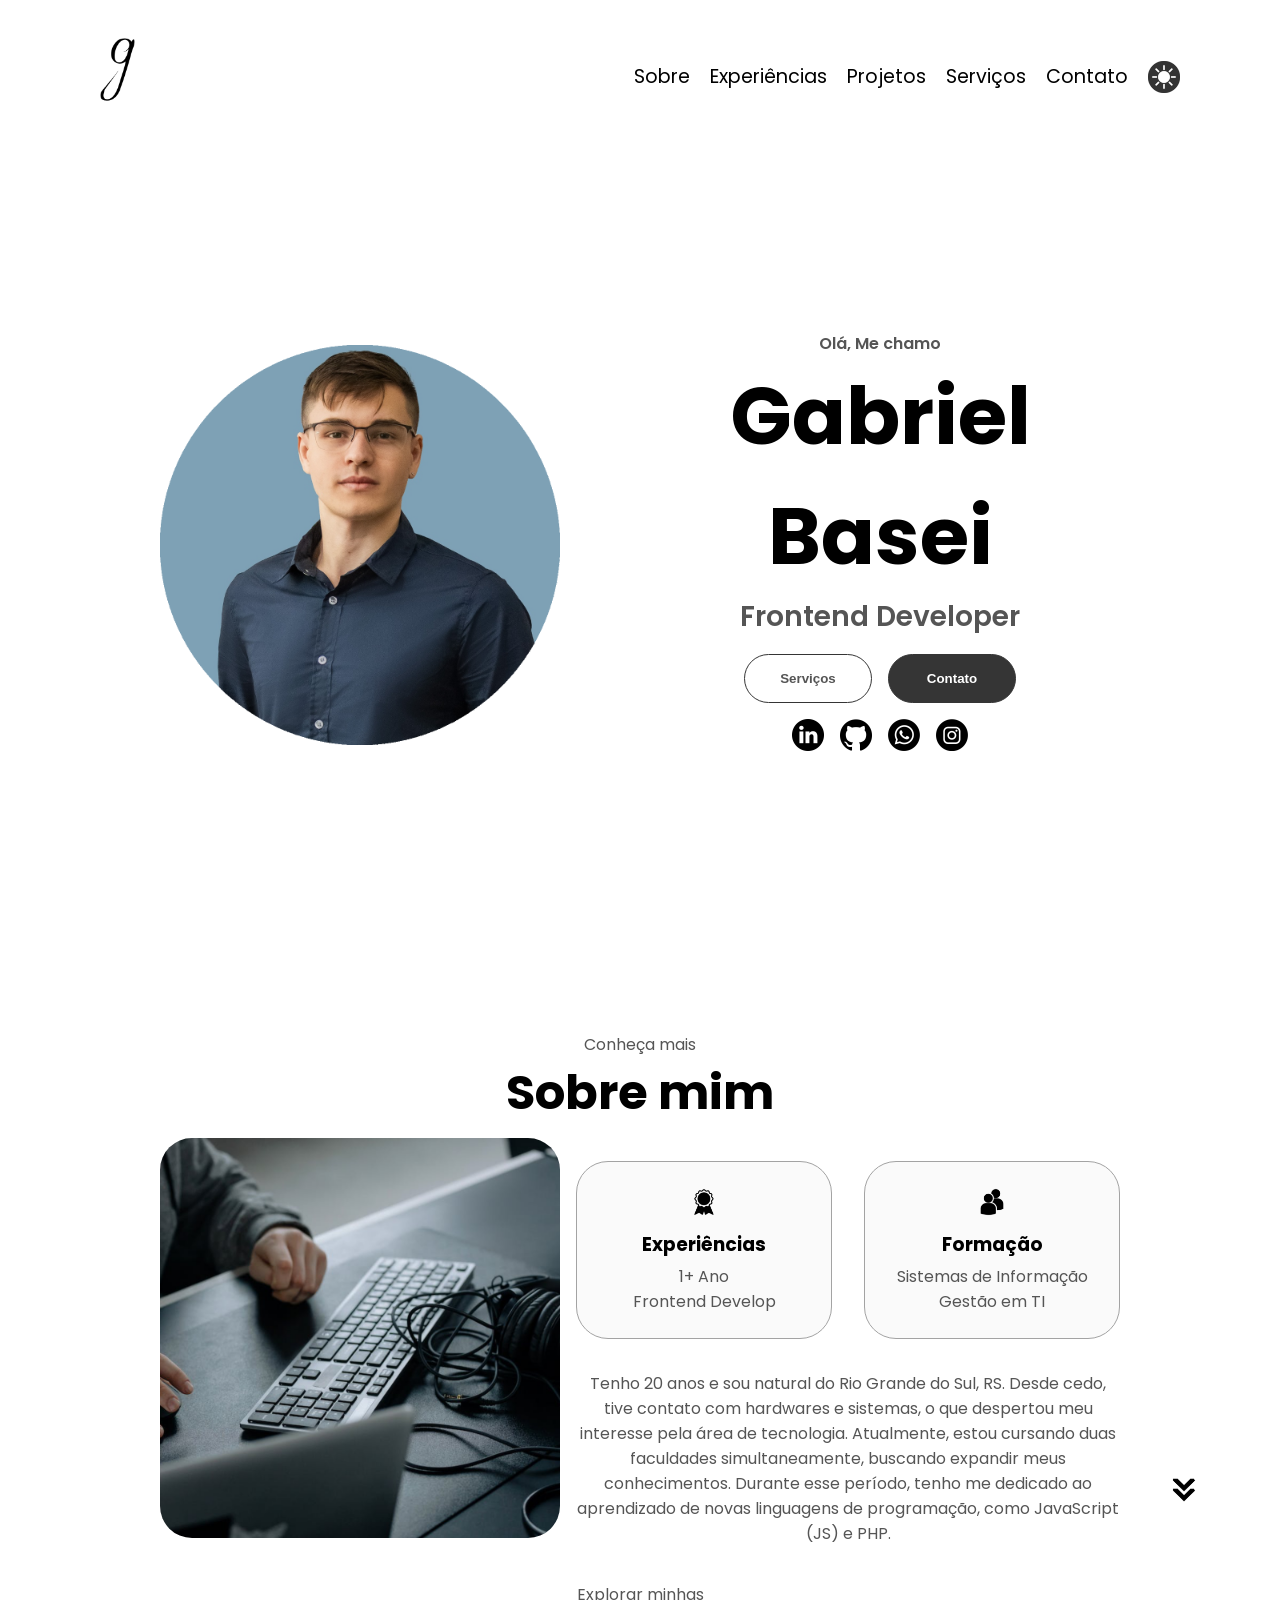
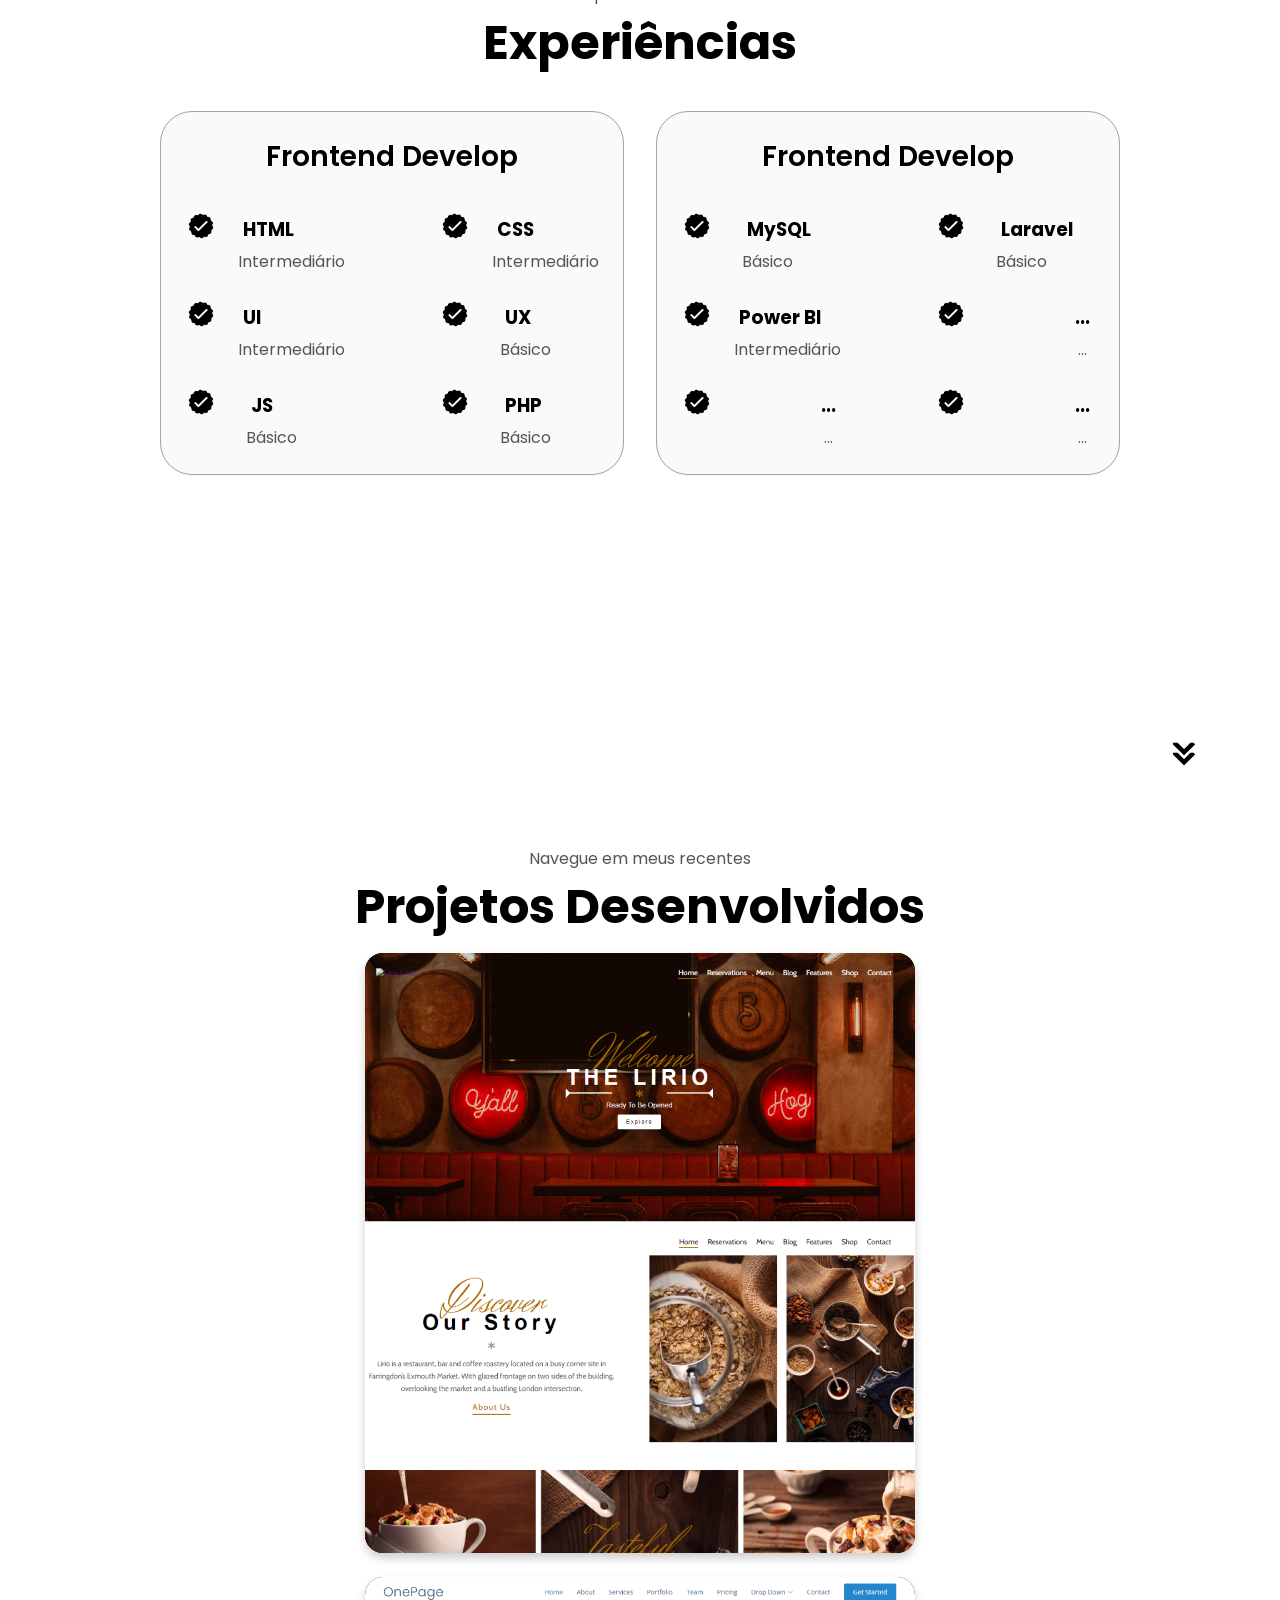
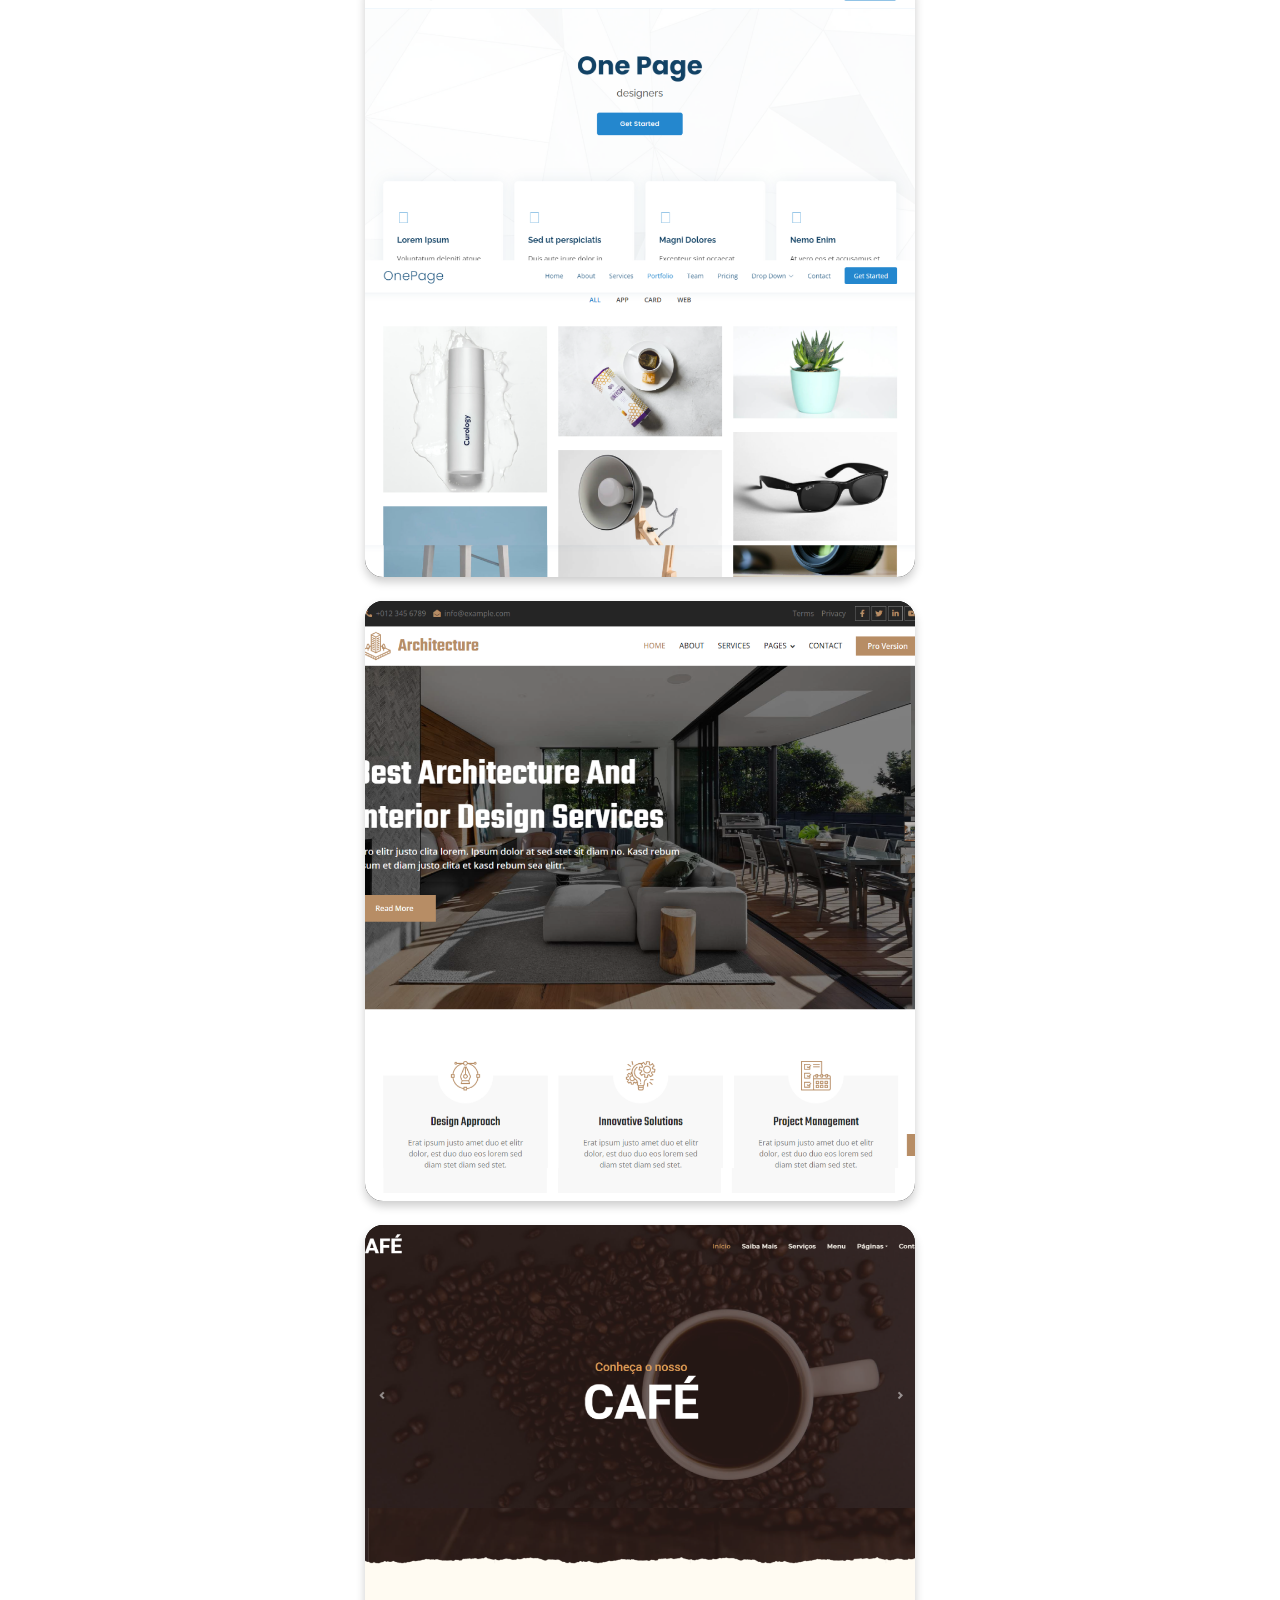
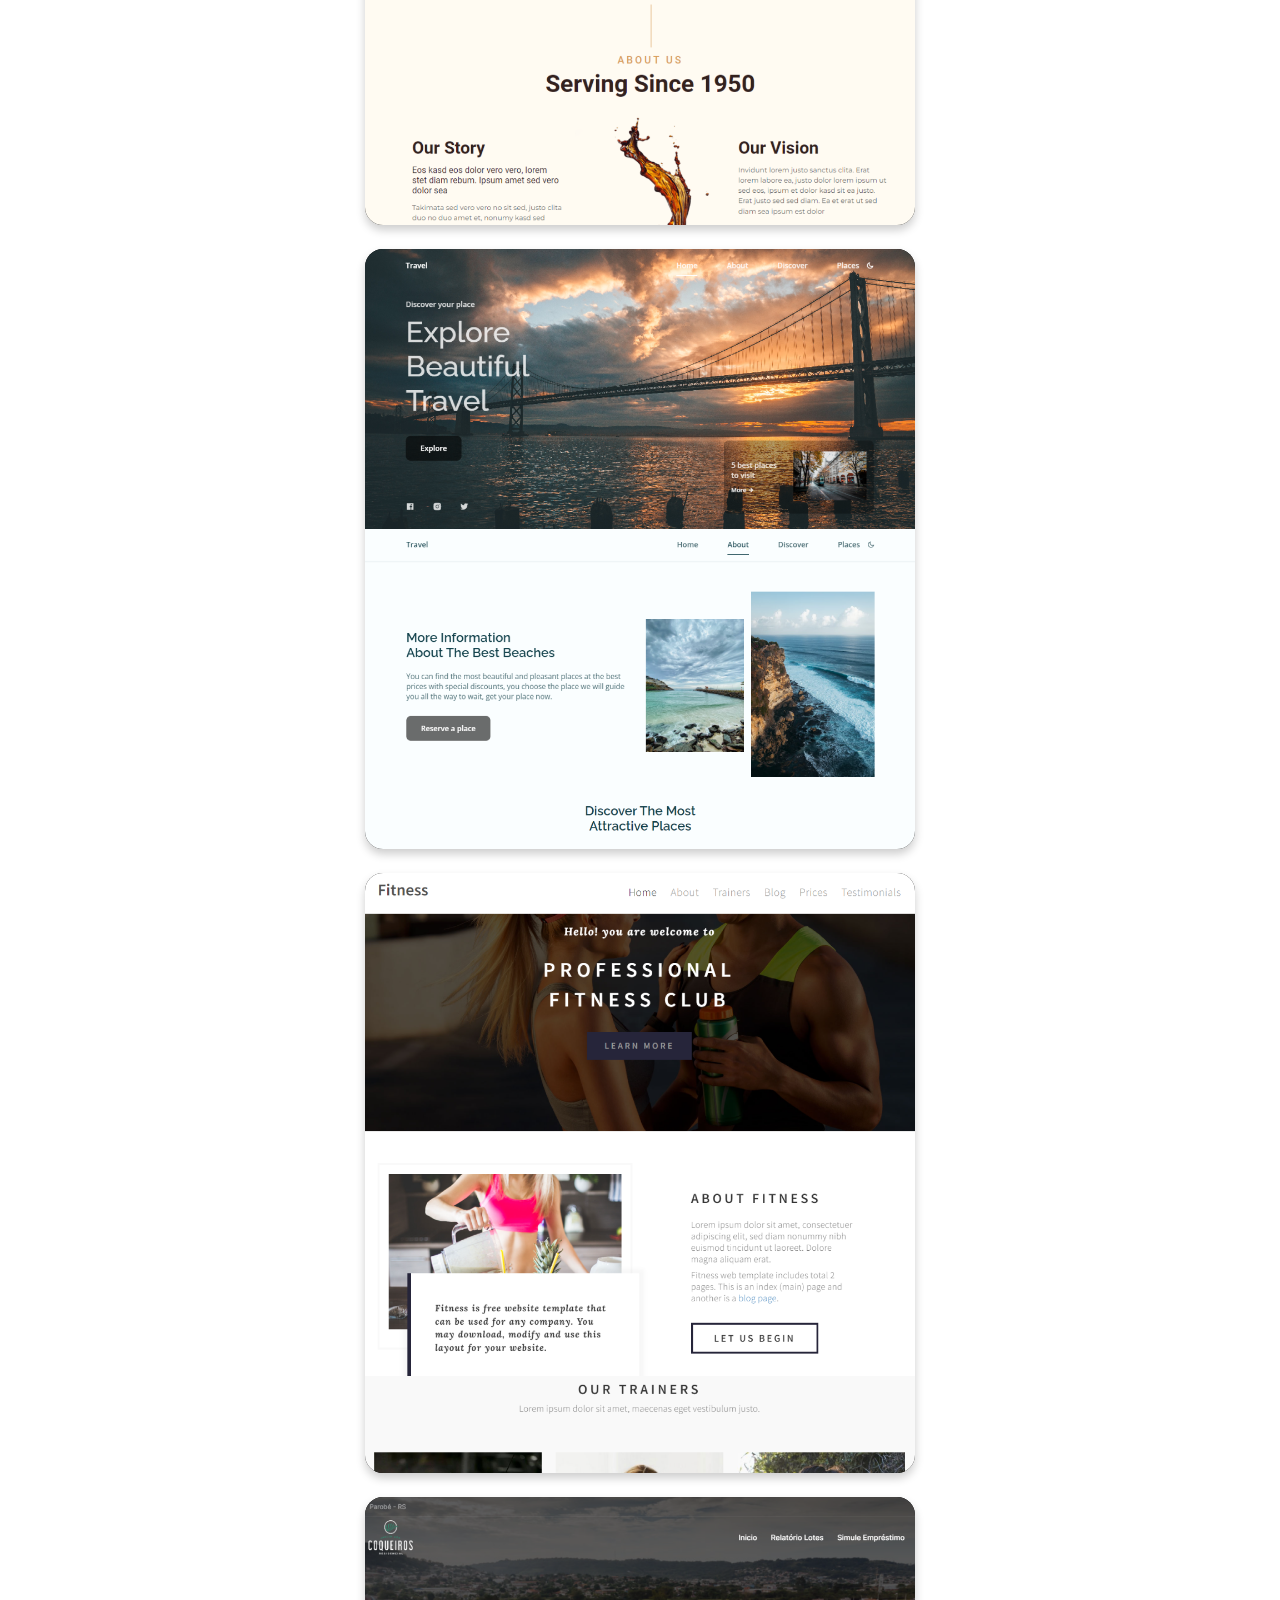
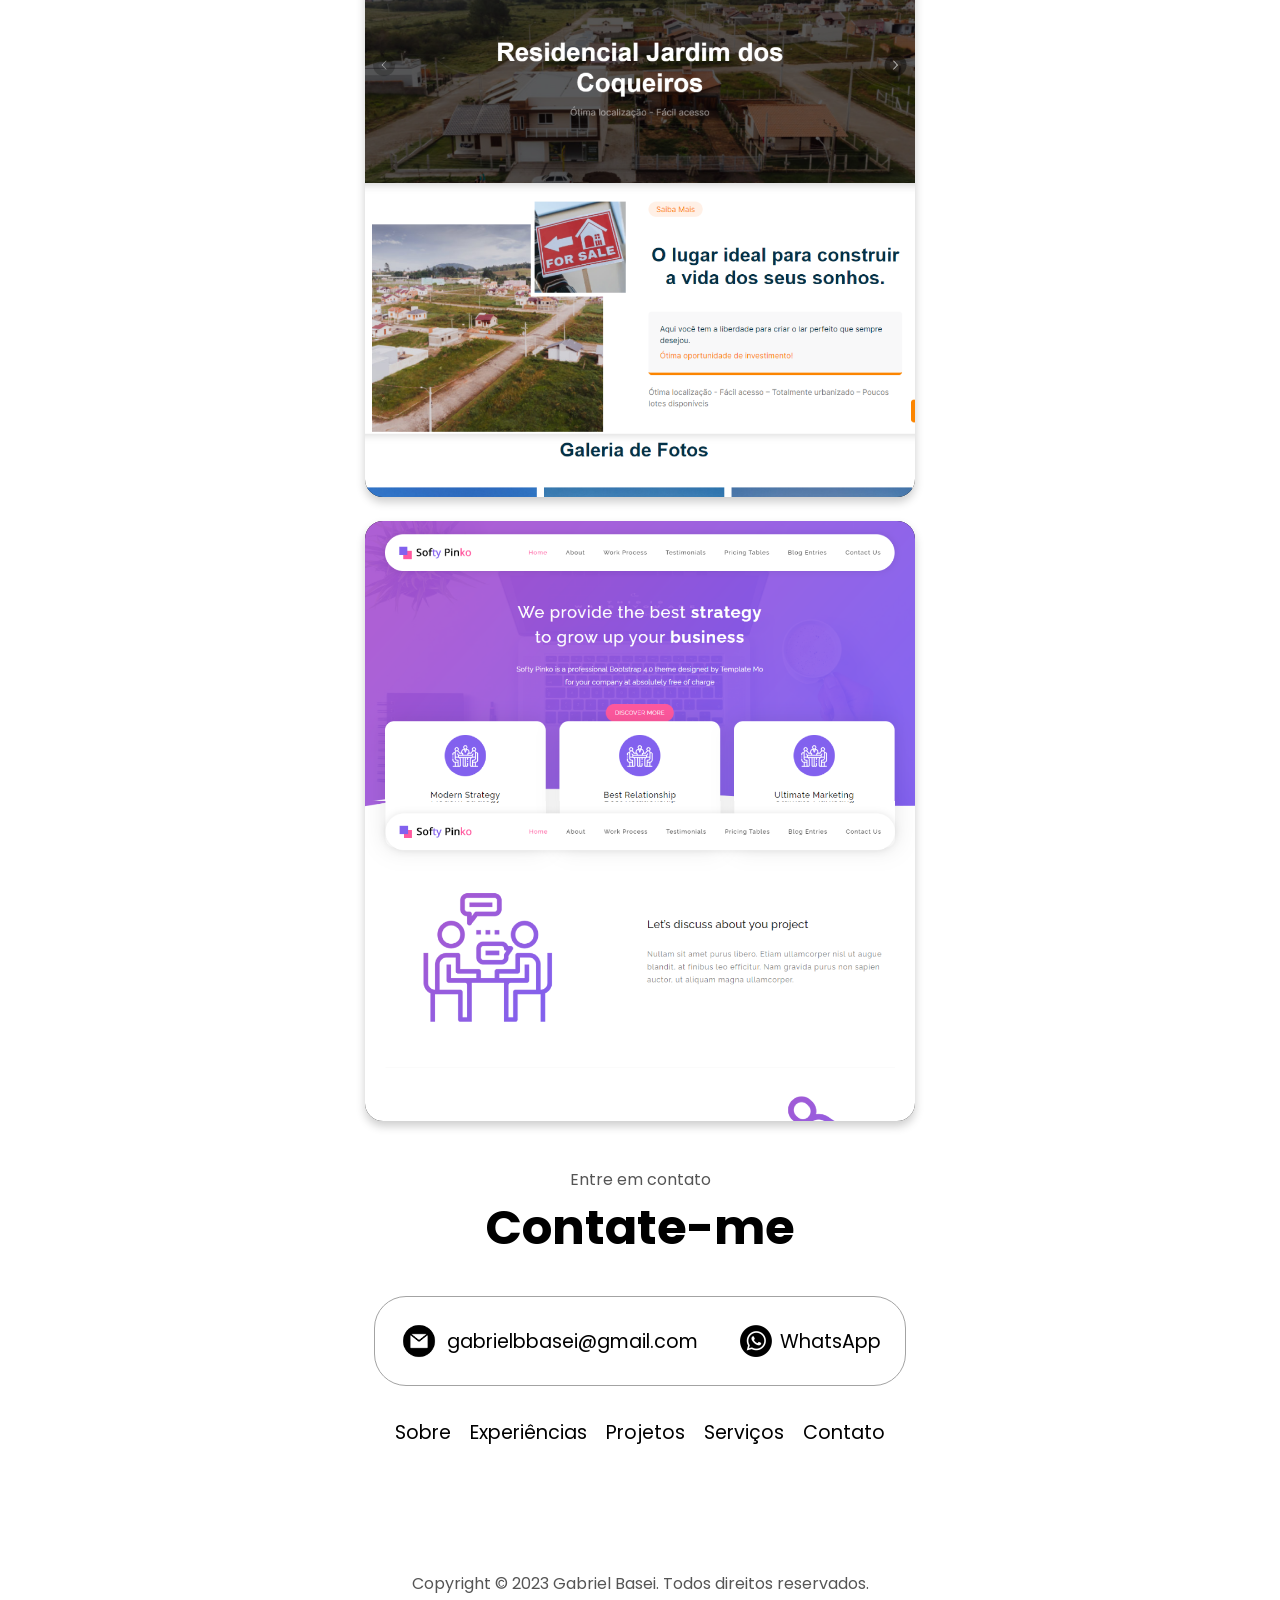
<file: index.html>
<!DOCTYPE html>
<html lang="pt-br">
  <head>
    <meta charset="UTF-8" />
    <meta http-equiv="X-UA-Compatible" content="IE=edge" />
    <meta name="viewport" content="width=device-width, initial-scale=1.0" />
    <title>Gabriel Basei</title>
    <link rel="stylesheet" href="style.css" />
    <link rel="stylesheet" href="mediaqueries.css" />
    <link rel="icon" href="assets/g2.png">
  </head>


  <body>
    <header>
      <nav id="desktop-nav" class="navbar">
        <div class="logo">
          <img
          id=""
          class="icon2 color-icon"
          src="assets/g1.png"
          src-light="assets/g1.png"
          src-dark="assets/g2.png"
          alt="Color them icon"
        /></div>
      <ul class="nav-menu">
          <li class="nav-item"><a href="#about">Sobre</a></li>
          <li class="nav-item"><a href="#experience">Experiências</a></li>
          <li class="nav-item"><a href="#projects">Projetos</a></li>
          <li class="nav-item"><a href="servicos.html">Serviços</a></li>
          <li class="nav-item"><a href="#contact">Contato</a></li>
            <img
              id="modeToggle" class="icon color-icon" src="./assets/theme_light.png" src-light="./assets/theme_light.png" src-dark="./assets/theme_dark.png" alt="Color them icon"/>
          </li>
        </ul>
        <div class="hamburguer">
            <span class="bar"></span>
            <span class="bar"></span>
            <span class="bar"></span>
        </div>
    </nav>

    <section id="profile">
      <div class="section__pic-container">
        <img src="./assets/eu.png" alt="Gabriel Basei" />
      </div>
      <div class="section__text">
        <p class="section__text__p1">Olá, Me chamo</p>
        <h1 class="title2">Gabriel Basei</h1>
        <p class="section__text__p2">Frontend Developer</p>
        <div class="btn-container">
          <button class="btn btn-color-2" onclick="window.open('assets/Serviços.pdf', '_blank')">
            Serviços
          </button>
          
          <button class="btn btn-color-1" onclick="location.href='./#contact'">
            Contato
          </button>
        </div>
        <div id="socials-container" target="_blank">

          <a target="_blank" href="https://www.linkedin.com/in/gabriel-basei-2a2ab2275/">
            <img src="./assets/linkedin_light.png" src-light="./assets/linkedin_light.png" src-dark="./assets/linkedin_dark.png" alt="Meu LinkedIn" class="icon linkedin-icon"/>
          </a>

          <a target="_blank" href="https://github.com">
          <img src="./assets/github_light.png"src-light="./assets/github_light.png"src-dark="./assets/github_dark.png"alt="Meu Github"class="icon github-icon"/>
          </a>

          <a target="_blank" href="https://wa.link/921nku">
          <img src="./assets/whats_light.png" src-light="./assets/whats_light.png" src-dark="./assets/whats_dark.png" alt="Meu WhatsApp" class="icon linkedin-icon"/>
          </a>
          
          <a target="_blank" href="https://www.instagram.com/gabrielsbasei/">
          <img src="./assets/insta_light.png" src-light="./assets/insta_light.png" src-dark="./assets/insta_dark.png" alt="Meu Instagram" class="icon linkedin-icon"/>
          </a>
        </div>
      </div>
    </section>
    <section id="about">
      <p class="section__text__p1">Conheça mais</p>
      <h1 class="title">Sobre mim</h1>
      <div class="section-container">
        <div class="section__pic-container">
          <img
            src="./assets/pc2.png"
            alt="Profile picture"
            class="about-pic"
          />
        </div>
        <div class="about-details-container">
          <div class="about-containers">
            <div class="details-container">
              <img
                src="./assets/experience_light.png"
                src-light="./assets/experience_light.png"
                src-dark="./assets/experience_dark.png"
                alt="Experience icon"
                class="icon"
              />
              <h3>Experiências</h3>
              <p>1+ Ano<br />Frontend Develop</p>
            </div>
            <div class="details-container">
              <img
                src="./assets/education_light.png"
                src-light="./assets/education_light.png"
                src-dark="./assets/education_dark.png"
                alt="Education icon"
                class="icon"
              />
              <h3>Formação</h3>
              <p>Sistemas de Informação<br />Gestão em TI</p>
            </div>
          </div>
          <div class="text-container">
            <p>
              Tenho 20 anos e sou natural do Rio Grande do Sul, RS. Desde cedo, tive contato com hardwares e sistemas, o que despertou meu interesse pela área de tecnologia. Atualmente, estou cursando duas faculdades simultaneamente, buscando expandir meus conhecimentos. Durante esse período, tenho me dedicado ao aprendizado de novas linguagens de programação, como JavaScript (JS) e PHP.
            </p>
          </div>
        </div>
      </div>
      <img
        src="./assets/arrow_light.png"
        src-light="./assets/arrow_light.png"
        src-dark="./assets/arrow_dark.png"
        alt="Arrow icon"
        class="icon arrow"
        onclick="location.href='./#experience'"
      />
    </section>
    <section id="experience">
      <p class="section__text__p1">Explorar minhas</p>
      <h1 class="title">Experiências</h1>
      <div class="experience-details-container">
        <div class="about-containers">
          <div class="details-container">
            <h2 class="experience-sub-title">Frontend Develop</h2>
            <div class="article-container">
              <article>
                <img
                  src="./assets/checkmark_light.png"
                  src-light="./assets/checkmark_light.png"
                  src-dark="./assets/checkmark_dark.png"
                  alt="Experience icon"
                  class="icon"
                />
                <div>
                  <h3>HTML</h3>
                  <p>Intermediário</p>
                </div>
              </article>
              <article>
                <img
                  src="./assets/checkmark_light.png"
                  src-light="./assets/checkmark_light.png"
                  src-dark="./assets/checkmark_dark.png"
                  alt="Experience icon"
                  class="icon"
                />
                <div>
                  <h3>CSS</h3>
                  <p>Intermediário</p>
                </div>
              </article>
              <article>
                <img
                  src="./assets/checkmark_light.png"
                  src-light="./assets/checkmark_light.png"
                  src-dark="./assets/checkmark_dark.png"
                  alt="Experience icon"
                  class="icon"
                />
                <div>
                  <h3>UI</h3>
                  <p>Intermediário</p>
                </div>
              </article>
              <article>
                <img
                  src="./assets/checkmark_light.png"
                  src-light="./assets/checkmark_light.png"
                  src-dark="./assets/checkmark_dark.png"
                  alt="Experience icon"
                  class="icon"
                />
                <div>
                  <h3>UX
                  </h3>
                  <p>Básico&nbsp;&nbsp;&nbsp;&nbsp;&nbsp;&nbsp;&nbsp;&nbsp;&nbsp;&nbsp;&nbsp;&nbsp;</p>
                </div>
              </article>
              <article>
                <img
                  src="./assets/checkmark_light.png"
                  src-light="./assets/checkmark_light.png"
                  src-dark="./assets/checkmark_dark.png"
                  alt="Experience icon"
                  class="icon"
                />
                <div>
                  <h3>JS</h3>
                  <p>Básico&nbsp;&nbsp;&nbsp;&nbsp;&nbsp;&nbsp;&nbsp;&nbsp;&nbsp;&nbsp;&nbsp;&nbsp;</p>
                </div>
              </article>
              <article>
                <img
                  src="./assets/checkmark_light.png"
                  src-light="./assets/checkmark_light.png"
                  src-dark="./assets/checkmark_dark.png"
                  alt="Experience icon"
                  class="icon"
                />
                <div>
                  <h3>PHP</h3>
                  <p>Básico&nbsp;&nbsp;&nbsp;&nbsp;&nbsp;&nbsp;&nbsp;&nbsp;&nbsp;&nbsp;&nbsp;&nbsp;</p>
                </div>
              </article>
            </div>
          </div>
          <div class="details-container">
            <h2 class="experience-sub-title">Frontend Develop</h2>
            <div class="article-container">
              <article>
                <img
                  src="./assets/checkmark_light.png"
                  src-light="./assets/checkmark_light.png"
                  src-dark="./assets/checkmark_dark.png"
                  alt="Experience icon"
                  class="icon"
                />
                <div>
                  <h3>MySQL</h3>
                  <p>Básico&nbsp;&nbsp;&nbsp;&nbsp;&nbsp;&nbsp;&nbsp;&nbsp;&nbsp;&nbsp;&nbsp;&nbsp;</p>
                </div>
              </article>
              <article>
                <img
                  src="./assets/checkmark_light.png"
                  src-light="./assets/checkmark_light.png"
                  src-dark="./assets/checkmark_dark.png"
                  alt="Experience icon"
                  class="icon"
                />
                <div>
                  <h3>Laravel</h3>
                  <p>Básico&nbsp;&nbsp;&nbsp;&nbsp;&nbsp;&nbsp;&nbsp;&nbsp;&nbsp;&nbsp;&nbsp;&nbsp;</p>
                </div>
              </article>
              <article>
                <img
                  src="./assets/checkmark_light.png"
                  src-light="./assets/checkmark_light.png"
                  src-dark="./assets/checkmark_dark.png"
                  alt="Experience icon"
                  class="icon"
                />
                <div>
                  <h3>Power BI</h3>
                  <p>Intermediário</p>
                </div>
              </article>
              <article>
                <img
                  src="./assets/checkmark_light.png"
                  src-light="./assets/checkmark_light.png"
                  src-dark="./assets/checkmark_dark.png"
                  alt="Experience icon"
                  class="icon"
                />
                <div>
                  <h3>...</h3>
                  <p>...</p>
                </div>
              </article>
              <article>
                <img
                  src="./assets/checkmark_light.png"
                  src-light="./assets/checkmark_light.png"
                  src-dark="./assets/checkmark_dark.png"
                  alt="Experience icon"
                  class="icon"
                />
                <div>
                  <h3>...</h3>
                  <p>...</p>
                </div>
              </article>
              <article>
                <img
                  src="./assets/checkmark_light.png"
                  src-light="./assets/checkmark_light.png"
                  src-dark="./assets/checkmark_dark.png"
                  alt="Experience icon"
                  class="icon"
                />
                <div>
                  <h3>...</h3>
                  <p>...</p>
                </div>
              </article>
            </div>
          </div>
        </div>
      </div>
      <img
        src="./assets/arrow_light.png"
        src-light="./assets/arrow_light.png"
        src-dark="./assets/arrow_dark.png"
        alt="Arrow icon"
        class="icon arrow"
        onclick="location.href='./#projects'"
      />
    </section>
    <section id="projects">
      <p class="section__text__p1">Navegue em meus recentes</p>
      <h1 class="title">Projetos Desenvolvidos</h1>

      <div class="experience-details-container">
        <div class="wrapper">
          <div class="card">
            <div class="poster"><img src="assets/LIRIO.png" alt="Location Unknown"></div>
            <div class="details">
              <h1>Lirio Restaurant</h1>
              <h2></h2>
              <div class="rating">
                <span></span>
              </div>
              <div class="tags">
                <span class="tag">Site Institucional</span>
                <span class="tag">Landing Page</span>
                <!-- <span class="tag">Drama</span>
                <span class="tag">Indie</span> -->
              </div>
              <p class="desc">
                Observe o site em funcionamento no link a baixo.
              </p>

              <div class="cast">
                <div class="btn-container">
                  <a href="servicos.html#contact"><button class="btn btn-color-2 project-btnv2">Adquira Agora</button></a>
                  </button>
                  <a target="_blank" href="projetos/Lirio Restaurant/index.html"><button class="btn btn-color-2 project-btnv2">Olhar Projeto</button></a>
                </div>
              </div>
            </div>
          </div>
          
<!-- segundo -->

          <div class="card">
            <div class="poster"><img src="assets/onepage.png" alt="Location Unknown"></div>
            <div class="details">
              <h1>One Page</h1>
              <h2></h2>
              <div class="rating">
                <!-- <i class="fas fa-star"></i>
                <i class="fas fa-star"></i>
                <i class="fas fa-star"></i>
                <i class="fas fa-star"></i>
                <i class="far fa-star"></i> -->
                <span></span>
              </div>
              <div class="tags">
                <span class="tag">Site Institucional</span>
                <!-- <span class="tag">Drama</span>
                <span class="tag">Indie</span> -->
              </div>
              <p class="desc">
                Observe o site em funcionamento no link a baixo.
              </p>

              <div class="cast">
                <div class="btn-container">
                  <a href="servicos.html#contact"><button class="btn btn-color-2 project-btnv2">Adquira Agora</button></a>
                  </button>
                  <a target="_blank" href="projetos/OnePage/OnePage/index.html"><button class="btn btn-color-2 project-btnv2">Olhar Projeto</button></a>
                </div>
              </div>
            </div>
          </div>
          
  <!-- terceiro -->

  <div class="card">
    <div class="poster"><img src="assets/Architecture.png" alt="Location Unknown"></div>
    <div class="details">
      <h1>Architecture</h1>
      <h2></h2>
      <div class="rating">
        <!-- <i class="fas fa-star"></i>
        <i class="fas fa-star"></i>
        <i class="fas fa-star"></i>
        <i class="fas fa-star"></i>
        <i class="far fa-star"></i> -->
        <span></span>
      </div>
      <div class="tags">
        <span class="tag">Site Institucional</span>
        <!-- <span class="tag">Drama</span>
        <span class="tag">Indie</span> -->
      </div>
      <p class="desc">
        Observe o site em funcionamento no link a baixo.
      </p>

      <div class="cast">
        <div class="btn-container">
          <a href="servicos.html#contact"><button class="btn btn-color-2 project-btnv2">Adquira Agora</button></a>
          </button>
          <a target="_blank" href="projetos/architecture/architecture/index.html"><button class="btn btn-color-2 project-btnv2">Olhar Projeto</button></a>
        </div>
      </div>
    </div>
  </div>

  <!-- wuarto -->

  <div class="card">
    <div class="poster"><img src="assets/project-1cafe.png" alt="Location Unknown"></div>
    <div class="details">
      <h1>Café</h1>
      <h2></h2>
      <div class="rating">
        <!-- <i class="fas fa-star"></i>
        <i class="fas fa-star"></i>
        <i class="fas fa-star"></i>
        <i class="fas fa-star"></i>
        <i class="far fa-star"></i> -->
        <span></span>
      </div>
      <div class="tags">
        <span class="tag">Landing Page</span>
        <!-- <span class="tag">Drama</span>
        <span class="tag">Indie</span> -->
      </div>
      <p class="desc">
        Observe o site em funcionamento no link a baixo.
      </p>

      <div class="cast">
        <div class="btn-container">
          <a href="servicos.html#contact"><button class="btn btn-color-2 project-btnv2">Adquira Agora</button></a>
          </button>
          <a target="_blank" href="projetos/Coffee/coffee-shop-html-template/index.html"><button class="btn btn-color-2 project-btnv2">Olhar Projeto</button></a>
        </div>
      </div>
    </div>
  </div>

  <!-- wuarto -->

  <div class="card">
    <div class="poster"><img src="assets/travel.png" alt="Location Unknown"></div>
    <div class="details">
      <h1>Travel</h1>
      <h2></h2>
      <div class="rating">
        <span></span>
      </div>
      <div class="tags">
        <span class="tag">Landing Page</span>
        <span class="tag">Portfólio</span>
      </div>
      <p class="desc">
        Observe o site em funcionamento no link a baixo.
      </p>

      <div class="cast">
        <div class="btn-container">
          <a href="servicos.html#contact"><button class="btn btn-color-2 project-btnv2">Adquira Agora</button></a>
          </button>
          <a target="_blank" href="projetos/Travel/responsive-travel-website-main/index.html"><button class="btn btn-color-2 project-btnv2">Olhar Projeto</button></a>
        </div>
      </div>
    </div>
  </div>

  <!-- quinto -->

  <div class="card">
    <div class="poster"><img src="assets/Fitness.png" alt="Location Unknown"></div>
    <div class="details">
      <h1>Fitness</h1>
      <h2></h2>
      <div class="rating">
        <!-- <i class="fas fa-star"></i>
        <i class="fas fa-star"></i>
        <i class="fas fa-star"></i>
        <i class="fas fa-star"></i>
        <i class="far fa-star"></i> -->
        <span></span>
      </div>
      <div class="tags">
        <span class="tag">Portfólio</span>
        <span class="tag">Landing Page</span>
        <span class="tag">Site Institucional</span>
      </div>
      <p class="desc">
        Observe o site em funcionamento no link a baixo.
      </p>

      <div class="cast">
        <div class="btn-container">
          <a href="servicos.html#contact"><button class="btn btn-color-2 project-btnv2">Adquira Agora</button></a>
          </button>
          <a target="_blank" href="projetos/Fitness/Fitness/index.html"><button class="btn btn-color-2 project-btnv2">Olhar Projeto</button></a>
        </div>
      </div>
    </div>
  </div>

  <!-- sexto -->
  <div class="card">
    <div class="poster"><img src="assets/ProjetoJardim.png" alt="Location Unknown"></div>
    <div class="details">
      <h1>Jardim Coqueiros</h1>
      <h2></h2>
      <div class="rating">
        <!-- <i class="fas fa-star"></i>
        <i class="fas fa-star"></i>
        <i class="fas fa-star"></i>
        <i class="fas fa-star"></i>
        <i class="far fa-star"></i> -->
        <span></span>
      </div>
      <div class="tags">
        <span class="tag">Portfólio</span>
        <!-- <span class="tag">Drama</span>
        <span class="tag">Indie</span> -->
      </div>
      <p class="desc">
        Observe o site em funcionamento no link a baixo.
      </p>

      <div class="cast">
        <div class="btn-container">
          <a href="servicos.html#contact"><button class="btn btn-color-2 project-btnv2">Adquira Agora</button></a>
          </button>
          <a target="_blank" href="projetos/JardimCoqueiros/index.html"><button class="btn btn-color-2 project-btnv2">Olhar Projeto</button></a>
        </div>
      </div>
    </div>
  </div>

  <div class="card">
    <div class="poster"><img src="assets/Landing-Pink.png" alt="Location Unknown"></div>
    <div class="details">
      <h1>Landing-Pink</h1>
      <h2></h2>
      <div class="rating">
        <!-- <i class="fas fa-star"></i>
        <i class="fas fa-star"></i>
        <i class="fas fa-star"></i>
        <i class="fas fa-star"></i>
        <i class="far fa-star"></i> -->
        <span></span>
      </div>
      <div class="tags">
        <span class="tag">Portfólio</span>
        <span class="tag">Landing Page</span>
        <!-- <span class="tag">Indie</span> -->
      </div>
      <p class="desc">
        Observe o site em funcionamento no link a baixo.
      </p>

      <div class="cast">
        <div class="btn-container">
          <a href="servicos.html#contact"><button class="btn btn-color-2 project-btnv2">Adquira Agora</button></a>
          </button>
          <a target="_blank" href="projetos/Landing-Pink/Landing-Pink/index.html"><button class="btn btn-color-2 project-btnv2">Olhar Projeto</button></a>
        </div>
      </div>
    </div>
  </div>
</div>
</div>
</section>

  <!-- fim dos projetos -->
    <section id="contact">
      <p class="section__text__p1">Entre em contato</p>
      <h1 class="title">Contate-me</h1>
      <div class="contact-info-upper-container">
        <div class="contact-info-container">
          <img
            src="./assets/email_light.png"
            src-light="./assets/email_light.png"
            src-dark="./assets/email_dark.png"
            alt="Email icon"
            class="icon contact-icon email-icon"
          />
          <p><a target="_blank" href="mailto:gabrielbbasei@gmail.com">gabrielbbasei@gmail.com&nbsp;&nbsp;</a></p>
        </div>
        <div class="contact-info-container">
          <img
            src="./assets/whats_light.png"
            src-light="./assets/whats_light.png"
            src-dark="./assets/whats_dark.png"
            class="icon linkedin-icon"
            onclick="location.href='https://wa.link/921nku'"
          />
          <p><a target="_blank" href="https://wa.link/921nku">WhatsApp</a></p>
        </div>
      </div>
    </section>
    <footer>
      <nav>
        <div class="nav-links-container">
          <ul class="nav-menu2">
            <li class="nav-item"><a href="#about" class="nav-link">Sobre</a></li>
            <li class="nav-item"><a href="#experience" class="nav-link">Experiências</a></li>
            <li class="nav-item"><a href="#projects" class="nav-link">Projetos</a></li>
            <li class="nav-item"><a href="servicos.html" class="nav-link">Serviços</a></li>
            <li class="nav-item"><a href="#contact">Contato</a></li>
          </ul>
        </div>
      </nav>
      <p>Copyright &#169; 2023 Gabriel Basei. Todos direitos reservados.</p>
    </footer>
    <script src="script.js"></script>
  </section>
  </body>
</html>
</file>
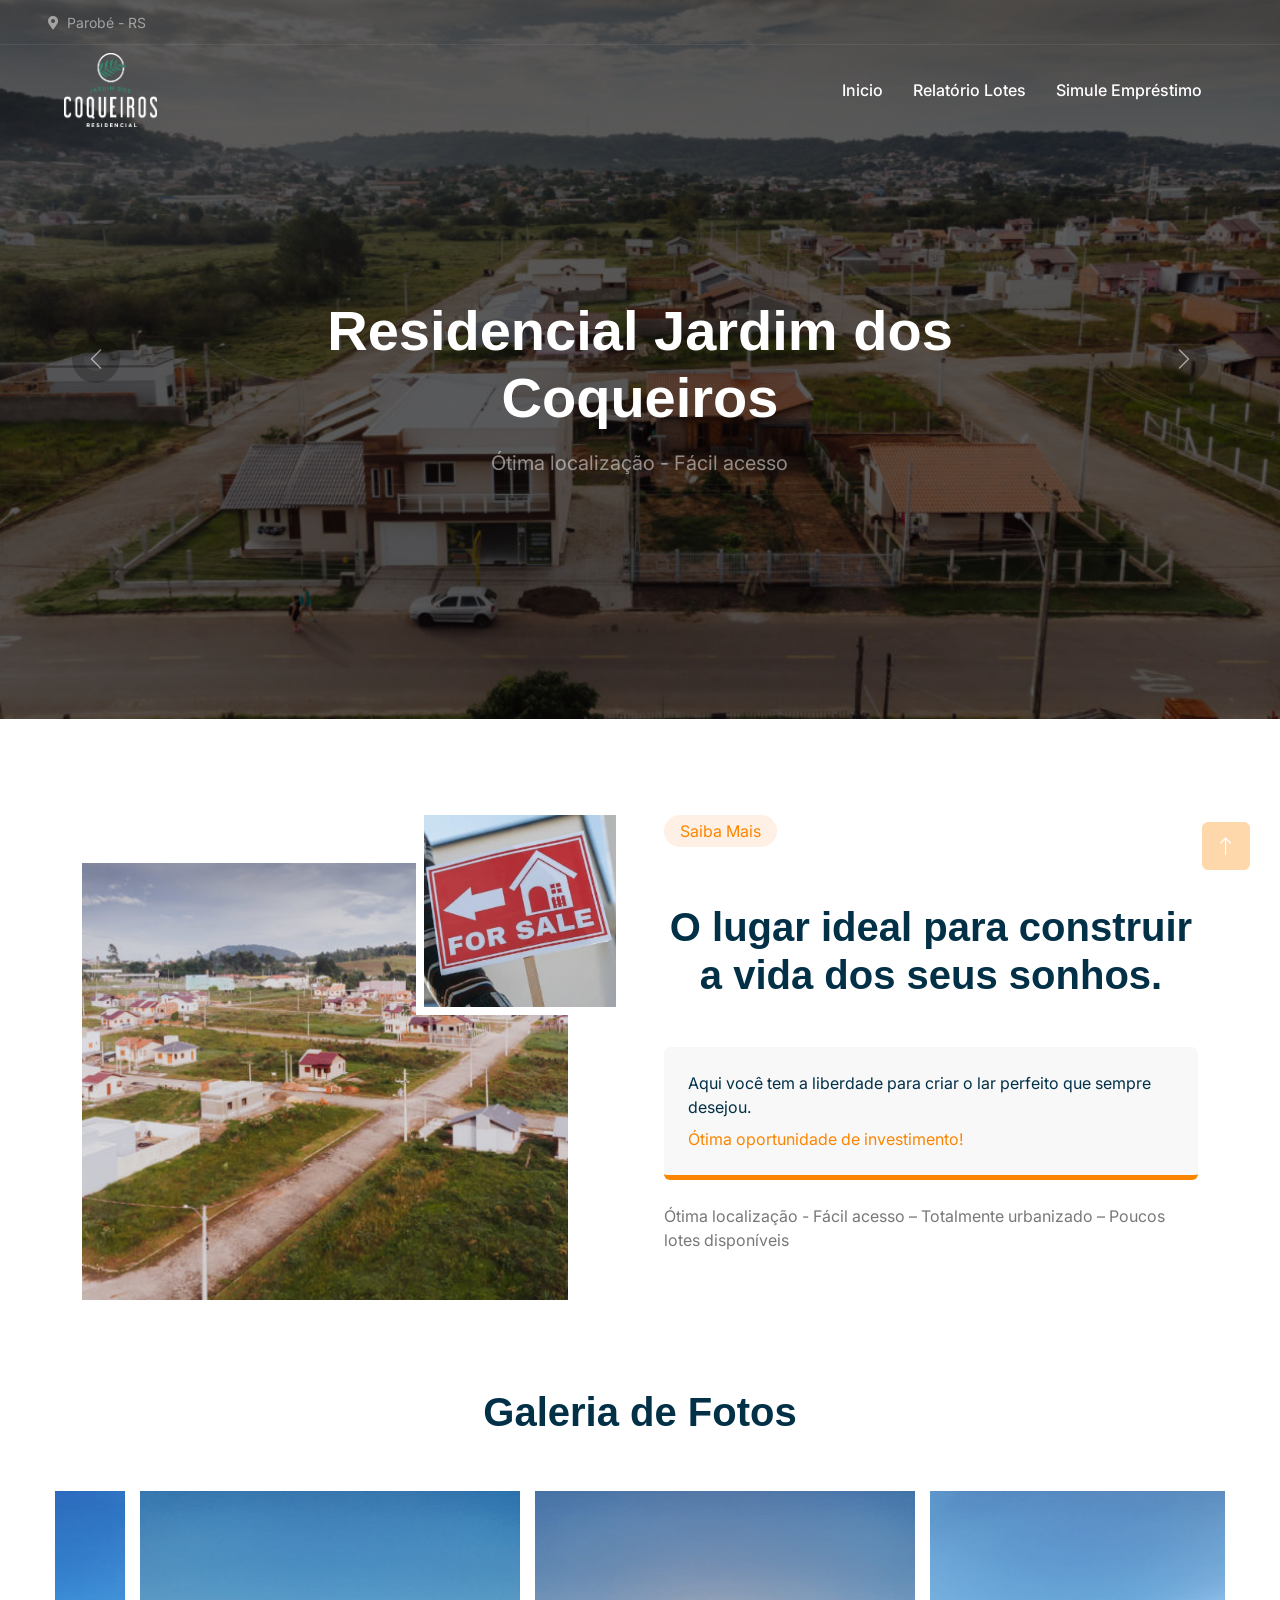
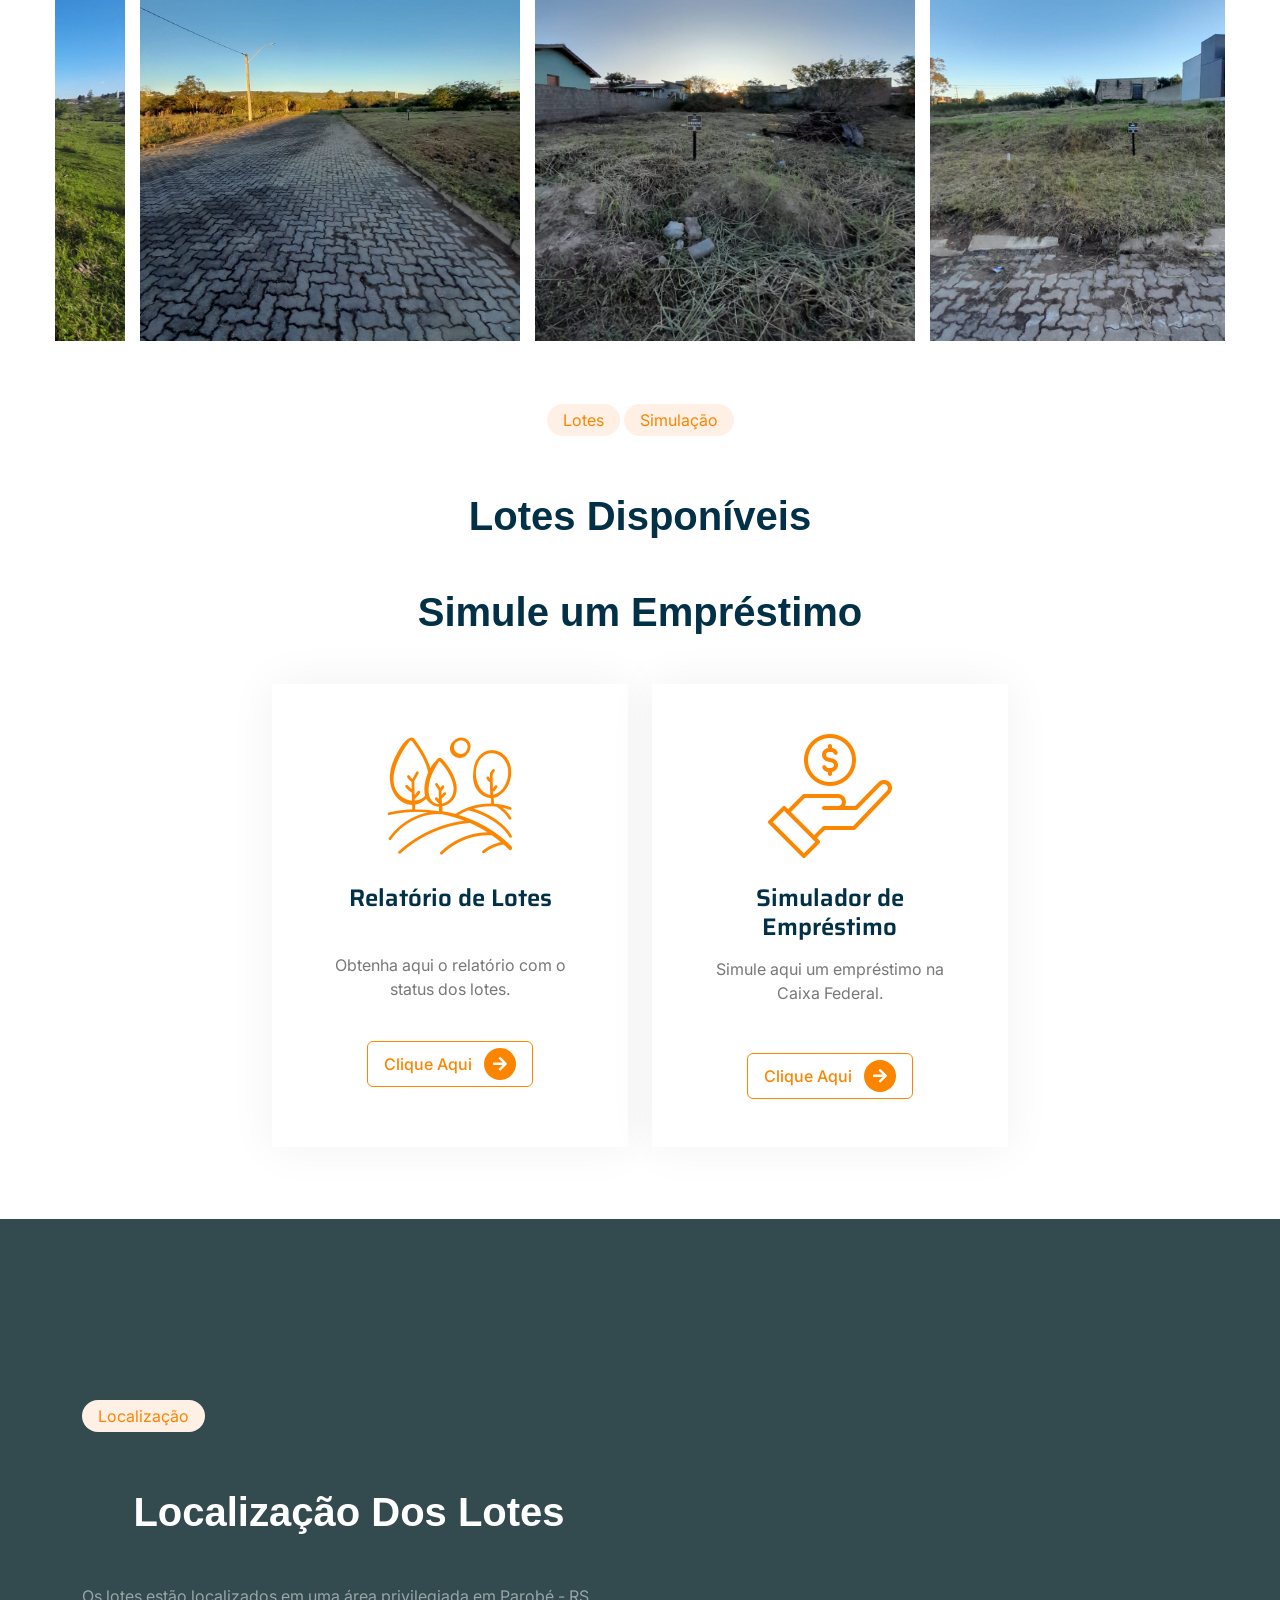
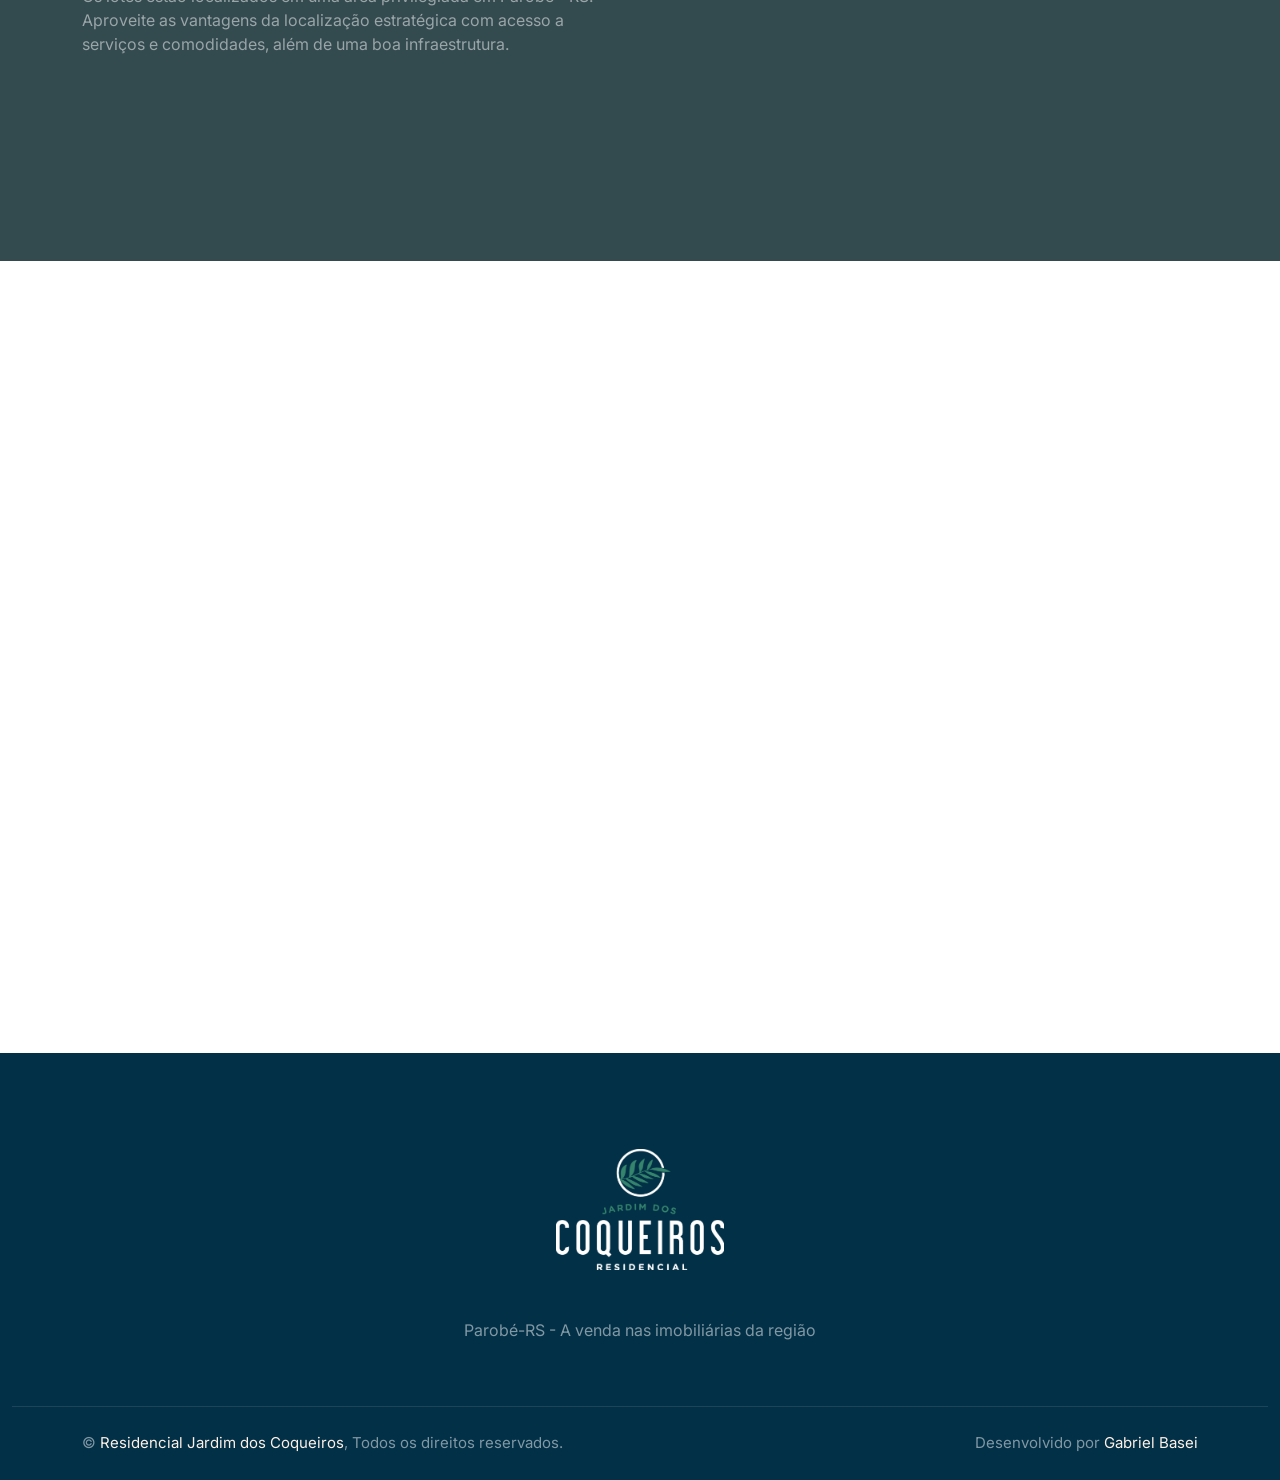
<file: projetos/JardimCoqueiros/index.html>
<!DOCTYPE html>
<html lang="pt-br">

<head>
    <meta charset="utf-8">
    <title>Residencial Jardim dos Coqueiros</title>
    <meta content="width=device-width, initial-scale=1.0" name="viewport">
    <meta content="" name="keywords">
    <meta content="" name="description">

    <!-- Favicon -->
    <link href="img/favicon.ico" rel="icon">

    <!-- Google Web Fonts -->
    <link rel="preconnect" href="https://fonts.googleapis.com">
    <link rel="preconnect" href="https://fonts.gstatic.com" crossorigin>
    <link href="https://fonts.googleapis.com/css2?family=Inter:wght@400;500;600&family=Saira:wght@500;600;700&display=swap" rel="stylesheet"> 

    <!-- Icon Font Stylesheet -->
    <link href="https://cdnjs.cloudflare.com/ajax/libs/font-awesome/5.10.0/css/all.min.css" rel="stylesheet">
    <link href="https://cdn.jsdelivr.net/npm/bootstrap-icons@1.4.1/font/bootstrap-icons.css" rel="stylesheet">

    <!-- Libraries Stylesheet -->
    <link href="lib/animate/animate.min.css" rel="stylesheet">
    <link href="lib/owlcarousel/assets/owl.carousel.min.css" rel="stylesheet">

    <!-- Customized Bootstrap Stylesheet -->
    <link href="css/bootstrap.min.css" rel="stylesheet">

    <!-- Template Stylesheet -->
    <link href="css/style.css" rel="stylesheet">
</head>

<body>
    <!-- Spinner Start -->
    <div id="spinner" class="show bg-white position-fixed translate-middle w-100 vh-100 top-50 start-50 d-flex align-items-center justify-content-center">
        <div class="spinner-grow text-primary" role="status"></div>
    </div>
    <!-- Spinner End -->


    <!-- Navbar Start -->
    <div class="container-fluid fixed-top px-0 wow fadeIn" data-wow-delay="0.1s">
        <div class="top-bar text-white-50 row gx-0 align-items-center d-none d-lg-flex">
            <div class="col-lg-6 px-5 text-start">
                <small><i class="fa fa-map-marker-alt me-2"></i>Parobé - RS</small>
                <!-- <small class="ms-4"><i class="fa fa-envelope me-2"></i>info@example.com</small> -->
            </div>
            <!-- <div class="col-lg-6 px-5 text-end">
                <small>Follow us:</small>
                <a class="text-white-50 ms-3" href=""><i class="fab fa-facebook-f"></i></a>
                <a class="text-white-50 ms-3" href=""><i class="fab fa-twitter"></i></a>
                <a class="text-white-50 ms-3" href=""><i class="fab fa-linkedin-in"></i></a>
                <a class="text-white-50 ms-3" href=""><i class="fab fa-instagram"></i></a>
            </div> -->
        </div>

        <nav class="navbar navbar-expand-lg navbar-dark py-lg- px-lg-5 wow fadeIn" data-wow-delay="0.1s">
            <a href="index.html" class="navbar-brand ms-4 ms-lg-0" >
                <!-- <h1 class="fw-bold text-primary m-0">Jardim<span class="text-white">Coqueiros</span></h1> -->
                <h1 class="" src="img2/logo.png"></h1>
            </a>
            <button type="button" class="navbar-toggler me-4" data-bs-toggle="collapse" data-bs-target="#navbarCollapse">
                <span class="navbar-toggler-icon"></span>
            </button>
            <div class="collapse navbar-collapse" id="navbarCollapse">
                    <div class="navbar-nav ms-auto p-4 p-lg-0">
                        <img src="img2/logo2.png" alt="Logo da empresa" class="img2">

                        <div class="navbar-nav ms-auto p-4 p-lg-0">
                    
                            <a href="index.html" class="nav-item nav-link">Inicio</a>
                            <a class="nav-item nav-link" href="arquivos/StatusLotes.pdf" target="_blank">Relatório Lotes</a>
                            <a class="nav-item nav-link" href="https://simuladorcaixafacil.com.br/simulacao-caixa-de-emprestimo-habitacional/" target="_blank">Simule Empréstimo</a>
                    
                    <!-- <div class="nav-item dropdown">
                        <a href="#" class="nav-link dropdown-toggle" data-bs-toggle="dropdown">Pages</a>
                        <div class="dropdown-menu m-0">
                            <a href="service.html" class="dropdown-item">Service</a>
                            <a href="donate.html" class="dropdown-item">Donate</a>
                            <a href="team.html" class="dropdown-item">Our Team</a>
                            <a href="testimonial.html" class="dropdown-item">Testimonial</a>
                            <a href="404.html" class="dropdown-item">404 Page</a>
                        </div>
                    </div> -->
                    <!-- <a href="contact.html" class="nav-item nav-link">Contato</a> -->
                </div>
                <!-- <div class="d-none d-lg-flex ms-2">
                    <a class="btn btn-outline-primary py-2 px-3" href="">
                        Donate Now
                        <div class="d-inline-flex btn-sm-square bg-white text-primary rounded-circle ms-2">
                            <i class="fa fa-arrow-right"></i>
                        </div> -->
                    </a>
                </div>
            </div>
        </nav>
    </div>
    <!-- Navbar End -->


    <!-- Carousel Start -->
    <div class="container-fluid p-0 mb-5">
        <div id="header-carousel" class="carousel slide" data-bs-ride="carousel">
            <div class="carousel-inner">
                <div class="carousel-item active">
                    <img class="w-100" src="img2/imagem9.jpg" alt="Image">
                    <div class="carousel-caption">
                        <div class="container">
                            <div class="row justify-content-center">
                                <div class="col-lg-7 pt-5">
                                    <h1 class="display-4 text-white mb-3 animated slideInDown">Residencial Jardim dos Coqueiros</h1>
                                    <p class="fs-5 text-white-50 mb-5 animated slideInDown">Ótima localização - Fácil acesso</p>
                                    <!-- <a class="btn btn-primary py-2 px-3 animated slideInDown" href="">
                                        Saiba Mais.
                                        <div class="d-inline-flex btn-sm-square bg-white text-primary rounded-circle ms-2">
                                            <i class="fa fa-arrow-right"></i>
                                        </div>
                                    </a> -->
                                </div>
                            </div>
                        </div>
                    </div>
                </div>
                <div class="carousel-item">
                    <img class="w-100" src="img2/imagem8.jpg" alt="Image">
                    <div class="carousel-caption">
                        <div class="container">
                            <div class="row justify-content-center">
                                <div class="col-lg-7 pt-5">
                                    <h1 class="display-4 text-white mb-3 animated slideInDown">Residencial Jardim dos Coqueiros</h1>
                                    <p class="fs-5 text-white-50 mb-5 animated slideInDown">Totalmente urbanizado – Poucos lotes disponíveis</p>
                                    <!-- <a class="btn btn-primary py-2 px-3 animated slideInDown" href="">
                                        Saiba Mais.
                                        <div class="d-inline-flex btn-sm-square bg-white text-primary rounded-circle ms-2">
                                            <i class="fa fa-arrow-right"></i>
                                        </div>
                                    </a> -->
                                </div>
                            </div>
                        </div>
                    </div>
                </div>
            </div>
            <button class="carousel-control-prev" type="button" data-bs-target="#header-carousel"
                data-bs-slide="prev">
                <span class="carousel-control-prev-icon" aria-hidden="true"></span>
                <span class="visually-hidden">Previous</span>
            </button>
            <button class="carousel-control-next" type="button" data-bs-target="#header-carousel"
                data-bs-slide="next">
                <span class="carousel-control-next-icon" aria-hidden="true"></span>
                <span class="visually-hidden">Next</span>
            </button>
        </div>
    </div>
    <!-- Carousel End -->


    <!-- About Start -->
    <div class="container-xxl py-5">
        <div class="container">
            <div class="row g-5">
                <div class="col-lg-6 wow fadeInUp" data-wow-delay="0.1s">
                    <div class="position-relative overflow-hidden h-100" style="min-height: 400px;">
                        <img class="position-absolute w-100 h-100 pt-5 pe-5" src="img2/imagem3.jpg" alt="" style="object-fit: cover;">
                        <img class="position-absolute top-0 end-0 bg-white ps-2 pb-2" src="img2/seel.png" alt="" style="width: 200px; height: 200px;">
                    </div>
                </div>
                <div class="col-lg-6 wow fadeInUp" data-wow-delay="0.5s">
                    <div class="h-100">
                        <div class="d-inline-block rounded-pill bg-secondary text-primary py-1 px-3 mb-3">Saiba Mais</div>
                        <h1 class="display-6 mb-5">O lugar ideal para construir a vida dos seus sonhos.</h1>
                        <div class="bg-light border-bottom border-5 border-primary rounded p-4 mb-4">
                            <p class="text-dark mb-2">Aqui você tem a liberdade para criar o lar perfeito que sempre desejou.</p>
                            <span class="text-primary">Ótima oportunidade
                                de investimento!</span>
                        </div>
                        <p class="mb-5">Ótima localização - Fácil acesso – Totalmente urbanizado – Poucos lotes disponíveis</p>
                        <!-- <a class="btn btn-primary py-2 px-3 me-3" href="">
                            Learn More
                            <div class="d-inline-flex btn-sm-square bg-white text-primary rounded-circle ms-2">
                                <i class="fa fa-arrow-right"></i>
                            </div>
                        </a> -->
                        <!-- <a class="btn btn-outline-primary py-2 px-3" href="">
                            Contato
                            <div class="d-inline-flex btn-sm-square bg-primary text-white rounded-circle ms-2">
                                <i class="fa fa-arrow-right"></i>
                            </div>
                        </a> -->
                    </div>
                </div>
            </div>
        </div>
    </div>
    <!-- About End -->


    <!-- Causes Start -->
    <!-- <div class="container-xxl bg-light my-5 py-5">
        <div class="container py-5">
            <div class="text-center mx-auto mb-5 wow fadeInUp" data-wow-delay="0.1s" style="max-width: 500px;">
                <div class="d-inline-block rounded-pill bg-secondary text-primary py-1 px-3 mb-3">Feature Causes</div>
                <h1 class="display-6 mb-5">Every Child Deserves The Opportunity To Learn</h1>
            </div>
            <div class="row g-4 justify-content-center">
                <div class="col-lg-4 col-md-6 wow fadeInUp" data-wow-delay="0.1s">
                    <div class="causes-item d-flex flex-column bg-white border-top border-5 border-primary rounded-top overflow-hidden h-100">
                        <div class="text-center p-4 pt-0">
                            <div class="d-inline-block bg-primary text-white rounded-bottom fs-5 pb-1 px-3 mb-4">
                                <small>Education</small>
                            </div>
                            <h5 class="mb-3">Education For African Children</h5>
                            <p>Tempor erat elitr rebum at clita dolor diam ipsum sit diam amet diam et eos</p>
                            <div class="causes-progress bg-light p-3 pt-2">
                                <div class="d-flex justify-content-between">
                                    <p class="text-dark">$10,000 <small class="text-body">Goal</small></p>
                                    <p class="text-dark">$9,542 <small class="text-body">Raised</small></p>
                                </div>
                                <div class="progress">
                                    <div class="progress-bar" role="progressbar" aria-valuenow="90" aria-valuemin="0" aria-valuemax="100">
                                        <span>90%</span>
                                    </div>
                                </div>
                            </div>
                        </div>
                        <div class="position-relative mt-auto">
                            <img class="img-fluid" src="img/courses-1.jpg" alt="">
                            <div class="causes-overlay">
                                <a class="btn btn-outline-primary" href="">
                                    Read More
                                    <div class="d-inline-flex btn-sm-square bg-primary text-white rounded-circle ms-2">
                                        <i class="fa fa-arrow-right"></i>
                                    </div>
                                </a>
                            </div>
                        </div>
                    </div>
                </div>
                <div class="col-lg-4 col-md-6 wow fadeInUp" data-wow-delay="0.3s">
                    <div class="causes-item d-flex flex-column bg-white border-top border-5 border-primary rounded-top overflow-hidden h-100">
                        <div class="text-center p-4 pt-0">
                            <div class="d-inline-block bg-primary text-white rounded-bottom fs-5 pb-1 px-3 mb-4">
                                <small>Pure Water</small>
                            </div>
                            <h5 class="mb-3">Ensure Pure Drinking Water</h5>
                            <p>Tempor erat elitr rebum at clita dolor diam ipsum sit diam amet diam et eos</p>
                            <div class="causes-progress bg-light p-3 pt-2">
                                <div class="d-flex justify-content-between">
                                    <p class="text-dark">$10,000 <small class="text-body">Goal</small></p>
                                    <p class="text-dark">$9,542 <small class="text-body">Raised</small></p>
                                </div>
                                <div class="progress">
                                    <div class="progress-bar" role="progressbar" aria-valuenow="90" aria-valuemin="0" aria-valuemax="100">
                                        <span>90%</span>
                                    </div>
                                </div>
                            </div>
                        </div>
                        <div class="position-relative mt-auto">
                            <img class="img-fluid" src="img/courses-2.jpg" alt="">
                            <div class="causes-overlay">
                                <a class="btn btn-outline-primary" href="">
                                    Read More
                                    <div class="d-inline-flex btn-sm-square bg-primary text-white rounded-circle ms-2">
                                        <i class="fa fa-arrow-right"></i>
                                    </div>
                                </a>
                            </div>
                        </div>
                    </div>
                </div>
                <div class="col-lg-4 col-md-6 wow fadeInUp" data-wow-delay="0.5s">
                    <div class="causes-item d-flex flex-column bg-white border-top border-5 border-primary rounded-top overflow-hidden h-100">
                        <div class="text-center p-4 pt-0">
                            <div class="d-inline-block bg-primary text-white rounded-bottom fs-5 pb-1 px-3 mb-4">
                                <small>Healthy Life</small>
                            </div>
                            <h5 class="mb-3">Ensure Medical Treatment</h5>
                            <p>Tempor erat elitr rebum at clita dolor diam ipsum sit diam amet diam et eos</p>
                            <div class="causes-progress bg-light p-3 pt-2">
                                <div class="d-flex justify-content-between">
                                    <p class="text-dark">$10,000 <small class="text-body">Goal</small></p>
                                    <p class="text-dark">$9,542 <small class="text-body">Raised</small></p>
                                </div>
                                <div class="progress">
                                    <div class="progress-bar" role="progressbar" aria-valuenow="90" aria-valuemin="0" aria-valuemax="100">
                                        <span>90%</span>
                                    </div>
                                </div>
                            </div>
                        </div>
                        <div class="position-relative mt-auto">
                            <img class="img-fluid" src="img/courses-3.jpg" alt="">
                            <div class="causes-overlay">
                                <a class="btn btn-outline-primary" href="">
                                    Read More
                                    <div class="d-inline-flex btn-sm-square bg-primary text-white rounded-circle ms-2">
                                        <i class="fa fa-arrow-right"></i>
                                    </div>
                                </a>
                            </div>
                        </div>
                    </div>
                </div>
            </div>
        </div>
    </div> -->
    <!-- Causes End -->

            <!-- <div class="container-fluid p-0 mb-5">
                <div id="header-carousel" class="carousel slide" data-bs-ride="carousel">
                    <div class="carousel-inner">
                        <div class="carousel-item active">
                            <img class="w-100" src="img2/imagem9.jpg" alt="Image">
                            <div class="carousel-caption">
                                <div class="container">
                                    <div class="row justify-content-center">
                                        <div class="col-lg-7 pt-5"> -->
                                            <!-- <a class="btn btn-primary py-2 px-3 animated slideInDown" href="">
                                                Saiba Mais.
                                                <div class="d-inline-flex btn-sm-square bg-white text-primary rounded-circle ms-2">
                                                    <i class="fa fa-arrow-right"></i>
                                                </div>
                                            </a> -->
                                        <!-- </div>
                                    </div>
                                </div>
                            </div>
                        </div>
                        <div class="carousel-item">
                            <img class="w-100" src="img2/imagem8.jpg" alt="Image">
                            <div class="carousel-caption">
                                <div class="container">
                                    <div class="row justify-content-center"> -->

                                            <!-- <a class="btn btn-primary py-2 px-3 animated slideInDown" href="">
                                                Saiba Mais.
                                                <div class="d-inline-flex btn-sm-square bg-white text-primary rounded-circle ms-2">
                                                    <i class="fa fa-arrow-right"></i>
                                                </div>
                                            </a> -->
                                        <!-- </div>
                                    </div>
                                </div>
                            </div>
                        </div>
                    </div>
                    <button class="carousel-control-prev" type="button" data-bs-target="#header-carousel"
                        data-bs-slide="prev">
                        <span class="carousel-control-prev-icon" aria-hidden="true"></span>
                        <span class="visually-hidden">Previous</span>
                    </button>
                    <button class="carousel-control-next" type="button" data-bs-target="#header-carousel"
                        data-bs-slide="next">
                        <span class="carousel-control-next-icon" aria-hidden="true"></span>
                        <span class="visually-hidden">Next</span>
                    </button>
                </div>
            </div> -->
            <div class=" wow fadeInUp" data-wow-delay="0.1s">
                <div class="galeria">
                    <h1>Galeria de Fotos</h1>
                    <div class="container2">
                    <div class="gallery-wrapper">
                        <div class="gallery">
                        <img src="img3/1.jpg" alt="" class="item2 current2-item">
                        <img src="img3/11.jpg" alt="" class="item2 current2-item">
                        <img src="img3/12.jpg" alt="" class="item2 current2-item">
                        <img src="img3/13.jpg" alt="" class="item2 current2-item">
                        <img src="img3/2.jpg" alt="" class="item2 current2-item">
                        <img src="img3/3.jpg" alt="" class="item2 current2-item">
                        <img src="img3/4.jpg" alt="" class="item2 current2-item">
                        <img src="img3/5.jpg" alt="" class="item2 current2-item">
                        <img src="img3/6.jpg" alt="" class="item2 current2-item">
                        <img src="img3/7.jpg" alt="" class="item2 current2-item">
                        <img src="img3/8.jpg" alt="" class="item2 current2-item">
                        <img src="img3/9.jpg" alt="" class="item2 current2-item">
                        </div>
                    </div>
                    </div>
                </div>
            </div>
              
              <script>
                const gallery = document.querySelector('.gallery');
                const images = document.querySelectorAll('.item2');
                let currentIndex = 0;
              
                function showCurrentImage() {
                  gallery.style.transform = `translateX(-${currentIndex * 310}px)`;
              
                  images.forEach(image => {
                    image.classList.remove('centered-item');
                  });
              
                  images[currentIndex].classList.add('centered-item');
                }
              
                function rotateImages() {
                  currentIndex++;
              
                  if (currentIndex >= images.length) {
                    currentIndex = 0;
                  }
              
                  showCurrentImage();
                }
              
                showCurrentImage();
                setInterval(rotateImages, 2000);
              </script>

    </div>

    <!-- Service Start -->
    <div class="container-xxl py-5">
        <div class="container">
            <div class="text-center mx-auto mb-5 wow fadeInUp" data-wow-delay="0.1s" style="max-width: 500px;">
                <div class="d-inline-block rounded-pill bg-secondary text-primary py-1 px-3 mb-3">Lotes</div>
                <div class="d-inline-block rounded-pill bg-secondary text-primary py-1 px-3 mb-3">Simulação</div>
                <h1 class="display-6 mb-5">Lotes Disponíveis</h1>
                <h1 class="display-6 mb-5">Simule um Empréstimo</h1>
            </div>
            <div class="row g-4 justify-content-center">
                <div class="col-lg-4 col-md-6 wow fadeInUp" data-wow-delay="0.1s">
                    <div class="service-item bg-white text-center h-100 p-4 p-xl-5">
                        <img class="img-fluid mb-4" src="img2/prado.png" alt="">
                        <h4 class="mb-3">Relatório de Lotes</h4>
                        <br class="mb-4">Obtenha aqui o relatório com o status dos lotes. </br><br></p>
                        <a class="btn btn-outline-primary px-3" href="arquivos/StatusLotes.pdf" target="_blank">
                            Clique Aqui
                            <div class="d-inline-flex btn-sm-square bg-primary text-white rounded-circle ms-2">
                                <i class="fa fa-arrow-right"></i>
                            </div>
                        </a>
                    </div>
                </div>
                <div class="col-lg-4 col-md-6 wow fadeInUp" data-wow-delay="0.3s">
                    <div class="service-item bg-white text-center h-100 p-4 p-xl-5">
                        <img class="img-fluid mb-4" src="img2/emprestimo.png" alt="">
                        <h4 class="mb-3">Simulador de Empréstimo</h4>
                        <p class="mb-4">Simule aqui um empréstimo na Caixa Federal. </br><br></p>
                        <a class="btn btn-outline-primary px-3" href="https://simuladorcaixafacil.com.br/simulacao-caixa-de-emprestimo-habitacional/" target="_blank">
                            Clique Aqui
                            <div class="d-inline-flex btn-sm-square bg-primary text-white rounded-circle ms-2">
                                <i class="fa fa-arrow-right"></i>
                            </div>
                        </a>
                    </div>
                </div>
                <!-- <div class="col-lg-4 col-md-6 wow fadeInUp" data-wow-delay="0.5s">
                    <div class="service-item bg-white text-center h-100 p-4 p-xl-5">
                        <img class="img-fluid mb-4" src="img/icon-3.png" alt="">
                        <h4 class="mb-3">Pure Drinking Water</h4>
                        <p class="mb-4">Tempor ut dolore lorem kasd vero ipsum sit eirmod sit. Ipsum diam justo sed vero dolor duo.</p>
                        <a class="btn btn-outline-primary px-3" href="">
                            Learn More
                            <div class="d-inline-flex btn-sm-square bg-primary text-white rounded-circle ms-2">
                                <i class="fa fa-arrow-right"></i>
                            </div>
                        </a>
                    </div>
                </div> -->
            </div>
        </div>
    </div>
    <!-- Service End -->


  
    <div class="container-fluid donate my-4 py-5" data-parallax="scroll" data-image-src="img2/imagem7.jpg">
        <div class="container py-5">
            <div class="row g-5 align-items-center">
                <div class="col-lg-6 wow fadeIn" data-wow-delay="0.1s">
                    <a href="https://goo.gl/maps/NmhyNucHhY18UmDP7"class="d-inline-block rounded-pill bg-secondary text-primary py-1 px-3 mb-3" target="_blank">Localização</a>
                    <h1 class="display-6 text-white mb-5">Localização Dos Lotes</h1>
                    <p class="text-white-50 mb-4" style="align-items: center; display: flex;">Os lotes estão localizados em uma área privilegiada em Parobé - RS. Aproveite as vantagens da localização estratégica com acesso a serviços e comodidades, além de uma boa infraestrutura.</p>
                </div>
                <div class="col-lg-2" data-wow-delay="0.5s">
                    <div class="">
                        <form>
                            <div class=" h-100">
                                <div class="container-form">
                                    <iframe src="https://www.google.com/maps/embed?pb=!1m14!1m8!1m3!1d22649.50114456674!2d-50.856399!3d-29.636629!3m2!1i1024!2i768!4f13.1!3m3!1m2!1s0x95193d581b67cad7%3A0x5146af623f4f94ba!2sR.%20Deneval%20Franquilin%20Queiroz%20%26%20R.%2015%20de%20Mar%C3%A7o%20-%20Parob%C3%A9%2C%20RS%2C%2095630-000!5e1!3m2!1spt-BR!2sbr!4v1692906799308!5m2!1spt-BR!2sbr" width="600" height="450" style="border:0;" allowfullscreen="" loading="lazy" referrerpolicy="no-referrer-when-downgrade" ></iframe>
                                </div>
                                <!-- <div class="col-12">
                                    <div class="form-floating">
                                        <input type="text" class="form-control bg-light border-0" id="name" placeholder="Your Name">
                                        <label for="name">Your Name</label>
                                    </div>
                                </div>
                                <div class="col-12">
                                    <div class="form-floating">
                                        <input type="email" class="form-control bg-light border-0" id="email" placeholder="Your Email">
                                        <label for="email">Your Email</label>
                                    </div>
                                </div>
                                <div class="col-12">
                                    <div class="btn-group d-flex justify-content-around">
                                        <input type="radio" class="btn-check" name="btnradio" id="btnradio1" checked>
                                        <label class="btn btn-light py-3" for="btnradio1">$10</label>

                                        <input type="radio" class="btn-check" name="btnradio" id="btnradio2">
                                        <label class="btn btn-light py-3" for="btnradio2">$20</label>

                                        <input type="radio" class="btn-check" name="btnradio" id="btnradio3">
                                        <label class="btn btn-light py-3" for="btnradio3">$30</label>
                                    </div>
                                </div>
                                <div class="col-12">
                                    <button class="btn btn-primary px-5" style="height: 60px;">
                                        Donate Now
                                        <div class="d-inline-flex btn-sm-square bg-white text-primary rounded-circle ms-2">
                                            <i class="fa fa-arrow-right"></i>
                                        </div>
                                    </button>
                                </div> -->
                            </div>
                        </form>
                    </div>
                </div>
            </div>
        </div>
    </div>

    <!-- <div>
        <iframe src="https://www.youtube.com/embed/8W11hMOomAE" frameborder="0" width="1080" height="720"></iframe>
    </div> -->

    <div class="video-container">
        <iframe width="1080" height="720" src="https://www.youtube.com/embed/8W11hMOomAE" frameborder="0" allow="accelerometer; autoplay; encrypted-media; gyroscope; picture-in-picture" allowfullscreen></iframe>
      </div>
      

    <!-- Team Start -->
    <!-- <div class="container-xxl py-5">
        <div class="container">
            <div class="text-center mx-auto mb-5 wow fadeInUp" data-wow-delay="0.1s" style="max-width: 500px;">
                <div class="d-inline-block rounded-pill bg-secondary text-primary py-1 px-3 mb-3">Team Members</div>
                <h1 class="display-6 mb-5">Let's Meet With Our Ordinary Soldiers</h1>
            </div>
            <div class="row g-4">
                <div class="col-lg-3 col-md-6 wow fadeInUp" data-wow-delay="0.1s">
                    <div class="team-item position-relative rounded overflow-hidden">
                        <div class="overflow-hidden">
                            <img class="img-fluid" src="img/team-1.jpg" alt="">
                        </div>
                        <div class="team-text bg-light text-center p-4">
                            <h5>Full Name</h5>
                            <p class="text-primary">Designation</p>
                            <div class="team-social text-center">
                                <a class="btn btn-square" href=""><i class="fab fa-facebook-f"></i></a>
                                <a class="btn btn-square" href=""><i class="fab fa-twitter"></i></a>
                                <a class="btn btn-square" href=""><i class="fab fa-instagram"></i></a>
                            </div>
                        </div>
                    </div>
                </div>
                <div class="col-lg-3 col-md-6 wow fadeInUp" data-wow-delay="0.3s">
                    <div class="team-item position-relative rounded overflow-hidden">
                        <div class="overflow-hidden">
                            <img class="img-fluid" src="img/team-2.jpg" alt="">
                        </div>
                        <div class="team-text bg-light text-center p-4">
                            <h5>Full Name</h5>
                            <p class="text-primary">Designation</p>
                            <div class="team-social text-center">
                                <a class="btn btn-square" href=""><i class="fab fa-facebook-f"></i></a>
                                <a class="btn btn-square" href=""><i class="fab fa-twitter"></i></a>
                                <a class="btn btn-square" href=""><i class="fab fa-instagram"></i></a>
                            </div>
                        </div>
                    </div>
                </div>
                <div class="col-lg-3 col-md-6 wow fadeInUp" data-wow-delay="0.5s">
                    <div class="team-item position-relative rounded overflow-hidden">
                        <div class="overflow-hidden">
                            <img class="img-fluid" src="img/team-3.jpg" alt="">
                        </div>
                        <div class="team-text bg-light text-center p-4">
                            <h5>Full Name</h5>
                            <p class="text-primary">Designation</p>
                            <div class="team-social text-center">
                                <a class="btn btn-square" href=""><i class="fab fa-facebook-f"></i></a>
                                <a class="btn btn-square" href=""><i class="fab fa-twitter"></i></a>
                                <a class="btn btn-square" href=""><i class="fab fa-instagram"></i></a>
                            </div>
                        </div>
                    </div>
                </div>
                <div class="col-lg-3 col-md-6 wow fadeInUp" data-wow-delay="0.7s">
                    <div class="team-item position-relative rounded overflow-hidden">
                        <div class="overflow-hidden">
                            <img class="img-fluid" src="img/team-4.jpg" alt="">
                        </div>
                        <div class="team-text bg-light text-center p-4">
                            <h5>Full Name</h5>
                            <p class="text-primary">Designation</p>
                            <div class="team-social text-center">
                                <a class="btn btn-square" href=""><i class="fab fa-facebook-f"></i></a>
                                <a class="btn btn-square" href=""><i class="fab fa-twitter"></i></a>
                                <a class="btn btn-square" href=""><i class="fab fa-instagram"></i></a>
                            </div>
                        </div>
                    </div>
                </div>
            </div>
        </div>
    </div> -->
    <!-- Team End -->


    <!-- Testimonial Start -->
    <!-- <div class="container-xxl py-5">
        <div class="container">
            <div class="text-center mx-auto mb-5 wow fadeInUp" data-wow-delay="0.1s" style="max-width: 500px;">
                <div class="d-inline-block rounded-pill bg-secondary text-primary py-1 px-3 mb-3">Testimonial</div>
                <h1 class="display-6 mb-5">Trusted By Thousands Of People And Nonprofits</h1>
            </div>
            <div class="owl-carousel testimonial-carousel wow fadeInUp" data-wow-delay="0.1s">
                <div class="testimonial-item text-center">
                    <img class="img-fluid bg-light rounded-circle p-2 mx-auto mb-4" src="img/testimonial-1.jpg" style="width: 100px; height: 100px;">
                    <div class="testimonial-text rounded text-center p-4">
                        <p>Clita clita tempor justo dolor ipsum amet kasd amet duo justo duo duo labore sed sed. Magna ut diam sit et amet stet eos sed clita erat magna elitr erat sit sit erat at rebum justo sea clita.</p>
                        <h5 class="mb-1">Doner Name</h5>
                        <span class="fst-italic">Profession</span>
                    </div>
                </div>
                <div class="testimonial-item text-center">
                    <img class="img-fluid bg-light rounded-circle p-2 mx-auto mb-4" src="img/testimonial-2.jpg" style="width: 100px; height: 100px;">
                    <div class="testimonial-text rounded text-center p-4">
                        <p>Clita clita tempor justo dolor ipsum amet kasd amet duo justo duo duo labore sed sed. Magna ut diam sit et amet stet eos sed clita erat magna elitr erat sit sit erat at rebum justo sea clita.</p>
                        <h5 class="mb-1">Doner Name</h5>
                        <span class="fst-italic">Profession</span>
                    </div>
                </div>
                <div class="testimonial-item text-center">
                    <img class="img-fluid bg-light rounded-circle p-2 mx-auto mb-4" src="img/testimonial-3.jpg" style="width: 100px; height: 100px;">
                    <div class="testimonial-text rounded text-center p-4">
                        <p>Clita clita tempor justo dolor ipsum amet kasd amet duo justo duo duo labore sed sed. Magna ut diam sit et amet stet eos sed clita erat magna elitr erat sit sit erat at rebum justo sea clita.</p>
                        <h5 class="mb-1">Doner Name</h5>
                        <span class="fst-italic">Profession</span>
                    </div>
                </div>
            </div>
        </div>
    </div> -->
    <!-- Testimonial End -->


    <!-- Footer Start -->
    <div class="container-fluid bg-dark text-white-50 footer mt-5 pt-5 wow fadeIn" data-wow-delay="0.1s">
        <div class="container py-5">
            <div class="row g-5">
                <div style="text-align: center;">
                    <img src="img2/logo2.png" alt="Logo da empresa" style="max-width: 15%; height: auto;">
                  </div>
         
                <div class=>
                    <!-- <h1 class="fw-bold text-primary mb-7">Jardim<span class="text-white">Coqueiros</span></h1> -->
                    <p style="text-align: center;">Parobé-RS - A venda nas imobiliárias da região</p>
                    <!-- <div class="d-flex pt-2">
                        <a class="btn btn-square me-1" href=""><i class="fab fa-twitter"></i></a>
                        <a class="btn btn-square me-1" href=""><i class="fab fa-facebook-f"></i></a>
                        <a class="btn btn-square me-1" href=""><i class="fab fa-youtube"></i></a>
                        <a class="btn btn-square me-0" href=""><i class="fab fa-linkedin-in"></i></a>
                    </div> -->
                </div>
                <!-- <div class="col-lg-3 col-md-6">
                    <h5 class="text-light mb-4">Address</h5>
                    <p><i class="fa fa-map-marker-alt me-3"></i>123 Street, New York, USA</p>
                    <p><i class="fa fa-phone-alt me-3"></i>+012 345 67890</p>
                    <p><i class="fa fa-envelope me-3"></i>info@example.com</p>
                </div>
                <div class="col-lg-3 col-md-6">
                    <h5 class="text-light mb-4">Quick Links</h5>
                    <a class="btn btn-link" href="">About Us</a>
                    <a class="btn btn-link" href="">Contact Us</a>
                    <a class="btn btn-link" href="">Our Services</a>
                    <a class="btn btn-link" href="">Terms & Condition</a>
                    <a class="btn btn-link" href="">Support</a>
                </div> -->
                <!-- <div class="col-lg-3 col-md-6">
                    <h5 class="text-light mb-4">Newsletter</h5>
                    <p>Dolor amet sit justo amet elitr clita ipsum elitr est.</p>
                    <div class="position-relative mx-auto" style="max-width: 400px;">
                        <input class="form-control bg-transparent w-100 py-3 ps-4 pe-5" type="text" placeholder="Your email">
                        <button type="button" class="btn btn-primary py-2 position-absolute top-0 end-0 mt-2 me-2">SignUp</button>
                    </div>
                </div> -->
            </div>
        </div>
        <div class="container-fluid copyright">
            <div class="container">
                <div class="row">
                    <div class="col-md-6 text-center text-md-start mb-3 mb-md-0">
                        &copy; <a href="#">Residencial Jardim dos Coqueiros</a>, Todos os direitos reservados.
                    </div>
                    <div class="col-md-6 text-center text-md-end">
                        <!--/*** This template is free as long as you keep the footer author’s credit link/attribution link/backlink. If you'd like to use the template without the footer author’s credit link/attribution link/backlink, you can purchase the Credit Removal License from "https://freewebsitecreate.net/credit-removal". Thank you for your support. ***/-->
                        Desenvolvido por <a href="">Gabriel Basei</a>
                    </div>
                </div>
            </div>
        </div>
    </div>
    <!-- Footer End -->


    <!-- Back to Top -->
    <a href="#" class="btn btn-lg btn-primary btn-lg-square back-to-top"><i class="bi bi-arrow-up"></i></a>


    <!-- JavaScript Libraries -->
    <script src="https://code.jquery.com/jquery-3.4.1.min.js"></script>
    <script src="https://cdn.jsdelivr.net/npm/bootstrap@5.0.0/dist/js/bootstrap.bundle.min.js"></script>
    <script src="lib/wow/wow.min.js"></script>
    <script src="lib/easing/easing.min.js"></script>
    <script src="lib/waypoints/waypoints.min.js"></script>
    <script src="lib/owlcarousel/owl.carousel.min.js"></script>
    <script src="lib/parallax/parallax.min.js"></script>

    <!-- Template Javascript -->
    <script src="js/main.js"></script>
</body>

</html>
</file>
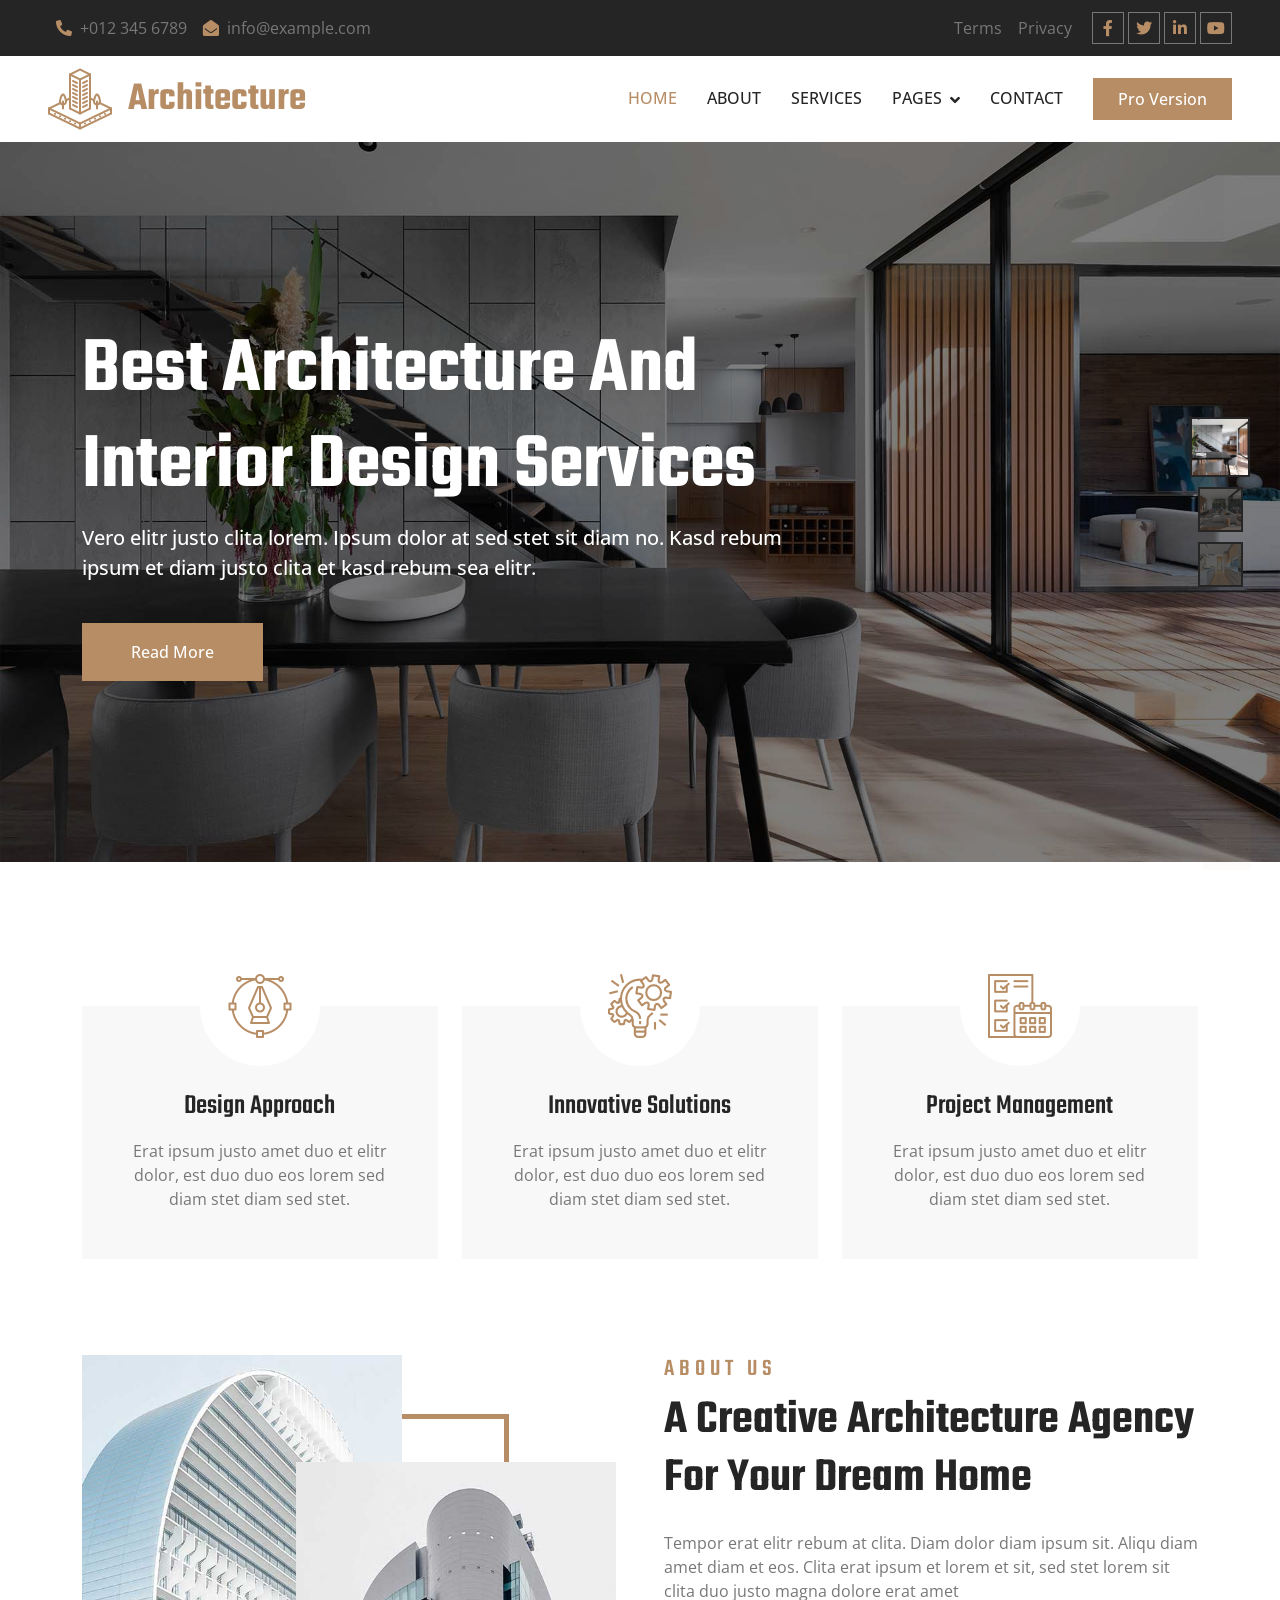
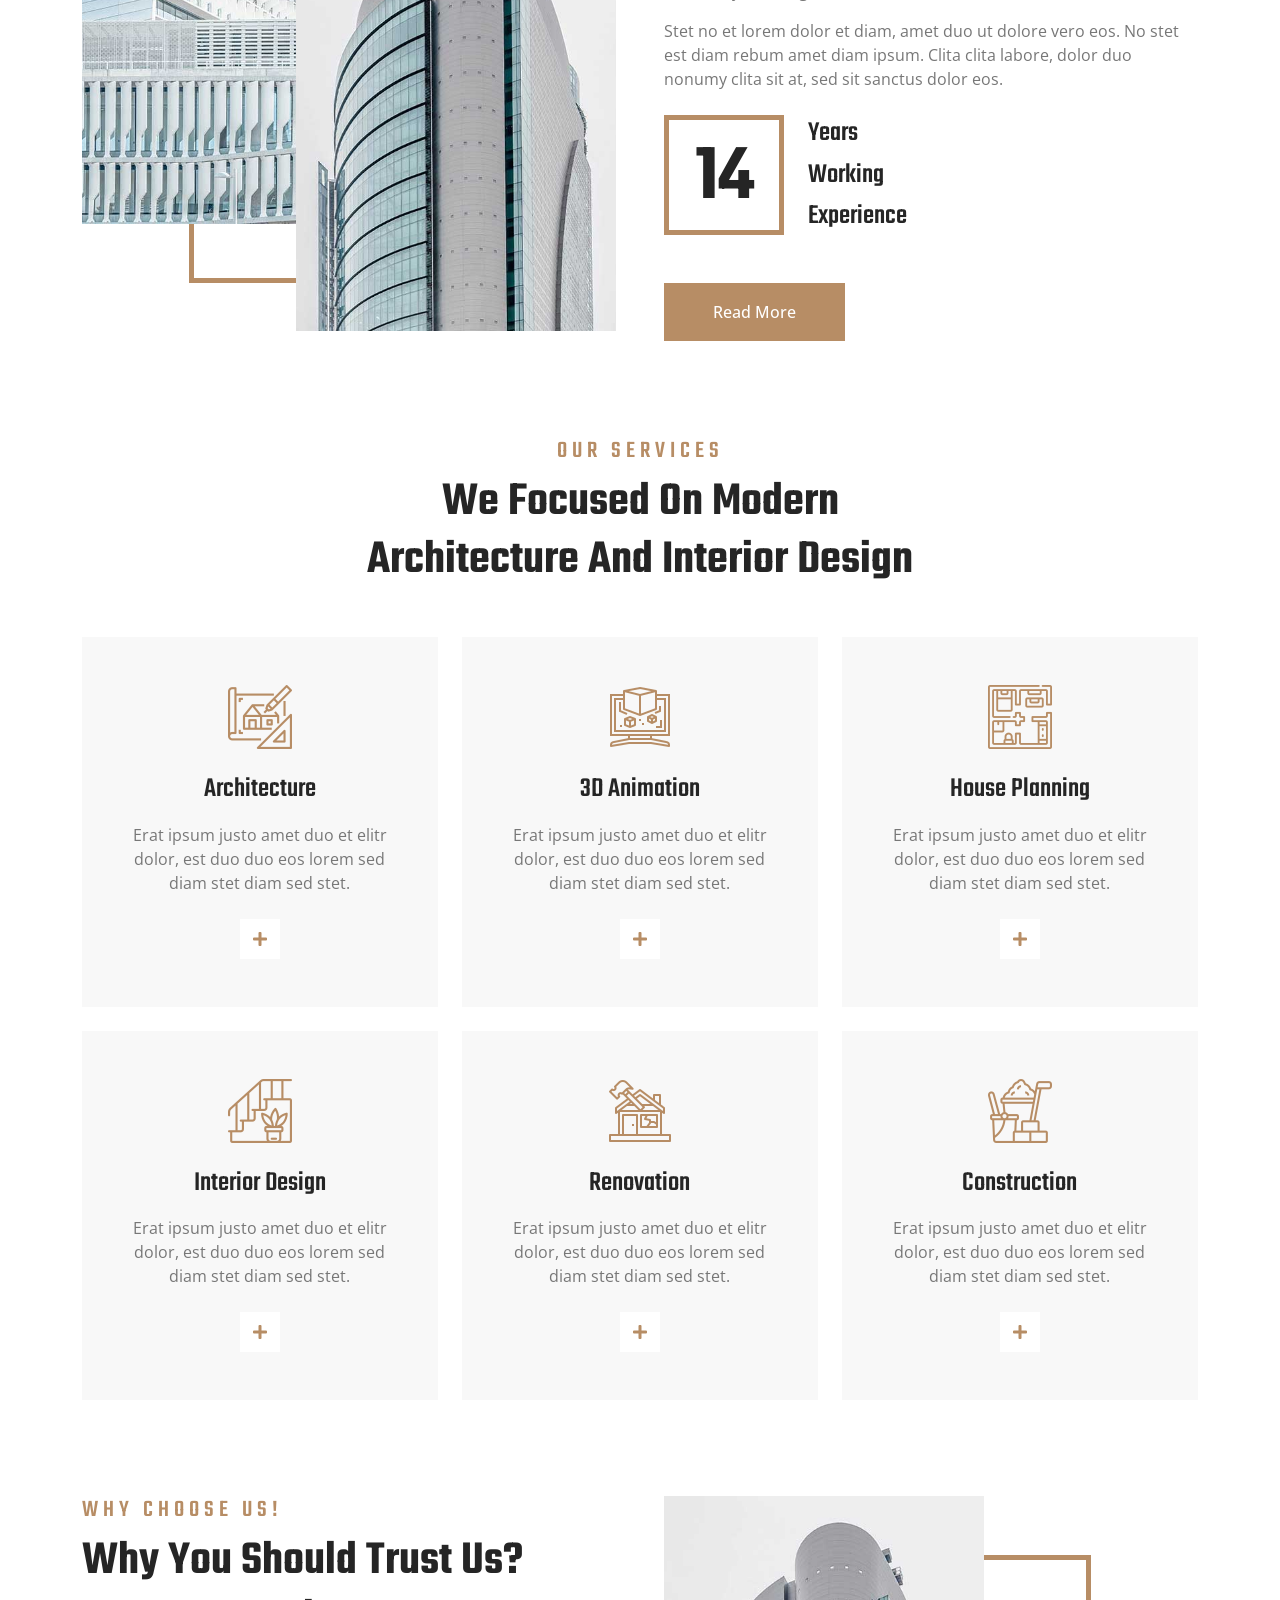
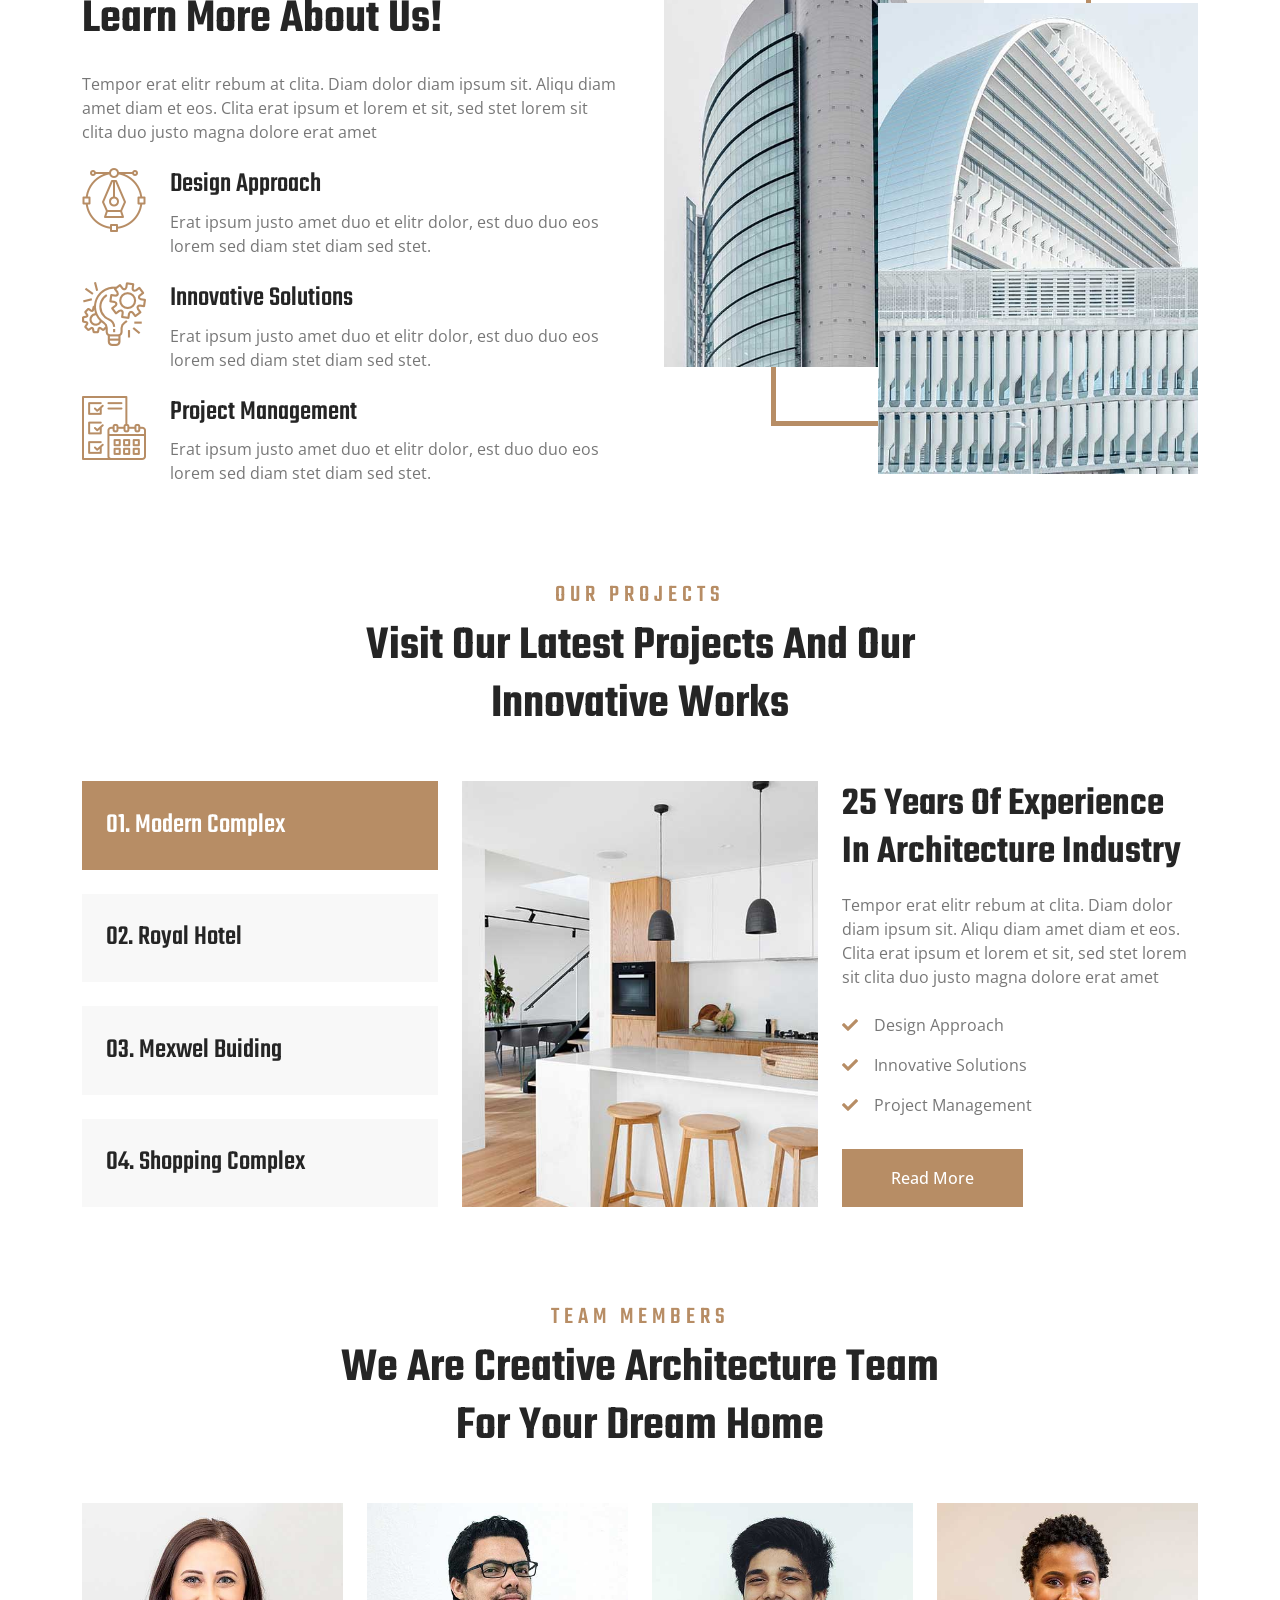
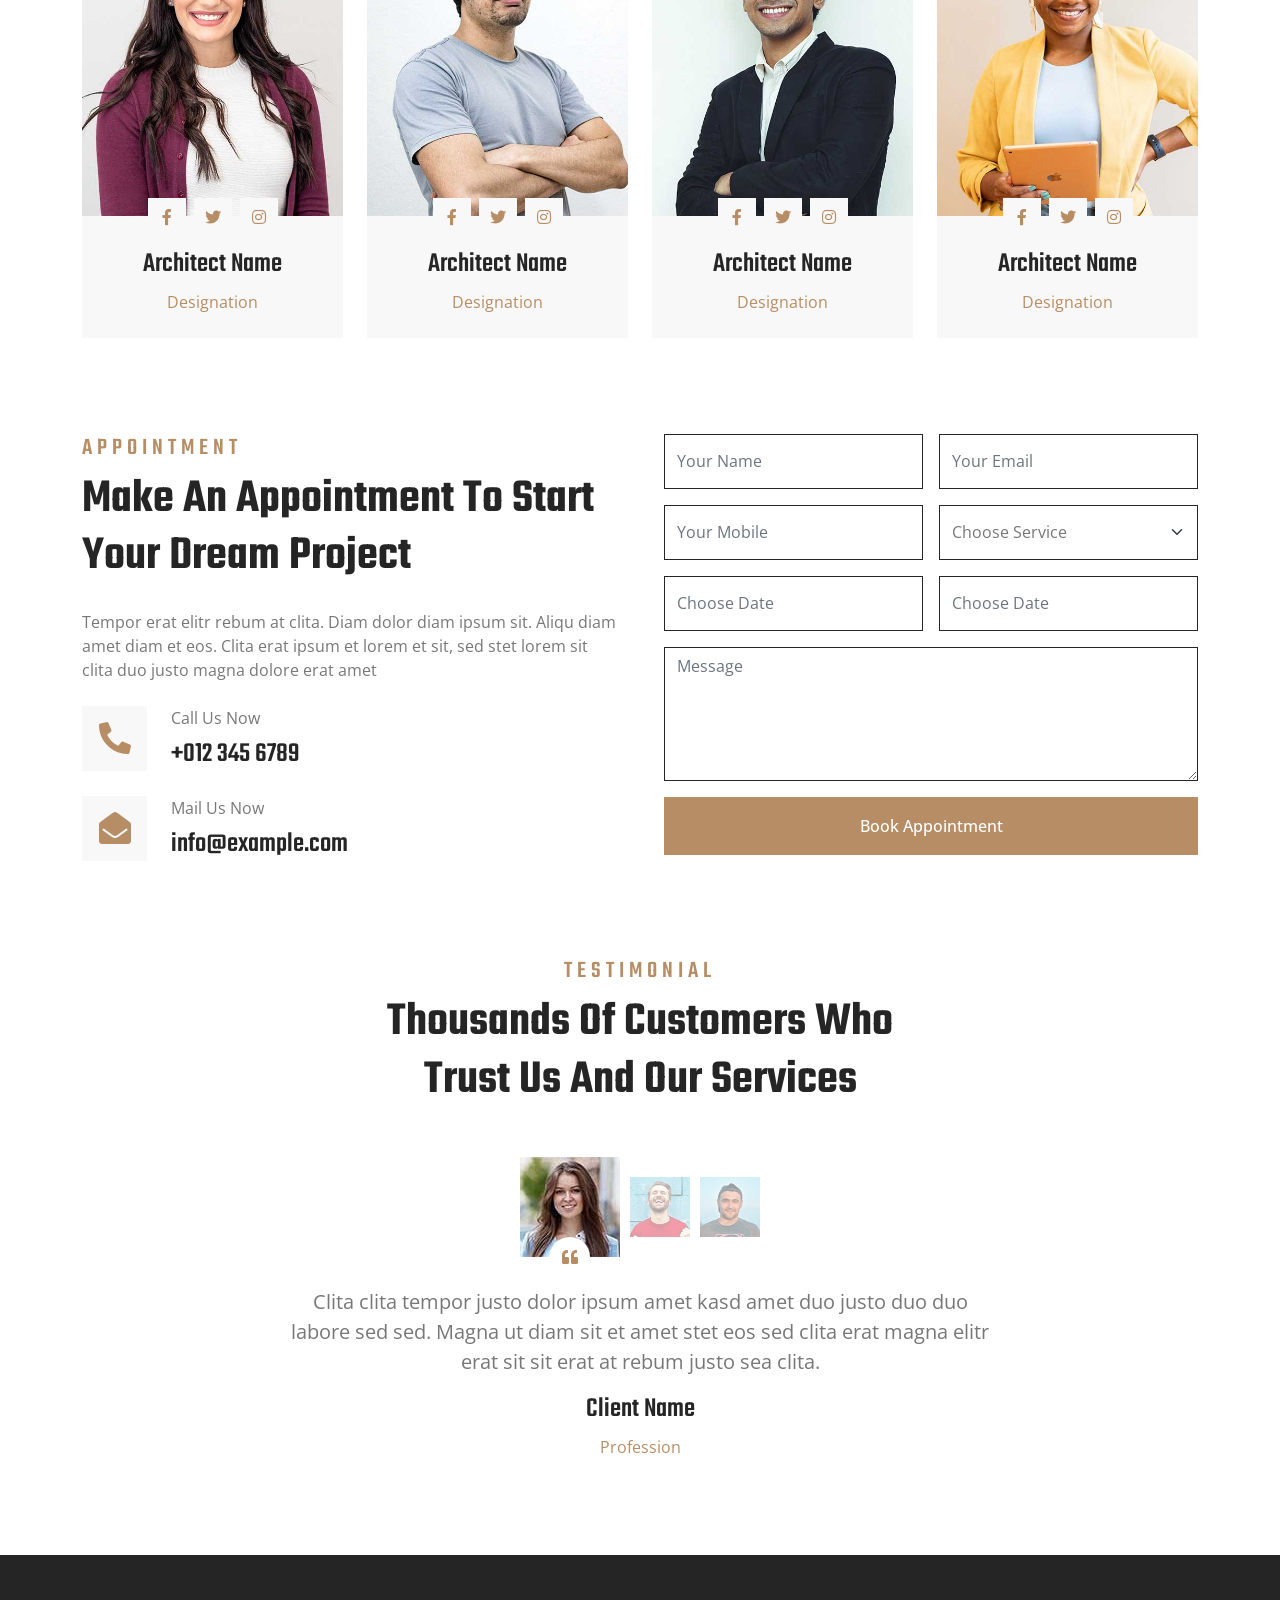
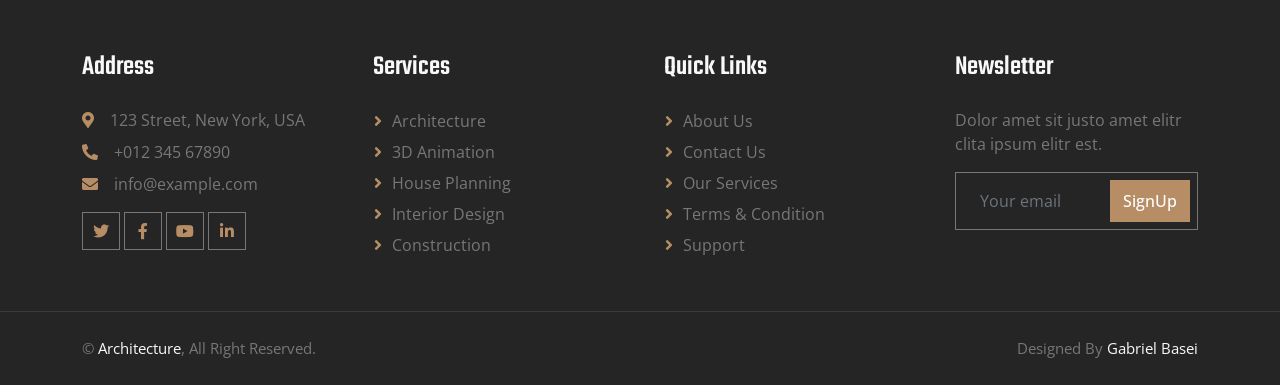
<file: projetos/architecture/architecture/index.html>
<!DOCTYPE html>
<html lang="pt-br">

<head>
    <meta charset="utf-8">
    <title>Architecture</title>
    <meta content="width=device-width, initial-scale=1.0" name="viewport">
    <meta content="" name="keywords">
    <meta content="" name="description">

    <!-- Favicon -->
    <link href="img/favicon.ico" rel="icon">

    <!-- Google Web Fonts -->
    <link rel="preconnect" href="https://fonts.googleapis.com">
    <link rel="preconnect" href="https://fonts.gstatic.com" crossorigin>
    <link href="https://fonts.googleapis.com/css2?family=Open+Sans:wght@400;500;600&family=Teko:wght@400;500;600&display=swap" rel="stylesheet">

    <!-- Icon Font Stylesheet -->
    <link href="https://cdnjs.cloudflare.com/ajax/libs/font-awesome/5.10.0/css/all.min.css" rel="stylesheet">
    <link href="https://cdn.jsdelivr.net/npm/bootstrap-icons@1.4.1/font/bootstrap-icons.css" rel="stylesheet">

    <!-- Libraries Stylesheet -->
    <link href="lib/animate/animate.min.css" rel="stylesheet">
    <link href="lib/owlcarousel/assets/owl.carousel.min.css" rel="stylesheet">
    <link href="lib/tempusdominus/css/tempusdominus-bootstrap-4.min.css" rel="stylesheet" />

    <!-- Customized Bootstrap Stylesheet -->
    <link href="css/bootstrap.min.css" rel="stylesheet">

    <!-- Template Stylesheet -->
    <link href="css/style.css" rel="stylesheet">
</head>

<body>
    <!-- Spinner Start -->
    <div id="spinner" class="show bg-white position-fixed translate-middle w-100 vh-100 top-50 start-50 d-flex align-items-center justify-content-center">
        <div class="spinner-border position-relative text-primary" style="width: 6rem; height: 6rem;" role="status"></div>
        <img class="position-absolute top-50 start-50 translate-middle" src="img/icons/icon-1.png" alt="Icon">
    </div>
    <!-- Spinner End -->


    <!-- Topbar Start -->
    <div class="container-fluid bg-dark p-0 wow fadeIn" data-wow-delay="0.1s">
        <div class="row gx-0 d-none d-lg-flex">
            <div class="col-lg-7 px-5 text-start">
                <div class="h-100 d-inline-flex align-items-center py-3 me-3">
                    <a class="text-body px-2" href="tel:+0123456789"><i class="fa fa-phone-alt text-primary me-2"></i>+012 345 6789</a>
                    <a class="text-body px-2" href="mailto:info@example.com"><i class="fa fa-envelope-open text-primary me-2"></i>info@example.com</a>
                </div>
            </div>
            <div class="col-lg-5 px-5 text-end">
                <div class="h-100 d-inline-flex align-items-center py-3 me-2">
                    <a class="text-body px-2" href="">Terms</a>
                    <a class="text-body px-2" href="">Privacy</a>
                </div>
                <div class="h-100 d-inline-flex align-items-center">
                    <a class="btn btn-sm-square btn-outline-body me-1" href=" "><i class="fab fa-facebook-f"></i></a>
                    <a class="btn btn-sm-square btn-outline-body me-1" href=" "><i class="fab fa-twitter"></i></a>
                    <a class="btn btn-sm-square btn-outline-body me-1" href=" "><i class="fab fa-linkedin-in"></i></a>
                    <a class="btn btn-sm-square btn-outline-body me-0" href=" "><i class="fab fa-youtube"></i></a>
                </div>
            </div>
        </div>
    </div>
    <!-- Topbar End -->


    <!-- Navbar Start -->
    <nav class="navbar navbar-expand-lg bg-white navbar-light sticky-top py-lg-0 px-lg-5 wow fadeIn" data-wow-delay="0.1s">
        <a href="index.html" class="navbar-brand ms-4 ms-lg-0">
            <h1 class="text-primary m-0"><img class="me-3" src="img/icons/icon-1.png" alt="Icon">Architecture</h1>
        </a>
        <button type="button" class="navbar-toggler me-4" data-bs-toggle="collapse" data-bs-target="#navbarCollapse">
            <span class="navbar-toggler-icon"></span>
        </button>
        <div class="collapse navbar-collapse" id="navbarCollapse">
            <div class="navbar-nav ms-auto p-4 p-lg-0">
                <a href="index.html" class="nav-item nav-link active">Home</a>
                <a href="about.html" class="nav-item nav-link">About</a>
                <a href="service.html" class="nav-item nav-link">Services</a>
                <div class="nav-item dropdown">
                    <a href="#" class="nav-link dropdown-toggle" data-bs-toggle="dropdown">Pages</a>
                    <div class="dropdown-menu border-0 m-0">
                        <a href="feature.html" class="dropdown-item">Our Features</a>
                        <a href="project.html" class="dropdown-item">Our Projects</a>
                        <a href="team.html" class="dropdown-item">Team Members</a>
                        <a href="appointment.html" class="dropdown-item">Appointment</a>
                        <a href="testimonial.html" class="dropdown-item">Testimonial</a>
                        <a href="404.html" class="dropdown-item">404 Page</a>
                    </div>
                </div>
                <a href="contact.html" class="nav-item nav-link">Contact</a>
            </div>
            <a href=" " class="btn btn-primary py-2 px-4 d-none d-lg-block">Pro Version</a>
        </div>
    </nav>
    <!-- Navbar End -->


    <!-- Carousel Start -->
    <div class="container-fluid p-0 pb-5 wow fadeIn" data-wow-delay="0.1s">
        <div class="owl-carousel header-carousel position-relative">
            <div class="owl-carousel-item position-relative" data-dot="<img src='img/carousel-1.jpg'>">
                <img class="img-fluid" src="img/carousel-1.jpg" alt="">
                <div class="owl-carousel-inner">
                    <div class="container">
                        <div class="row justify-content-start">
                            <div class="col-10 col-lg-8">
                                <h1 class="display-1 text-white animated slideInDown">Best Architecture And Interior Design Services</h1>
                                <p class="fs-5 fw-medium text-white mb-4 pb-3">Vero elitr justo clita lorem. Ipsum dolor at sed stet sit diam no. Kasd rebum ipsum et diam justo clita et kasd rebum sea elitr.</p>
                                <a href="" class="btn btn-primary py-3 px-5 animated slideInLeft">Read More</a>
                            </div>
                        </div>
                    </div>
                </div>
            </div>
            <div class="owl-carousel-item position-relative" data-dot="<img src='img/carousel-2.jpg'>">
                <img class="img-fluid" src="img/carousel-2.jpg" alt="">
                <div class="owl-carousel-inner">
                    <div class="container">
                        <div class="row justify-content-start">
                            <div class="col-10 col-lg-8">
                                <h1 class="display-1 text-white animated slideInDown">Best Architecture And Interior Design Services</h1>
                                <p class="fs-5 fw-medium text-white mb-4 pb-3">Vero elitr justo clita lorem. Ipsum dolor at sed stet sit diam no. Kasd rebum ipsum et diam justo clita et kasd rebum sea elitr.</p>
                                <a href="" class="btn btn-primary py-3 px-5 animated slideInLeft">Read More</a>
                            </div>
                        </div>
                    </div>
                </div>
            </div>
            <div class="owl-carousel-item position-relative" data-dot="<img src='img/carousel-3.jpg'>">
                <img class="img-fluid" src="img/carousel-3.jpg" alt="">
                <div class="owl-carousel-inner">
                    <div class="container">
                        <div class="row justify-content-start">
                            <div class="col-10 col-lg-8">
                                <h1 class="display-1 text-white animated slideInDown">Best Architecture And Interior Design Services</h1>
                                <p class="fs-5 fw-medium text-white mb-4 pb-3">Vero elitr justo clita lorem. Ipsum dolor at sed stet sit diam no. Kasd rebum ipsum et diam justo clita et kasd rebum sea elitr.</p>
                                <a href="" class="btn btn-primary py-3 px-5 animated slideInLeft">Read More</a>
                            </div>
                        </div>
                    </div>
                </div>
            </div>
        </div>
    </div>
    <!-- Carousel End -->


    <!-- Facts Start -->
    <div class="container-xxl py-5">
        <div class="container pt-5">
            <div class="row g-4">
                <div class="col-lg-4 col-md-6 wow fadeInUp" data-wow-delay="0.1s">
                    <div class="fact-item text-center bg-light h-100 p-5 pt-0">
                        <div class="fact-icon">
                            <img src="img/icons/icon-2.png" alt="Icon">
                        </div>
                        <h3 class="mb-3">Design Approach</h3>
                        <p class="mb-0">Erat ipsum justo amet duo et elitr dolor, est duo duo eos lorem sed diam stet diam sed stet.</p>
                    </div>
                </div>
                <div class="col-lg-4 col-md-6 wow fadeInUp" data-wow-delay="0.3s">
                    <div class="fact-item text-center bg-light h-100 p-5 pt-0">
                        <div class="fact-icon">
                            <img src="img/icons/icon-3.png" alt="Icon">
                        </div>
                        <h3 class="mb-3">Innovative Solutions</h3>
                        <p class="mb-0">Erat ipsum justo amet duo et elitr dolor, est duo duo eos lorem sed diam stet diam sed stet.</p>
                    </div>
                </div>
                <div class="col-lg-4 col-md-6 wow fadeInUp" data-wow-delay="0.5s">
                    <div class="fact-item text-center bg-light h-100 p-5 pt-0">
                        <div class="fact-icon">
                            <img src="img/icons/icon-4.png" alt="Icon">
                        </div>
                        <h3 class="mb-3">Project Management</h3>
                        <p class="mb-0">Erat ipsum justo amet duo et elitr dolor, est duo duo eos lorem sed diam stet diam sed stet.</p>
                    </div>
                </div>
            </div>
        </div>
    </div>
    <!-- Facts End -->


    <!-- About Start -->
    <div class="container-xxl py-5">
        <div class="container">
            <div class="row g-5">
                <div class="col-lg-6 wow fadeIn" data-wow-delay="0.1s">
                    <div class="about-img">
                        <img class="img-fluid" src="img/about-1.jpg" alt="">
                        <img class="img-fluid" src="img/about-2.jpg" alt="">
                    </div>
                </div>
                <div class="col-lg-6 wow fadeIn" data-wow-delay="0.5s">
                    <h4 class="section-title">About Us</h4>
                    <h1 class="display-5 mb-4">A Creative Architecture Agency For Your Dream Home</h1>
                    <p>Tempor erat elitr rebum at clita. Diam dolor diam ipsum sit. Aliqu diam amet diam et eos. Clita erat ipsum et lorem et sit, sed stet lorem sit clita duo justo magna dolore erat amet</p>
                    <p class="mb-4">Stet no et lorem dolor et diam, amet duo ut dolore vero eos. No stet est diam rebum amet diam ipsum. Clita clita labore, dolor duo nonumy clita sit at, sed sit sanctus dolor eos.</p>
                    <div class="d-flex align-items-center mb-5">
                        <div class="d-flex flex-shrink-0 align-items-center justify-content-center border border-5 border-primary" style="width: 120px; height: 120px;">
                            <h1 class="display-1 mb-n2" data-toggle="counter-up">25</h1>
                        </div>
                        <div class="ps-4">
                            <h3>Years</h3>
                            <h3>Working</h3>
                            <h3 class="mb-0">Experience</h3>
                        </div>
                    </div>
                    <a class="btn btn-primary py-3 px-5" href="">Read More</a>
                </div>
            </div>
        </div>
    </div>
    <!-- About End -->


    <!-- Service Start -->
    <div class="container-xxl py-5">
        <div class="container">
            <div class="text-center mx-auto mb-5 wow fadeInUp" data-wow-delay="0.1s" style="max-width: 600px;">
                <h4 class="section-title">Our Services</h4>
                <h1 class="display-5 mb-4">We Focused On Modern Architecture And Interior Design</h1>
            </div>
            <div class="row g-4">
                <div class="col-lg-4 col-md-6 wow fadeInUp" data-wow-delay="0.1s">
                    <div class="service-item d-flex position-relative text-center h-100">
                        <img class="bg-img" src="img/service-1.jpg" alt="">
                        <div class="service-text p-5">
                            <img class="mb-4" src="img/icons/icon-5.png" alt="Icon">
                            <h3 class="mb-3">Architecture</h3>
                            <p class="mb-4">Erat ipsum justo amet duo et elitr dolor, est duo duo eos lorem sed diam stet diam sed stet.</p>
                            <a class="btn" href=""><i class="fa fa-plus text-primary me-3"></i>Read More</a>
                        </div>
                    </div>
                </div>
                <div class="col-lg-4 col-md-6 wow fadeInUp" data-wow-delay="0.3s">
                    <div class="service-item d-flex position-relative text-center h-100">
                        <img class="bg-img" src="img/service-2.jpg" alt="">
                        <div class="service-text p-5">
                            <img class="mb-4" src="img/icons/icon-6.png" alt="Icon">
                            <h3 class="mb-3">3D Animation</h3>
                            <p class="mb-4">Erat ipsum justo amet duo et elitr dolor, est duo duo eos lorem sed diam stet diam sed stet.</p>
                            <a class="btn" href=""><i class="fa fa-plus text-primary me-3"></i>Read More</a>
                        </div>
                    </div>
                </div>
                <div class="col-lg-4 col-md-6 wow fadeInUp" data-wow-delay="0.5s">
                    <div class="service-item d-flex position-relative text-center h-100">
                        <img class="bg-img" src="img/service-3.jpg" alt="">
                        <div class="service-text p-5">
                            <img class="mb-4" src="img/icons/icon-7.png" alt="Icon">
                            <h3 class="mb-3">House Planning</h3>
                            <p class="mb-4">Erat ipsum justo amet duo et elitr dolor, est duo duo eos lorem sed diam stet diam sed stet.</p>
                            <a class="btn" href=""><i class="fa fa-plus text-primary me-3"></i>Read More</a>
                        </div>
                    </div>
                </div>
                <div class="col-lg-4 col-md-6 wow fadeInUp" data-wow-delay="0.1s">
                    <div class="service-item d-flex position-relative text-center h-100">
                        <img class="bg-img" src="img/service-4.jpg" alt="">
                        <div class="service-text p-5">
                            <img class="mb-4" src="img/icons/icon-8.png" alt="Icon">
                            <h3 class="mb-3">Interior Design</h3>
                            <p class="mb-4">Erat ipsum justo amet duo et elitr dolor, est duo duo eos lorem sed diam stet diam sed stet.</p>
                            <a class="btn" href=""><i class="fa fa-plus text-primary me-3"></i>Read More</a>
                        </div>
                    </div>
                </div>
                <div class="col-lg-4 col-md-6 wow fadeInUp" data-wow-delay="0.3s">
                    <div class="service-item d-flex position-relative text-center h-100">
                        <img class="bg-img" src="img/service-5.jpg" alt="">
                        <div class="service-text p-5">
                            <img class="mb-4" src="img/icons/icon-9.png" alt="Icon">
                            <h3 class="mb-3">Renovation</h3>
                            <p class="mb-4">Erat ipsum justo amet duo et elitr dolor, est duo duo eos lorem sed diam stet diam sed stet.</p>
                            <a class="btn" href=""><i class="fa fa-plus text-primary me-3"></i>Read More</a>
                        </div>
                    </div>
                </div>
                <div class="col-lg-4 col-md-6 wow fadeInUp" data-wow-delay="0.5s">
                    <div class="service-item d-flex position-relative text-center h-100">
                        <img class="bg-img" src="img/service-6.jpg" alt="">
                        <div class="service-text p-5">
                            <img class="mb-4" src="img/icons/icon-10.png" alt="Icon">
                            <h3 class="mb-3">Construction</h3>
                            <p class="mb-4">Erat ipsum justo amet duo et elitr dolor, est duo duo eos lorem sed diam stet diam sed stet.</p>
                            <a class="btn" href=""><i class="fa fa-plus text-primary me-3"></i>Read More</a>
                        </div>
                    </div>
                </div>
            </div>
        </div>
    </div>
    <!-- Service End -->


    <!-- Feature Start -->
    <div class="container-xxl py-5">
        <div class="container">
            <div class="row g-5">
                <div class="col-lg-6 wow fadeInUp" data-wow-delay="0.1s">
                    <h4 class="section-title">Why Choose Us!</h4>
                    <h1 class="display-5 mb-4">Why You Should Trust Us? Learn More About Us!</h1>
                    <p class="mb-4">Tempor erat elitr rebum at clita. Diam dolor diam ipsum sit. Aliqu diam amet diam et eos. Clita erat ipsum et lorem et sit, sed stet lorem sit clita duo justo magna dolore erat amet</p>
                    <div class="row g-4">
                        <div class="col-12">
                            <div class="d-flex align-items-start">
                                <img class="flex-shrink-0" src="img/icons/icon-2.png" alt="Icon">
                                <div class="ms-4">
                                    <h3>Design Approach</h3>
                                    <p class="mb-0">Erat ipsum justo amet duo et elitr dolor, est duo duo eos lorem sed diam stet diam sed stet.</p>
                                </div>
                            </div>
                        </div>
                        <div class="col-12">
                            <div class="d-flex align-items-start">
                                <img class="flex-shrink-0" src="img/icons/icon-3.png" alt="Icon">
                                <div class="ms-4">
                                    <h3>Innovative Solutions</h3>
                                    <p class="mb-0">Erat ipsum justo amet duo et elitr dolor, est duo duo eos lorem sed diam stet diam sed stet.</p>
                                </div>
                            </div>
                        </div>
                        <div class="col-12">
                            <div class="d-flex align-items-start">
                                <img class="flex-shrink-0" src="img/icons/icon-4.png" alt="Icon">
                                <div class="ms-4">
                                    <h3>Project Management</h3>
                                    <p class="mb-0">Erat ipsum justo amet duo et elitr dolor, est duo duo eos lorem sed diam stet diam sed stet.</p>
                                </div>
                            </div>
                        </div>
                    </div>
                </div>
                <div class="col-lg-6 wow fadeInUp" data-wow-delay="0.5s">
                    <div class="feature-img">
                        <img class="img-fluid" src="img/about-2.jpg" alt="">
                        <img class="img-fluid" src="img/about-1.jpg" alt="">
                    </div>
                </div>
            </div>
        </div>
    </div>
    <!-- Feature End -->


    <!-- Project Start -->
    <div class="container-xxl project py-5">
        <div class="container">
            <div class="text-center mx-auto mb-5 wow fadeInUp" data-wow-delay="0.1s" style="max-width: 600px;">
                <h4 class="section-title">Our Projects</h4>
                <h1 class="display-5 mb-4">Visit Our Latest Projects And Our Innovative Works</h1>
            </div>
            <div class="row g-4 wow fadeInUp" data-wow-delay="0.3s">
                <div class="col-lg-4">
                    <div class="nav nav-pills d-flex justify-content-between w-100 h-100 me-4">
                        <button class="nav-link w-100 d-flex align-items-center text-start p-4 mb-4 active" data-bs-toggle="pill" data-bs-target="#tab-pane-1" type="button">
                            <h3 class="m-0">01. Modern Complex</h3>
                        </button>
                        <button class="nav-link w-100 d-flex align-items-center text-start p-4 mb-4" data-bs-toggle="pill" data-bs-target="#tab-pane-2" type="button">
                            <h3 class="m-0">02. Royal Hotel</h3>
                        </button>
                        <button class="nav-link w-100 d-flex align-items-center text-start p-4 mb-4" data-bs-toggle="pill" data-bs-target="#tab-pane-3" type="button">
                            <h3 class="m-0">03. Mexwel Buiding</h3>
                        </button>
                        <button class="nav-link w-100 d-flex align-items-center text-start p-4 mb-0" data-bs-toggle="pill" data-bs-target="#tab-pane-4" type="button">
                            <h3 class="m-0">04. Shopping Complex</h3>
                        </button>
                    </div>
                </div>
                <div class="col-lg-8">
                    <div class="tab-content w-100">
                        <div class="tab-pane fade show active" id="tab-pane-1">
                            <div class="row g-4">
                                <div class="col-md-6" style="min-height: 350px;">
                                    <div class="position-relative h-100">
                                        <img class="position-absolute img-fluid w-100 h-100" src="img/project-1.jpg"
                                            style="object-fit: cover;" alt="">
                                    </div>
                                </div>
                                <div class="col-md-6">
                                    <h1 class="mb-3">25 Years Of Experience In Architecture Industry</h1>
                                    <p class="mb-4">Tempor erat elitr rebum at clita. Diam dolor diam ipsum sit. Aliqu diam amet diam et eos. Clita erat ipsum et lorem et sit, sed stet lorem sit clita duo justo magna dolore erat amet</p>
                                    <p><i class="fa fa-check text-primary me-3"></i>Design Approach</p>
                                    <p><i class="fa fa-check text-primary me-3"></i>Innovative Solutions</p>
                                    <p><i class="fa fa-check text-primary me-3"></i>Project Management</p>
                                    <a href="" class="btn btn-primary py-3 px-5 mt-3">Read More</a>
                                </div>
                            </div>
                        </div>
                        <div class="tab-pane fade" id="tab-pane-2">
                            <div class="row g-4">
                                <div class="col-md-6" style="min-height: 350px;">
                                    <div class="position-relative h-100">
                                        <img class="position-absolute img-fluid w-100 h-100" src="img/project-2.jpg"
                                            style="object-fit: cover;" alt="">
                                    </div>
                                </div>
                                <div class="col-md-6">
                                    <h1 class="mb-3">25 Years Of Experience In Architecture Industry</h1>
                                    <p class="mb-4">Tempor erat elitr rebum at clita. Diam dolor diam ipsum sit. Aliqu diam amet diam et eos. Clita erat ipsum et lorem et sit, sed stet lorem sit clita duo justo magna dolore erat amet</p>
                                    <p><i class="fa fa-check text-primary me-3"></i>Design Approach</p>
                                    <p><i class="fa fa-check text-primary me-3"></i>Innovative Solutions</p>
                                    <p><i class="fa fa-check text-primary me-3"></i>Project Management</p>
                                    <a href="" class="btn btn-primary py-3 px-5 mt-3">Read More</a>
                                </div>
                            </div>
                        </div>
                        <div class="tab-pane fade" id="tab-pane-3">
                            <div class="row g-4">
                                <div class="col-md-6" style="min-height: 350px;">
                                    <div class="position-relative h-100">
                                        <img class="position-absolute img-fluid w-100 h-100" src="img/project-3.jpg"
                                            style="object-fit: cover;" alt="">
                                    </div>
                                </div>
                                <div class="col-md-6">
                                    <h1 class="mb-3">25 Years Of Experience In Architecture Industry</h1>
                                    <p class="mb-4">Tempor erat elitr rebum at clita. Diam dolor diam ipsum sit. Aliqu diam amet diam et eos. Clita erat ipsum et lorem et sit, sed stet lorem sit clita duo justo magna dolore erat amet</p>
                                    <p><i class="fa fa-check text-primary me-3"></i>Design Approach</p>
                                    <p><i class="fa fa-check text-primary me-3"></i>Innovative Solutions</p>
                                    <p><i class="fa fa-check text-primary me-3"></i>Project Management</p>
                                    <a href="" class="btn btn-primary py-3 px-5 mt-3">Read More</a>
                                </div>
                            </div>
                        </div>
                        <div class="tab-pane fade" id="tab-pane-4">
                            <div class="row g-4">
                                <div class="col-md-6" style="min-height: 350px;">
                                    <div class="position-relative h-100">
                                        <img class="position-absolute img-fluid w-100 h-100" src="img/project-4.jpg"
                                            style="object-fit: cover;" alt="">
                                    </div>
                                </div>
                                <div class="col-md-6">
                                    <h1 class="mb-3">25 Years Of Experience In Architecture Industry</h1>
                                    <p class="mb-4">Tempor erat elitr rebum at clita. Diam dolor diam ipsum sit. Aliqu diam amet diam et eos. Clita erat ipsum et lorem et sit, sed stet lorem sit clita duo justo magna dolore erat amet</p>
                                    <p><i class="fa fa-check text-primary me-3"></i>Design Approach</p>
                                    <p><i class="fa fa-check text-primary me-3"></i>Innovative Solutions</p>
                                    <p><i class="fa fa-check text-primary me-3"></i>Project Management</p>
                                    <a href="" class="btn btn-primary py-3 px-5 mt-3">Read More</a>
                                </div>
                            </div>
                        </div>
                    </div>
                </div>
            </div>
        </div>
    </div>
    <!-- Project End -->


    <!-- Team Start -->
    <div class="container-xxl py-5">
        <div class="container">
            <div class="text-center mx-auto mb-5 wow fadeInUp" data-wow-delay="0.1s" style="max-width: 600px;">
                <h4 class="section-title">Team Members</h4>
                <h1 class="display-5 mb-4">We Are Creative Architecture Team For Your Dream Home</h1>
            </div>
            <div class="row g-0 team-items">
                <div class="col-lg-3 col-md-6 wow fadeInUp" data-wow-delay="0.1s">
                    <div class="team-item position-relative">
                        <div class="position-relative">
                            <img class="img-fluid" src="img/team-1.jpg" alt="">
                            <div class="team-social text-center">
                                <a class="btn btn-square" href=""><i class="fab fa-facebook-f"></i></a>
                                <a class="btn btn-square" href=""><i class="fab fa-twitter"></i></a>
                                <a class="btn btn-square" href=""><i class="fab fa-instagram"></i></a>
                            </div>
                        </div>
                        <div class="bg-light text-center p-4">
                            <h3 class="mt-2">Architect Name</h3>
                            <span class="text-primary">Designation</span>
                        </div>
                    </div>
                </div>
                <div class="col-lg-3 col-md-6 wow fadeInUp" data-wow-delay="0.3s">
                    <div class="team-item position-relative">
                        <div class="position-relative">
                            <img class="img-fluid" src="img/team-2.jpg" alt="">
                            <div class="team-social text-center">
                                <a class="btn btn-square" href=""><i class="fab fa-facebook-f"></i></a>
                                <a class="btn btn-square" href=""><i class="fab fa-twitter"></i></a>
                                <a class="btn btn-square" href=""><i class="fab fa-instagram"></i></a>
                            </div>
                        </div>
                        <div class="bg-light text-center p-4">
                            <h3 class="mt-2">Architect Name</h3>
                            <span class="text-primary">Designation</span>
                        </div>
                    </div>
                </div>
                <div class="col-lg-3 col-md-6 wow fadeInUp" data-wow-delay="0.5s">
                    <div class="team-item position-relative">
                        <div class="position-relative">
                            <img class="img-fluid" src="img/team-3.jpg" alt="">
                            <div class="team-social text-center">
                                <a class="btn btn-square" href=""><i class="fab fa-facebook-f"></i></a>
                                <a class="btn btn-square" href=""><i class="fab fa-twitter"></i></a>
                                <a class="btn btn-square" href=""><i class="fab fa-instagram"></i></a>
                            </div>
                        </div>
                        <div class="bg-light text-center p-4">
                            <h3 class="mt-2">Architect Name</h3>
                            <span class="text-primary">Designation</span>
                        </div>
                    </div>
                </div>
                <div class="col-lg-3 col-md-6 wow fadeInUp" data-wow-delay="0.7s">
                    <div class="team-item position-relative">
                        <div class="position-relative">
                            <img class="img-fluid" src="img/team-4.jpg" alt="">
                            <div class="team-social text-center">
                                <a class="btn btn-square" href=""><i class="fab fa-facebook-f"></i></a>
                                <a class="btn btn-square" href=""><i class="fab fa-twitter"></i></a>
                                <a class="btn btn-square" href=""><i class="fab fa-instagram"></i></a>
                            </div>
                        </div>
                        <div class="bg-light text-center p-4">
                            <h3 class="mt-2">Architect Name</h3>
                            <span class="text-primary">Designation</span>
                        </div>
                    </div>
                </div>
            </div>
        </div>
    </div>
    <!-- Team End -->


    <!-- Appointment Start -->
    <div class="container-xxl py-5">
        <div class="container">
            <div class="row g-5">
                <div class="col-lg-6 wow fadeInUp" data-wow-delay="0.1s">
                    <h4 class="section-title">Appointment</h4>
                    <h1 class="display-5 mb-4">Make An Appointment To Start Your Dream Project</h1>
                    <p class="mb-4">Tempor erat elitr rebum at clita. Diam dolor diam ipsum sit. Aliqu diam amet diam et eos. Clita erat ipsum et lorem et sit, sed stet lorem sit clita duo justo magna dolore erat amet</p>
                    <div class="row g-4">
                        <div class="col-12">
                            <div class="d-flex">
                                <div class="d-flex flex-shrink-0 align-items-center justify-content-center bg-light" style="width: 65px; height: 65px;">
                                    <i class="fa fa-2x fa-phone-alt text-primary"></i>
                                </div>
                                <div class="ms-4">
                                    <p class="mb-2">Call Us Now</p>
                                    <h3 class="mb-0">+012 345 6789</h3>
                                </div>
                            </div>
                        </div>
                        <div class="col-12">
                            <div class="d-flex">
                                <div class="d-flex flex-shrink-0 align-items-center justify-content-center bg-light" style="width: 65px; height: 65px;">
                                    <i class="fa fa-2x fa-envelope-open text-primary"></i>
                                </div>
                                <div class="ms-4">
                                    <p class="mb-2">Mail Us Now</p>
                                    <h3 class="mb-0">info@example.com</h3>
                                </div>
                            </div>
                        </div>
                    </div>
                </div>
                <div class="col-lg-6 wow fadeInUp" data-wow-delay="0.5s">
                    <div class="row g-3">
                        <div class="col-12 col-sm-6">
                            <input type="text" class="form-control" placeholder="Your Name" style="height: 55px;">
                        </div>
                        <div class="col-12 col-sm-6">
                            <input type="email" class="form-control" placeholder="Your Email" style="height: 55px;">
                        </div>
                        <div class="col-12 col-sm-6">
                            <input type="text" class="form-control" placeholder="Your Mobile" style="height: 55px;">
                        </div>
                        <div class="col-12 col-sm-6">
                            <select class="form-select" style="height: 55px;">
                                <option selected>Choose Service</option>
                                <option value="1">Service 1</option>
                                <option value="2">Service 2</option>
                                <option value="3">Service 3</option>
                            </select>
                        </div>
                        <div class="col-12 col-sm-6">
                            <div class="date" id="date" data-target-input="nearest">
                                <input type="text"
                                    class="form-control datetimepicker-input"
                                    placeholder="Choose Date" data-target="#date" data-toggle="datetimepicker" style="height: 55px;">
                            </div>
                        </div>
                        <div class="col-12 col-sm-6">
                            <div class="time" id="time" data-target-input="nearest">
                                <input type="text"
                                    class="form-control datetimepicker-input"
                                    placeholder="Choose Date" data-target="#time" data-toggle="datetimepicker" style="height: 55px;">
                            </div>
                        </div>
                        <div class="col-12">
                            <textarea class="form-control" rows="5" placeholder="Message"></textarea>
                        </div>
                        <div class="col-12">
                            <button class="btn btn-primary w-100 py-3" type="submit">Book Appointment</button>
                        </div>
                    </div>
                </div>
            </div>
        </div>
    </div>
    <!-- Appointment End -->


    <!-- Testimonial Start -->
    <div class="container-xxl py-5">
        <div class="container">
            <div class="text-center mx-auto mb-5 wow fadeInUp" data-wow-delay="0.1s" style="max-width: 600px;">
                <h4 class="section-title">Testimonial</h4>
                <h1 class="display-5 mb-4">Thousands Of Customers Who Trust Us And Our Services</h1>
            </div>
            <div class="owl-carousel testimonial-carousel wow fadeInUp" data-wow-delay="0.1s">
                <div class="testimonial-item text-center" data-dot="<img class='img-fluid' src='img/testimonial-1.jpg' alt=''>">
                    <p class="fs-5">Clita clita tempor justo dolor ipsum amet kasd amet duo justo duo duo labore sed sed. Magna ut diam sit et amet stet eos sed clita erat magna elitr erat sit sit erat at rebum justo sea clita.</p>
                    <h3>Client Name</h3>
                    <span class="text-primary">Profession</span>
                </div>
                <div class="testimonial-item text-center" data-dot="<img class='img-fluid' src='img/testimonial-2.jpg' alt=''>">
                    <p class="fs-5">Clita clita tempor justo dolor ipsum amet kasd amet duo justo duo duo labore sed sed. Magna ut diam sit et amet stet eos sed clita erat magna elitr erat sit sit erat at rebum justo sea clita.</p>
                    <h3>Client Name</h3>
                    <span class="text-primary">Profession</span>
                </div>
                <div class="testimonial-item text-center" data-dot="<img class='img-fluid' src='img/testimonial-3.jpg' alt=''>">
                    <p class="fs-5">Clita clita tempor justo dolor ipsum amet kasd amet duo justo duo duo labore sed sed. Magna ut diam sit et amet stet eos sed clita erat magna elitr erat sit sit erat at rebum justo sea clita.</p>
                    <h3>Client Name</h3>
                    <span class="text-primary">Profession</span>
                </div>
            </div>      
        </div>
    </div>
    <!-- Testimonial End -->


    <!-- Footer Start -->
    <div class="container-fluid bg-dark text-body footer mt-5 pt-5 px-0 wow fadeIn" data-wow-delay="0.1s">
        <div class="container py-5">
            <div class="row g-5">
                <div class="col-lg-3 col-md-6">
                    <h3 class="text-light mb-4">Address</h3>
                    <p class="mb-2"><i class="fa fa-map-marker-alt text-primary me-3"></i>123 Street, New York, USA</p>
                    <p class="mb-2"><i class="fa fa-phone-alt text-primary me-3"></i>+012 345 67890</p>
                    <p class="mb-2"><i class="fa fa-envelope text-primary me-3"></i>info@example.com</p>
                    <div class="d-flex pt-2">
                        <a class="btn btn-square btn-outline-body me-1" href=" "><i class="fab fa-twitter"></i></a>
                        <a class="btn btn-square btn-outline-body me-1" href=" "><i class="fab fa-facebook-f"></i></a>
                        <a class="btn btn-square btn-outline-body me-1" href=" "><i class="fab fa-youtube"></i></a>
                        <a class="btn btn-square btn-outline-body me-0" href=" "><i class="fab fa-linkedin-in"></i></a>
                    </div>
                </div>
                <div class="col-lg-3 col-md-6">
                    <h3 class="text-light mb-4">Services</h3>
                    <a class="btn btn-link" href="">Architecture</a>
                    <a class="btn btn-link" href="">3D Animation</a>
                    <a class="btn btn-link" href="">House Planning</a>
                    <a class="btn btn-link" href="">Interior Design</a>
                    <a class="btn btn-link" href="">Construction</a>
                </div>
                <div class="col-lg-3 col-md-6">
                    <h3 class="text-light mb-4">Quick Links</h3>
                    <a class="btn btn-link" href="">About Us</a>
                    <a class="btn btn-link" href="">Contact Us</a>
                    <a class="btn btn-link" href="">Our Services</a>
                    <a class="btn btn-link" href="">Terms & Condition</a>
                    <a class="btn btn-link" href="">Support</a>
                </div>
                <div class="col-lg-3 col-md-6">
                    <h3 class="text-light mb-4">Newsletter</h3>
                    <p>Dolor amet sit justo amet elitr clita ipsum elitr est.</p>
                    <div class="position-relative mx-auto" style="max-width: 400px;">
                        <input class="form-control bg-transparent w-100 py-3 ps-4 pe-5" type="text" placeholder="Your email">
                        <button type="button" class="btn btn-primary py-2 position-absolute top-0 end-0 mt-2 me-2">SignUp</button>
                    </div>
                </div>
            </div>
        </div>
        <div class="container-fluid copyright">
            <div class="container">
                <div class="row">
                    <div class="col-md-6 text-center text-md-start mb-3 mb-md-0">
                        &copy; <a href=" ">Architecture</a>, All Right Reserved.
                    </div>
                    <div class="col-md-6 text-center text-md-end">
                        Designed By <a href=" ">Gabriel Basei</a>
                    </div>
                </div>
            </div>
        </div>
    </div>
    <!-- Footer End -->


    <!-- Back to Top -->
    <a href="#" class="btn btn-lg btn-primary btn-lg-square back-to-top"><i class="bi bi-arrow-up"></i></a>


    <!-- JavaScript Libraries -->
    <script src="https://code.jquery.com/jquery-3.4.1.min.js"></script>
    <script src="https://cdn.jsdelivr.net/npm/bootstrap@5.0.0/dist/js/bootstrap.bundle.min.js"></script>
    <script src="lib/wow/wow.min.js"></script>
    <script src="lib/easing/easing.min.js"></script>
    <script src="lib/waypoints/waypoints.min.js"></script>
    <script src="lib/counterup/counterup.min.js"></script>
    <script src="lib/owlcarousel/owl.carousel.min.js"></script>
    <script src="lib/tempusdominus/js/moment.min.js"></script>
    <script src="lib/tempusdominus/js/moment-timezone.min.js"></script>
    <script src="lib/tempusdominus/js/tempusdominus-bootstrap-4.min.js"></script>

    <!-- Template Javascript -->
    <script src="js/main.js"></script>
</body>

</html>
</file>
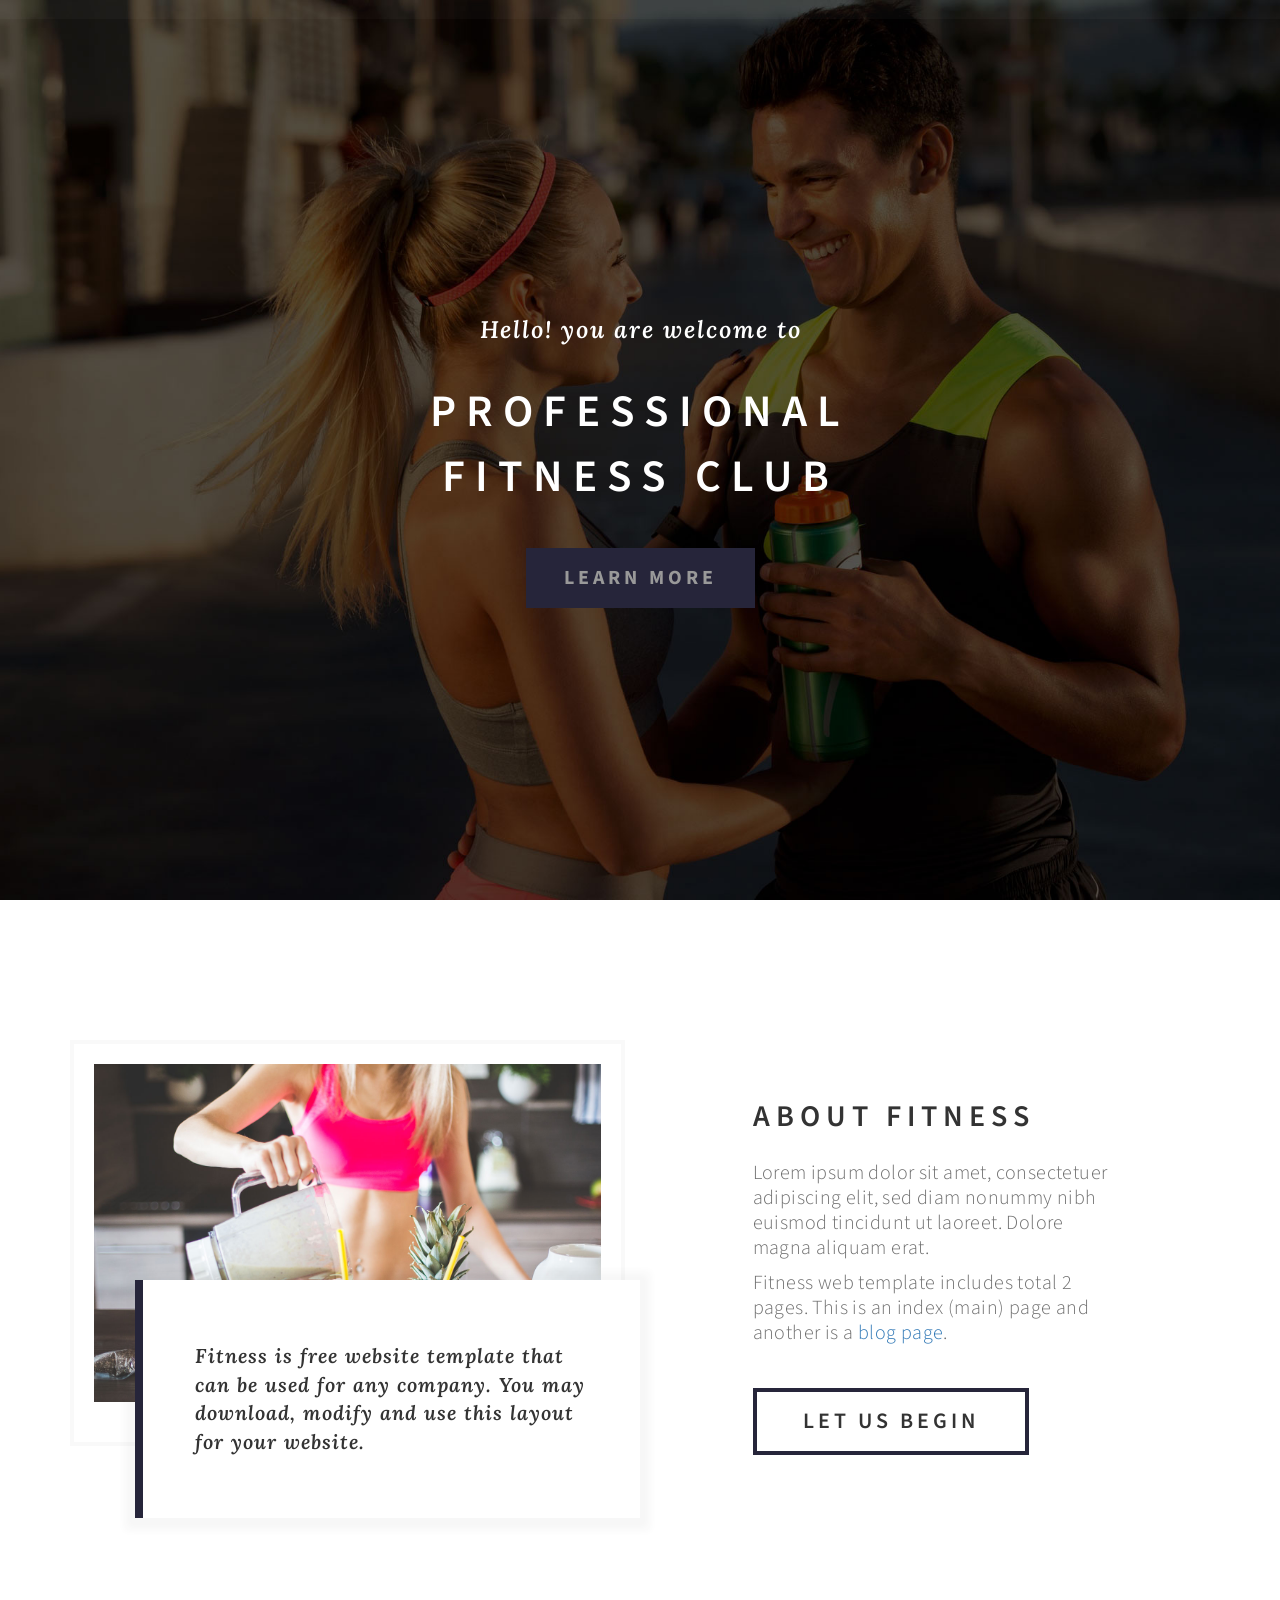
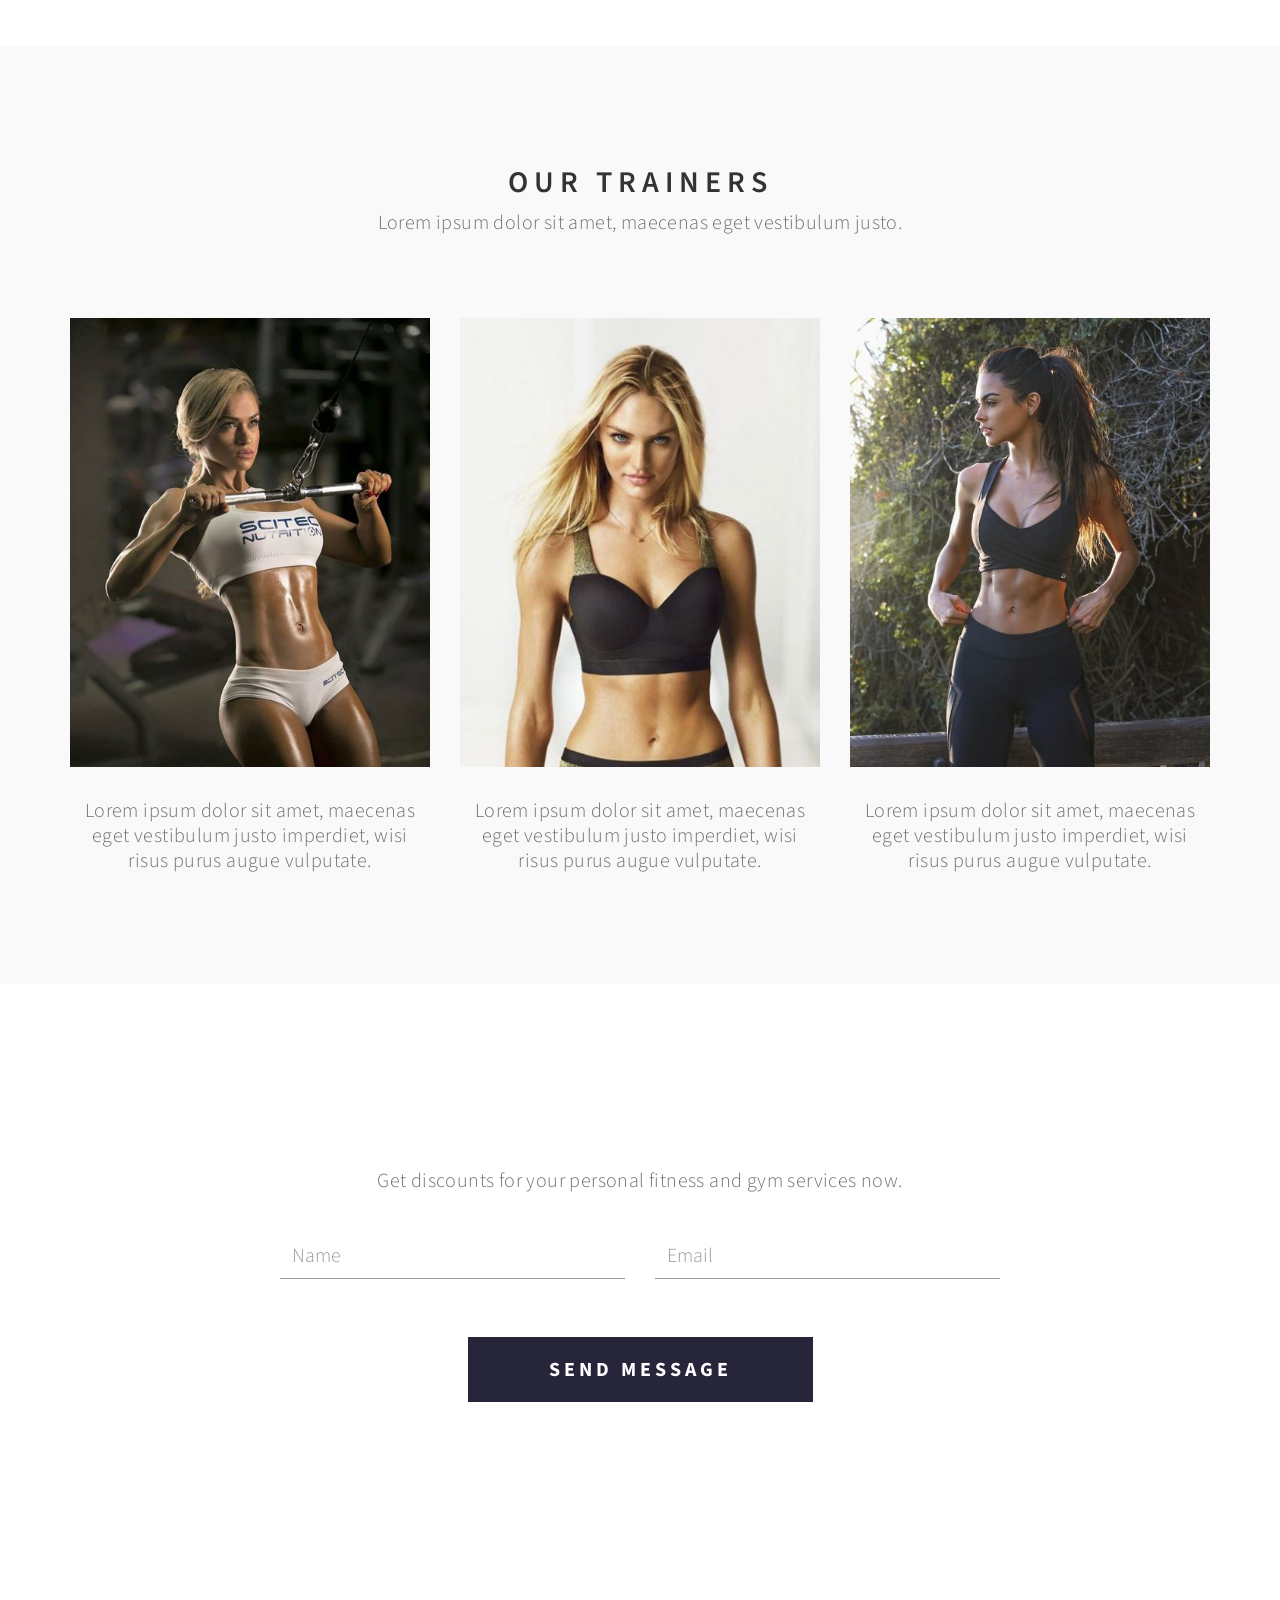
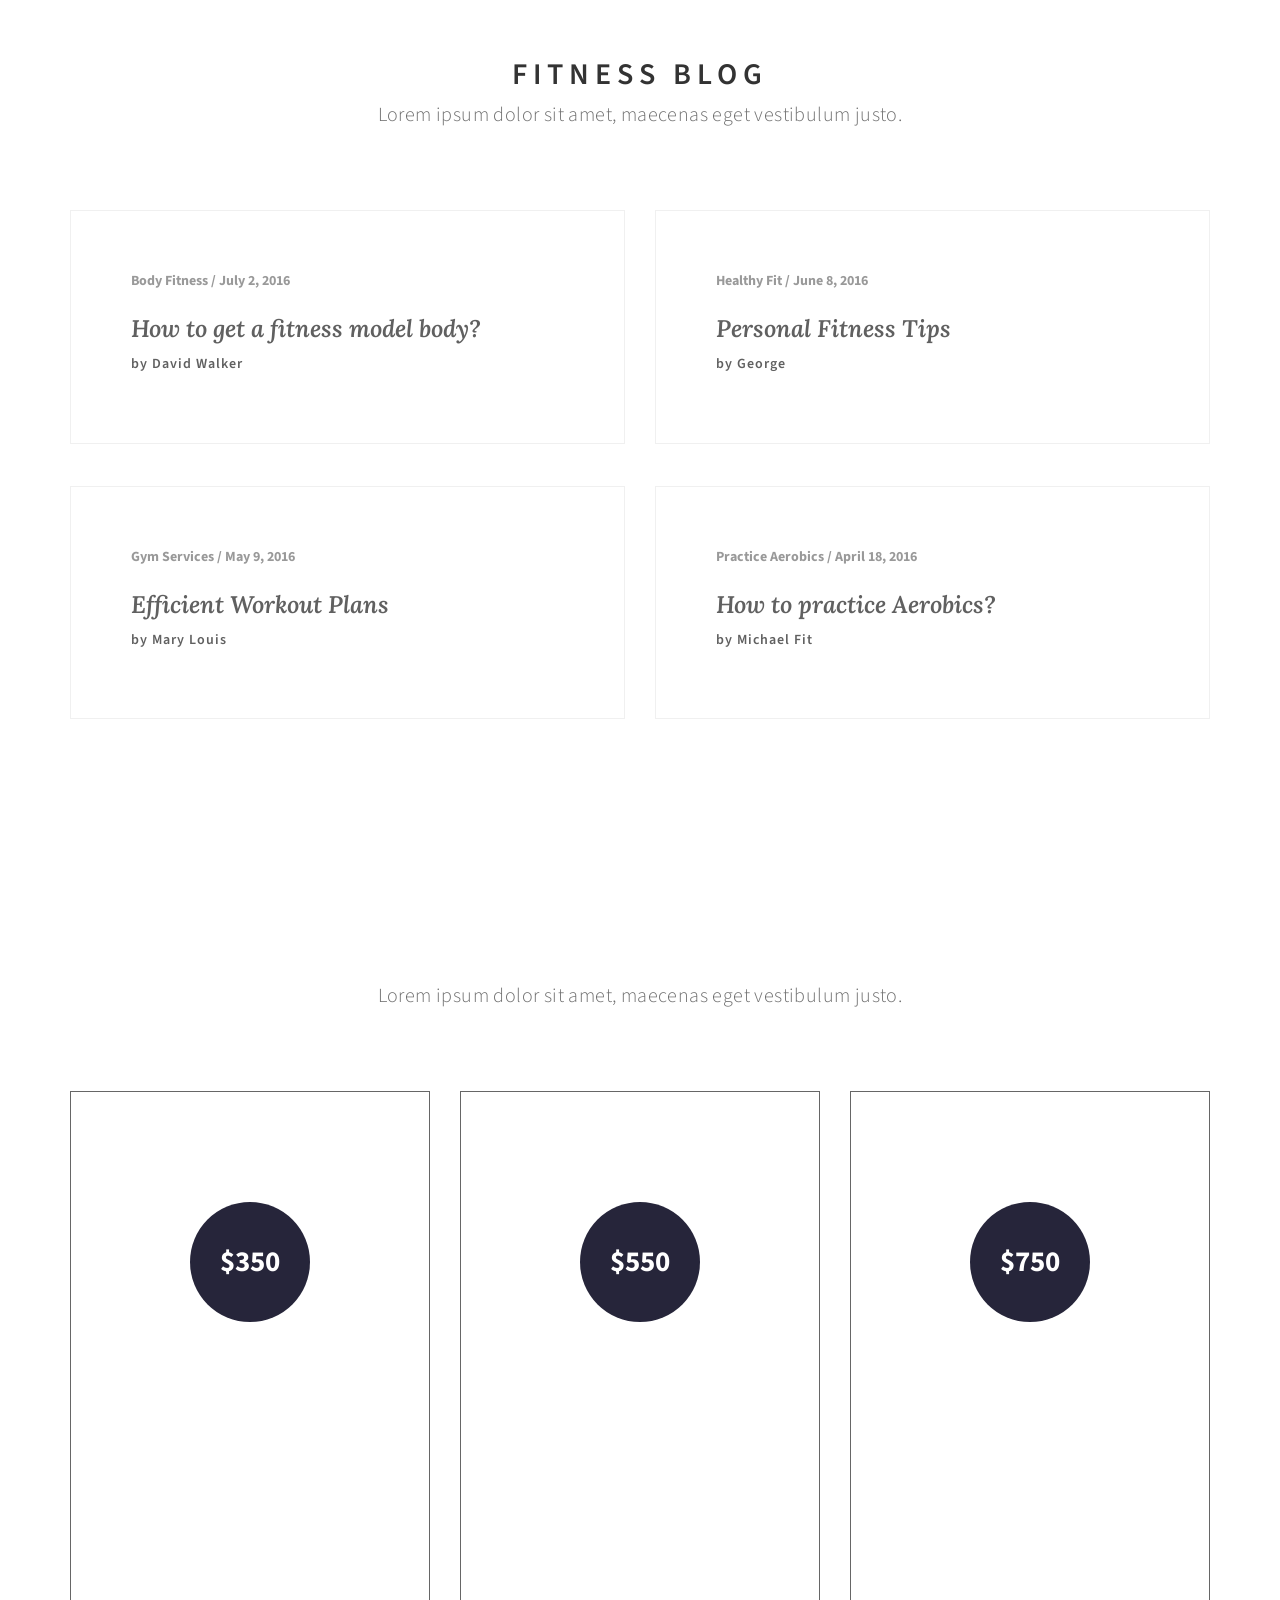
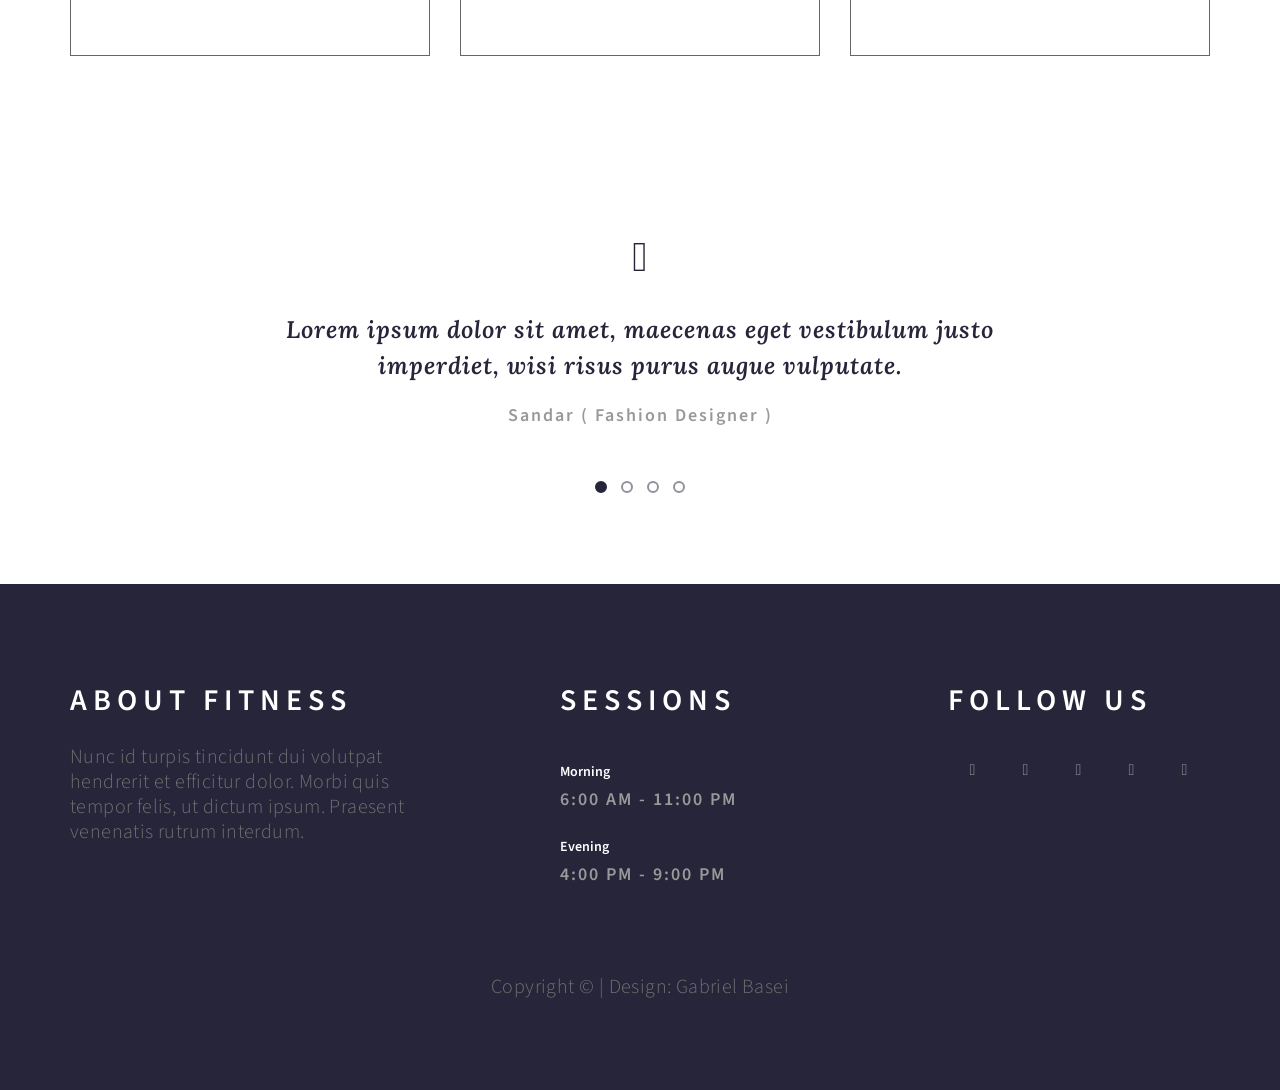
<file: projetos/Fitness/Fitness/index.html>
<!DOCTYPE html>
<html lang="en">
<head>
<title>Fitness</title>
<meta name="description" content="">
<meta name="author" content="">
<meta charset="UTF-8">
<meta http-equiv="X-UA-Compatible" content="IE=Edge">
<meta name="viewport" content="width=device-width, initial-scale=1, maximum-scale=1">


<link rel="stylesheet" href="css/bootstrap.min.css">
<link rel="stylesheet" href="css/animate.css">
<link rel="stylesheet" href="css/font-awesome.min.css">
<link rel="stylesheet" href="css/owl.theme.css">
<link rel="stylesheet" href="css/owl.carousel.css">

<!-- Main css -->
<link rel="stylesheet" href="css/style.css">

<!-- Google Font -->
<link href='https://fonts.googleapis.com/css?family=Source+Sans+Pro:400,300,600' rel='stylesheet' type='text/css'>
<link href='https://fonts.googleapis.com/css?family=Lora:700italic' rel='stylesheet' type='text/css'>

</head>
<body data-spy="scroll" data-target=".navbar-collapse" data-offset="50">


<!-- =========================
     PRE LOADER       
============================== -->
<div  class="preloader">

	<div class="sk-spinner sk-spinner-pulse"></div>

</div>


<!-- =========================
    NAVIGATION SECTION   
============================== -->
<div class="navbar navbar-default navbar-fixed-top sticky-navigation" role="navigation">
	<div class="container">

		<div class="navbar-header">
			<button class="navbar-toggle" data-toggle="collapse" data-target=".navbar-collapse">
				<span class="icon icon-bar"></span>
				<span class="icon icon-bar"></span>
				<span class="icon icon-bar"></span>
			</button>
			<a href="#" class="navbar-brand">Fitness</a>
		</div>
		<div class="collapse navbar-collapse">
			<ul class="nav navbar-nav navbar-right main-navigation">
				<li><a href="#home" class="smoothScroll">Home</a></li>
				<li><a href="#overview" class="smoothScroll">About</a></li>
				<li><a href="#trainer" class="smoothScroll">Trainers</a></li>
				<li><a href="#blog" class="smoothScroll">Blog</a></li>
				<li><a href="#price" class="smoothScroll">Prices</a></li>
				<li><a href="#testimonial" class="smoothScroll">Testimonials</a></li>
			</ul>
		</div>

	</div>
</div>


<!-- =========================
    HOME SECTION   
============================== -->
<section id="home" class="parallax-section">
	<div class="container">
		<div class="row">

			<div class="col-md-offset-1 col-md-10 col-sm-12">
				<h3 class="wow bounceIn" data-wow-delay="0.9s">Hello! you are welcome to</h3>
				<h1 class="wow fadeInUp" data-wow-delay="1.6s">Professional<br>Fitness Club</h1>
				<a href="#overview" class="wow fadeInUp smoothScroll btn btn-default" data-wow-delay="2s">LEARN MORE</a>
			</div>

		</div>
	</div>
</section>


<!-- =========================
    OVERVIEW SECTION   
============================== -->
<section id="overview" class="parallax-section">
	<div class="container">
		<div class="row">

			<div class="col-md-6 col-sm-12">
				<img src="images/overview-img.jpg" class="img-responsive" alt="Overview">
				<blockquote class="wow fadeInUp" data-wow-delay="1.9s">Fitness is free website template that can be used for any company. You may download, modify and use this layout for your website.</blockquote>
			</div>

			<div class="col-md-1"></div>

			<div class="wow fadeInUp col-md-4 col-sm-12" data-wow-delay="1s">
				<div class="overview-detail">
					<h2>About Fitness</h2>
					<p>Lorem ipsum dolor sit amet, consectetuer adipiscing elit, sed diam nonummy nibh euismod tincidunt ut laoreet. Dolore magna aliquam erat.</p>
					<p>Fitness web template includes total 2 pages. This is an index (main) page and another is a <a href="blog-single.html">blog page</a>.</p>
					<a href="#trainer" class="btn btn-default smoothScroll">Let us begin</a>
				</div>
			</div>

			<div class="col-md-1"></div>

		</div>
	</div>
</section>


<!-- =========================
    TRAINER SECTION   
============================== -->
<section id="trainer" class="parallax-section">
	<div class="container">
		<div class="row">

			<div class="wow fadeInUp col-md-12 col-sm-12" data-wow-delay="1.3s">
				<h2>our Trainers</h2>
				<p>Lorem ipsum dolor sit amet, maecenas eget vestibulum justo.</p>
			</div>

			<div class="wow fadeInUp col-md-4 col-sm-6" data-wow-delay="1.9s">
				<div class="trainer-thumb">
					<img src="images/trainer-img1.jpg" class="img-responsive" alt="Trainer">
						<div class="trainer-overlay">
							<div class="trainer-des">
								<h2>Jenny</h2>
								<h3>Body Trainer</h3>
								<ul class="social-icon">
									<li><a href="#" class="fa fa-facebook wow fadeInUp" data-wow-delay="1s"></a></li>
									<li><a href="#" class="fa fa-twitter wow fadeInUp" data-wow-delay="1.3s"></a></li>
									<li><a href="#" class="fa fa-behance wow fadeInUp" data-wow-delay="1.9s"></a></li>
								</ul>
							</div>
						</div>
				</div>
				<p>Lorem ipsum dolor sit amet, maecenas eget vestibulum justo imperdiet, wisi risus purus augue vulputate.</p>
			</div>

			<div class="wow fadeInUp col-md-4 col-sm-6" data-wow-delay="2s">
				<div class="trainer-thumb">
					<img src="images/trainer-img2.jpg" class="img-responsive" alt="Trainer">
						<div class="trainer-overlay">
							<div class="trainer-des">
								<h2>Marry</h2>
								<h3>Fitness Trainer</h3>
								<ul class="social-icon">
									<li><a href="#" class="fa fa-facebook wow fadeInUp" data-wow-delay="1s"></a></li>
									<li><a href="#" class="fa fa-twitter wow fadeInUp" data-wow-delay="1.3s"></a></li>
									<li><a href="#" class="fa fa-behance wow fadeInUp" data-wow-delay="1.9s"></a></li>
								</ul>
							</div>
						</div>
				</div>
				<p>Lorem ipsum dolor sit amet, maecenas eget vestibulum justo imperdiet, wisi risus purus augue vulputate.</p>
			</div>

			<div class="wow fadeInUp col-md-4 col-sm-6" data-wow-delay="2.3s">
				<div class="trainer-thumb">
					<img src="images/trainer-img3.jpg" class="img-responsive" alt="Trainer">
						<div class="trainer-overlay">
							<div class="trainer-des">
								<h2>Olivia</h2>
								<h3>Yoga Teacher</h3>
								<ul class="social-icon">
									<li><a href="#" class="fa fa-facebook wow fadeInUp" data-wow-delay="1s"></a></li>
									<li><a href="#" class="fa fa-twitter wow fadeInUp" data-wow-delay="1.3s"></a></li>
									<li><a href="#" class="fa fa-behance wow fadeInUp" data-wow-delay="1.9s"></a></li>
								</ul>
							</div>
						</div>
				</div>
				<p>Lorem ipsum dolor sit amet, maecenas eget vestibulum justo imperdiet, wisi risus purus augue vulputate.</p>
			</div>

		</div>
	</div>
</section>


<!-- =========================
    NEWSLETTER SECTION   
============================== -->
<section id="newsletter" class="parallax-section">
	<div class="container">
		<div class="row">

			<div class="wow fadeInUp col-md-offset-2 col-md-8 col-sm-offset-1 col-sm-10" data-wow-delay="0.9s">
				<h2>Signup Newsletter</h2>
				<p>Get discounts for your personal fitness and gym services now.</p>
				<div class="newsletter_detail">
					<form action="#" method="post" id="newsletter-signup">
						<div class="col-md-6 col-sm-6">
							<input name="name" type="text" class="form-control" id="name" placeholder="Name">
					  	</div>
						<div class="col-md-6 col-sm-6">
							<input name="email" type="email" class="form-control" id="email" placeholder="Email">
					  	</div>
						<div class="col-md-offset-3 col-md-6 col-sm-offset-2 col-sm-8">
							<input name="submit" type="submit" class="form-control" id="submit" value="SEND MESSAGE">
						</div>
				  	</form>
				</div>
			</div>

		</div>
	</div>
</section>


<!-- =========================
    BLOG SECTION   
============================== -->
<section id="blog" class="parallax-section">
	<div class="container">
		<div class="row">

			<div class="col-md-12 col-sm-12 text-center">
				<h2>Fitness Blog</h2>
				<p>Lorem ipsum dolor sit amet, maecenas eget vestibulum justo.</p>
			</div>

			<div class="wow fadeInUp col-md-6 col-sm-12" data-wow-delay="0.9s">
				<div class="blog-thumb">
					<span class="blog-date">Body Fitness / July 2, 2016</span>
					<h3 class="blog-title"><a href="blog-single.html">How to get a fitness model body?</a></h3>
					<h5 id="blog-author">by David Walker</h5>
				</div>
			</div>

			<div class="wow fadeInUp col-md-6 col-sm-12" data-wow-delay="1.3s">
				<div class="blog-thumb">
					<span class="blog-date">Healthy Fit / June 8, 2016</span>
					<h3 class="blog-title"><a href="blog-single.html">Personal Fitness Tips</a></h3>
					<h5 id="blog-author">by George</h5>
				</div>
			</div>

			<div class="wow fadeInUp col-md-6 col-sm-12" data-wow-delay="1.6s">
				<div class="blog-thumb">
					<span class="blog-date">Gym Services / May 9, 2016</span>
					<h3 class="blog-title"><a href="blog-single.html">Efficient Workout Plans</a></h3>
					<h5 id="blog-author">by Mary Louis</h5>
				</div>
			</div>

			<div class="wow fadeInUp col-md-6 col-sm-12" data-wow-delay="1.9s">
				<div class="blog-thumb">
					<span class="blog-date">Practice Aerobics / April 18, 2016</span>
					<h3 class="blog-title"><a href="blog-single.html">How to practice Aerobics?</a></h3>
					<h5 id="blog-author">by Michael Fit</h5>
				</div>
			</div>
			
		</div>
	</div>
</section>


<!-- =========================
    PRICE SECTION   
============================== -->
<section id="price" class="parallax-section">
	<div class="container">
		<div class="row">

			<div class="wow fadeInUp col-md-12 col-sm-12" data-wow-delay="0.9s">
				<h2>Our Prices</h2>
				<p>Lorem ipsum dolor sit amet, maecenas eget vestibulum justo.</p>
			</div>

			<div class="wow fadeInUp col-md-4 col-sm-6" data-wow-delay="1s">
				<div class="pricing__item">
                    <h3 class="pricing__title">Healthy</h3>
                    <div class="pricing__price"><span class="pricing__currency">$</span>350</div>
                    <ul class="pricing__feature-list">
                        <li class="pricing__feature">One General Trainer</li>
                        <li class="pricing__feature">Gym Services</li>
                        <li class="pricing__feature">5 Yoga Courses</li>
                        <li class="pricing__feature">10 Thai Massages</li>
                        <li class="pricing__feature">15 Aerobics</li>
                    </ul>
                    <button class="pricing__action">Sign Up Now</button>
                </div>
			</div>

			<div class="wow fadeInUp col-md-4 col-sm-6" data-wow-delay="1.3s">
				<div class="pricing__item">
                    <h3 class="pricing__title">Best Fit</h3>
                    <div class="pricing__price"><span class="pricing__currency">$</span>550</div>                  
                    <ul class="pricing__feature-list">
                        <li class="pricing__feature">Two General Trainers</li>
                        <li class="pricing__feature">Gym Services</li>
                        <li class="pricing__feature">10 Yoga Courses</li>
                        <li class="pricing__feature">20 Thai Massages</li>
                        <li class="pricing__feature">25 Aerobics</li>
                    </ul>
                    <button class="pricing__action">Sign Up Now</button>
                </div>
			</div>

			<div class="wow fadeInUp col-md-4 col-sm-6" data-wow-delay="1.6s">
				<div class="pricing__item">
                    <h3 class="pricing__title">Rigid Body</h3>
                    <div class="pricing__price"><span class="pricing__currency">$</span>750</div> 
                    <ul class="pricing__feature-list">
                        <li class="pricing__feature">Three Personal Trainers</li>
                        <li class="pricing__feature">Gym Services</li>
                        <li class="pricing__feature">15 Yoga Courses</li>
                        <li class="pricing__feature">20 Thai Massages</li>
                        <li class="pricing__feature">35 Aerobics</li>
                    </ul>
                   <button class="pricing__action">Sign Up Now</button>
                </div>
			</div>

		</div>
	</div>
</section>


<!-- =========================
    TESTIMONIAL SECTION   
============================== -->
<section id="testimonial" class="parallax-section">
	<div class="container">
		<div class="row">

			<!-- Testimonial Owl Carousel section
			================================================== -->
			<div id="owl-testimonial" class="owl-carousel">

				<div class="item col-md-offset-2 col-md-8 col-sm-offset-1 col-sm-10 wow fadeInUp" data-wow-delay="0.6s">
					<i class="fa fa-quote-left"></i>
					<h3>Lorem ipsum dolor sit amet, maecenas eget vestibulum justo imperdiet, wisi risus purus augue vulputate.</h3>
					<h4>Sandar ( Fashion Designer )</h4>
				</div>

				<div class="item col-md-offset-2 col-md-8 col-sm-offset-1 col-sm-10 wow fadeInUp" data-wow-delay="0.6s">
					<i class="fa fa-quote-left"></i>
					<h3>Yes! Lorem ipsum dolor sit amet, maecenas eget vestibulum justo imperdiet, wisi risus purus augue.</h3>
					<h4>James Job ( Social Assistant )</h4>
				</div>

				<div class="item col-md-offset-2 col-md-8 col-sm-offset-1 col-sm-10 wow fadeInUp" data-wow-delay="0.6s">
					<i class="fa fa-quote-left"></i>
					<h3>Sed dapibus rutrum lobortis. Sed nec interdum nunc, quis sodales ante. Maecenas volutpat congue.</h3>
					<h4>Mark Otto ( New Cyclist )</h4>
				</div>

				<div class="item col-md-offset-2 col-md-8 col-sm-offset-1 col-sm-10 wow fadeInUp" data-wow-delay="0.6s">
					<i class="fa fa-quote-left"></i>
					<h3>Lorem ipsum dolor sit amet, maecenas eget vestibulum justo imperdiet, wisi risus purus.</h3>
					<h4>David Moore ( Pro Boxer )</h4>
				</div>
				
			</div>

		</div>
	</div>
</section>


<!-- =========================
    FOOTER SECTION   
============================== -->
<footer>
	<div class="container">
		<div class="row">

			<div class="wow fadeInUp col-md-4 col-sm-4" data-wow-delay="0.6s">
				<h2>About Fitness</h2>
				<p>Nunc id turpis tincidunt dui volutpat hendrerit et efficitur dolor. Morbi quis tempor felis, ut dictum ipsum. Praesent venenatis rutrum interdum.</p>
			</div>

			<div class="wow fadeInUp col-md-5 col-sm-4"  data-wow-delay="0.9s">
				<h2>Sessions</h2>
					<div>
						<h5>Morning</h5>
						<h4>6:00 AM - 11:00 PM</h4>
					</div>
					<div>
						<h5>Evening</h5>
						<h4>4:00 PM - 9:00 PM</h4>
					</div>
			</div>

			<div class="wow fadeInUp col-md-3 col-sm-4" data-wow-delay="1s">
				<h2>Follow us</h2>
				<ul class="social-icon">
					<li><a href="#" class="fa fa-facebook wow fadeIn" data-wow-delay="1s"></a></li>
					<li><a href="#" class="fa fa-twitter wow fadeInUp" data-wow-delay="1.3s"></a></li>
					<li><a href="#" class="fa fa-dribbble wow fadeIn" data-wow-delay="1.6s"></a></li>
					<li><a href="#" class="fa fa-behance wow fadeInUp" data-wow-delay="1.9s"></a></li>
					<li><a href="#" class="fa fa-google-plus wow fadeIn" data-wow-delay="2s"></a></li>
				</ul>
			</div>

			<div class="clearfix"></div>

			<div class="col-md-12 col-sm-12">
				<p class="copyright-text">Copyright &copy;
                    
                    | Design: <a rel="nofollow" href="#" target="_parent">Gabriel Basei</a></p>
			</div>
			
		</div>
	</div>
</footer>

<!-- =========================
     SCRIPTS   
============================== -->
<script src="js/jquery.js"></script>
<script src="js/bootstrap.min.js"></script>
<script src="js/jquery.parallax.js"></script>
<script src="js/jquery.nav.js"></script>
<script src="js/jquery.backstretch.min.js"></script>
<script src="js/owl.carousel.min.js"></script>
<script src="js/smoothscroll.js"></script>
<script src="js/wow.min.js"></script>
<script src="js/custom.js"></script>

</body>
</html>
</file>
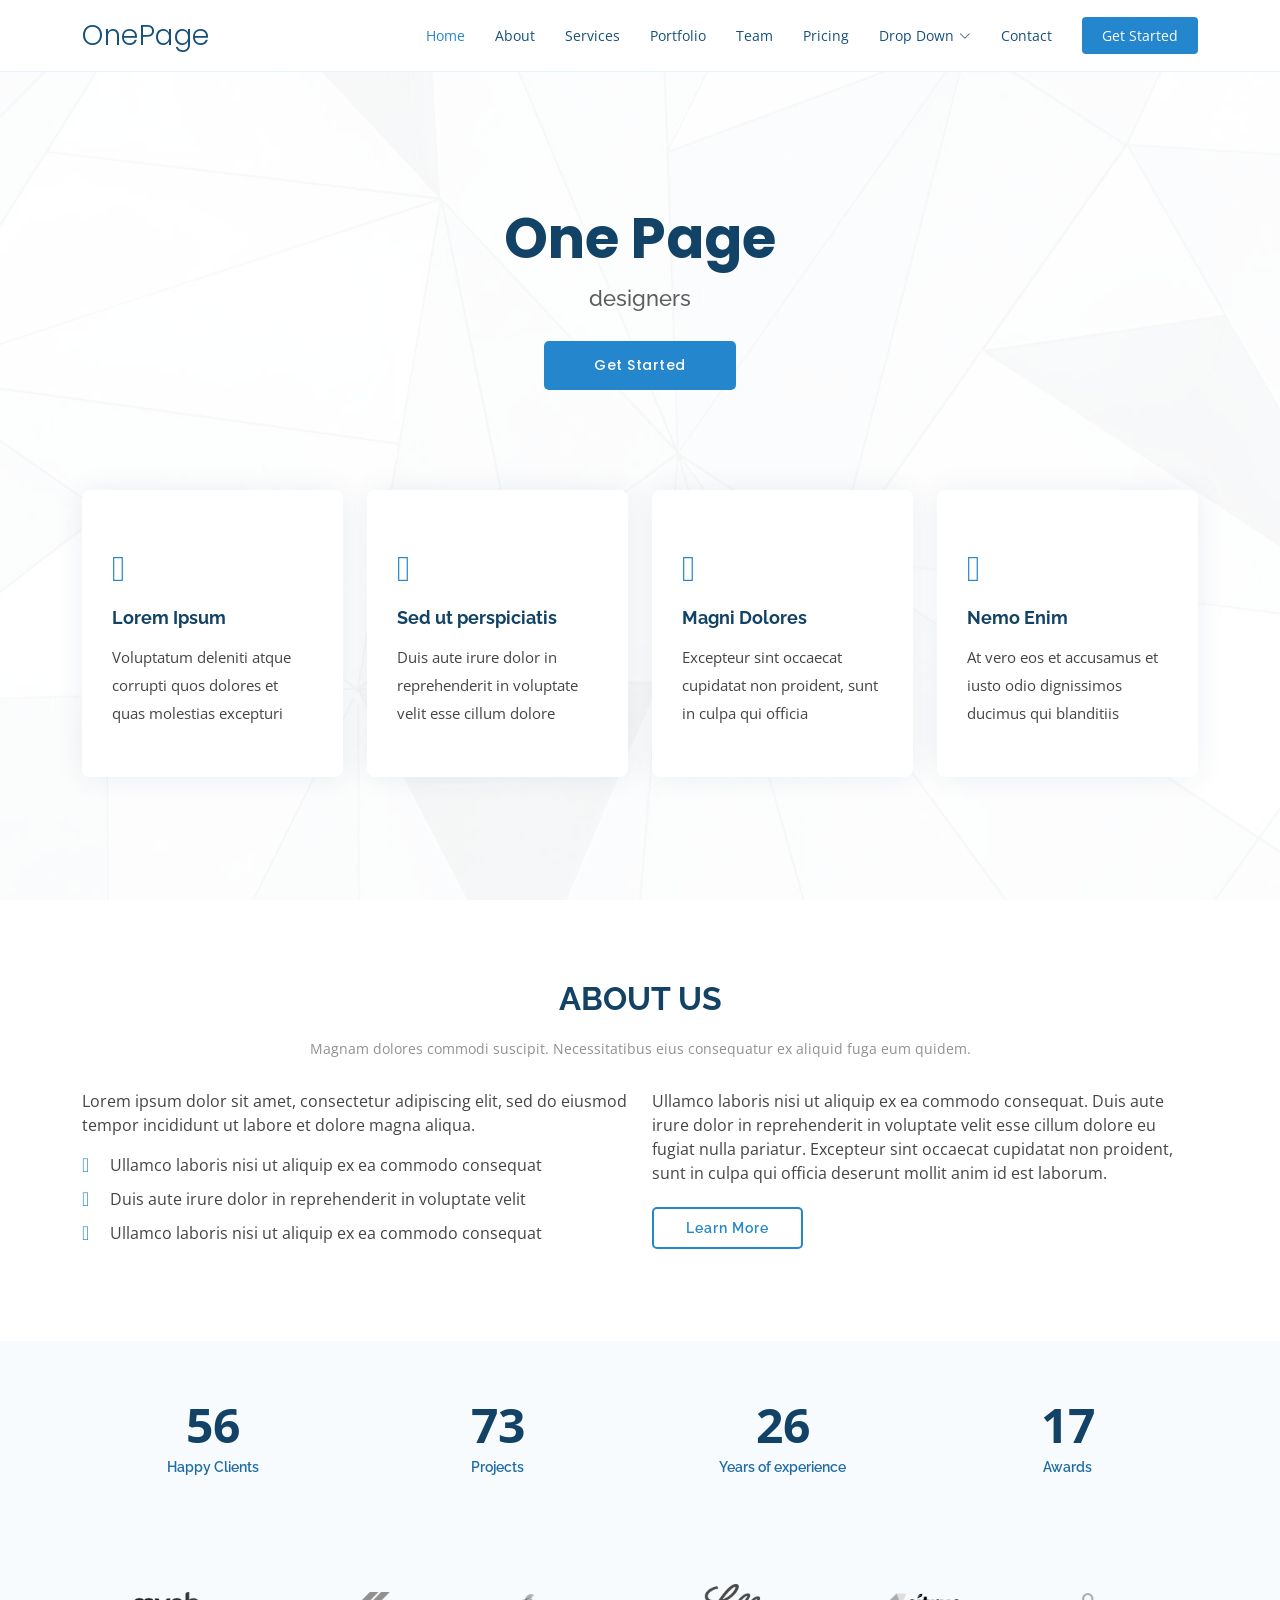
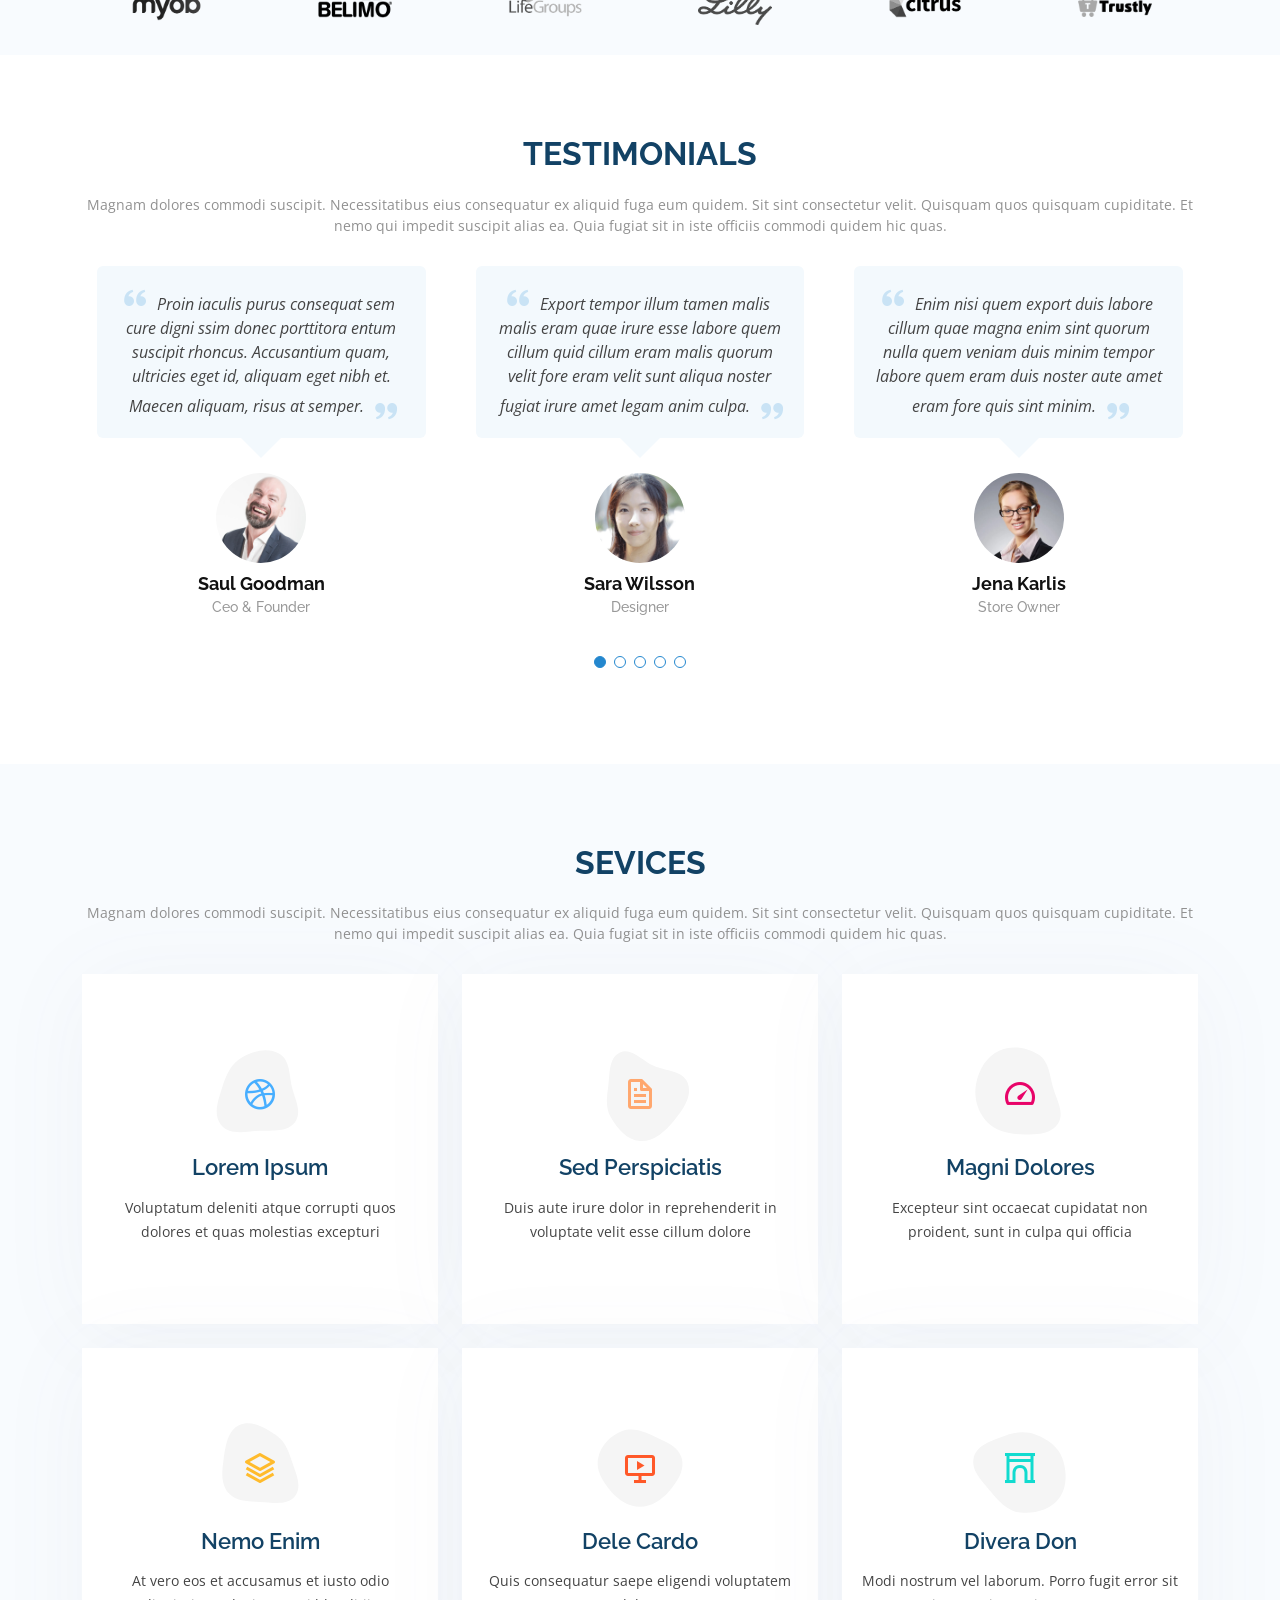
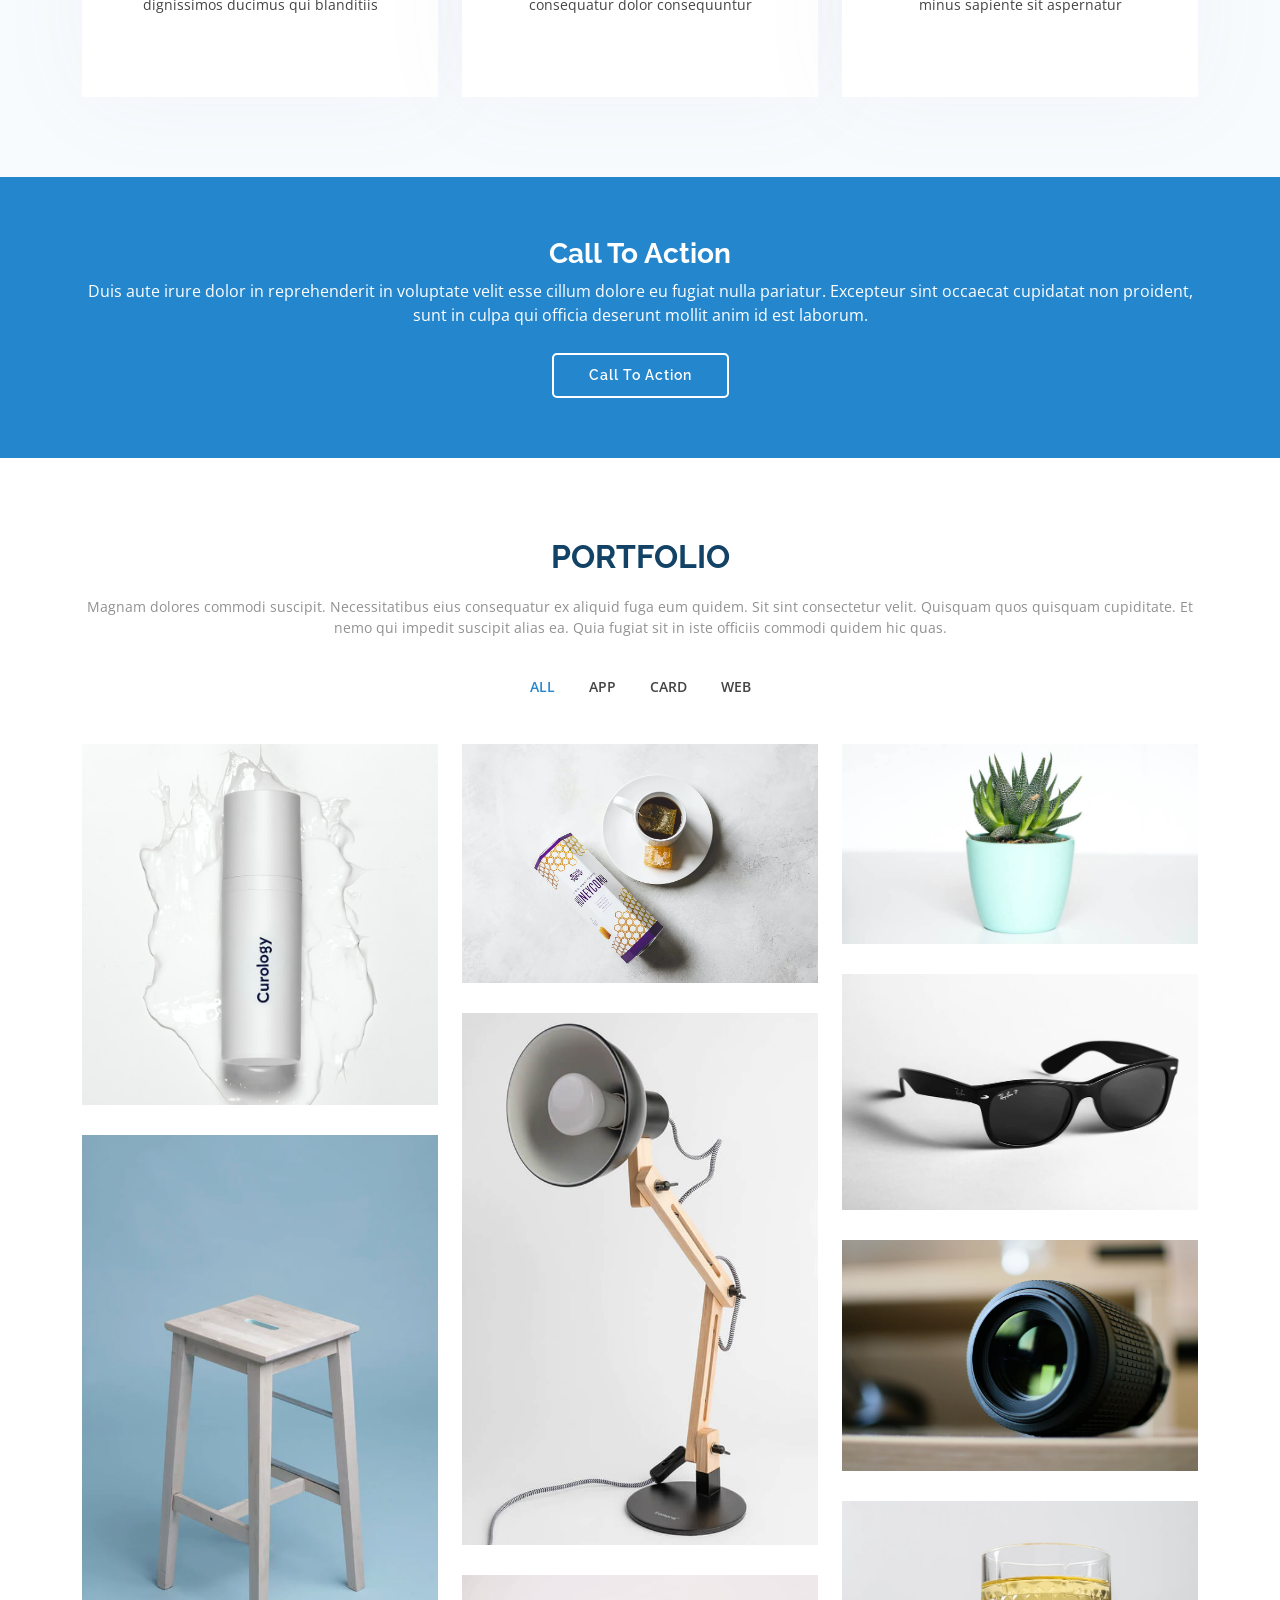
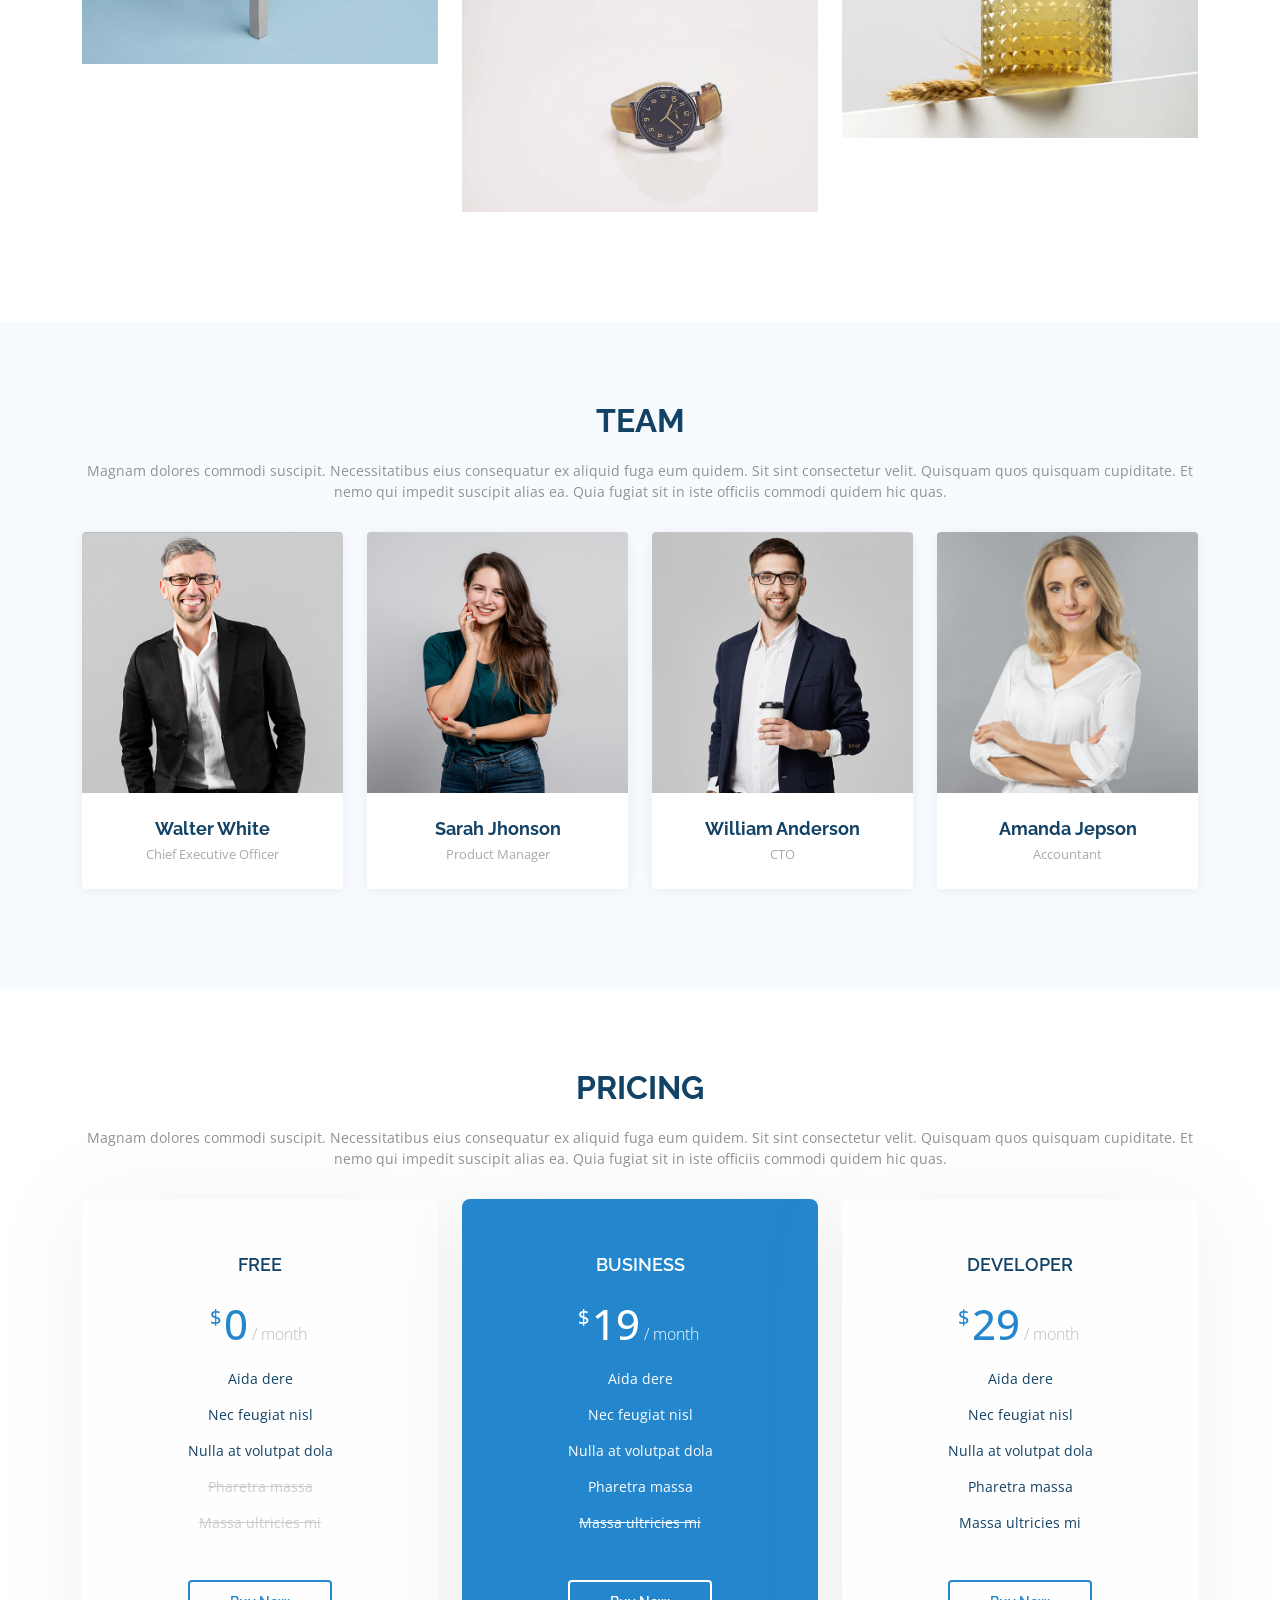
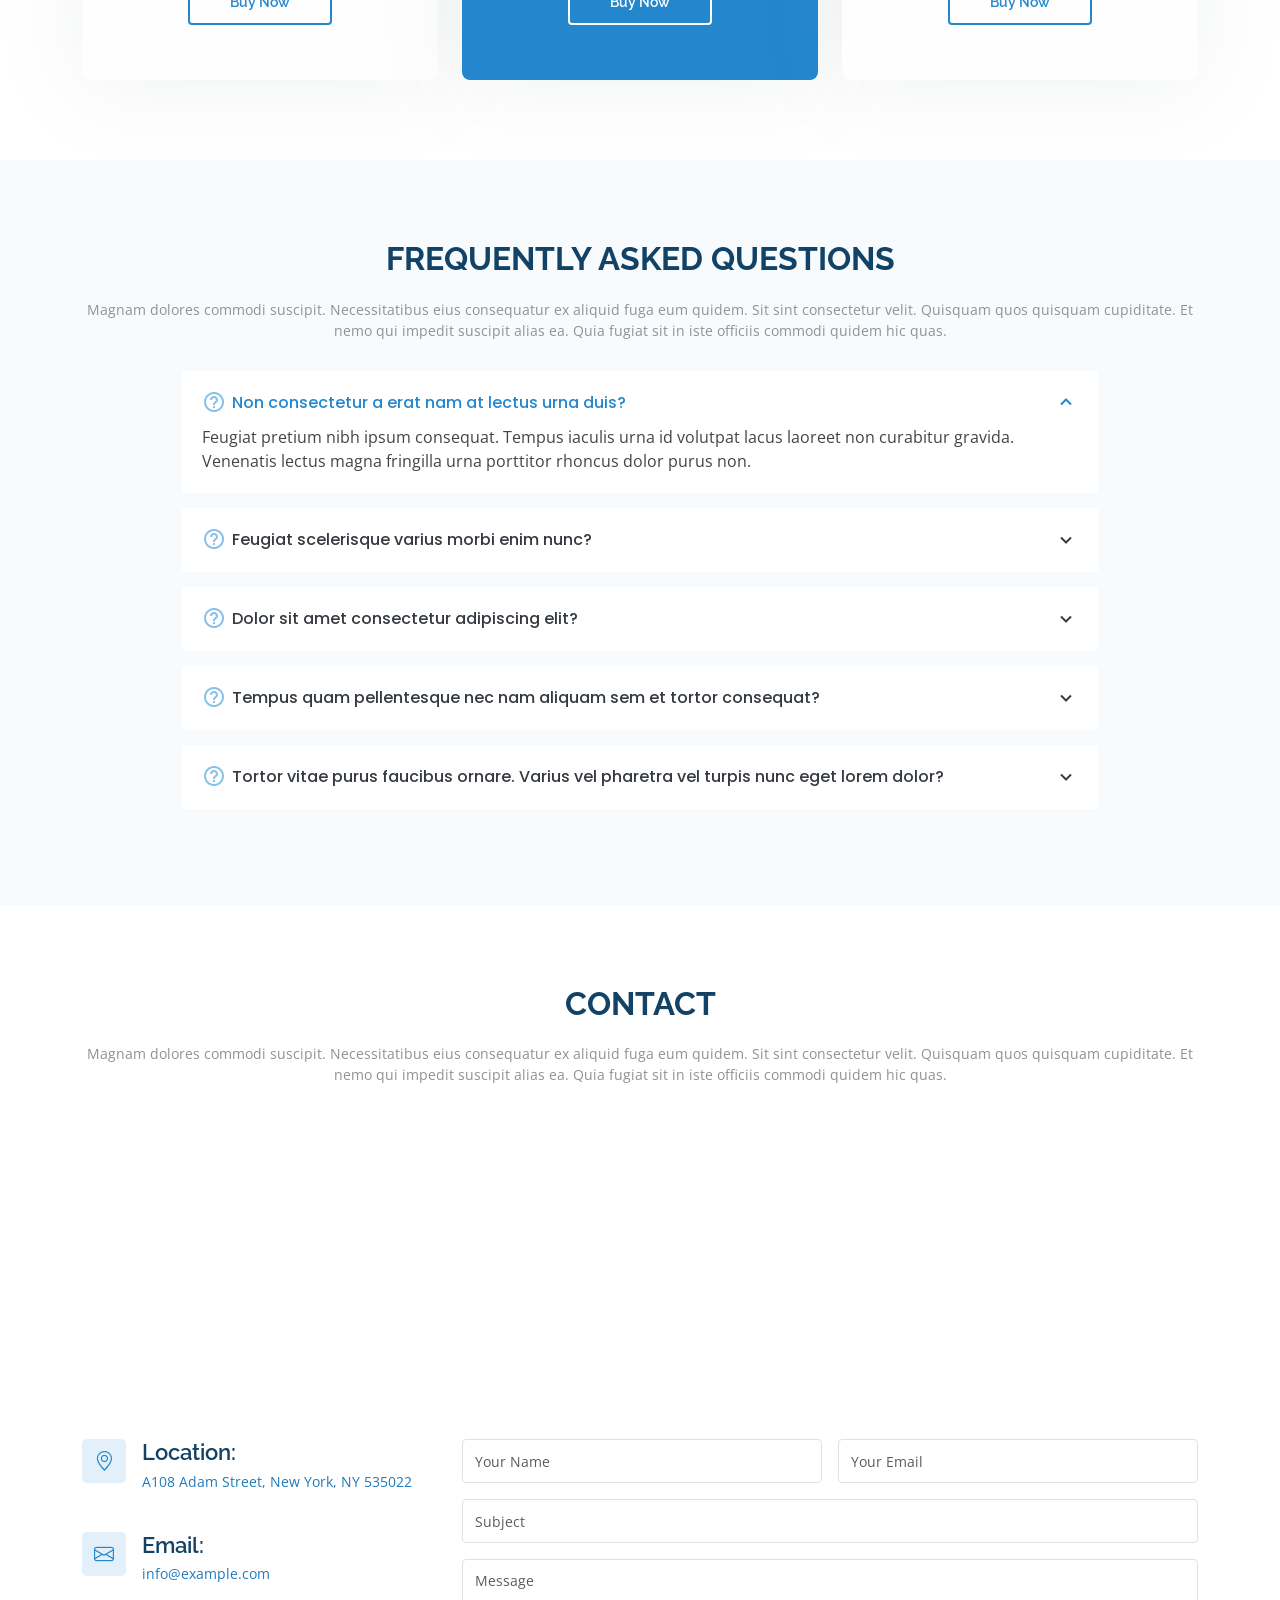
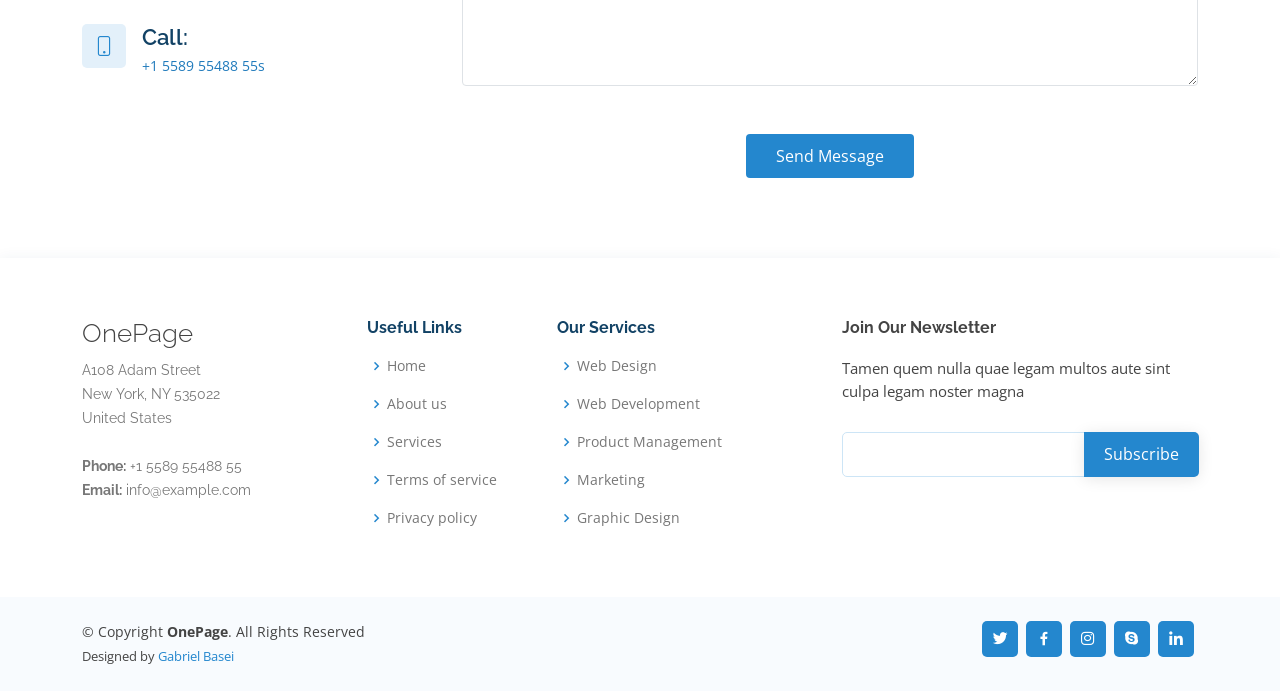
<file: projetos/OnePage/OnePage/index.html>
<!DOCTYPE html>
<html lang="en">

<head>
  <meta charset="utf-8">
  <meta content="width=device-width, initial-scale=1.0" name="viewport">

  <title>OnePage</title>
  <meta content="" name="description">
  <meta content="" name="keywords">

  <!-- Favicons -->
  <link href="assets/img/favicon.png" rel="icon">
  <link href="assets/img/apple-touch-icon.png" rel="apple-touch-icon">

  <!-- Google Fonts -->
  <link href="https://fonts.googleapis.com/css?family=Open+Sans:300,300i,400,400i,600,600i,700,700i|Raleway:300,300i,400,400i,500,500i,600,600i,700,700i|Poppins:300,300i,400,400i,500,500i,600,600i,700,700i" rel="stylesheet">

  <!-- Vendor CSS Files -->
  <link href="assets/vendor/aos/aos.css" rel="stylesheet">
  <link href="assets/vendor/bootstrap/css/bootstrap.min.css" rel="stylesheet">
  <link href="assets/vendor/bootstrap-icons/bootstrap-icons.css" rel="stylesheet">
  <link href="assets/vendor/boxicons/css/boxicons.min.css" rel="stylesheet">
  <link href="assets/vendor/glightbox/css/glightbox.min.css" rel="stylesheet">
  <link href="assets/vendor/remixicon/remixicon.css" rel="stylesheet">
  <link href="assets/vendor/swiper/swiper-bundle.min.css" rel="stylesheet">


  <link href="assets/css/style.css" rel="stylesheet">


</head>

<body>

  <!-- ======= Header ======= -->
  <header id="header" class="fixed-top">
    <div class="container d-flex align-items-center justify-content-between">

      <h1 class="logo"><a href="index.html">OnePage</a></h1>
      <!-- Uncomment below if you prefer to use an image logo -->
      <!-- <a href="index.html" class="logo"><img src="assets/img/logo.png" alt="" class="img-fluid"></a>-->

      <nav id="navbar" class="navbar">
        <ul>
          <li><a class="nav-link scrollto active" href="#hero">Home</a></li>
          <li><a class="nav-link scrollto" href="#about">About</a></li>
          <li><a class="nav-link scrollto" href="#services">Services</a></li>
          <li><a class="nav-link scrollto o" href="#portfolio">Portfolio</a></li>
          <li><a class="nav-link scrollto" href="#team">Team</a></li>
          <li><a class="nav-link scrollto" href="#pricing">Pricing</a></li>
          <li class="dropdown"><a href="#"><span>Drop Down</span> <i class="bi bi-chevron-down"></i></a>
            <ul>
              <li><a href="#">Drop Down 1</a></li>
              <li class="dropdown"><a href="#"><span>Deep Drop Down</span> <i class="bi bi-chevron-right"></i></a>
                <ul>
                  <li><a href="#">Deep Drop Down 1</a></li>
                  <li><a href="#">Deep Drop Down 2</a></li>
                  <li><a href="#">Deep Drop Down 3</a></li>
                  <li><a href="#">Deep Drop Down 4</a></li>
                  <li><a href="#">Deep Drop Down 5</a></li>
                </ul>
              </li>
              <li><a href="#">Drop Down 2</a></li>
              <li><a href="#">Drop Down 3</a></li>
              <li><a href="#">Drop Down 4</a></li>
            </ul>
          </li>
          <li><a class="nav-link scrollto" href="#contact">Contact</a></li>
          <li><a class="getstarted scrollto" href="#about">Get Started</a></li>
        </ul>
        <i class="bi bi-list mobile-nav-toggle"></i>
      </nav><!-- .navbar -->

    </div>
  </header><!-- End Header -->

  <!-- ======= Hero Section ======= -->
  <section id="hero" class="d-flex align-items-center">
    <div class="container position-relative" data-aos="fade-up" data-aos-delay="100">
      <div class="row justify-content-center">
        <div class="col-xl-7 col-lg-9 text-center">
          <h1>One Page </h1>
          <h2>designers</h2>
        </div>
      </div>
      <div class="text-center">
        <a href="#about" class="btn-get-started scrollto">Get Started</a>
      </div>

      <div class="row icon-boxes">
        <div class="col-md-6 col-lg-3 d-flex align-items-stretch mb-5 mb-lg-0" data-aos="zoom-in" data-aos-delay="200">
          <div class="icon-box">
            <div class="icon"><i class="ri-stack-line"></i></div>
            <h4 class="title"><a href="">Lorem Ipsum</a></h4>
            <p class="description">Voluptatum deleniti atque corrupti quos dolores et quas molestias excepturi</p>
          </div>
        </div>

        <div class="col-md-6 col-lg-3 d-flex align-items-stretch mb-5 mb-lg-0" data-aos="zoom-in" data-aos-delay="300">
          <div class="icon-box">
            <div class="icon"><i class="ri-palette-line"></i></div>
            <h4 class="title"><a href="">Sed ut perspiciatis</a></h4>
            <p class="description">Duis aute irure dolor in reprehenderit in voluptate velit esse cillum dolore</p>
          </div>
        </div>

        <div class="col-md-6 col-lg-3 d-flex align-items-stretch mb-5 mb-lg-0" data-aos="zoom-in" data-aos-delay="400">
          <div class="icon-box">
            <div class="icon"><i class="ri-command-line"></i></div>
            <h4 class="title"><a href="">Magni Dolores</a></h4>
            <p class="description">Excepteur sint occaecat cupidatat non proident, sunt in culpa qui officia</p>
          </div>
        </div>

        <div class="col-md-6 col-lg-3 d-flex align-items-stretch mb-5 mb-lg-0" data-aos="zoom-in" data-aos-delay="500">
          <div class="icon-box">
            <div class="icon"><i class="ri-fingerprint-line"></i></div>
            <h4 class="title"><a href="">Nemo Enim</a></h4>
            <p class="description">At vero eos et accusamus et iusto odio dignissimos ducimus qui blanditiis</p>
          </div>
        </div>

      </div>
    </div>
  </section><!-- End Hero -->

  <main id="main">

    <!-- ======= About Section ======= -->
    <section id="about" class="about">
      <div class="container" data-aos="fade-up">

        <div class="section-title">
          <h2>About Us</h2>
          <p>Magnam dolores commodi suscipit. Necessitatibus eius consequatur ex aliquid fuga eum quidem. </p>
        </div>

        <div class="row content">
          <div class="col-lg-6">
            <p>
              Lorem ipsum dolor sit amet, consectetur adipiscing elit, sed do eiusmod tempor incididunt ut labore et dolore
              magna aliqua.
            </p>
            <ul>
              <li><i class="ri-check-double-line"></i> Ullamco laboris nisi ut aliquip ex ea commodo consequat</li>
              <li><i class="ri-check-double-line"></i> Duis aute irure dolor in reprehenderit in voluptate velit</li>
              <li><i class="ri-check-double-line"></i> Ullamco laboris nisi ut aliquip ex ea commodo consequat</li>
            </ul>
          </div>
          <div class="col-lg-6 pt-4 pt-lg-0">
            <p>
              Ullamco laboris nisi ut aliquip ex ea commodo consequat. Duis aute irure dolor in reprehenderit in voluptate
              velit esse cillum dolore eu fugiat nulla pariatur. Excepteur sint occaecat cupidatat non proident, sunt in
              culpa qui officia deserunt mollit anim id est laborum.
            </p>
            <a href="#" class="btn-learn-more">Learn More</a>
          </div>
        </div>

      </div>
    </section><!-- End About Section -->

    <!-- ======= Counts Section ======= -->
    <section id="counts" class="counts section-bg">
      <div class="container">

        <div class="row justify-content-end">

          <div class="col-lg-3 col-md-5 col-6 d-md-flex align-items-md-stretch">
            <div class="count-box">
              <span data-purecounter-start="0" data-purecounter-end="65" data-purecounter-duration="2" class="purecounter"></span>
              <p>Happy Clients</p>
            </div>
          </div>

          <div class="col-lg-3 col-md-5 col-6 d-md-flex align-items-md-stretch">
            <div class="count-box">
              <span data-purecounter-start="0" data-purecounter-end="85" data-purecounter-duration="2" class="purecounter"></span>
              <p>Projects</p>
            </div>
          </div>

          <div class="col-lg-3 col-md-5 col-6 d-md-flex align-items-md-stretch">
            <div class="count-box">
              <span data-purecounter-start="0" data-purecounter-end="30" data-purecounter-duration="2" class="purecounter"></span>
              <p>Years of experience</p>
            </div>
          </div>

          <div class="col-lg-3 col-md-5 col-6 d-md-flex align-items-md-stretch">
            <div class="count-box">
              <span data-purecounter-start="0" data-purecounter-end="20" data-purecounter-duration="2" class="purecounter"></span>
              <p>Awards</p>
            </div>
          </div>

        </div>

      </div>
    </section><!-- End Counts Section -->

    <!-- ======= Clients Section ======= -->
    <section id="clients" class="clients section-bg">
      <div class="container">

        <div class="row">

          <div class="col-lg-2 col-md-4 col-6 d-flex align-items-center justify-content-center" data-aos="zoom-in">
            <img src="assets/img/clients/client-1.png" class="img-fluid" alt="">
          </div>

          <div class="col-lg-2 col-md-4 col-6 d-flex align-items-center justify-content-center" data-aos="zoom-in">
            <img src="assets/img/clients/client-2.png" class="img-fluid" alt="">
          </div>

          <div class="col-lg-2 col-md-4 col-6 d-flex align-items-center justify-content-center" data-aos="zoom-in">
            <img src="assets/img/clients/client-3.png" class="img-fluid" alt="">
          </div>

          <div class="col-lg-2 col-md-4 col-6 d-flex align-items-center justify-content-center" data-aos="zoom-in">
            <img src="assets/img/clients/client-4.png" class="img-fluid" alt="">
          </div>

          <div class="col-lg-2 col-md-4 col-6 d-flex align-items-center justify-content-center" data-aos="zoom-in">
            <img src="assets/img/clients/client-5.png" class="img-fluid" alt="">
          </div>

          <div class="col-lg-2 col-md-4 col-6 d-flex align-items-center justify-content-center" data-aos="zoom-in">
            <img src="assets/img/clients/client-6.png" class="img-fluid" alt="">
          </div>

        </div>

      </div>
    </section><!-- End Clients Section -->

    <!-- ======= Testimonials Section ======= -->
    <section id="testimonials" class="testimonials">
      <div class="container" data-aos="fade-up">

        <div class="section-title">
          <h2>Testimonials</h2>
          <p>Magnam dolores commodi suscipit. Necessitatibus eius consequatur ex aliquid fuga eum quidem. Sit sint consectetur velit. Quisquam quos quisquam cupiditate. Et nemo qui impedit suscipit alias ea. Quia fugiat sit in iste officiis commodi quidem hic quas.</p>
        </div>

        <div class="testimonials-slider swiper" data-aos="fade-up" data-aos-delay="100">
          <div class="swiper-wrapper">

            <div class="swiper-slide">
              <div class="testimonial-item">
                <p>
                  <i class="bx bxs-quote-alt-left quote-icon-left"></i>
                  Proin iaculis purus consequat sem cure digni ssim donec porttitora entum suscipit rhoncus. Accusantium quam, ultricies eget id, aliquam eget nibh et. Maecen aliquam, risus at semper.
                  <i class="bx bxs-quote-alt-right quote-icon-right"></i>
                </p>
                <img src="assets/img/testimonials/testimonials-1.jpg" class="testimonial-img" alt="">
                <h3>Saul Goodman</h3>
                <h4>Ceo &amp; Founder</h4>
              </div>
            </div><!-- End testimonial item -->

            <div class="swiper-slide">
              <div class="testimonial-item">
                <p>
                  <i class="bx bxs-quote-alt-left quote-icon-left"></i>
                  Export tempor illum tamen malis malis eram quae irure esse labore quem cillum quid cillum eram malis quorum velit fore eram velit sunt aliqua noster fugiat irure amet legam anim culpa.
                  <i class="bx bxs-quote-alt-right quote-icon-right"></i>
                </p>
                <img src="assets/img/testimonials/testimonials-2.jpg" class="testimonial-img" alt="">
                <h3>Sara Wilsson</h3>
                <h4>Designer</h4>
              </div>
            </div><!-- End testimonial item -->

            <div class="swiper-slide">
              <div class="testimonial-item">
                <p>
                  <i class="bx bxs-quote-alt-left quote-icon-left"></i>
                  Enim nisi quem export duis labore cillum quae magna enim sint quorum nulla quem veniam duis minim tempor labore quem eram duis noster aute amet eram fore quis sint minim.
                  <i class="bx bxs-quote-alt-right quote-icon-right"></i>
                </p>
                <img src="assets/img/testimonials/testimonials-3.jpg" class="testimonial-img" alt="">
                <h3>Jena Karlis</h3>
                <h4>Store Owner</h4>
              </div>
            </div><!-- End testimonial item -->

            <div class="swiper-slide">
              <div class="testimonial-item">
                <p>
                  <i class="bx bxs-quote-alt-left quote-icon-left"></i>
                  Fugiat enim eram quae cillum dolore dolor amet nulla culpa multos export minim fugiat minim velit minim dolor enim duis veniam ipsum anim magna sunt elit fore quem dolore labore illum veniam.
                  <i class="bx bxs-quote-alt-right quote-icon-right"></i>
                </p>
                <img src="assets/img/testimonials/testimonials-4.jpg" class="testimonial-img" alt="">
                <h3>Matt Brandon</h3>
                <h4>Freelancer</h4>
              </div>
            </div><!-- End testimonial item -->

            <div class="swiper-slide">
              <div class="testimonial-item">
                <p>
                  <i class="bx bxs-quote-alt-left quote-icon-left"></i>
                  Quis quorum aliqua sint quem legam fore sunt eram irure aliqua veniam tempor noster veniam enim culpa labore duis sunt culpa nulla illum cillum fugiat legam esse veniam culpa fore nisi cillum quid.
                  <i class="bx bxs-quote-alt-right quote-icon-right"></i>
                </p>
                <img src="assets/img/testimonials/testimonials-5.jpg" class="testimonial-img" alt="">
                <h3>John Larson</h3>
                <h4>Entrepreneur</h4>
              </div>
            </div><!-- End testimonial item -->

          </div>
          <div class="swiper-pagination"></div>
        </div>

      </div>
    </section><!-- End Testimonials Section -->

    <!-- ======= Services Section ======= -->
    <section id="services" class="services section-bg">
      <div class="container" data-aos="fade-up">

        <div class="section-title">
          <h2>Sevices</h2>
          <p>Magnam dolores commodi suscipit. Necessitatibus eius consequatur ex aliquid fuga eum quidem. Sit sint consectetur velit. Quisquam quos quisquam cupiditate. Et nemo qui impedit suscipit alias ea. Quia fugiat sit in iste officiis commodi quidem hic quas.</p>
        </div>

        <div class="row">
          <div class="col-lg-4 col-md-6 d-flex align-items-stretch" data-aos="zoom-in" data-aos-delay="100">
            <div class="icon-box iconbox-blue">
              <div class="icon">
                <svg width="100" height="100" viewBox="0 0 600 600" xmlns="http://www.w3.org/2000/svg">
                  <path stroke="none" stroke-width="0" fill="#f5f5f5" d="M300,521.0016835830174C376.1290562159157,517.8887921683347,466.0731472004068,529.7835943286574,510.70327084640275,468.03025145048787C554.3714126377745,407.6079735673963,508.03601936045806,328.9844924480964,491.2728898941984,256.3432110539036C474.5976632858925,184.082847569629,479.9380746630129,96.60480741107993,416.23090153303,58.64404602377083C348.86323505073057,18.502131276798302,261.93793281208167,40.57373210992963,193.5410806939664,78.93577620505333C130.42746243093433,114.334589627462,98.30271207620316,179.96522072025542,76.75703585869454,249.04625023123273C51.97151888228291,328.5150500222984,13.704378332031375,421.85034740162234,66.52175969318436,486.19268352777647C119.04800174914682,550.1803526380478,217.28368757567262,524.383925680826,300,521.0016835830174"></path>
                </svg>
                <i class="bx bxl-dribbble"></i>
              </div>
              <h4><a href="">Lorem Ipsum</a></h4>
              <p>Voluptatum deleniti atque corrupti quos dolores et quas molestias excepturi</p>
            </div>
          </div>

          <div class="col-lg-4 col-md-6 d-flex align-items-stretch mt-4 mt-md-0" data-aos="zoom-in" data-aos-delay="200">
            <div class="icon-box iconbox-orange ">
              <div class="icon">
                <svg width="100" height="100" viewBox="0 0 600 600" xmlns="http://www.w3.org/2000/svg">
                  <path stroke="none" stroke-width="0" fill="#f5f5f5" d="M300,582.0697525312426C382.5290701553225,586.8405444964366,449.9789794690241,525.3245884688669,502.5850820975895,461.55621195738473C556.606425686781,396.0723002908107,615.8543463187945,314.28637112970534,586.6730223649479,234.56875336149918C558.9533121215079,158.8439757836574,454.9685369536778,164.00468322053177,381.49747125262974,130.76875717737553C312.15926192815925,99.40240125094834,248.97055460311594,18.661163978235184,179.8680185752513,50.54337015887873C110.5421016452524,82.52863877960104,119.82277516462835,180.83849132639028,109.12597500060166,256.43424936330496C100.08760227029461,320.3096726198365,92.17705696193138,384.0621239912766,124.79988738764834,439.7174275375508C164.83382741302287,508.01625554203684,220.96474134820875,577.5009287672846,300,582.0697525312426"></path>
                </svg>
                <i class="bx bx-file"></i>
              </div>
              <h4><a href="">Sed Perspiciatis</a></h4>
              <p>Duis aute irure dolor in reprehenderit in voluptate velit esse cillum dolore</p>
            </div>
          </div>

          <div class="col-lg-4 col-md-6 d-flex align-items-stretch mt-4 mt-lg-0" data-aos="zoom-in" data-aos-delay="300">
            <div class="icon-box iconbox-pink">
              <div class="icon">
                <svg width="100" height="100" viewBox="0 0 600 600" xmlns="http://www.w3.org/2000/svg">
                  <path stroke="none" stroke-width="0" fill="#f5f5f5" d="M300,541.5067337569781C382.14930387511276,545.0595476570109,479.8736841581634,548.3450877840088,526.4010558755058,480.5488172755941C571.5218469581645,414.80211281144784,517.5187510058486,332.0715597781072,496.52539010469104,255.14436215662573C477.37192572678356,184.95920475031193,473.57363656557914,105.61284051026155,413.0603344069578,65.22779650032875C343.27470386102294,18.654635553484475,251.2091493199835,5.337323636656869,175.0934190732945,40.62881213300186C97.87086631185822,76.43348514350839,51.98124368387456,156.15599469081315,36.44837278890362,239.84606092416172C21.716077023791087,319.22268207091537,43.775223500013084,401.1760424656574,96.891909868211,461.97329694683043C147.22146801428983,519.5804099606455,223.5754009179313,538.201503339737,300,541.5067337569781"></path>
                </svg>
                <i class="bx bx-tachometer"></i>
              </div>
              <h4><a href="">Magni Dolores</a></h4>
              <p>Excepteur sint occaecat cupidatat non proident, sunt in culpa qui officia</p>
            </div>
          </div>

          <div class="col-lg-4 col-md-6 d-flex align-items-stretch mt-4" data-aos="zoom-in" data-aos-delay="100">
            <div class="icon-box iconbox-yellow">
              <div class="icon">
                <svg width="100" height="100" viewBox="0 0 600 600" xmlns="http://www.w3.org/2000/svg">
                  <path stroke="none" stroke-width="0" fill="#f5f5f5" d="M300,503.46388370962813C374.79870501325706,506.71871716319447,464.8034551963731,527.1746412648533,510.4981551193396,467.86667711651364C555.9287308511215,408.9015244558933,512.6030010748507,327.5744911775523,490.211057578863,256.5855673507754C471.097692560561,195.9906835881958,447.69079081568157,138.11976852964426,395.19560036434837,102.3242989838813C329.3053358748298,57.3949838291264,248.02791733380457,8.279543830951368,175.87071277845988,42.242879143198664C103.41431057327972,76.34704239035025,93.79494320519305,170.9812938413882,81.28167332365135,250.07896920659033C70.17666984294237,320.27484674793965,64.84698225790005,396.69656628748305,111.28512138212992,450.4950937839243C156.20124167950087,502.5303643271138,231.32542653798444,500.4755392045468,300,503.46388370962813"></path>
                </svg>
                <i class="bx bx-layer"></i>
              </div>
              <h4><a href="">Nemo Enim</a></h4>
              <p>At vero eos et accusamus et iusto odio dignissimos ducimus qui blanditiis</p>
            </div>
          </div>

          <div class="col-lg-4 col-md-6 d-flex align-items-stretch mt-4" data-aos="zoom-in" data-aos-delay="200">
            <div class="icon-box iconbox-red">
              <div class="icon">
                <svg width="100" height="100" viewBox="0 0 600 600" xmlns="http://www.w3.org/2000/svg">
                  <path stroke="none" stroke-width="0" fill="#f5f5f5" d="M300,532.3542879108572C369.38199826031484,532.3153073249985,429.10787420159085,491.63046689027357,474.5244479745417,439.17860296908856C522.8885846962883,383.3225815378663,569.1668002868075,314.3205725914397,550.7432151929288,242.7694973846089C532.6665558377875,172.5657663291529,456.2379748765914,142.6223662098291,390.3689995646985,112.34683881706744C326.66090330228417,83.06452184765237,258.84405631176094,53.51806209861945,193.32584062364296,78.48882559362697C121.61183558270385,105.82097193414197,62.805066853699245,167.19869350419734,48.57481801355237,242.6138429142374C34.843463184063346,315.3850353017275,76.69343916112496,383.4422959591041,125.22947124332185,439.3748458443577C170.7312796277747,491.8107796887764,230.57421082200815,532.3932930995766,300,532.3542879108572"></path>
                </svg>
                <i class="bx bx-slideshow"></i>
              </div>
              <h4><a href="">Dele Cardo</a></h4>
              <p>Quis consequatur saepe eligendi voluptatem consequatur dolor consequuntur</p>
            </div>
          </div>

          <div class="col-lg-4 col-md-6 d-flex align-items-stretch mt-4" data-aos="zoom-in" data-aos-delay="300">
            <div class="icon-box iconbox-teal">
              <div class="icon">
                <svg width="100" height="100" viewBox="0 0 600 600" xmlns="http://www.w3.org/2000/svg">
                  <path stroke="none" stroke-width="0" fill="#f5f5f5" d="M300,566.797414625762C385.7384707136149,576.1784315230908,478.7894351017131,552.8928747891023,531.9192734346935,484.94944893311C584.6109503024035,417.5663521118492,582.489472248146,322.67544863468447,553.9536738515405,242.03673114598146C529.1557734026468,171.96086150256528,465.24506316201064,127.66468636344209,395.9583748389544,100.7403814666027C334.2173773831606,76.7482773500951,269.4350130405921,84.62216499799875,207.1952322260088,107.2889140133804C132.92018162631612,134.33871894543012,41.79353780512637,160.00259165414826,22.644507872594943,236.69541883565114C3.319112789854554,314.0945973066697,72.72355303640163,379.243833228382,124.04198916343866,440.3218312028393C172.9286146004772,498.5055451809895,224.45579914871206,558.5317968840102,300,566.797414625762"></path>
                </svg>
                <i class="bx bx-arch"></i>
              </div>
              <h4><a href="">Divera Don</a></h4>
              <p>Modi nostrum vel laborum. Porro fugit error sit minus sapiente sit aspernatur</p>
            </div>
          </div>

        </div>

      </div>
    </section><!-- End Sevices Section -->

    <!-- ======= Cta Section ======= -->
    <section id="cta" class="cta">
      <div class="container" data-aos="zoom-in">
        <div class="text-center">
          <h3>Call To Action</h3>
          <p> Duis aute irure dolor in reprehenderit in voluptate velit esse cillum dolore eu fugiat nulla pariatur. Excepteur sint occaecat cupidatat non proident, sunt in culpa qui officia deserunt mollit anim id est laborum.</p>
          <a class="cta-btn" href="#">Call To Action</a>
        </div>
      </div>
    </section><!-- End Cta Section -->

    <!-- ======= Portfolio Section ======= -->
    <section id="portfolio" class="portfolio">
      <div class="container" data-aos="fade-up">

        <div class="section-title">
          <h2>Portfolio</h2>
          <p>Magnam dolores commodi suscipit. Necessitatibus eius consequatur ex aliquid fuga eum quidem. Sit sint consectetur velit. Quisquam quos quisquam cupiditate. Et nemo qui impedit suscipit alias ea. Quia fugiat sit in iste officiis commodi quidem hic quas.</p>
        </div>

        <div class="row" data-aos="fade-up" data-aos-delay="150">
          <div class="col-lg-12 d-flex justify-content-center">
            <ul id="portfolio-flters">
              <li data-filter="*" class="filter-active">All</li>
              <li data-filter=".filter-app">App</li>
              <li data-filter=".filter-card">Card</li>
              <li data-filter=".filter-web">Web</li>
            </ul>
          </div>
        </div>

        <div class="row portfolio-container" data-aos="fade-up" data-aos-delay="300">

          <div class="col-lg-4 col-md-6 portfolio-item filter-app">
            <div class="portfolio-wrap">
              <img src="assets/img/portfolio/portfolio-1.jpg" class="img-fluid" alt="">
              <div class="portfolio-info">
                <h4>App 1</h4>
                <p>App</p>
                <div class="portfolio-links">
                  <a href="assets/img/portfolio/portfolio-1.jpg" data-gallery="portfolioGallery" class="portfolio-lightbox" title="App 1"><i class="bx bx-plus"></i></a>
                  <a href="portfolio-details.html" title="More Details"><i class="bx bx-link"></i></a>
                </div>
              </div>
            </div>
          </div>

          <div class="col-lg-4 col-md-6 portfolio-item filter-web">
            <div class="portfolio-wrap">
              <img src="assets/img/portfolio/portfolio-2.jpg" class="img-fluid" alt="">
              <div class="portfolio-info">
                <h4>Web 3</h4>
                <p>Web</p>
                <div class="portfolio-links">
                  <a href="assets/img/portfolio/portfolio-2.jpg" data-gallery="portfolioGallery" class="portfolio-lightbox" title="Web 3"><i class="bx bx-plus"></i></a>
                  <a href="portfolio-details.html" title="More Details"><i class="bx bx-link"></i></a>
                </div>
              </div>
            </div>
          </div>

          <div class="col-lg-4 col-md-6 portfolio-item filter-app">
            <div class="portfolio-wrap">
              <img src="assets/img/portfolio/portfolio-3.jpg" class="img-fluid" alt="">
              <div class="portfolio-info">
                <h4>App 2</h4>
                <p>App</p>
                <div class="portfolio-links">
                  <a href="assets/img/portfolio/portfolio-3.jpg" data-gallery="portfolioGallery" class="portfolio-lightbox" title="App 2"><i class="bx bx-plus"></i></a>
                  <a href="portfolio-details.html" title="More Details"><i class="bx bx-link"></i></a>
                </div>
              </div>
            </div>
          </div>

          <div class="col-lg-4 col-md-6 portfolio-item filter-card">
            <div class="portfolio-wrap">
              <img src="assets/img/portfolio/portfolio-4.jpg" class="img-fluid" alt="">
              <div class="portfolio-info">
                <h4>Card 2</h4>
                <p>Card</p>
                <div class="portfolio-links">
                  <a href="assets/img/portfolio/portfolio-4.jpg" data-gallery="portfolioGallery" class="portfolio-lightbox" title="Card 2"><i class="bx bx-plus"></i></a>
                  <a href="portfolio-details.html" title="More Details"><i class="bx bx-link"></i></a>
                </div>
              </div>
            </div>
          </div>

          <div class="col-lg-4 col-md-6 portfolio-item filter-web">
            <div class="portfolio-wrap">
              <img src="assets/img/portfolio/portfolio-5.jpg" class="img-fluid" alt="">
              <div class="portfolio-info">
                <h4>Web 2</h4>
                <p>Web</p>
                <div class="portfolio-links">
                  <a href="assets/img/portfolio/portfolio-5.jpg" data-gallery="portfolioGallery" class="portfolio-lightbox" title="Web 2"><i class="bx bx-plus"></i></a>
                  <a href="portfolio-details.html" title="More Details"><i class="bx bx-link"></i></a>
                </div>
              </div>
            </div>
          </div>

          <div class="col-lg-4 col-md-6 portfolio-item filter-app">
            <div class="portfolio-wrap">
              <img src="assets/img/portfolio/portfolio-6.jpg" class="img-fluid" alt="">
              <div class="portfolio-info">
                <h4>App 3</h4>
                <p>App</p>
                <div class="portfolio-links">
                  <a href="assets/img/portfolio/portfolio-6.jpg" data-gallery="portfolioGallery" class="portfolio-lightbox" title="App 3"><i class="bx bx-plus"></i></a>
                  <a href="portfolio-details.html" title="More Details"><i class="bx bx-link"></i></a>
                </div>
              </div>
            </div>
          </div>

          <div class="col-lg-4 col-md-6 portfolio-item filter-card">
            <div class="portfolio-wrap">
              <img src="assets/img/portfolio/portfolio-7.jpg" class="img-fluid" alt="">
              <div class="portfolio-info">
                <h4>Card 1</h4>
                <p>Card</p>
                <div class="portfolio-links">
                  <a href="assets/img/portfolio/portfolio-7.jpg" data-gallery="portfolioGallery" class="portfolio-lightbox" title="Card 1"><i class="bx bx-plus"></i></a>
                  <a href="portfolio-details.html" title="More Details"><i class="bx bx-link"></i></a>
                </div>
              </div>
            </div>
          </div>

          <div class="col-lg-4 col-md-6 portfolio-item filter-card">
            <div class="portfolio-wrap">
              <img src="assets/img/portfolio/portfolio-8.jpg" class="img-fluid" alt="">
              <div class="portfolio-info">
                <h4>Card 3</h4>
                <p>Card</p>
                <div class="portfolio-links">
                  <a href="assets/img/portfolio/portfolio-8.jpg" data-gallery="portfolioGallery" class="portfolio-lightbox" title="Card 3"><i class="bx bx-plus"></i></a>
                  <a href="portfolio-details.html" title="More Details"><i class="bx bx-link"></i></a>
                </div>
              </div>
            </div>
          </div>

          <div class="col-lg-4 col-md-6 portfolio-item filter-web">
            <div class="portfolio-wrap">
              <img src="assets/img/portfolio/portfolio-9.jpg" class="img-fluid" alt="">
              <div class="portfolio-info">
                <h4>Web 3</h4>
                <p>Web</p>
                <div class="portfolio-links">
                  <a href="assets/img/portfolio/portfolio-9.jpg" data-gallery="portfolioGallery" class="portfolio-lightbox" title="Web 3"><i class="bx bx-plus"></i></a>
                  <a href="portfolio-details.html" title="More Details"><i class="bx bx-link"></i></a>
                </div>
              </div>
            </div>
          </div>

        </div>

      </div>
    </section><!-- End Portfolio Section -->

    <!-- ======= Team Section ======= -->
    <section id="team" class="team section-bg">
      <div class="container" data-aos="fade-up">

        <div class="section-title">
          <h2>Team</h2>
          <p>Magnam dolores commodi suscipit. Necessitatibus eius consequatur ex aliquid fuga eum quidem. Sit sint consectetur velit. Quisquam quos quisquam cupiditate. Et nemo qui impedit suscipit alias ea. Quia fugiat sit in iste officiis commodi quidem hic quas.</p>
        </div>

        <div class="row">

          <div class="col-lg-3 col-md-6 d-flex align-items-stretch" data-aos="fade-up" data-aos-delay="100">
            <div class="member">
              <div class="member-img">
                <img src="assets/img/team/team-1.jpg" class="img-fluid" alt="">
                <div class="social">
                  <a href=""><i class="bi bi-twitter"></i></a>
                  <a href=""><i class="bi bi-facebook"></i></a>
                  <a href=""><i class="bi bi-instagram"></i></a>
                  <a href=""><i class="bi bi-linkedin"></i></a>
                </div>
              </div>
              <div class="member-info">
                <h4>Walter White</h4>
                <span>Chief Executive Officer</span>
              </div>
            </div>
          </div>

          <div class="col-lg-3 col-md-6 d-flex align-items-stretch" data-aos="fade-up" data-aos-delay="200">
            <div class="member">
              <div class="member-img">
                <img src="assets/img/team/team-2.jpg" class="img-fluid" alt="">
                <div class="social">
                  <a href=""><i class="bi bi-twitter"></i></a>
                  <a href=""><i class="bi bi-facebook"></i></a>
                  <a href=""><i class="bi bi-instagram"></i></a>
                  <a href=""><i class="bi bi-linkedin"></i></a>
                </div>
              </div>
              <div class="member-info">
                <h4>Sarah Jhonson</h4>
                <span>Product Manager</span>
              </div>
            </div>
          </div>

          <div class="col-lg-3 col-md-6 d-flex align-items-stretch" data-aos="fade-up" data-aos-delay="300">
            <div class="member">
              <div class="member-img">
                <img src="assets/img/team/team-3.jpg" class="img-fluid" alt="">
                <div class="social">
                  <a href=""><i class="bi bi-twitter"></i></a>
                  <a href=""><i class="bi bi-facebook"></i></a>
                  <a href=""><i class="bi bi-instagram"></i></a>
                  <a href=""><i class="bi bi-linkedin"></i></a>
                </div>
              </div>
              <div class="member-info">
                <h4>William Anderson</h4>
                <span>CTO</span>
              </div>
            </div>
          </div>

          <div class="col-lg-3 col-md-6 d-flex align-items-stretch" data-aos="fade-up" data-aos-delay="400">
            <div class="member">
              <div class="member-img">
                <img src="assets/img/team/team-4.jpg" class="img-fluid" alt="">
                <div class="social">
                  <a href=""><i class="bi bi-twitter"></i></a>
                  <a href=""><i class="bi bi-facebook"></i></a>
                  <a href=""><i class="bi bi-instagram"></i></a>
                  <a href=""><i class="bi bi-linkedin"></i></a>
                </div>
              </div>
              <div class="member-info">
                <h4>Amanda Jepson</h4>
                <span>Accountant</span>
              </div>
            </div>
          </div>

        </div>

      </div>
    </section><!-- End Team Section -->

    <!-- ======= Pricing Section ======= -->
    <section id="pricing" class="pricing">
      <div class="container" data-aos="fade-up">

        <div class="section-title">
          <h2>Pricing</h2>
          <p>Magnam dolores commodi suscipit. Necessitatibus eius consequatur ex aliquid fuga eum quidem. Sit sint consectetur velit. Quisquam quos quisquam cupiditate. Et nemo qui impedit suscipit alias ea. Quia fugiat sit in iste officiis commodi quidem hic quas.</p>
        </div>

        <div class="row">

          <div class="col-lg-4 col-md-6" data-aos="zoom-im" data-aos-delay="100">
            <div class="box">
              <h3>Free</h3>
              <h4><sup>$</sup>0<span> / month</span></h4>
              <ul>
                <li>Aida dere</li>
                <li>Nec feugiat nisl</li>
                <li>Nulla at volutpat dola</li>
                <li class="na">Pharetra massa</li>
                <li class="na">Massa ultricies mi</li>
              </ul>
              <div class="btn-wrap">
                <a href="#" class="btn-buy">Buy Now</a>
              </div>
            </div>
          </div>

          <div class="col-lg-4 col-md-6 mt-4 mt-md-0" data-aos="zoom-in" data-aos-delay="100">
            <div class="box featured">
              <h3>Business</h3>
              <h4><sup>$</sup>19<span> / month</span></h4>
              <ul>
                <li>Aida dere</li>
                <li>Nec feugiat nisl</li>
                <li>Nulla at volutpat dola</li>
                <li>Pharetra massa</li>
                <li class="na">Massa ultricies mi</li>
              </ul>
              <div class="btn-wrap">
                <a href="#" class="btn-buy">Buy Now</a>
              </div>
            </div>
          </div>

          <div class="col-lg-4 col-md-6 mt-4 mt-lg-0" data-aos="zoom-in" data-aos-delay="100">
            <div class="box">
              <h3>Developer</h3>
              <h4><sup>$</sup>29<span> / month</span></h4>
              <ul>
                <li>Aida dere</li>
                <li>Nec feugiat nisl</li>
                <li>Nulla at volutpat dola</li>
                <li>Pharetra massa</li>
                <li>Massa ultricies mi</li>
              </ul>
              <div class="btn-wrap">
                <a href="#" class="btn-buy">Buy Now</a>
              </div>
            </div>
          </div>

        </div>

      </div>
    </section><!-- End Pricing Section -->

    <!-- ======= Frequently Asked Questions Section ======= -->
    <section id="faq" class="faq section-bg">
      <div class="container" data-aos="fade-up">

        <div class="section-title">
          <h2>Frequently Asked Questions</h2>
          <p>Magnam dolores commodi suscipit. Necessitatibus eius consequatur ex aliquid fuga eum quidem. Sit sint consectetur velit. Quisquam quos quisquam cupiditate. Et nemo qui impedit suscipit alias ea. Quia fugiat sit in iste officiis commodi quidem hic quas.</p>
        </div>

        <div class="faq-list">
          <ul>
            <li data-aos="fade-up">
              <i class="bx bx-help-circle icon-help"></i> <a data-bs-toggle="collapse" class="collapse" data-bs-target="#faq-list-1">Non consectetur a erat nam at lectus urna duis? <i class="bx bx-chevron-down icon-show"></i><i class="bx bx-chevron-up icon-close"></i></a>
              <div id="faq-list-1" class="collapse show" data-bs-parent=".faq-list">
                <p>
                  Feugiat pretium nibh ipsum consequat. Tempus iaculis urna id volutpat lacus laoreet non curabitur gravida. Venenatis lectus magna fringilla urna porttitor rhoncus dolor purus non.
                </p>
              </div>
            </li>

            <li data-aos="fade-up" data-aos-delay="100">
              <i class="bx bx-help-circle icon-help"></i> <a data-bs-toggle="collapse" data-bs-target="#faq-list-2" class="collapsed">Feugiat scelerisque varius morbi enim nunc? <i class="bx bx-chevron-down icon-show"></i><i class="bx bx-chevron-up icon-close"></i></a>
              <div id="faq-list-2" class="collapse" data-bs-parent=".faq-list">
                <p>
                  Dolor sit amet consectetur adipiscing elit pellentesque habitant morbi. Id interdum velit laoreet id donec ultrices. Fringilla phasellus faucibus scelerisque eleifend donec pretium. Est pellentesque elit ullamcorper dignissim. Mauris ultrices eros in cursus turpis massa tincidunt dui.
                </p>
              </div>
            </li>

            <li data-aos="fade-up" data-aos-delay="200">
              <i class="bx bx-help-circle icon-help"></i> <a data-bs-toggle="collapse" data-bs-target="#faq-list-3" class="collapsed">Dolor sit amet consectetur adipiscing elit? <i class="bx bx-chevron-down icon-show"></i><i class="bx bx-chevron-up icon-close"></i></a>
              <div id="faq-list-3" class="collapse" data-bs-parent=".faq-list">
                <p>
                  Eleifend mi in nulla posuere sollicitudin aliquam ultrices sagittis orci. Faucibus pulvinar elementum integer enim. Sem nulla pharetra diam sit amet nisl suscipit. Rutrum tellus pellentesque eu tincidunt. Lectus urna duis convallis convallis tellus. Urna molestie at elementum eu facilisis sed odio morbi quis
                </p>
              </div>
            </li>

            <li data-aos="fade-up" data-aos-delay="300">
              <i class="bx bx-help-circle icon-help"></i> <a data-bs-toggle="collapse" data-bs-target="#faq-list-4" class="collapsed">Tempus quam pellentesque nec nam aliquam sem et tortor consequat? <i class="bx bx-chevron-down icon-show"></i><i class="bx bx-chevron-up icon-close"></i></a>
              <div id="faq-list-4" class="collapse" data-bs-parent=".faq-list">
                <p>
                  Molestie a iaculis at erat pellentesque adipiscing commodo. Dignissim suspendisse in est ante in. Nunc vel risus commodo viverra maecenas accumsan. Sit amet nisl suscipit adipiscing bibendum est. Purus gravida quis blandit turpis cursus in.
                </p>
              </div>
            </li>

            <li data-aos="fade-up" data-aos-delay="400">
              <i class="bx bx-help-circle icon-help"></i> <a data-bs-toggle="collapse" data-bs-target="#faq-list-5" class="collapsed">Tortor vitae purus faucibus ornare. Varius vel pharetra vel turpis nunc eget lorem dolor? <i class="bx bx-chevron-down icon-show"></i><i class="bx bx-chevron-up icon-close"></i></a>
              <div id="faq-list-5" class="collapse" data-bs-parent=".faq-list">
                <p>
                  Laoreet sit amet cursus sit amet dictum sit amet justo. Mauris vitae ultricies leo integer malesuada nunc vel. Tincidunt eget nullam non nisi est sit amet. Turpis nunc eget lorem dolor sed. Ut venenatis tellus in metus vulputate eu scelerisque.
                </p>
              </div>
            </li>

          </ul>
        </div>

      </div>
    </section><!-- End Frequently Asked Questions Section -->

    <!-- ======= Contact Section ======= -->
    <section id="contact" class="contact">
      <div class="container" data-aos="fade-up">

        <div class="section-title">
          <h2>Contact</h2>
          <p>Magnam dolores commodi suscipit. Necessitatibus eius consequatur ex aliquid fuga eum quidem. Sit sint consectetur velit. Quisquam quos quisquam cupiditate. Et nemo qui impedit suscipit alias ea. Quia fugiat sit in iste officiis commodi quidem hic quas.</p>
        </div>

        <div>
          <iframe style="border:0; width: 100%; height: 270px;" src="https://www.google.com/maps/embed?pb=!1m14!1m8!1m3!1d12097.433213460943!2d-74.0062269!3d40.7101282!3m2!1i1024!2i768!4f13.1!3m3!1m2!1s0x0%3A0xb89d1fe6bc499443!2sDowntown+Conference+Center!5e0!3m2!1smk!2sbg!4v1539943755621" frameborder="0" allowfullscreen></iframe>
        </div>

        <div class="row mt-5">

          <div class="col-lg-4">
            <div class="info">
              <div class="address">
                <i class="bi bi-geo-alt"></i>
                <h4>Location:</h4>
                <p>A108 Adam Street, New York, NY 535022</p>
              </div>

              <div class="email">
                <i class="bi bi-envelope"></i>
                <h4>Email:</h4>
                <p>info@example.com</p>
              </div>

              <div class="phone">
                <i class="bi bi-phone"></i>
                <h4>Call:</h4>
                <p>+1 5589 55488 55s</p>
              </div>

            </div>

          </div>

          <div class="col-lg-8 mt-5 mt-lg-0">

            <form action="forms/contact.php" method="post" role="form" class="php-email-form">
              <div class="row gy-2 gx-md-3">
                <div class="col-md-6 form-group">
                  <input type="text" name="name" class="form-control" id="name" placeholder="Your Name" required>
                </div>
                <div class="col-md-6 form-group">
                  <input type="email" class="form-control" name="email" id="email" placeholder="Your Email" required>
                </div>
                <div class="form-group col-12">
                  <input type="text" class="form-control" name="subject" id="subject" placeholder="Subject" required>
                </div>
                <div class="form-group col-12">
                  <textarea class="form-control" name="message" rows="5" placeholder="Message" required></textarea>
                </div>
                <div class="my-3 col-12">
                  <div class="loading">Loading</div>
                  <div class="error-message"></div>
                  <div class="sent-message">Your message has been sent. Thank you!</div>
                </div>
                <div class="text-center col-12"><button type="submit">Send Message</button></div>
              </div>
            </form>

          </div>

        </div>

      </div>
    </section><!-- End Contact Section -->

  </main><!-- End #main -->

  <!-- ======= Footer ======= -->
  <footer id="footer">

    <div class="footer-top">
      <div class="container">
        <div class="row">

          <div class="col-lg-3 col-md-6 footer-contact">
            <h3>OnePage</h3>
            <p>
              A108 Adam Street <br>
              New York, NY 535022<br>
              United States <br><br>
              <strong>Phone:</strong> +1 5589 55488 55<br>
              <strong>Email:</strong> info@example.com<br>
            </p>
          </div>

          <div class="col-lg-2 col-md-6 footer-links">
            <h4>Useful Links</h4>
            <ul>
              <li><i class="bx bx-chevron-right"></i> <a href="#">Home</a></li>
              <li><i class="bx bx-chevron-right"></i> <a href="#">About us</a></li>
              <li><i class="bx bx-chevron-right"></i> <a href="#">Services</a></li>
              <li><i class="bx bx-chevron-right"></i> <a href="#">Terms of service</a></li>
              <li><i class="bx bx-chevron-right"></i> <a href="#">Privacy policy</a></li>
            </ul>
          </div>

          <div class="col-lg-3 col-md-6 footer-links">
            <h4>Our Services</h4>
            <ul>
              <li><i class="bx bx-chevron-right"></i> <a href="#">Web Design</a></li>
              <li><i class="bx bx-chevron-right"></i> <a href="#">Web Development</a></li>
              <li><i class="bx bx-chevron-right"></i> <a href="#">Product Management</a></li>
              <li><i class="bx bx-chevron-right"></i> <a href="#">Marketing</a></li>
              <li><i class="bx bx-chevron-right"></i> <a href="#">Graphic Design</a></li>
            </ul>
          </div>

          <div class="col-lg-4 col-md-6 footer-newsletter">
            <h4>Join Our Newsletter</h4>
            <p>Tamen quem nulla quae legam multos aute sint culpa legam noster magna</p>
            <form action="" method="post">
              <input type="email" name="email"><input type="submit" value="Subscribe">
            </form>
          </div>

        </div>
      </div>
    </div>

    <div class="container d-md-flex py-4">

      <div class="me-md-auto text-center text-md-start">
        <div class="copyright">
          &copy; Copyright <strong><span>OnePage</span></strong>. All Rights Reserved
        </div>
        <div class="credits">
          Designed by <a href=" ">Gabriel Basei</a>
        </div>
      </div>
      <div class="social-links text-center text-md-right pt-3 pt-md-0">
        <a href="#" class="twitter"><i class="bx bxl-twitter"></i></a>
        <a href="#" class="facebook"><i class="bx bxl-facebook"></i></a>
        <a href="#" class="instagram"><i class="bx bxl-instagram"></i></a>
        <a href="#" class="google-plus"><i class="bx bxl-skype"></i></a>
        <a href="#" class="linkedin"><i class="bx bxl-linkedin"></i></a>
      </div>
    </div>
  </footer><!-- End Footer -->

  <div id="preloader"></div>
  <a href="#" class="back-to-top d-flex align-items-center justify-content-center"><i class="bi bi-arrow-up-short"></i></a>

  <!-- Vendor JS Files -->
  <script src="assets/vendor/purecounter/purecounter_vanilla.js"></script>
  <script src="assets/vendor/aos/aos.js"></script>
  <script src="assets/vendor/bootstrap/js/bootstrap.bundle.min.js"></script>
  <script src="assets/vendor/glightbox/js/glightbox.min.js"></script>
  <script src="assets/vendor/isotope-layout/isotope.pkgd.min.js"></script>
  <script src="assets/vendor/swiper/swiper-bundle.min.js"></script>
  <script src="assets/vendor/php-email-form/validate.js"></script>

  <!-- Template Main JS File -->
  <script src="assets/js/main.js"></script>

</body>

</html>
</file>
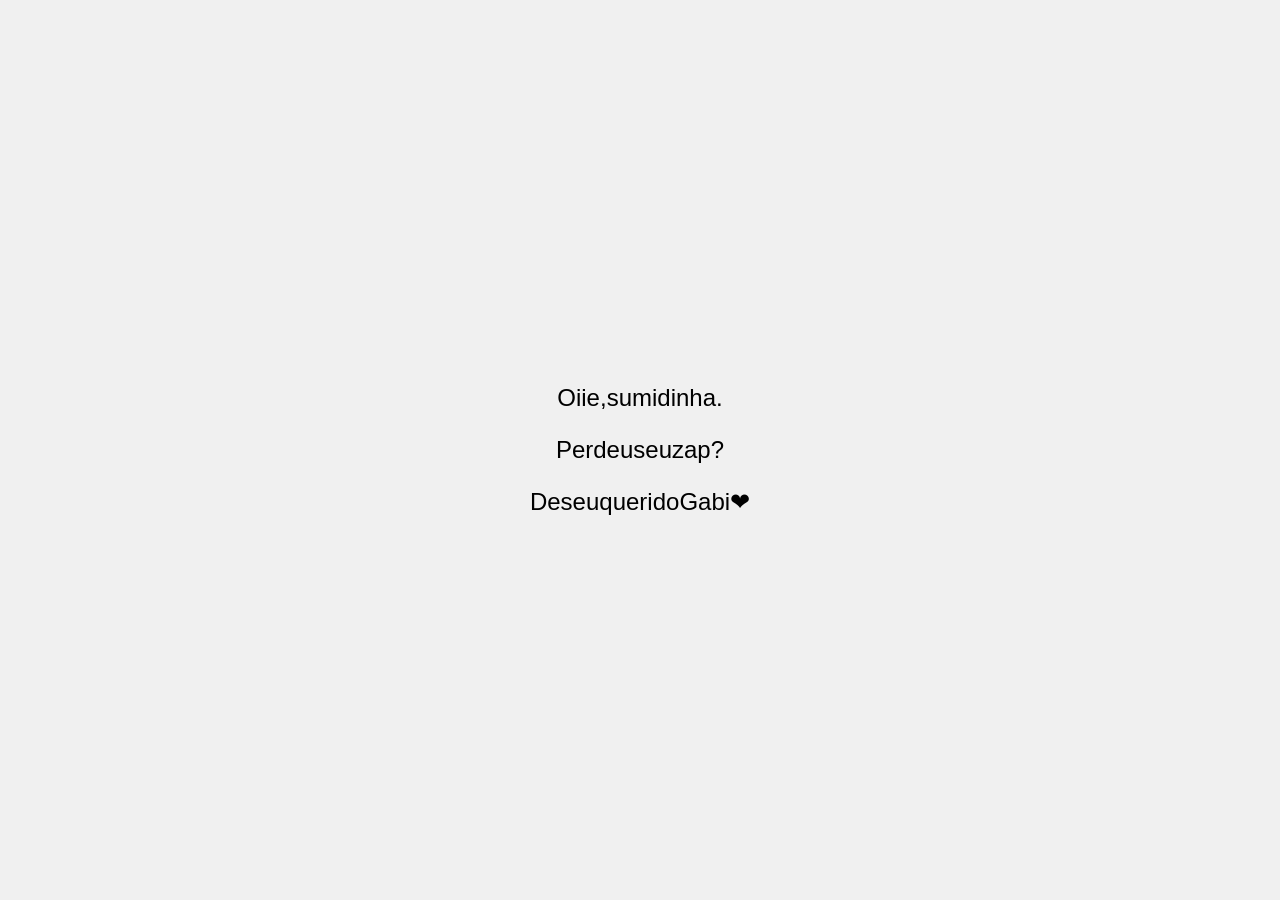
<file: larissa.html>
<!DOCTYPE html>
<html lang="pt-BR">
<head>
  <meta charset="UTF-8">
  <meta name="viewport" content="width=device-width, initial-scale=1.0">
  <title>SZ</title>
  <link rel="stylesheet" href="style2.css">
</head>
<body>
  <div class="message-container">
    <p class="wave-text">Oiie, sumidinha. <br> 
        <p class="wave-text">Perdeu seu zap?</p>
    </p>
    <p class="wave-text">De seu querido Gabi<span class="heart">&#10084;</span></p>
  </div>
  <script src="script2.js"></script>
</body>
</html>
</file>
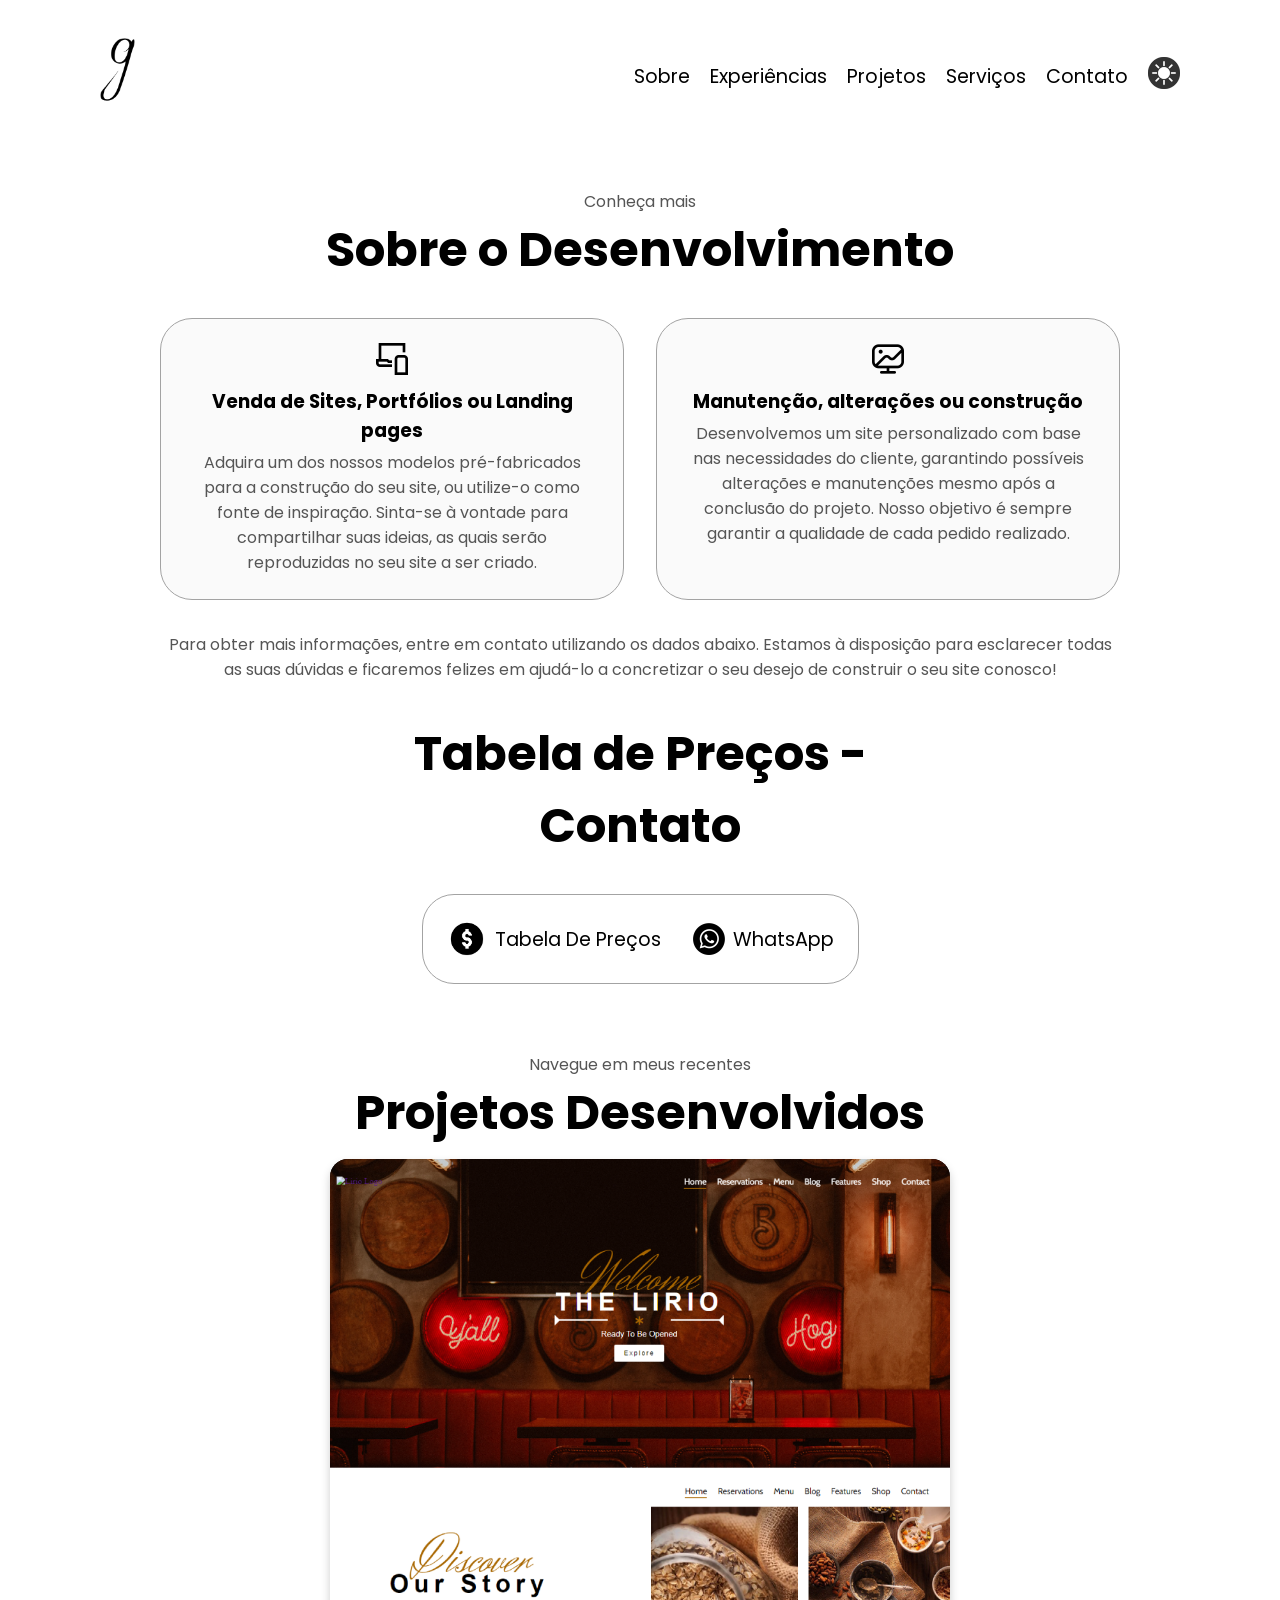
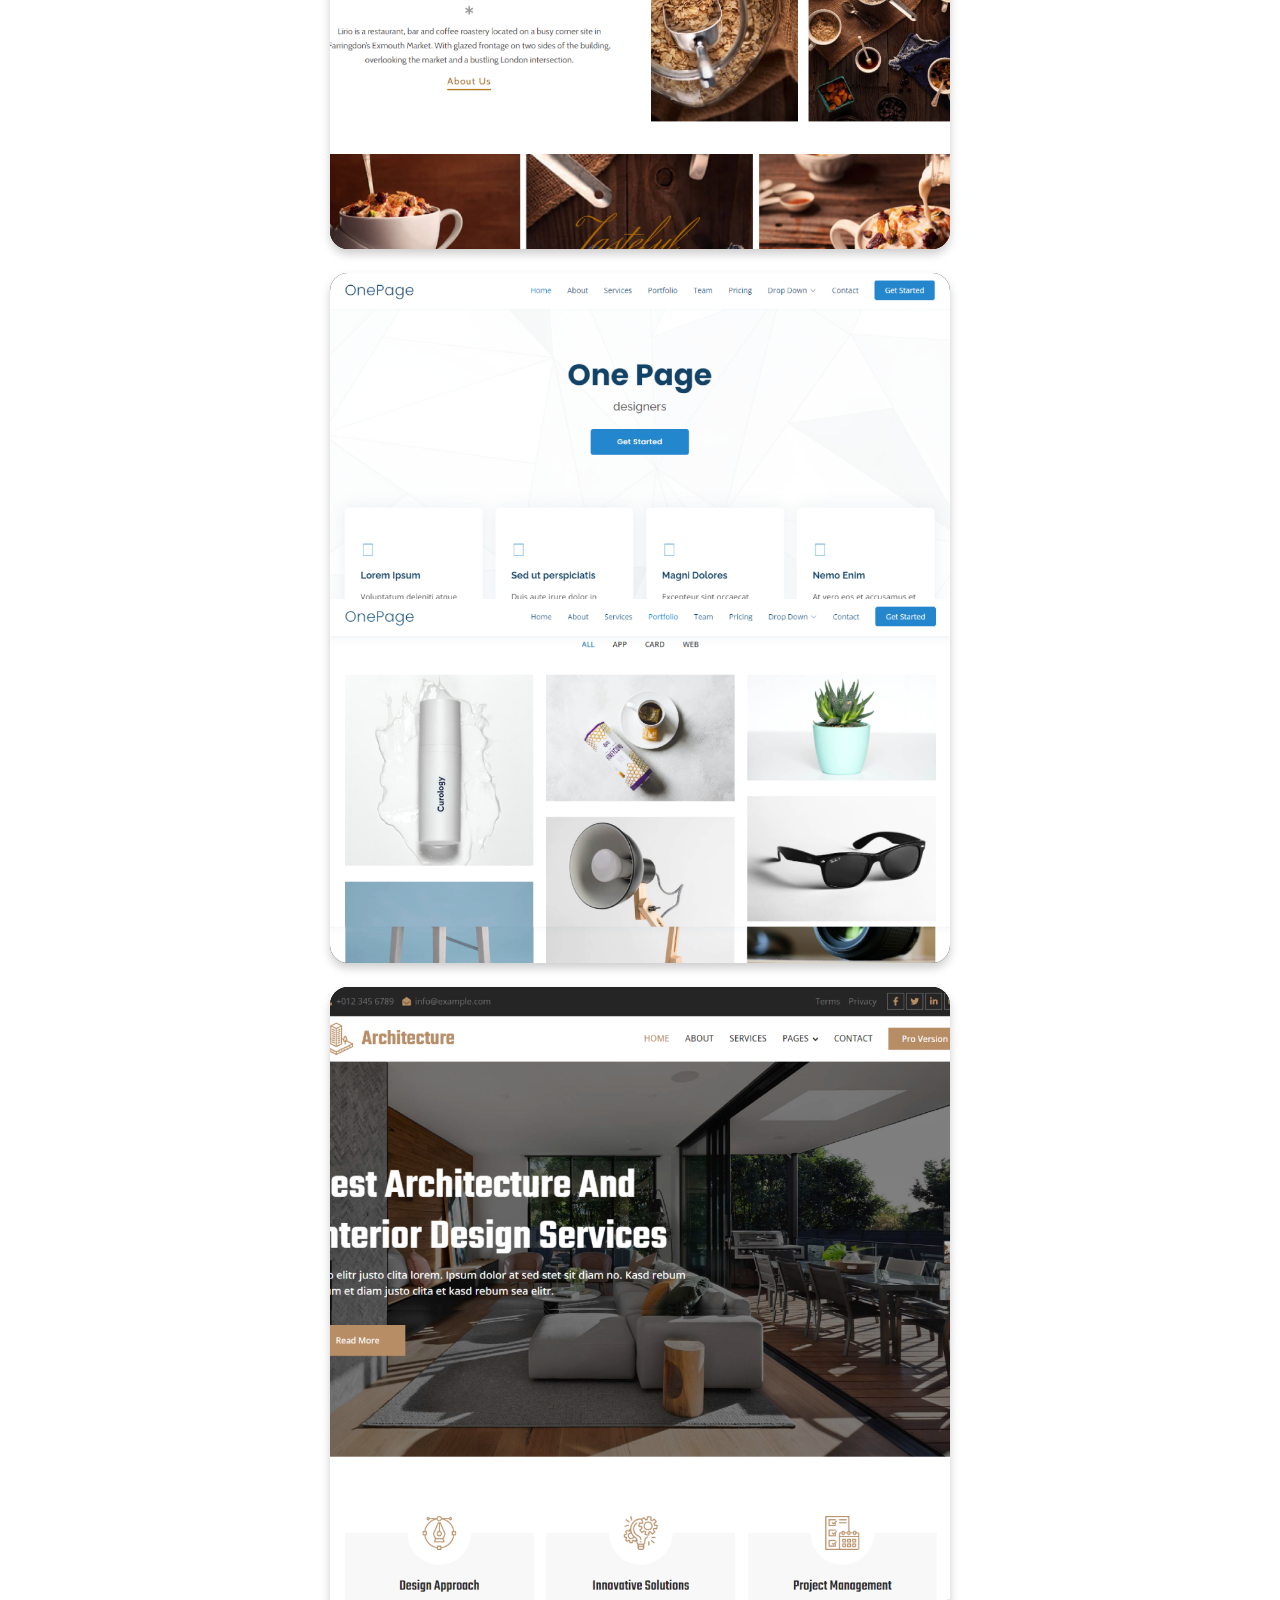
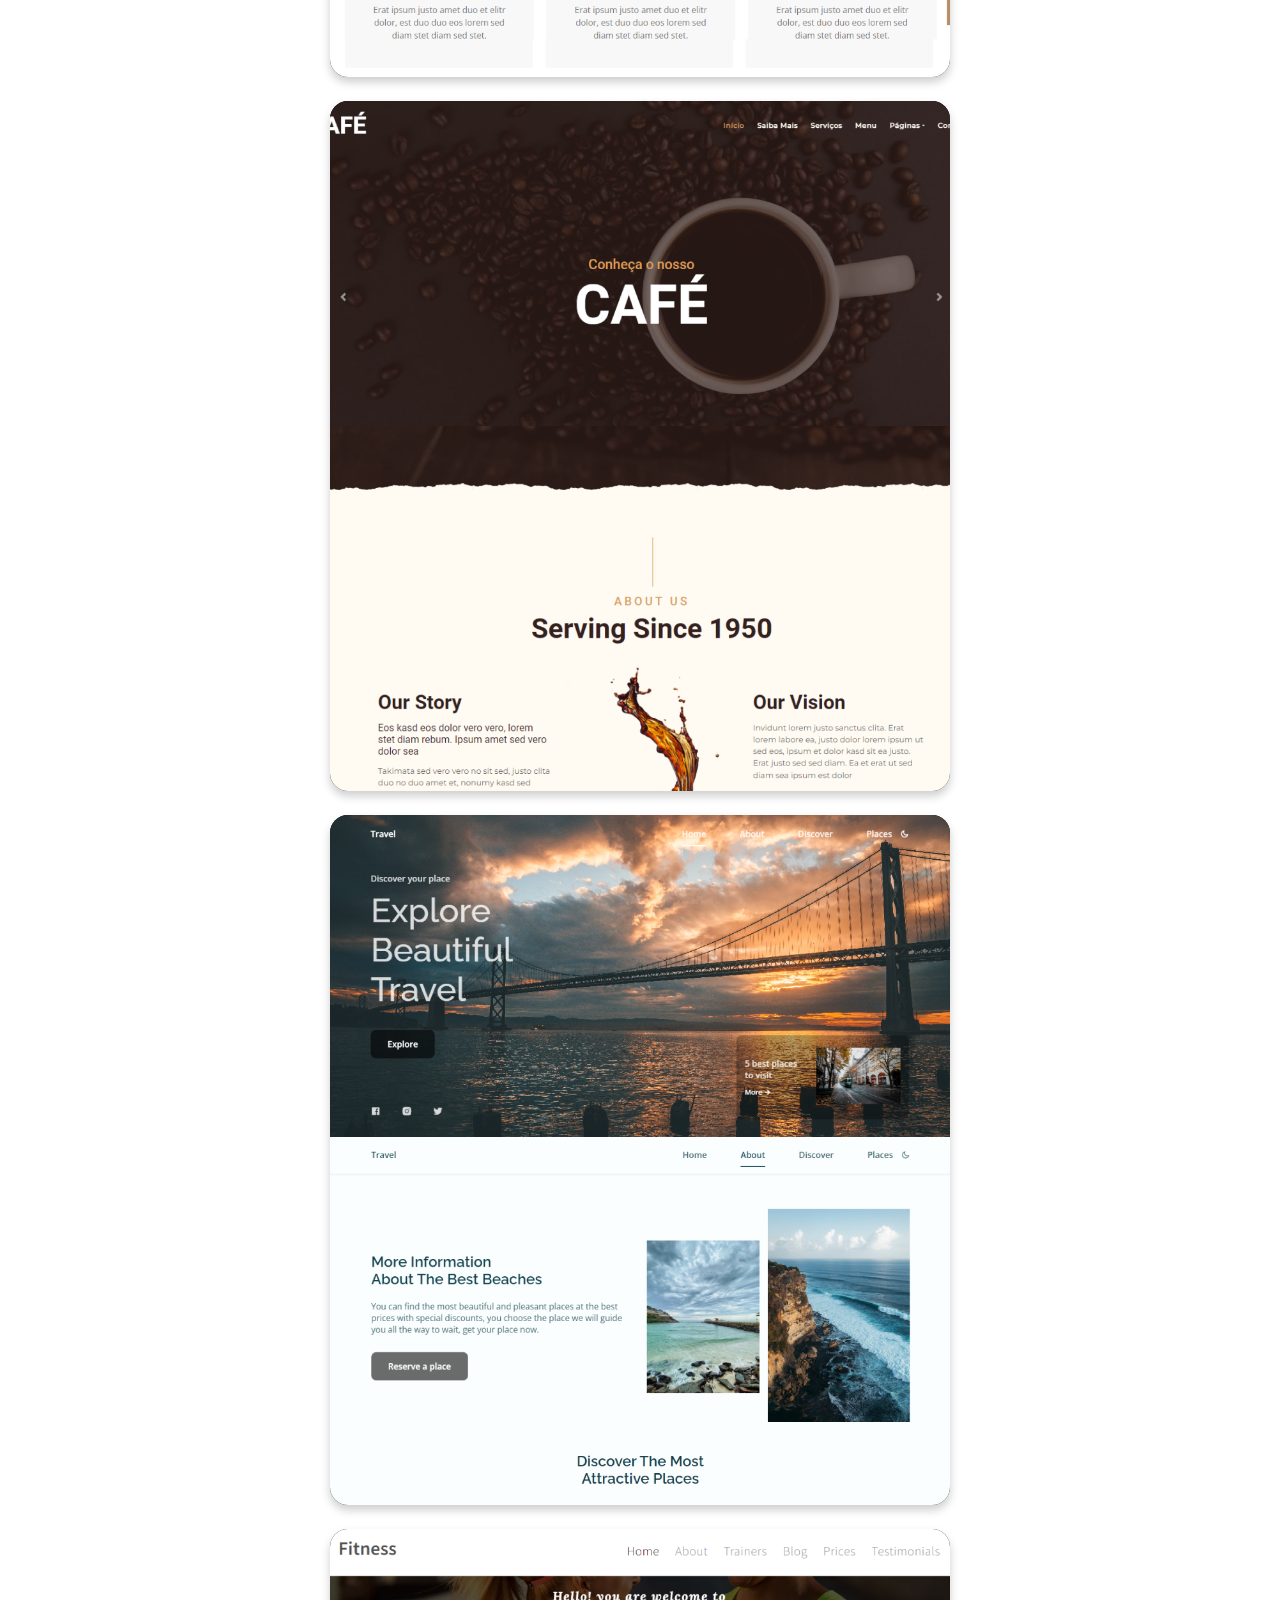
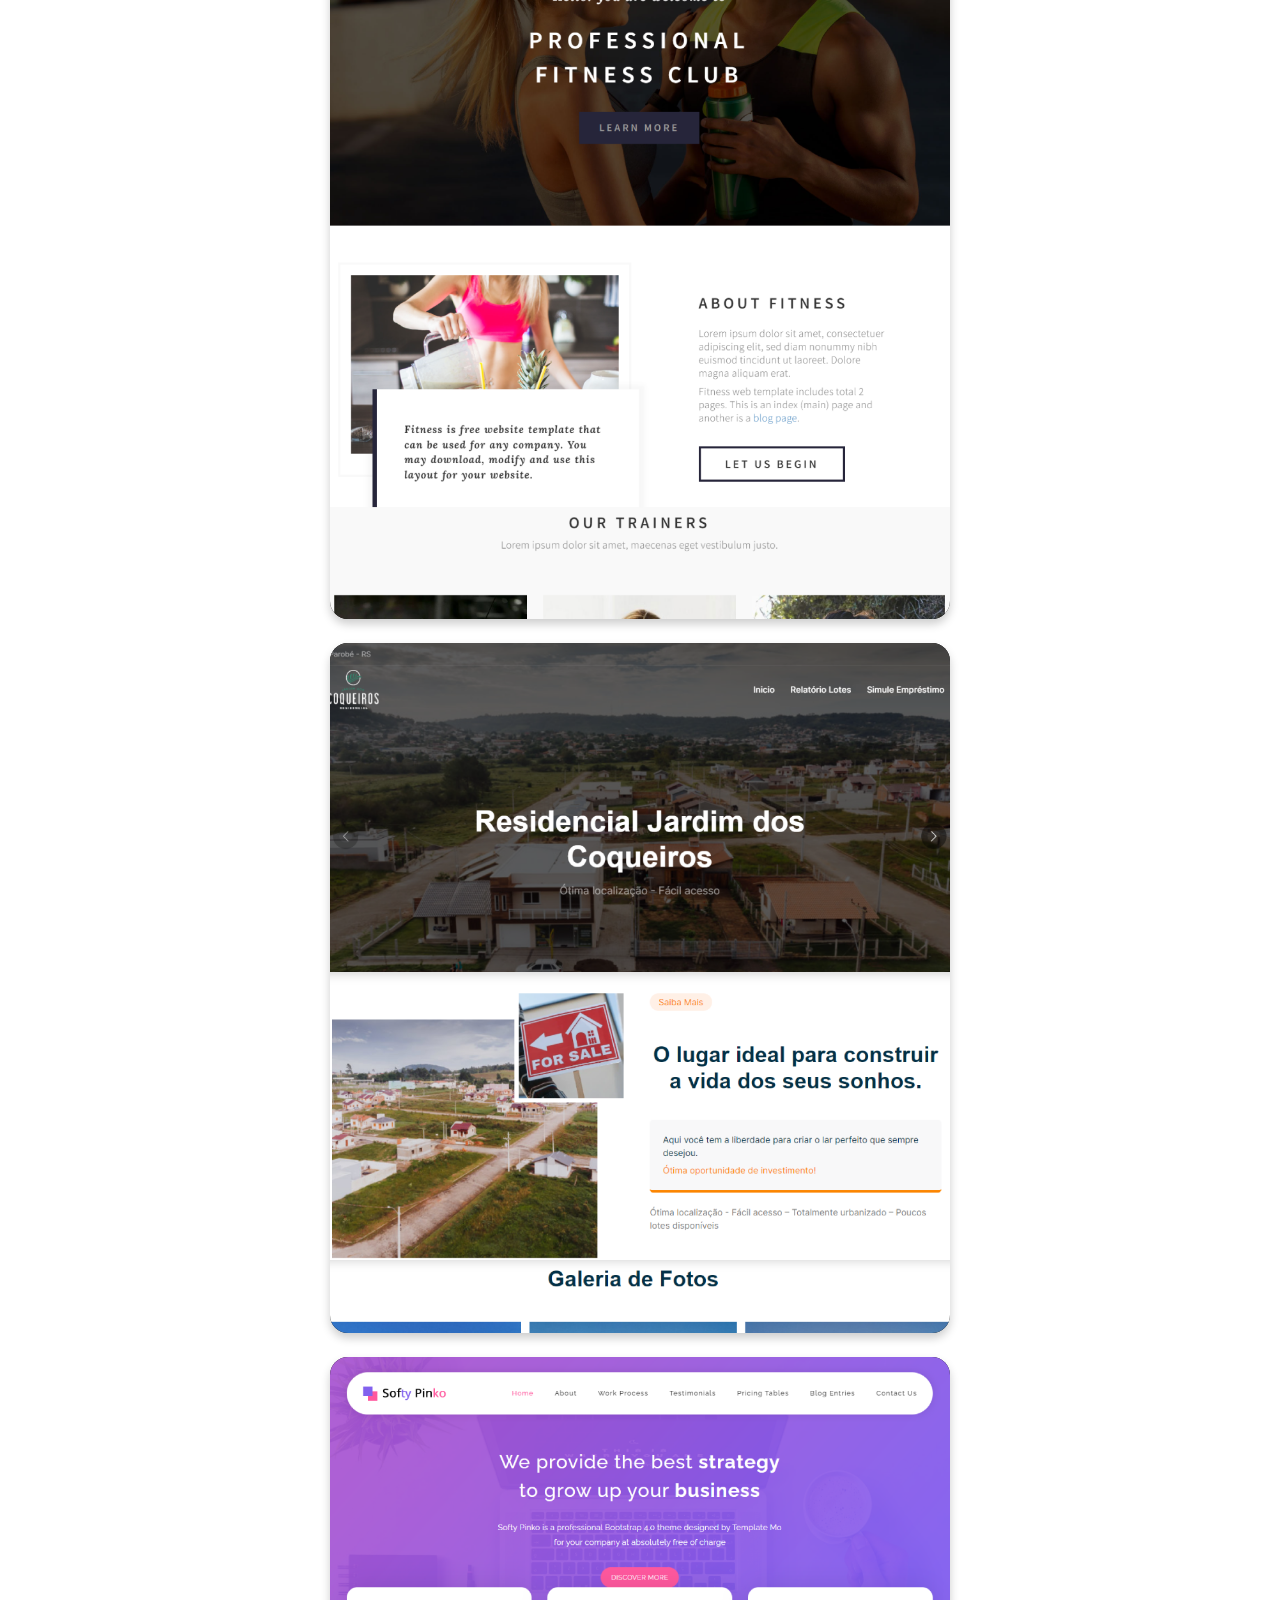
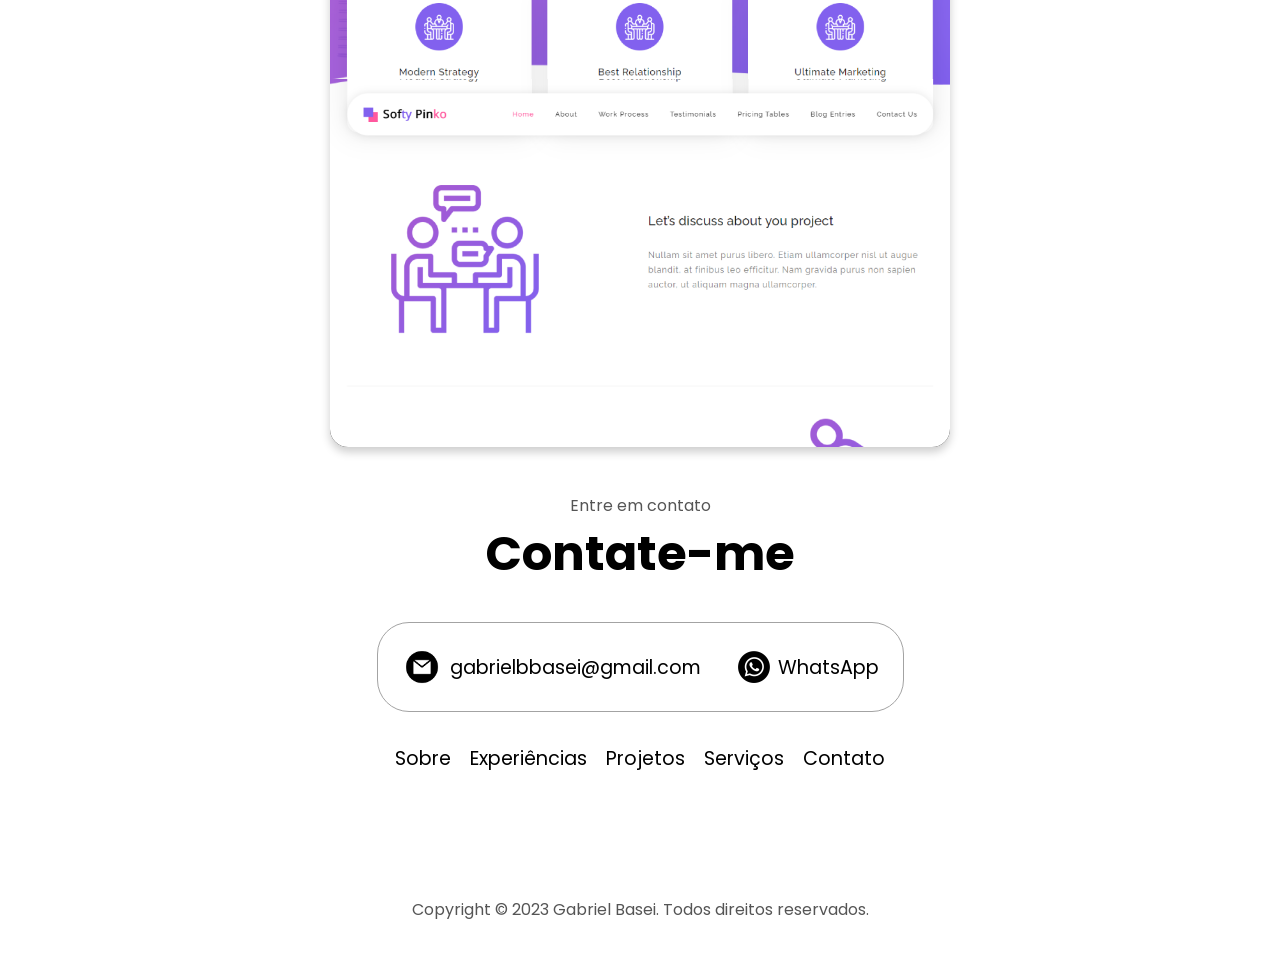
<file: servicos.html>
<!DOCTYPE html>
<html lang="pt-br">
  <head>
    <meta charset="UTF-8" />
    <meta http-equiv="X-UA-Compatible" content="IE=edge" />
    <meta name="viewport" content="width=device-width, initial-scale=1.0" />
    <title>Gabriel Basei</title>
    <link rel="stylesheet" href="style.css" />
    <link rel="stylesheet" href="mediaqueries.css" />
    <link rel="icon" href="assets/g2.png">
  </head>


<body>
    <header>
    <nav id="desktop-nav" class="navbar">
        <div class="logo">
          <img
          id=""
          class="icon2 color-icon"
          src="assets/g1.png"
          src-light="assets/g1.png"
          src-dark="assets/g2.png"
          alt="Color them icon"
        /></div>

        <ul class="nav-menu">
          <li class="nav-item"><a href="index.html" class="nav-link">Sobre</a></li>
          <li class="nav-item"><a href="index.html#experience" class="nav-link">Experiências</a></li>
          <li class="nav-item"><a href="index.html#projects" class="nav-link">Projetos</a></li>
          <li class="nav-item"><a href="#servicos" class="nav-link">Serviços</a></li>
          <li class="nav-item"><a href="#contact">Contato</a></li>
          <li>
            <img
              id="modeToggle" class="icon color-icon" src="./assets/theme_light.png" src-light="./assets/theme_light.png" src-dark="./assets/theme_dark.png" alt="Color them icon"/>
          </li>
        </ul>
        <div class="hamburguer">
            <span class="bar"></span>
            <span class="bar"></span>
            <span class="bar"></span>
        </div>
    </nav>
  </header>
      <section id="servicos">
        <p class="section__text__p1">Conheça mais<p>
            <h1 class="title">Sobre o Desenvolvimento</h1>
              <div class="about-details-container">
                    <div class="about-containers">
                    <div class="details-container">
                        <img
                        src="assets/celular-portatil.png"
                        src-light="assets/celular-portatil.png"
                        src-dark="assets/celular-portatil (1).png"
                        alt="Experience icon"
                        class="icon"/>
                <h3>Venda de Sites, Portfólios ou Landing pages</h3>
                <p>Adquira um dos nossos modelos pré-fabricados para a construção do seu site, ou utilize-o como fonte de inspiração. Sinta-se à vontade para compartilhar suas ideias, as quais serão reproduzidas no seu site a ser criado.</p>
              </div>
              <div class="details-container">
                <img
                src="assets/papel-de-parede.png"
                src-light="assets/papel-de-parede.png"
                src-dark="assets/papel-de-parede (1).png"
                alt="Experience icon"
                class="icon"/>
                <h3>Manutenção, alterações ou construção</h3>
                <p>Desenvolvemos um site personalizado com base nas necessidades do cliente, garantindo possíveis alterações e manutenções mesmo após a conclusão do projeto. Nosso objetivo é sempre garantir a qualidade de cada pedido realizado.</p>
              </div>
            </div>
            <div class="text-container">
              <p>
                Para obter mais informações, entre em contato utilizando os dados abaixo. Estamos à disposição para esclarecer todas as suas dúvidas e ficaremos felizes em ajudá-lo a concretizar o seu desejo de construir o seu site conosco!
              </p>
            </div>
          </div>
        </div>
        <section id="contact">
            <h1 class="title">Tabela de Preços - Contato</h1>
            <div class="contact-info-upper-container">
              <div class="contact-info-container">
                <img
                  src="assets/dolar.png"
                  src-light="assets/dolar.png"
                  src-dark="assets/dolar (1).png"
                  alt="Email icon"
                  class="icon contact-icon email-icon"
                />
                <p><a target="_blank" href="assets/Serviços.pdf">Tabela De Preços</a></p>
              </div>
              <div class="contact-info-container">
                <img
                  src="./assets/whats_light.png"
                  src-light="./assets/whats_light.png"
                  src-dark="./assets/whats_dark.png"
                  class="icon linkedin-icon"
                  onclick="location.href='https://wa.link/921nku'"
                />
                <p><a target="_blank" href="https://wa.link/921nku">WhatsApp</a></p>
              </div>
            </div>
        </section>
    <div id=""></div>
    <div class="apresentacao"></div>
    <section id="projects">
      <p class="section__text__p1">Navegue em meus recentes</p>
      <h1 class="title">Projetos Desenvolvidos</h1>
      <div class="experience-details-container">
        <div class="wrapper">
          <div class="card2">
            <div class="poster"><img src="assets/LIRIO.png" alt="Location Unknown"></div>
            <div class="details">
              <h1>Lirio Restaurant</h1>
              <h2></h2>
              <div class="rating">
                <span></span>
              </div>
              <div class="tags">
                <span class="tag">Site Institucional</span>
                <span class="tag">Landing Page</span>
                <!-- <span class="tag">Drama</span>
                <span class="tag">Indie</span> -->
              </div>
              <p class="desc">
                Observe o site em funcionamento no link a baixo.
              </p>

              <div class="cast">
                <div class="btn-container">
                  <a href="servicos.html#contact"><button class="btn btn-color-2 project-btnv2">Adquira Agora</button></a>
                  </button>
                  <a target="_blank" href="projetos/Lirio Restaurant/index.html"><button class="btn btn-color-2 project-btnv2">Olhar Projeto</button></a>
                </div>
              </div>
            </div>
          </div>
          
<!-- segundo -->

          <div class="card2">
            <div class="poster"><img src="assets/onepage.png" alt="Location Unknown"></div>
            <div class="details">
              <h1>One Page</h1>
              <h2></h2>
              <div class="rating">
                <!-- <i class="fas fa-star"></i>
                <i class="fas fa-star"></i>
                <i class="fas fa-star"></i>
                <i class="fas fa-star"></i>
                <i class="far fa-star"></i> -->
                <span></span>
              </div>
              <div class="tags">
                <span class="tag">Site Institucional</span>
                <!-- <span class="tag">Drama</span>
                <span class="tag">Indie</span> -->
              </div>
              <p class="desc">
                Observe o site em funcionamento no link a baixo.
              </p>

              <div class="cast">
                <div class="btn-container">
                  <a href="servicos.html#contact"><button class="btn btn-color-2 project-btnv2">Adquira Agora</button></a>
                  </button>
                  <a target="_blank" href="projetos/OnePage/OnePage/index.html"><button class="btn btn-color-2 project-btnv2">Olhar Projeto</button></a>
                </div>
              </div>
            </div>
          </div>
          
  <!-- terceiro -->

  <div class="card2">
    <div class="poster"><img src="assets/Architecture.png" alt="Location Unknown"></div>
    <div class="details">
      <h1>Architecture</h1>
      <h2></h2>
      <div class="rating">
        <!-- <i class="fas fa-star"></i>
        <i class="fas fa-star"></i>
        <i class="fas fa-star"></i>
        <i class="fas fa-star"></i>
        <i class="far fa-star"></i> -->
        <span></span>
      </div>
      <div class="tags">
        <span class="tag">Site Institucional</span>
        <!-- <span class="tag">Drama</span>
        <span class="tag">Indie</span> -->
      </div>
      <p class="desc">
        Observe o site em funcionamento no link a baixo.
      </p>

      <div class="cast">
        <div class="btn-container">
          <a href="servicos.html#contact"><button class="btn btn-color-2 project-btnv2">Adquira Agora</button></a>
          </button>
          <a target="_blank" href="projetos/architecture/architecture/index.html"><button class="btn btn-color-2 project-btnv2">Olhar Projeto</button></a>
        </div>
      </div>
    </div>
  </div>

  <!-- wuarto -->

  <div class="card2">
    <div class="poster"><img src="assets/project-1cafe.png" alt="Location Unknown"></div>
    <div class="details">
      <h1>Café</h1>
      <h2></h2>
      <div class="rating">
        <!-- <i class="fas fa-star"></i>
        <i class="fas fa-star"></i>
        <i class="fas fa-star"></i>
        <i class="fas fa-star"></i>
        <i class="far fa-star"></i> -->
        <span></span>
      </div>
      <div class="tags">
        <span class="tag">Landing Page</span>
        <!-- <span class="tag">Drama</span>
        <span class="tag">Indie</span> -->
      </div>
      <p class="desc">
        Observe o site em funcionamento no link a baixo.
      </p>

      <div class="cast">
        <div class="btn-container">
          <a href="servicos.html#contact"><button class="btn btn-color-2 project-btnv2">Adquira Agora</button></a>
          </button>
          <a target="_blank" href="projetos/Coffee/coffee-shop-html-template/index.html"><button class="btn btn-color-2 project-btnv2">Olhar Projeto</button></a>
        </div>
      </div>
    </div>
  </div>

  <!-- wuarto -->

  <div class="card2">
    <div class="poster"><img src="assets/travel.png" alt="Location Unknown"></div>
    <div class="details">
      <h1>Travel</h1>
      <h2></h2>
      <div class="rating">
        <span></span>
      </div>
      <div class="tags">
        <span class="tag">Landing Page</span>
        <span class="tag">Portfólio</span>
      </div>
      <p class="desc">
        Observe o site em funcionamento no link a baixo.
      </p>

      <div class="cast">
        <div class="btn-container">
          <a href="servicos.html#contact"><button class="btn btn-color-2 project-btnv2">Adquira Agora</button></a>
          </button>
          <a target="_blank" href="projetos/Travel/responsive-travel-website-main/index.html"><button class="btn btn-color-2 project-btnv2">Olhar Projeto</button></a>
        </div>
      </div>
    </div>
  </div>

  <!-- quinto -->

  <div class="card2">
    <div class="poster"><img src="assets/Fitness.png" alt="Location Unknown"></div>
    <div class="details">
      <h1>Fitness</h1>
      <h2></h2>
      <div class="rating">
        <!-- <i class="fas fa-star"></i>
        <i class="fas fa-star"></i>
        <i class="fas fa-star"></i>
        <i class="fas fa-star"></i>
        <i class="far fa-star"></i> -->
        <span></span>
      </div>
      <div class="tags">
        <span class="tag">Portfólio</span>
        <span class="tag">Landing Page</span>
        <span class="tag">Site Institucional</span>
      </div>
      <p class="desc">
        Observe o site em funcionamento no link a baixo.
      </p>

      <div class="cast">
        <div class="btn-container">
          <a href="servicos.html#contact"><button class="btn btn-color-2 project-btnv2">Adquira Agora</button></a>
          </button>
          <a target="_blank" href="projetos/Fitness/Fitness/index.html"><button class="btn btn-color-2 project-btnv2">Olhar Projeto</button></a>
        </div>
      </div>
    </div>
  </div>

  <!-- sexto -->
  <div class="card2">
    <div class="poster"><img src="assets/ProjetoJardim.png" alt="Location Unknown"></div>
    <div class="details">
      <h1>Jardim Coqueiros</h1>
      <h2></h2>
      <div class="rating">
        <span></span>
      </div>
      <div class="tags">
        <span class="tag">Portfólio</span>
        <!-- <span class="tag">Drama</span>
        <span class="tag">Indie</span> -->
      </div>
      <p class="desc">
        Observe o site em funcionamento no link a baixo.
      </p>

      <div class="cast">
        <div class="btn-container">
          <a href="servicos.html#contact"><button class="btn btn-color-2 project-btnv2">Adquira Agora</button></a>
          </button>
          <a target="_blank" href="projetos/JardimCoqueiros/index.html"><button class="btn btn-color-2 project-btnv2">Olhar Projeto</button></a>
        </div>
      </div>
    </div>
  </div>


  <div class="card2">
    <div class="poster"><img src="assets/Landing-Pink.png" alt="Location Unknown"></div>
    <div class="details">
      <h1>Landing-Pink</h1>
      <h2></h2>
      <div class="rating">
        <!-- <i class="fas fa-star"></i>
        <i class="fas fa-star"></i>
        <i class="fas fa-star"></i>
        <i class="fas fa-star"></i>
        <i class="far fa-star"></i> -->
        <span></span>
      </div>
      <div class="tags">
        <span class="tag">Portfólio</span>
        <span class="tag">Landing Page</span>
        <!-- <span class="tag">Indie</span> -->
      </div>
      <p class="desc">
        Observe o site em funcionamento no link a baixo.
      </p>

      <div class="cast">
        <div class="btn-container">
          <a href="servicos.html#contact"><button class="btn btn-color-2 project-btnv2">Adquira Agora</button></a>
          </button>
          <a target="_blank" href="projetos/Landing-Pink/Landing-Pink/index.html"><button class="btn btn-color-2 project-btnv2">Olhar Projeto</button></a>
        </div>
      </div>
    </div>
  </div>
</div>
</div>
</section>

  <!-- fim dos projetos -->

    <section id="contact">
      <p class="section__text__p1">Entre em contato</p>
      <h1 class="title">Contate-me</h1>
      <div class="contact-info-upper-container">
        <div class="contact-info-container">
          <img
            src="./assets/email_light.png"
            src-light="./assets/email_light.png"
            src-dark="./assets/email_dark.png"
            alt="Email icon"
            class="icon contact-icon email-icon"
          />
          <p><a target="_blank" href="mailto:gabrielbbasei@gmail.com">gabrielbbasei@gmail.com&nbsp;</a></p>
        </div>
        <div class="contact-info-container">
          <img
            src="./assets/whats_light.png"
            src-light="./assets/whats_light.png"
            src-dark="./assets/whats_dark.png"
            class="icon linkedin-icon"
            onclick="location.href='https://wa.link/921nku'"
          />
          <p><a target="_blank" href="https://wa.link/921nku">WhatsApp</a></p>
        </div>
      </div>
    </section>
    <footer>
      <nav>
        <div class="nav-links-container">
          <ul class="nav-menu2">
            <li class="nav-item"><a href="index.html" class="nav-link">Sobre</a></li>
            <li class="nav-item"><a href="index.html#experience" class="nav-link">Experiências</a></li>
            <li class="nav-item"><a href="index.html#projects" class="nav-link">Projetos</a></li>
            <li class="nav-item"><a href="#servicos" class="nav-link">Serviços</a></li>
            <li class="nav-item"><a href="#contact">Contato</a></li>
          </ul>
        </div>
      </nav>
      <p>Copyright &#169; 2023 Gabriel Basei. Todos direitos reservados.</p>
    </footer>
    <script src="script.js"></script>

</html>
</file>
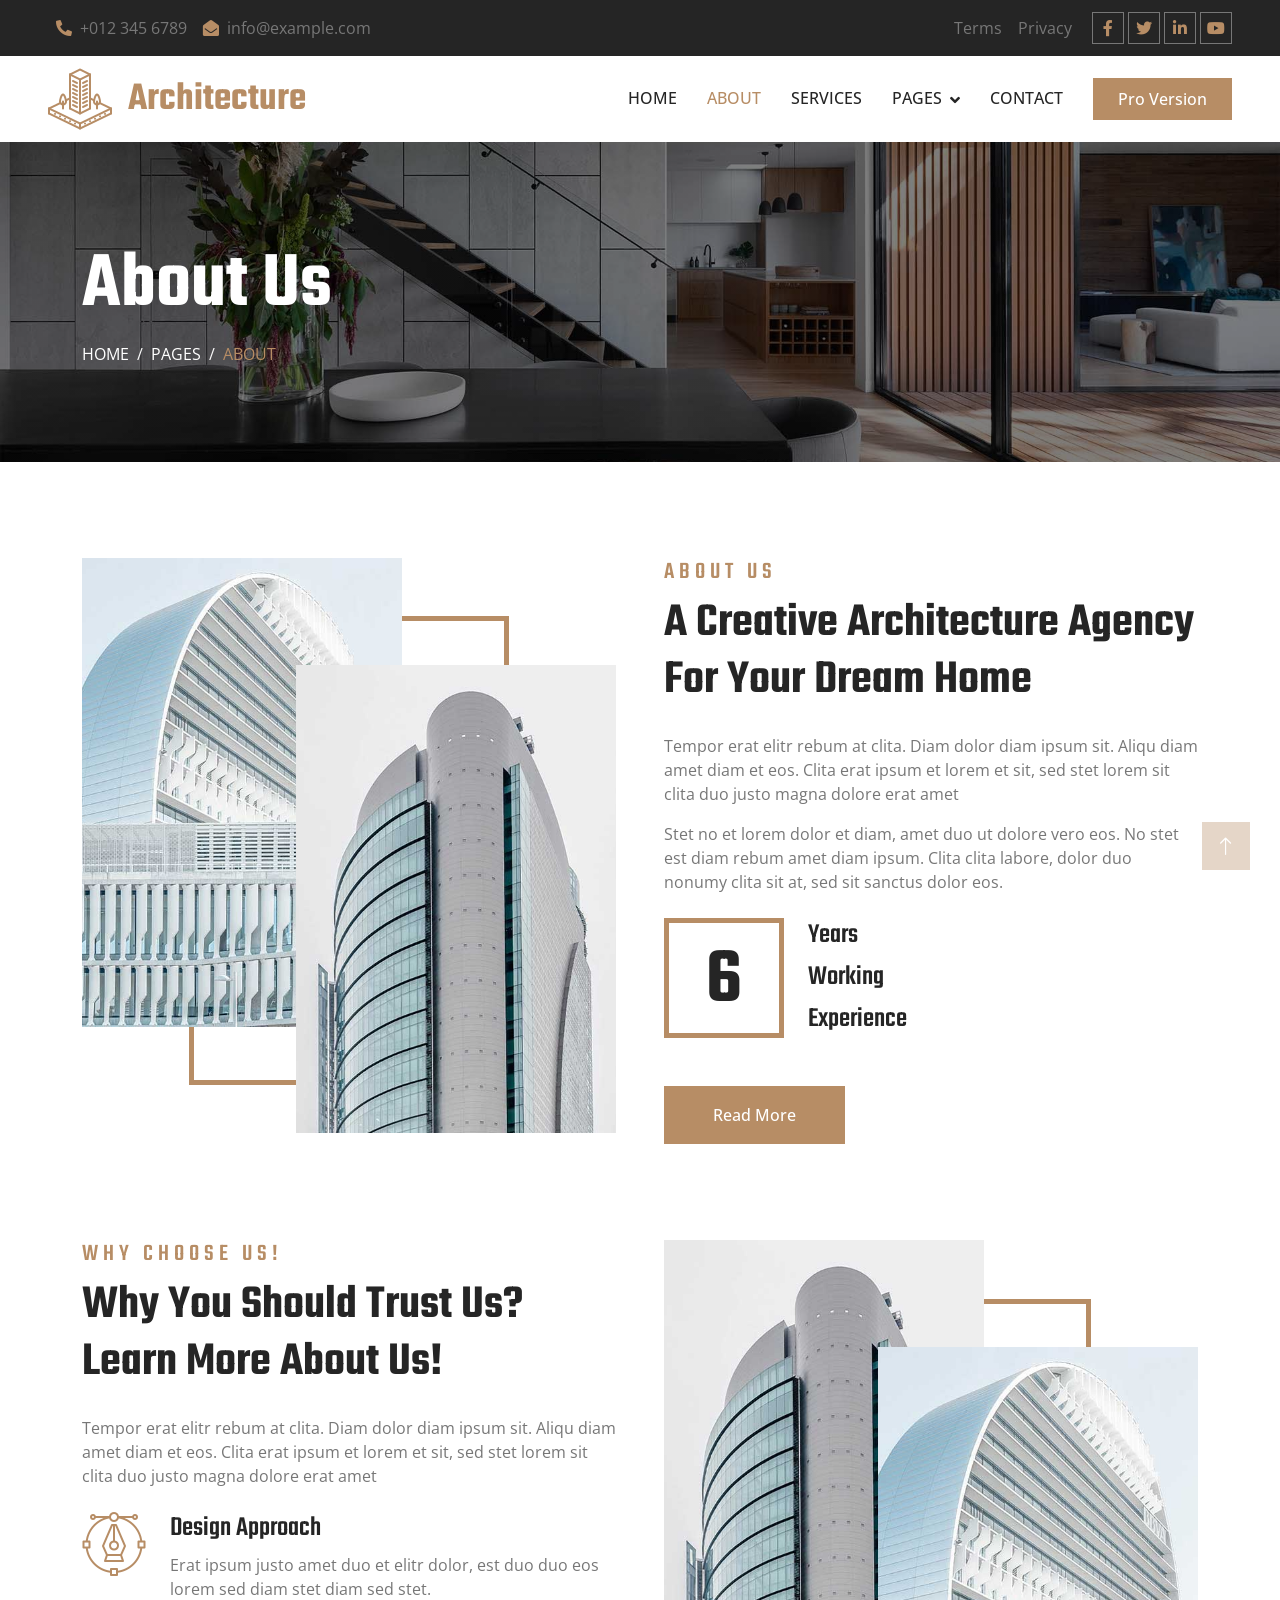
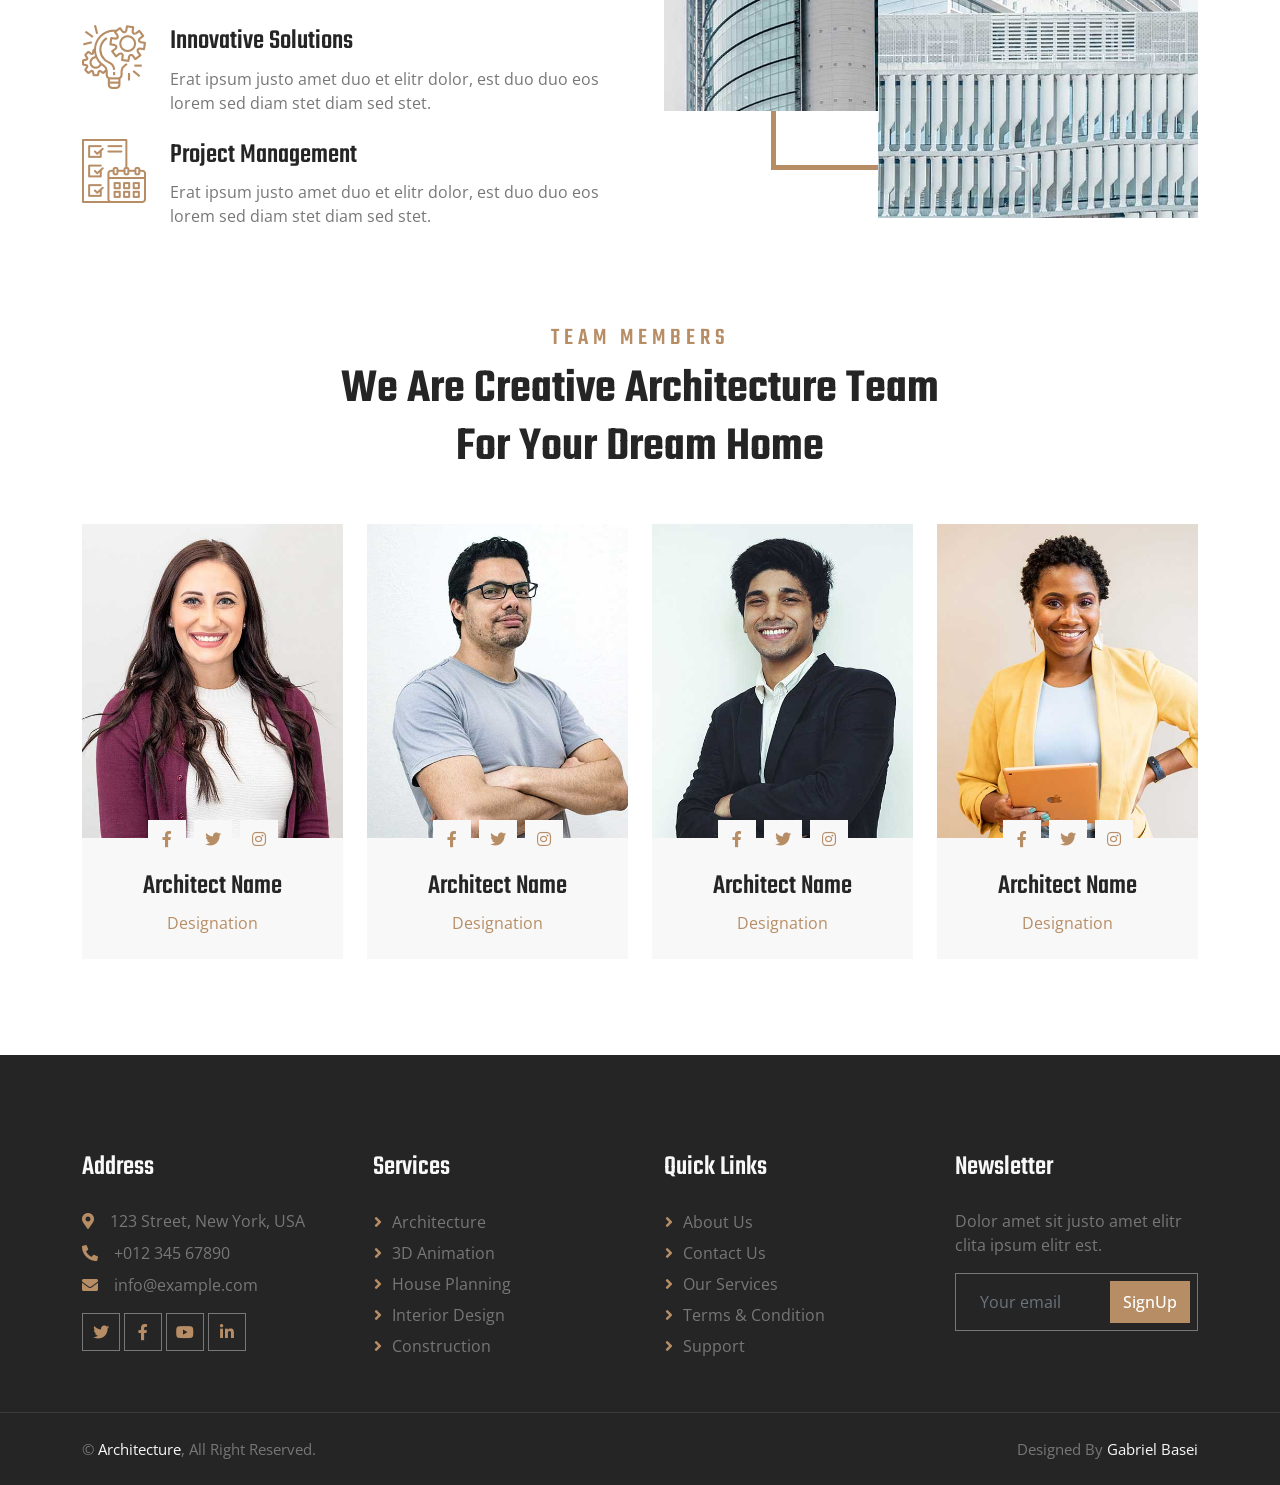
<file: projetos/architecture/architecture/about.html>
<!DOCTYPE html>
<html lang="en">

<head>
    <meta charset="utf-8">
    <title>Architecture - Architecture HTML Template</title>
    <meta content="width=device-width, initial-scale=1.0" name="viewport">
    <meta content="" name="keywords">
    <meta content="" name="description">

    <!-- Favicon -->
    <link href="img/favicon.ico" rel="icon">

    <!-- Google Web Fonts -->
    <link rel="preconnect" href="https://fonts.googleapis.com">
    <link rel="preconnect" href="https://fonts.gstatic.com" crossorigin>
    <link href="https://fonts.googleapis.com/css2?family=Open+Sans:wght@400;500;600&family=Teko:wght@400;500;600&display=swap" rel="stylesheet">

    <!-- Icon Font Stylesheet -->
    <link href="https://cdnjs.cloudflare.com/ajax/libs/font-awesome/5.10.0/css/all.min.css" rel="stylesheet">
    <link href="https://cdn.jsdelivr.net/npm/bootstrap-icons@1.4.1/font/bootstrap-icons.css" rel="stylesheet">

    <!-- Libraries Stylesheet -->
    <link href="lib/animate/animate.min.css" rel="stylesheet">
    <link href="lib/owlcarousel/assets/owl.carousel.min.css" rel="stylesheet">
    <link href="lib/tempusdominus/css/tempusdominus-bootstrap-4.min.css" rel="stylesheet" />

    <!-- Customized Bootstrap Stylesheet -->
    <link href="css/bootstrap.min.css" rel="stylesheet">

    <!-- Template Stylesheet -->
    <link href="css/style.css" rel="stylesheet">
</head>

<body>
    <!-- Spinner Start -->
    <div id="spinner" class="show bg-white position-fixed translate-middle w-100 vh-100 top-50 start-50 d-flex align-items-center justify-content-center">
        <div class="spinner-border position-relative text-primary" style="width: 6rem; height: 6rem;" role="status"></div>
        <img class="position-absolute top-50 start-50 translate-middle" src="img/icons/icon-1.png" alt="Icon">
    </div>
    <!-- Spinner End -->


    <!-- Topbar Start -->
    <div class="container-fluid bg-dark p-0 wow fadeIn" data-wow-delay="0.1s">
        <div class="row gx-0 d-none d-lg-flex">
            <div class="col-lg-7 px-5 text-start">
                <div class="h-100 d-inline-flex align-items-center py-3 me-3">
                    <a class="text-body px-2" href="tel:+0123456789"><i class="fa fa-phone-alt text-primary me-2"></i>+012 345 6789</a>
                    <a class="text-body px-2" href="mailto:info@example.com"><i class="fa fa-envelope-open text-primary me-2"></i>info@example.com</a>
                </div>
            </div>
            <div class="col-lg-5 px-5 text-end">
                <div class="h-100 d-inline-flex align-items-center py-3 me-2">
                    <a class="text-body px-2" href="">Terms</a>
                    <a class="text-body px-2" href="">Privacy</a>
                </div>
                <div class="h-100 d-inline-flex align-items-center">
                    <a class="btn btn-sm-square btn-outline-body me-1" href=" "><i class="fab fa-facebook-f"></i></a>
                    <a class="btn btn-sm-square btn-outline-body me-1" href=" "><i class="fab fa-twitter"></i></a>
                    <a class="btn btn-sm-square btn-outline-body me-1" href=" "><i class="fab fa-linkedin-in"></i></a>
                    <a class="btn btn-sm-square btn-outline-body me-0" href=" "><i class="fab fa-youtube"></i></a>
                </div>
            </div>
        </div>
    </div>
    <!-- Topbar End -->


    <!-- Navbar Start -->
    <nav class="navbar navbar-expand-lg bg-white navbar-light sticky-top py-lg-0 px-lg-5 wow fadeIn" data-wow-delay="0.1s">
        <a href="index.html" class="navbar-brand ms-4 ms-lg-0">
            <h1 class="text-primary m-0"><img class="me-3" src="img/icons/icon-1.png" alt="Icon">Architecture</h1>
        </a>
        <button type="button" class="navbar-toggler me-4" data-bs-toggle="collapse" data-bs-target="#navbarCollapse">
            <span class="navbar-toggler-icon"></span>
        </button>
        <div class="collapse navbar-collapse" id="navbarCollapse">
            <div class="navbar-nav ms-auto p-4 p-lg-0">
                <a href="index.html" class="nav-item nav-link">Home</a>
                <a href="about.html" class="nav-item nav-link active">About</a>
                <a href="service.html" class="nav-item nav-link">Services</a>
                <div class="nav-item dropdown">
                    <a href="#" class="nav-link dropdown-toggle" data-bs-toggle="dropdown">Pages</a>
                    <div class="dropdown-menu border-0 m-0">
                        <a href="feature.html" class="dropdown-item">Our Features</a>
                        <a href="project.html" class="dropdown-item">Our Projects</a>
                        <a href="team.html" class="dropdown-item">Team Members</a>
                        <a href="appointment.html" class="dropdown-item">Appointment</a>
                        <a href="testimonial.html" class="dropdown-item">Testimonial</a>
                        <a href="404.html" class="dropdown-item">404 Page</a>
                    </div>
                </div>
                <a href="contact.html" class="nav-item nav-link">Contact</a>
            </div>
            <a href="https://service.freewebsitecode.com/" class="btn btn-primary py-2 px-4 d-none d-lg-block">Pro Version</a>
        </div>
    </nav>
    <!-- Navbar End -->


    <!-- Page Header Start -->
    <div class="container-fluid page-header py-5 mb-5 wow fadeIn" data-wow-delay="0.1s">
        <div class="container py-5">
            <h1 class="display-1 text-white animated slideInDown">About Us</h1>
            <nav aria-label="breadcrumb animated slideInDown">
                <ol class="breadcrumb text-uppercase mb-0">
                    <li class="breadcrumb-item"><a class="text-white" href="#">Home</a></li>
                    <li class="breadcrumb-item"><a class="text-white" href="#">Pages</a></li>
                    <li class="breadcrumb-item text-primary active" aria-current="page">About</li>
                </ol>
            </nav>
        </div>
    </div>
    <!-- Page Header End -->


    <!-- About Start -->
    <div class="container-xxl py-5">
        <div class="container">
            <div class="row g-5">
                <div class="col-lg-6 wow fadeIn" data-wow-delay="0.1s">
                    <div class="about-img">
                        <img class="img-fluid" src="img/about-1.jpg" alt="">
                        <img class="img-fluid" src="img/about-2.jpg" alt="">
                    </div>
                </div>
                <div class="col-lg-6 wow fadeIn" data-wow-delay="0.5s">
                    <h4 class="section-title">About Us</h4>
                    <h1 class="display-5 mb-4">A Creative Architecture Agency For Your Dream Home</h1>
                    <p>Tempor erat elitr rebum at clita. Diam dolor diam ipsum sit. Aliqu diam amet diam et eos. Clita erat ipsum et lorem et sit, sed stet lorem sit clita duo justo magna dolore erat amet</p>
                    <p class="mb-4">Stet no et lorem dolor et diam, amet duo ut dolore vero eos. No stet est diam rebum amet diam ipsum. Clita clita labore, dolor duo nonumy clita sit at, sed sit sanctus dolor eos.</p>
                    <div class="d-flex align-items-center mb-5">
                        <div class="d-flex flex-shrink-0 align-items-center justify-content-center border border-5 border-primary" style="width: 120px; height: 120px;">
                            <h1 class="display-1 mb-n2" data-toggle="counter-up">25</h1>
                        </div>
                        <div class="ps-4">
                            <h3>Years</h3>
                            <h3>Working</h3>
                            <h3 class="mb-0">Experience</h3>
                        </div>
                    </div>
                    <a class="btn btn-primary py-3 px-5" href="">Read More</a>
                </div>
            </div>
        </div>
    </div>
    <!-- About End -->


    <!-- Feature Start -->
    <div class="container-xxl py-5">
        <div class="container">
            <div class="row g-5">
                <div class="col-lg-6 wow fadeInUp" data-wow-delay="0.1s">
                    <h4 class="section-title">Why Choose Us!</h4>
                    <h1 class="display-5 mb-4">Why You Should Trust Us? Learn More About Us!</h1>
                    <p class="mb-4">Tempor erat elitr rebum at clita. Diam dolor diam ipsum sit. Aliqu diam amet diam et eos. Clita erat ipsum et lorem et sit, sed stet lorem sit clita duo justo magna dolore erat amet</p>
                    <div class="row g-4">
                        <div class="col-12">
                            <div class="d-flex align-items-start">
                                <img class="flex-shrink-0" src="img/icons/icon-2.png" alt="Icon">
                                <div class="ms-4">
                                    <h3>Design Approach</h3>
                                    <p class="mb-0">Erat ipsum justo amet duo et elitr dolor, est duo duo eos lorem sed diam stet diam sed stet.</p>
                                </div>
                            </div>
                        </div>
                        <div class="col-12">
                            <div class="d-flex align-items-start">
                                <img class="flex-shrink-0" src="img/icons/icon-3.png" alt="Icon">
                                <div class="ms-4">
                                    <h3>Innovative Solutions</h3>
                                    <p class="mb-0">Erat ipsum justo amet duo et elitr dolor, est duo duo eos lorem sed diam stet diam sed stet.</p>
                                </div>
                            </div>
                        </div>
                        <div class="col-12">
                            <div class="d-flex align-items-start">
                                <img class="flex-shrink-0" src="img/icons/icon-4.png" alt="Icon">
                                <div class="ms-4">
                                    <h3>Project Management</h3>
                                    <p class="mb-0">Erat ipsum justo amet duo et elitr dolor, est duo duo eos lorem sed diam stet diam sed stet.</p>
                                </div>
                            </div>
                        </div>
                    </div>
                </div>
                <div class="col-lg-6 wow fadeInUp" data-wow-delay="0.5s">
                    <div class="feature-img">
                        <img class="img-fluid" src="img/about-2.jpg" alt="">
                        <img class="img-fluid" src="img/about-1.jpg" alt="">
                    </div>
                </div>
            </div>
        </div>
    </div>
    <!-- Feature End -->


    <!-- Team Start -->
    <div class="container-xxl py-5">
        <div class="container">
            <div class="text-center mx-auto mb-5 wow fadeInUp" data-wow-delay="0.1s" style="max-width: 600px;">
                <h4 class="section-title">Team Members</h4>
                <h1 class="display-5 mb-4">We Are Creative Architecture Team For Your Dream Home</h1>
            </div>
            <div class="row g-0 team-items">
                <div class="col-lg-3 col-md-6 wow fadeInUp" data-wow-delay="0.1s">
                    <div class="team-item position-relative">
                        <div class="position-relative">
                            <img class="img-fluid" src="img/team-1.jpg" alt="">
                            <div class="team-social text-center">
                                <a class="btn btn-square" href=""><i class="fab fa-facebook-f"></i></a>
                                <a class="btn btn-square" href=""><i class="fab fa-twitter"></i></a>
                                <a class="btn btn-square" href=""><i class="fab fa-instagram"></i></a>
                            </div>
                        </div>
                        <div class="bg-light text-center p-4">
                            <h3 class="mt-2">Architect Name</h3>
                            <span class="text-primary">Designation</span>
                        </div>
                    </div>
                </div>
                <div class="col-lg-3 col-md-6 wow fadeInUp" data-wow-delay="0.3s">
                    <div class="team-item position-relative">
                        <div class="position-relative">
                            <img class="img-fluid" src="img/team-2.jpg" alt="">
                            <div class="team-social text-center">
                                <a class="btn btn-square" href=""><i class="fab fa-facebook-f"></i></a>
                                <a class="btn btn-square" href=""><i class="fab fa-twitter"></i></a>
                                <a class="btn btn-square" href=""><i class="fab fa-instagram"></i></a>
                            </div>
                        </div>
                        <div class="bg-light text-center p-4">
                            <h3 class="mt-2">Architect Name</h3>
                            <span class="text-primary">Designation</span>
                        </div>
                    </div>
                </div>
                <div class="col-lg-3 col-md-6 wow fadeInUp" data-wow-delay="0.5s">
                    <div class="team-item position-relative">
                        <div class="position-relative">
                            <img class="img-fluid" src="img/team-3.jpg" alt="">
                            <div class="team-social text-center">
                                <a class="btn btn-square" href=""><i class="fab fa-facebook-f"></i></a>
                                <a class="btn btn-square" href=""><i class="fab fa-twitter"></i></a>
                                <a class="btn btn-square" href=""><i class="fab fa-instagram"></i></a>
                            </div>
                        </div>
                        <div class="bg-light text-center p-4">
                            <h3 class="mt-2">Architect Name</h3>
                            <span class="text-primary">Designation</span>
                        </div>
                    </div>
                </div>
                <div class="col-lg-3 col-md-6 wow fadeInUp" data-wow-delay="0.7s">
                    <div class="team-item position-relative">
                        <div class="position-relative">
                            <img class="img-fluid" src="img/team-4.jpg" alt="">
                            <div class="team-social text-center">
                                <a class="btn btn-square" href=""><i class="fab fa-facebook-f"></i></a>
                                <a class="btn btn-square" href=""><i class="fab fa-twitter"></i></a>
                                <a class="btn btn-square" href=""><i class="fab fa-instagram"></i></a>
                            </div>
                        </div>
                        <div class="bg-light text-center p-4">
                            <h3 class="mt-2">Architect Name</h3>
                            <span class="text-primary">Designation</span>
                        </div>
                    </div>
                </div>
            </div>
        </div>
    </div>
    <!-- Team End -->
        

    <!-- Footer Start -->
    <div class="container-fluid bg-dark text-body footer mt-5 pt-5 px-0 wow fadeIn" data-wow-delay="0.1s">
        <div class="container py-5">
            <div class="row g-5">
                <div class="col-lg-3 col-md-6">
                    <h3 class="text-light mb-4">Address</h3>
                    <p class="mb-2"><i class="fa fa-map-marker-alt text-primary me-3"></i>123 Street, New York, USA</p>
                    <p class="mb-2"><i class="fa fa-phone-alt text-primary me-3"></i>+012 345 67890</p>
                    <p class="mb-2"><i class="fa fa-envelope text-primary me-3"></i>info@example.com</p>
                    <div class="d-flex pt-2">
                        <a class="btn btn-square btn-outline-body me-1" href="https://freewebsitecreate.net/"><i class="fab fa-twitter"></i></a>
                        <a class="btn btn-square btn-outline-body me-1" href="https://facebook.com/freewebsitecode/"><i class="fab fa-facebook-f"></i></a>
                        <a class="btn btn-square btn-outline-body me-1" href="https://youtube.com/freewebsitecode/"><i class="fab fa-youtube"></i></a>
                        <a class="btn btn-square btn-outline-body me-0" href="https://freewebsitecreate.net/"><i class="fab fa-linkedin-in"></i></a>
                    </div>
                </div>
                <div class="col-lg-3 col-md-6">
                    <h3 class="text-light mb-4">Services</h3>
                    <a class="btn btn-link" href="">Architecture</a>
                    <a class="btn btn-link" href="">3D Animation</a>
                    <a class="btn btn-link" href="">House Planning</a>
                    <a class="btn btn-link" href="">Interior Design</a>
                    <a class="btn btn-link" href="">Construction</a>
                </div>
                <div class="col-lg-3 col-md-6">
                    <h3 class="text-light mb-4">Quick Links</h3>
                    <a class="btn btn-link" href="">About Us</a>
                    <a class="btn btn-link" href="">Contact Us</a>
                    <a class="btn btn-link" href="">Our Services</a>
                    <a class="btn btn-link" href="">Terms & Condition</a>
                    <a class="btn btn-link" href="">Support</a>
                </div>
                <div class="col-lg-3 col-md-6">
                    <h3 class="text-light mb-4">Newsletter</h3>
                    <p>Dolor amet sit justo amet elitr clita ipsum elitr est.</p>
                    <div class="position-relative mx-auto" style="max-width: 400px;">
                        <input class="form-control bg-transparent w-100 py-3 ps-4 pe-5" type="text" placeholder="Your email">
                        <button type="button" class="btn btn-primary py-2 position-absolute top-0 end-0 mt-2 me-2">SignUp</button>
                    </div>
                </div>
            </div>
        </div>
        <div class="container-fluid copyright">
            <div class="container">
                <div class="row">
                    <div class="col-md-6 text-center text-md-start mb-3 mb-md-0">
                        &copy; <a href=" ">Architecture</a>, All Right Reserved.
                    </div>
                    <div class="col-md-6 text-center text-md-end">
                        Designed By <a href=" ">Gabriel Basei</a>
                    </div>
                </div>
            </div>
        </div>
    </div>
    <!-- Footer End -->


    <!-- Back to Top -->
    <a href="#" class="btn btn-lg btn-primary btn-lg-square back-to-top"><i class="bi bi-arrow-up"></i></a>


    <!-- JavaScript Libraries -->
    <script src="https://code.jquery.com/jquery-3.4.1.min.js"></script>
    <script src="https://cdn.jsdelivr.net/npm/bootstrap@5.0.0/dist/js/bootstrap.bundle.min.js"></script>
    <script src="lib/wow/wow.min.js"></script>
    <script src="lib/easing/easing.min.js"></script>
    <script src="lib/waypoints/waypoints.min.js"></script>
    <script src="lib/counterup/counterup.min.js"></script>
    <script src="lib/owlcarousel/owl.carousel.min.js"></script>
    <script src="lib/tempusdominus/js/moment.min.js"></script>
    <script src="lib/tempusdominus/js/moment-timezone.min.js"></script>
    <script src="lib/tempusdominus/js/tempusdominus-bootstrap-4.min.js"></script>

    <!-- Template Javascript -->
    <script src="js/main.js"></script>
</body>

</html>
</file>
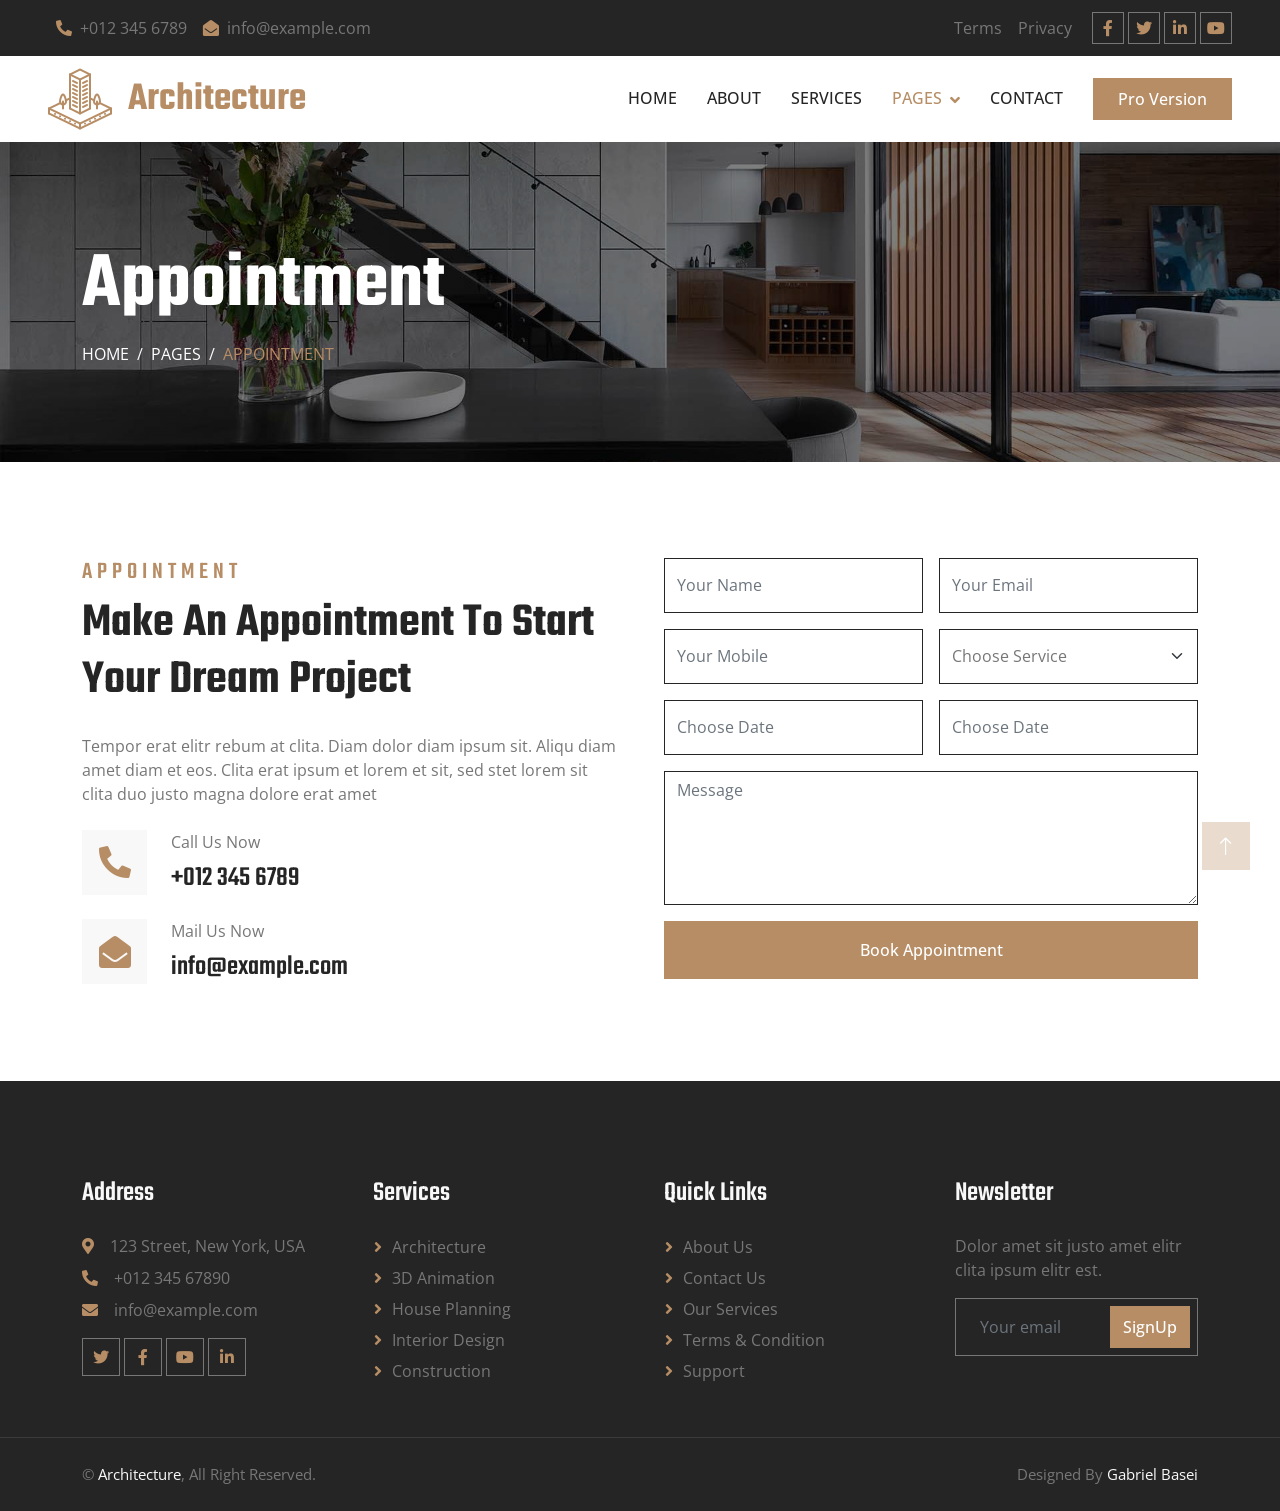
<file: projetos/architecture/architecture/appointment.html>
<!DOCTYPE html>
<html lang="en">

<head>
    <meta charset="utf-8">
    <title>Architecture - Architecture HTML Template</title>
    <meta content="width=device-width, initial-scale=1.0" name="viewport">
    <meta content="" name="keywords">
    <meta content="" name="description">

    <!-- Favicon -->
    <link href="img/favicon.ico" rel="icon">

    <!-- Google Web Fonts -->
    <link rel="preconnect" href="https://fonts.googleapis.com">
    <link rel="preconnect" href="https://fonts.gstatic.com" crossorigin>
    <link href="https://fonts.googleapis.com/css2?family=Open+Sans:wght@400;500;600&family=Teko:wght@400;500;600&display=swap" rel="stylesheet">

    <!-- Icon Font Stylesheet -->
    <link href="https://cdnjs.cloudflare.com/ajax/libs/font-awesome/5.10.0/css/all.min.css" rel="stylesheet">
    <link href="https://cdn.jsdelivr.net/npm/bootstrap-icons@1.4.1/font/bootstrap-icons.css" rel="stylesheet">

    <!-- Libraries Stylesheet -->
    <link href="lib/animate/animate.min.css" rel="stylesheet">
    <link href="lib/owlcarousel/assets/owl.carousel.min.css" rel="stylesheet">
    <link href="lib/tempusdominus/css/tempusdominus-bootstrap-4.min.css" rel="stylesheet" />

    <!-- Customized Bootstrap Stylesheet -->
    <link href="css/bootstrap.min.css" rel="stylesheet">

    <!-- Template Stylesheet -->
    <link href="css/style.css" rel="stylesheet">
</head>

<body>
    <!-- Spinner Start -->
    <div id="spinner" class="show bg-white position-fixed translate-middle w-100 vh-100 top-50 start-50 d-flex align-items-center justify-content-center">
        <div class="spinner-border position-relative text-primary" style="width: 6rem; height: 6rem;" role="status"></div>
        <img class="position-absolute top-50 start-50 translate-middle" src="img/icons/icon-1.png" alt="Icon">
    </div>
    <!-- Spinner End -->


    <!-- Topbar Start -->
    <div class="container-fluid bg-dark p-0 wow fadeIn" data-wow-delay="0.1s">
        <div class="row gx-0 d-none d-lg-flex">
            <div class="col-lg-7 px-5 text-start">
                <div class="h-100 d-inline-flex align-items-center py-3 me-3">
                    <a class="text-body px-2" href="tel:+0123456789"><i class="fa fa-phone-alt text-primary me-2"></i>+012 345 6789</a>
                    <a class="text-body px-2" href="mailto:info@example.com"><i class="fa fa-envelope-open text-primary me-2"></i>info@example.com</a>
                </div>
            </div>
            <div class="col-lg-5 px-5 text-end">
                <div class="h-100 d-inline-flex align-items-center py-3 me-2">
                    <a class="text-body px-2" href="">Terms</a>
                    <a class="text-body px-2" href="">Privacy</a>
                </div>
                <div class="h-100 d-inline-flex align-items-center">
                    <a class="btn btn-sm-square btn-outline-body me-1" href=" "><i class="fab fa-facebook-f"></i></a>
                    <a class="btn btn-sm-square btn-outline-body me-1" href=" "><i class="fab fa-twitter"></i></a>
                    <a class="btn btn-sm-square btn-outline-body me-1" href=" "><i class="fab fa-linkedin-in"></i></a>
                    <a class="btn btn-sm-square btn-outline-body me-0" href=" "><i class="fab fa-youtube"></i></a>
                </div>
            </div>
        </div>
    </div>
    <!-- Topbar End -->


    <!-- Navbar Start -->
    <nav class="navbar navbar-expand-lg bg-white navbar-light sticky-top py-lg-0 px-lg-5 wow fadeIn" data-wow-delay="0.1s">
        <a href="index.html" class="navbar-brand ms-4 ms-lg-0">
            <h1 class="text-primary m-0"><img class="me-3" src="img/icons/icon-1.png" alt="Icon">Architecture</h1>
        </a>
        <button type="button" class="navbar-toggler me-4" data-bs-toggle="collapse" data-bs-target="#navbarCollapse">
            <span class="navbar-toggler-icon"></span>
        </button>
        <div class="collapse navbar-collapse" id="navbarCollapse">
            <div class="navbar-nav ms-auto p-4 p-lg-0">
                <a href="index.html" class="nav-item nav-link">Home</a>
                <a href="about.html" class="nav-item nav-link">About</a>
                <a href="service.html" class="nav-item nav-link">Services</a>
                <div class="nav-item dropdown">
                    <a href="#" class="nav-link dropdown-toggle active" data-bs-toggle="dropdown">Pages</a>
                    <div class="dropdown-menu border-0 m-0">
                        <a href="feature.html" class="dropdown-item">Our Features</a>
                        <a href="project.html" class="dropdown-item">Our Projects</a>
                        <a href="team.html" class="dropdown-item">Team Members</a>
                        <a href="appointment.html" class="dropdown-item active">Appointment</a>
                        <a href="testimonial.html" class="dropdown-item">Testimonial</a>
                        <a href="404.html" class="dropdown-item">404 Page</a>
                    </div>
                </div>
                <a href="contact.html" class="nav-item nav-link">Contact</a>
            </div>
            <a href="https://service.freewebsitecode.com/" class="btn btn-primary py-2 px-4 d-none d-lg-block">Pro Version</a>
        </div>
    </nav>
    <!-- Navbar End -->


    <!-- Page Header Start -->
    <div class="container-fluid page-header py-5 mb-5 wow fadeIn" data-wow-delay="0.1s">
        <div class="container py-5">
            <h1 class="display-1 text-white animated slideInDown">Appointment</h1>
            <nav aria-label="breadcrumb animated slideInDown">
                <ol class="breadcrumb text-uppercase mb-0">
                    <li class="breadcrumb-item"><a class="text-white" href="#">Home</a></li>
                    <li class="breadcrumb-item"><a class="text-white" href="#">Pages</a></li>
                    <li class="breadcrumb-item text-primary active" aria-current="page">Appointment</li>
                </ol>
            </nav>
        </div>
    </div>
    <!-- Page Header End -->


    <!-- Appointment Start -->
    <div class="container-xxl py-5">
        <div class="container">
            <div class="row g-5">
                <div class="col-lg-6 wow fadeInUp" data-wow-delay="0.1s">
                    <h4 class="section-title">Appointment</h4>
                    <h1 class="display-5 mb-4">Make An Appointment To Start Your Dream Project</h1>
                    <p class="mb-4">Tempor erat elitr rebum at clita. Diam dolor diam ipsum sit. Aliqu diam amet diam et eos. Clita erat ipsum et lorem et sit, sed stet lorem sit clita duo justo magna dolore erat amet</p>
                    <div class="row g-4">
                        <div class="col-12">
                            <div class="d-flex">
                                <div class="d-flex flex-shrink-0 align-items-center justify-content-center bg-light" style="width: 65px; height: 65px;">
                                    <i class="fa fa-2x fa-phone-alt text-primary"></i>
                                </div>
                                <div class="ms-4">
                                    <p class="mb-2">Call Us Now</p>
                                    <h3 class="mb-0">+012 345 6789</h3>
                                </div>
                            </div>
                        </div>
                        <div class="col-12">
                            <div class="d-flex">
                                <div class="d-flex flex-shrink-0 align-items-center justify-content-center bg-light" style="width: 65px; height: 65px;">
                                    <i class="fa fa-2x fa-envelope-open text-primary"></i>
                                </div>
                                <div class="ms-4">
                                    <p class="mb-2">Mail Us Now</p>
                                    <h3 class="mb-0">info@example.com</h3>
                                </div>
                            </div>
                        </div>
                    </div>
                </div>
                <div class="col-lg-6 wow fadeInUp" data-wow-delay="0.5s">
                    <div class="row g-3">
                        <div class="col-12 col-sm-6">
                            <input type="text" class="form-control" placeholder="Your Name" style="height: 55px;">
                        </div>
                        <div class="col-12 col-sm-6">
                            <input type="email" class="form-control" placeholder="Your Email" style="height: 55px;">
                        </div>
                        <div class="col-12 col-sm-6">
                            <input type="text" class="form-control" placeholder="Your Mobile" style="height: 55px;">
                        </div>
                        <div class="col-12 col-sm-6">
                            <select class="form-select" style="height: 55px;">
                                <option selected>Choose Service</option>
                                <option value="1">Service 1</option>
                                <option value="2">Service 2</option>
                                <option value="3">Service 3</option>
                            </select>
                        </div>
                        <div class="col-12 col-sm-6">
                            <div class="date" id="date" data-target-input="nearest">
                                <input type="text"
                                    class="form-control datetimepicker-input"
                                    placeholder="Choose Date" data-target="#date" data-toggle="datetimepicker" style="height: 55px;">
                            </div>
                        </div>
                        <div class="col-12 col-sm-6">
                            <div class="time" id="time" data-target-input="nearest">
                                <input type="text"
                                    class="form-control datetimepicker-input"
                                    placeholder="Choose Date" data-target="#time" data-toggle="datetimepicker" style="height: 55px;">
                            </div>
                        </div>
                        <div class="col-12">
                            <textarea class="form-control" rows="5" placeholder="Message"></textarea>
                        </div>
                        <div class="col-12">
                            <button class="btn btn-primary w-100 py-3" type="submit">Book Appointment</button>
                        </div>
                    </div>
                </div>
            </div>
        </div>
    </div>
    <!-- Appointment End -->
        

    <!-- Footer Start -->
    <div class="container-fluid bg-dark text-body footer mt-5 pt-5 px-0 wow fadeIn" data-wow-delay="0.1s">
        <div class="container py-5">
            <div class="row g-5">
                <div class="col-lg-3 col-md-6">
                    <h3 class="text-light mb-4">Address</h3>
                    <p class="mb-2"><i class="fa fa-map-marker-alt text-primary me-3"></i>123 Street, New York, USA</p>
                    <p class="mb-2"><i class="fa fa-phone-alt text-primary me-3"></i>+012 345 67890</p>
                    <p class="mb-2"><i class="fa fa-envelope text-primary me-3"></i>info@example.com</p>
                    <div class="d-flex pt-2">
                        <a class="btn btn-square btn-outline-body me-1" href="https://freewebsitecreate.net/"><i class="fab fa-twitter"></i></a>
                        <a class="btn btn-square btn-outline-body me-1" href="https://facebook.com/freewebsitecode/"><i class="fab fa-facebook-f"></i></a>
                        <a class="btn btn-square btn-outline-body me-1" href="https://youtube.com/freewebsitecode/"><i class="fab fa-youtube"></i></a>
                        <a class="btn btn-square btn-outline-body me-0" href="https://freewebsitecreate.net/"><i class="fab fa-linkedin-in"></i></a>
                    </div>
                </div>
                <div class="col-lg-3 col-md-6">
                    <h3 class="text-light mb-4">Services</h3>
                    <a class="btn btn-link" href="">Architecture</a>
                    <a class="btn btn-link" href="">3D Animation</a>
                    <a class="btn btn-link" href="">House Planning</a>
                    <a class="btn btn-link" href="">Interior Design</a>
                    <a class="btn btn-link" href="">Construction</a>
                </div>
                <div class="col-lg-3 col-md-6">
                    <h3 class="text-light mb-4">Quick Links</h3>
                    <a class="btn btn-link" href="">About Us</a>
                    <a class="btn btn-link" href="">Contact Us</a>
                    <a class="btn btn-link" href="">Our Services</a>
                    <a class="btn btn-link" href="">Terms & Condition</a>
                    <a class="btn btn-link" href="">Support</a>
                </div>
                <div class="col-lg-3 col-md-6">
                    <h3 class="text-light mb-4">Newsletter</h3>
                    <p>Dolor amet sit justo amet elitr clita ipsum elitr est.</p>
                    <div class="position-relative mx-auto" style="max-width: 400px;">
                        <input class="form-control bg-transparent w-100 py-3 ps-4 pe-5" type="text" placeholder="Your email">
                        <button type="button" class="btn btn-primary py-2 position-absolute top-0 end-0 mt-2 me-2">SignUp</button>
                    </div>
                </div>
            </div>
        </div>
        <div class="container-fluid copyright">
            <div class="container">
                <div class="row">
                    <div class="col-md-6 text-center text-md-start mb-3 mb-md-0">
                        &copy; <a href=" ">Architecture</a>, All Right Reserved.
                    </div>
                    <div class="col-md-6 text-center text-md-end">
                        Designed By <a href=" ">Gabriel Basei</a>
                    </div>
                </div>
            </div>
        </div>
    </div>
    <!-- Footer End -->


    <!-- Back to Top -->
    <a href="#" class="btn btn-lg btn-primary btn-lg-square back-to-top"><i class="bi bi-arrow-up"></i></a>


    <!-- JavaScript Libraries -->
    <script src="https://code.jquery.com/jquery-3.4.1.min.js"></script>
    <script src="https://cdn.jsdelivr.net/npm/bootstrap@5.0.0/dist/js/bootstrap.bundle.min.js"></script>
    <script src="lib/wow/wow.min.js"></script>
    <script src="lib/easing/easing.min.js"></script>
    <script src="lib/waypoints/waypoints.min.js"></script>
    <script src="lib/counterup/counterup.min.js"></script>
    <script src="lib/owlcarousel/owl.carousel.min.js"></script>
    <script src="lib/tempusdominus/js/moment.min.js"></script>
    <script src="lib/tempusdominus/js/moment-timezone.min.js"></script>
    <script src="lib/tempusdominus/js/tempusdominus-bootstrap-4.min.js"></script>

    <!-- Template Javascript -->
    <script src="js/main.js"></script>
</body>

</html>
</file>
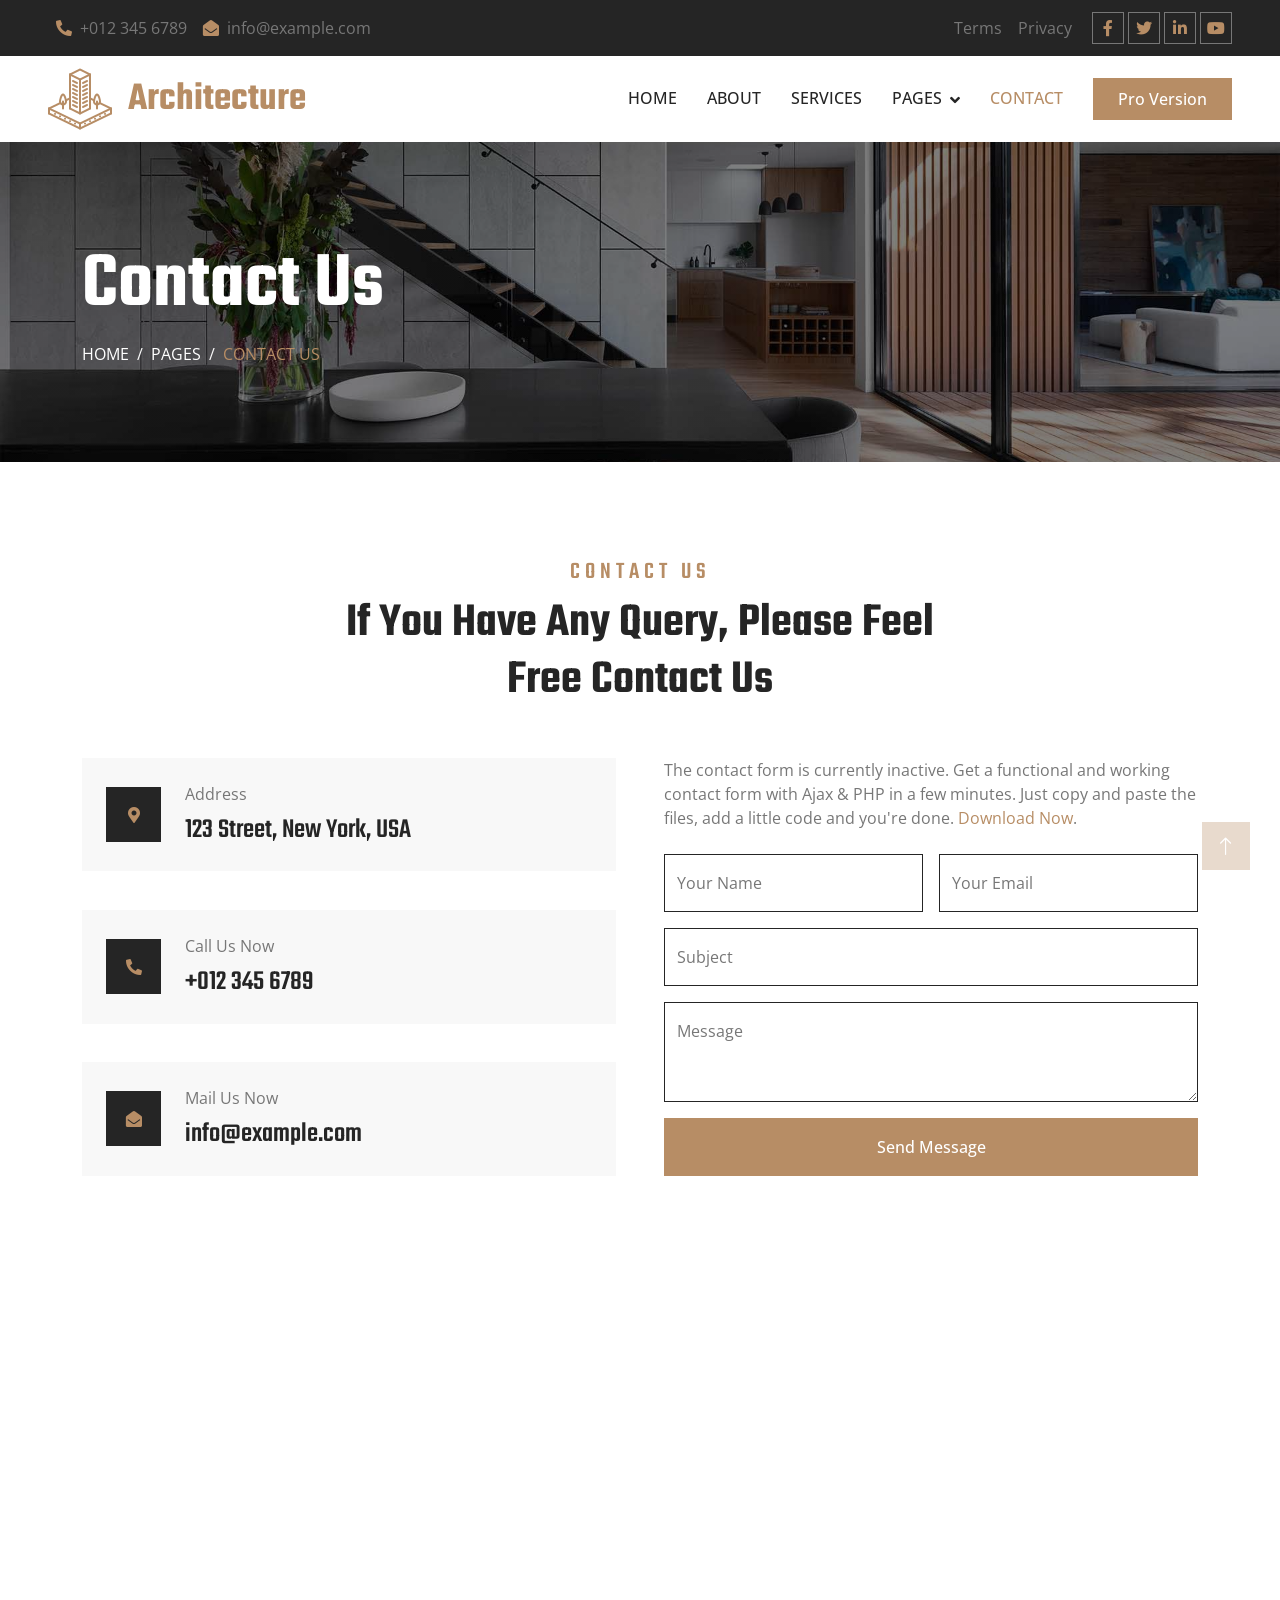
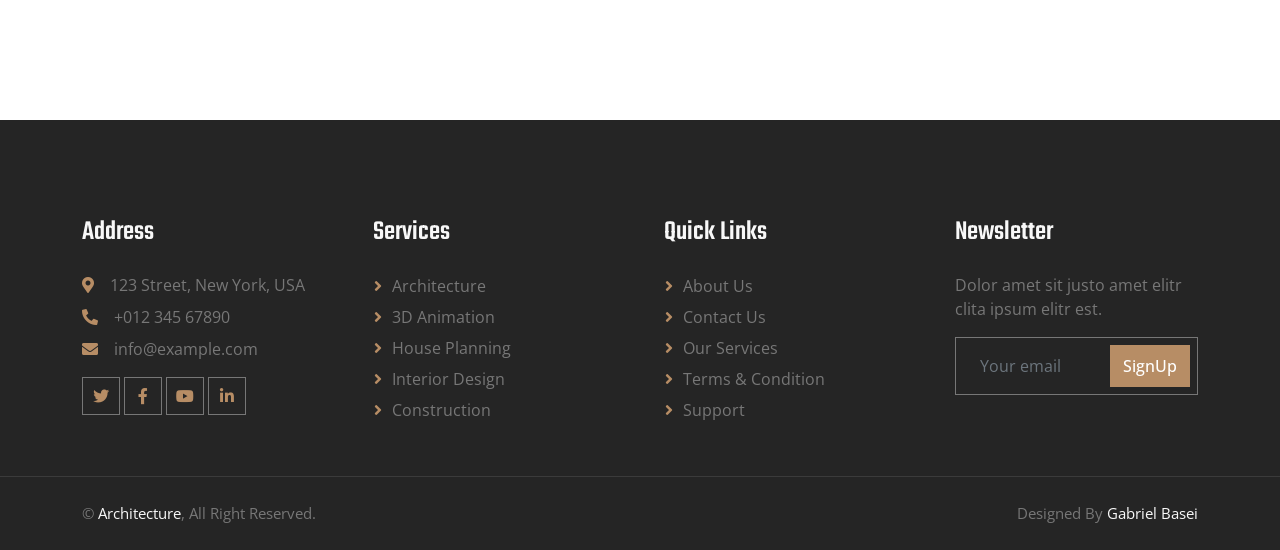
<file: projetos/architecture/architecture/contact.html>
<!DOCTYPE html>
<html lang="en">

<head>
    <meta charset="utf-8">
    <title>Architecture - Architecture HTML Template</title>
    <meta content="width=device-width, initial-scale=1.0" name="viewport">
    <meta content="" name="keywords">
    <meta content="" name="description">

    <!-- Favicon -->
    <link href="img/favicon.ico" rel="icon">

    <!-- Google Web Fonts -->
    <link rel="preconnect" href="https://fonts.googleapis.com">
    <link rel="preconnect" href="https://fonts.gstatic.com" crossorigin>
    <link href="https://fonts.googleapis.com/css2?family=Open+Sans:wght@400;500;600&family=Teko:wght@400;500;600&display=swap" rel="stylesheet">

    <!-- Icon Font Stylesheet -->
    <link href="https://cdnjs.cloudflare.com/ajax/libs/font-awesome/5.10.0/css/all.min.css" rel="stylesheet">
    <link href="https://cdn.jsdelivr.net/npm/bootstrap-icons@1.4.1/font/bootstrap-icons.css" rel="stylesheet">

    <!-- Libraries Stylesheet -->
    <link href="lib/animate/animate.min.css" rel="stylesheet">
    <link href="lib/owlcarousel/assets/owl.carousel.min.css" rel="stylesheet">
    <link href="lib/tempusdominus/css/tempusdominus-bootstrap-4.min.css" rel="stylesheet" />

    <!-- Customized Bootstrap Stylesheet -->
    <link href="css/bootstrap.min.css" rel="stylesheet">

    <!-- Template Stylesheet -->
    <link href="css/style.css" rel="stylesheet">
</head>

<body>
    <!-- Spinner Start -->
    <div id="spinner" class="show bg-white position-fixed translate-middle w-100 vh-100 top-50 start-50 d-flex align-items-center justify-content-center">
        <div class="spinner-border position-relative text-primary" style="width: 6rem; height: 6rem;" role="status"></div>
        <img class="position-absolute top-50 start-50 translate-middle" src="img/icons/icon-1.png" alt="Icon">
    </div>
    <!-- Spinner End -->


    <!-- Topbar Start -->
    <div class="container-fluid bg-dark p-0 wow fadeIn" data-wow-delay="0.1s">
        <div class="row gx-0 d-none d-lg-flex">
            <div class="col-lg-7 px-5 text-start">
                <div class="h-100 d-inline-flex align-items-center py-3 me-3">
                    <a class="text-body px-2" href="tel:+0123456789"><i class="fa fa-phone-alt text-primary me-2"></i>+012 345 6789</a>
                    <a class="text-body px-2" href="mailto:info@example.com"><i class="fa fa-envelope-open text-primary me-2"></i>info@example.com</a>
                </div>
            </div>
            <div class="col-lg-5 px-5 text-end">
                <div class="h-100 d-inline-flex align-items-center py-3 me-2">
                    <a class="text-body px-2" href="">Terms</a>
                    <a class="text-body px-2" href="">Privacy</a>
                </div>
                <div class="h-100 d-inline-flex align-items-center">
                    <a class="btn btn-sm-square btn-outline-body me-1" href=" "><i class="fab fa-facebook-f"></i></a>
                    <a class="btn btn-sm-square btn-outline-body me-1" href=" "><i class="fab fa-twitter"></i></a>
                    <a class="btn btn-sm-square btn-outline-body me-1" href=" "><i class="fab fa-linkedin-in"></i></a>
                    <a class="btn btn-sm-square btn-outline-body me-0" href=" "><i class="fab fa-youtube"></i></a>
                </div>
            </div>
        </div>
    </div>
    <!-- Topbar End -->


    <!-- Navbar Start -->
    <nav class="navbar navbar-expand-lg bg-white navbar-light sticky-top py-lg-0 px-lg-5 wow fadeIn" data-wow-delay="0.1s">
        <a href="index.html" class="navbar-brand ms-4 ms-lg-0">
            <h1 class="text-primary m-0"><img class="me-3" src="img/icons/icon-1.png" alt="Icon">Architecture</h1>
        </a>
        <button type="button" class="navbar-toggler me-4" data-bs-toggle="collapse" data-bs-target="#navbarCollapse">
            <span class="navbar-toggler-icon"></span>
        </button>
        <div class="collapse navbar-collapse" id="navbarCollapse">
            <div class="navbar-nav ms-auto p-4 p-lg-0">
                <a href="index.html" class="nav-item nav-link">Home</a>
                <a href="about.html" class="nav-item nav-link">About</a>
                <a href="service.html" class="nav-item nav-link">Services</a>
                <div class="nav-item dropdown">
                    <a href="#" class="nav-link dropdown-toggle" data-bs-toggle="dropdown">Pages</a>
                    <div class="dropdown-menu border-0 m-0">
                        <a href="feature.html" class="dropdown-item">Our Features</a>
                        <a href="project.html" class="dropdown-item">Our Projects</a>
                        <a href="team.html" class="dropdown-item">Team Members</a>
                        <a href="appointment.html" class="dropdown-item">Appointment</a>
                        <a href="testimonial.html" class="dropdown-item">Testimonial</a>
                        <a href="404.html" class="dropdown-item">404 Page</a>
                    </div>
                </div>
                <a href="contact.html" class="nav-item nav-link active">Contact</a>
            </div>
            <a href="https://service.freewebsitecode.com/" class="btn btn-primary py-2 px-4 d-none d-lg-block">Pro Version</a>
        </div>
    </nav>
    <!-- Navbar End -->


    <!-- Page Header Start -->
    <div class="container-fluid page-header py-5 mb-5 wow fadeIn" data-wow-delay="0.1s">
        <div class="container py-5">
            <h1 class="display-1 text-white animated slideInDown">Contact Us</h1>
            <nav aria-label="breadcrumb animated slideInDown">
                <ol class="breadcrumb text-uppercase mb-0">
                    <li class="breadcrumb-item"><a class="text-white" href="#">Home</a></li>
                    <li class="breadcrumb-item"><a class="text-white" href="#">Pages</a></li>
                    <li class="breadcrumb-item text-primary active" aria-current="page">Contact Us</li>
                </ol>
            </nav>
        </div>
    </div>
    <!-- Page Header End -->


    <!-- Contact Start -->
    <div class="container-xxl py-5">
        <div class="container">
            <div class="text-center mx-auto mb-5 wow fadeInUp" data-wow-delay="0.1s" style="max-width: 600px;">
                <h4 class="section-title">Contact Us</h4>
                <h1 class="display-5 mb-4">If You Have Any Query, Please Feel Free Contact Us</h1>
            </div>
            <div class="row g-5">
                <div class="col-lg-6 wow fadeInUp" data-wow-delay="0.1s">
                    <div class="d-flex flex-column justify-content-between h-100">
                        <div class="bg-light d-flex align-items-center w-100 p-4 mb-4">
                            <div class="d-flex flex-shrink-0 align-items-center justify-content-center bg-dark" style="width: 55px; height: 55px;">
                                <i class="fa fa-map-marker-alt text-primary"></i>
                            </div>
                            <div class="ms-4">
                                <p class="mb-2">Address</p>
                                <h3 class="mb-0">123 Street, New York, USA</h3>
                            </div>
                        </div>
                        <div class="bg-light d-flex align-items-center w-100 p-4 mb-4">
                            <div class="d-flex flex-shrink-0 align-items-center justify-content-center bg-dark" style="width: 55px; height: 55px;">
                                <i class="fa fa-phone-alt text-primary"></i>
                            </div>
                            <div class="ms-4">
                                <p class="mb-2">Call Us Now</p>
                                <h3 class="mb-0">+012 345 6789</h3>
                            </div>
                        </div>
                        <div class="bg-light d-flex align-items-center w-100 p-4">
                            <div class="d-flex flex-shrink-0 align-items-center justify-content-center bg-dark" style="width: 55px; height: 55px;">
                                <i class="fa fa-envelope-open text-primary"></i>
                            </div>
                            <div class="ms-4">
                                <p class="mb-2">Mail Us Now</p>
                                <h3 class="mb-0">info@example.com</h3>
                            </div>
                        </div>
                    </div>
                </div>
                <div class="col-lg-6 wow fadeInUp" data-wow-delay="0.5s">
                    <p class="mb-4">The contact form is currently inactive. Get a functional and working contact form with Ajax & PHP in a few minutes. Just copy and paste the files, add a little code and you're done. <a href="https://freewebsitecode.com/contact-form">Download Now</a>.</p>
                    <form>
                        <div class="row g-3">
                            <div class="col-md-6">
                                <div class="form-floating">
                                    <input type="text" class="form-control" id="name" placeholder="Your Name">
                                    <label for="name">Your Name</label>
                                </div>
                            </div>
                            <div class="col-md-6">
                                <div class="form-floating">
                                    <input type="email" class="form-control" id="email" placeholder="Your Email">
                                    <label for="email">Your Email</label>
                                </div>
                            </div>
                            <div class="col-12">
                                <div class="form-floating">
                                    <input type="text" class="form-control" id="subject" placeholder="Subject">
                                    <label for="subject">Subject</label>
                                </div>
                            </div>
                            <div class="col-12">
                                <div class="form-floating">
                                    <textarea class="form-control" placeholder="Leave a message here" id="message" style="height: 100px"></textarea>
                                    <label for="message">Message</label>
                                </div>
                            </div>
                            <div class="col-12">
                                <button class="btn btn-primary w-100 py-3" type="submit">Send Message</button>
                            </div>
                        </div>
                    </form>
                </div>
            </div>
        </div>
    </div>
    <!-- Contact End -->


    <!-- Google Map Start -->
    <div class="container-xxl pt-5 px-0 wow fadeIn" data-wow-delay="0.1s">
        <iframe class="w-100 mb-n2" style="height: 450px;"
            src="https://www.google.com/maps/embed?pb=!1m18!1m12!1m3!1d3001156.4288297426!2d-78.01371936852176!3d42.72876761954724!2m3!1f0!2f0!3f0!3m2!1i1024!2i768!4f13.1!3m3!1m2!1s0x4ccc4bf0f123a5a9%3A0xddcfc6c1de189567!2sNew%20York%2C%20USA!5e0!3m2!1sen!2sbd!4v1603794290143!5m2!1sen!2sbd"
            frameborder="0" allowfullscreen="" aria-hidden="false" tabindex="0"></iframe>
    </div>
    <!-- Google Map End -->


    <!-- Footer Start -->
    <div class="container-fluid bg-dark text-body footer pt-5 px-0 wow fadeIn" data-wow-delay="0.1s">
        <div class="container py-5">
            <div class="row g-5">
                <div class="col-lg-3 col-md-6">
                    <h3 class="text-light mb-4">Address</h3>
                    <p class="mb-2"><i class="fa fa-map-marker-alt text-primary me-3"></i>123 Street, New York, USA</p>
                    <p class="mb-2"><i class="fa fa-phone-alt text-primary me-3"></i>+012 345 67890</p>
                    <p class="mb-2"><i class="fa fa-envelope text-primary me-3"></i>info@example.com</p>
                    <div class="d-flex pt-2">
                        <a class="btn btn-square btn-outline-body me-1" href="https://freewebsitecreate.net/"><i class="fab fa-twitter"></i></a>
                        <a class="btn btn-square btn-outline-body me-1" href="https://facebook.com/freewebsitecode/"><i class="fab fa-facebook-f"></i></a>
                        <a class="btn btn-square btn-outline-body me-1" href="https://youtube.com/freewebsitecode/"><i class="fab fa-youtube"></i></a>
                        <a class="btn btn-square btn-outline-body me-0" href="https://freewebsitecreate.net/"><i class="fab fa-linkedin-in"></i></a>
                    </div>
                </div>
                <div class="col-lg-3 col-md-6">
                    <h3 class="text-light mb-4">Services</h3>
                    <a class="btn btn-link" href="">Architecture</a>
                    <a class="btn btn-link" href="">3D Animation</a>
                    <a class="btn btn-link" href="">House Planning</a>
                    <a class="btn btn-link" href="">Interior Design</a>
                    <a class="btn btn-link" href="">Construction</a>
                </div>
                <div class="col-lg-3 col-md-6">
                    <h3 class="text-light mb-4">Quick Links</h3>
                    <a class="btn btn-link" href="">About Us</a>
                    <a class="btn btn-link" href="">Contact Us</a>
                    <a class="btn btn-link" href="">Our Services</a>
                    <a class="btn btn-link" href="">Terms & Condition</a>
                    <a class="btn btn-link" href="">Support</a>
                </div>
                <div class="col-lg-3 col-md-6">
                    <h3 class="text-light mb-4">Newsletter</h3>
                    <p>Dolor amet sit justo amet elitr clita ipsum elitr est.</p>
                    <div class="position-relative mx-auto" style="max-width: 400px;">
                        <input class="form-control bg-transparent w-100 py-3 ps-4 pe-5" type="text" placeholder="Your email">
                        <button type="button" class="btn btn-primary py-2 position-absolute top-0 end-0 mt-2 me-2">SignUp</button>
                    </div>
                </div>
            </div>
        </div>
        <div class="container-fluid copyright">
            <div class="container">
                <div class="row">
                    <div class="col-md-6 text-center text-md-start mb-3 mb-md-0">
                        &copy; <a href=" ">Architecture</a>, All Right Reserved.
                    </div>
                    <div class="col-md-6 text-center text-md-end">
                        Designed By <a href=" ">Gabriel Basei</a>
                    </div>
                </div>
            </div>
        </div>
    </div>
    <!-- Footer End -->


    <!-- Back to Top -->
    <a href="#" class="btn btn-lg btn-primary btn-lg-square back-to-top"><i class="bi bi-arrow-up"></i></a>


    <!-- JavaScript Libraries -->
    <script src="https://code.jquery.com/jquery-3.4.1.min.js"></script>
    <script src="https://cdn.jsdelivr.net/npm/bootstrap@5.0.0/dist/js/bootstrap.bundle.min.js"></script>
    <script src="lib/wow/wow.min.js"></script>
    <script src="lib/easing/easing.min.js"></script>
    <script src="lib/waypoints/waypoints.min.js"></script>
    <script src="lib/counterup/counterup.min.js"></script>
    <script src="lib/owlcarousel/owl.carousel.min.js"></script>
    <script src="lib/tempusdominus/js/moment.min.js"></script>
    <script src="lib/tempusdominus/js/moment-timezone.min.js"></script>
    <script src="lib/tempusdominus/js/tempusdominus-bootstrap-4.min.js"></script>

    <!-- Template Javascript -->
    <script src="js/main.js"></script>
</body>

</html>
</file>
<file: style.css>
/* GENERAL */

@import url("https://fonts.googleapis.com/css2?family=Poppins:wght@300;400;500;600&display=swap");

/* Default Light Mode */
:root {
  --primary-color: white;
  --primary-color-2: rgb(250, 250, 250);
  --primary-color-3: rgb(181, 181, 181);
  --background-color: rgb(255, 255, 255);
  --secondary-color: black;
  --secondary-color-2: rgb(85, 85, 85);
  --button-background: rgb(53, 53, 53);
  --button-text-hover: grey;
  --button-border: rgb(53, 53, 53) 0.1rem solid;
  --button-border-2: rgb(255, 255, 255) 0.1rem solid;
  --container-border: rgb(163, 163, 163);
}

/* Dark Mode */
[theme="dark"] {
  --primary-color: rgba(0, 0, 0, 0.774);
  --primary-color-2: rgba(39, 57, 75, 0.233);
  --primary-color-3: rgb(110, 110, 110);
  --background-color: rgb(32, 40, 53);
  --secondary-color: white;
  --secondary-color-2: rgb(185, 185, 185);
  --button-background: rgb(235, 235, 235);
  --button-text-hover: lightgrey;
  --button-border: rgb(202, 202, 202) 0.1rem solid;
  --button-border-2: rgb(0, 0, 0) 0.1rem solid;
  --container-border: rgb(156, 156, 156);
}

* {
  margin: 0;
  padding: 0;
}

h3 {
  color: var(--secondary-color);
  padding: 5px;
}

body {
  font-family: "Poppins", sans-serif;
  background-color: var(--background-color);
}

html {
  scroll-behavior: smooth;
}

p {
  color: var(--secondary-color-2);
  text-align: center;
}

/* TRANSITION */

a,
.btn {
  transition: all 300ms ease;
}

/* DESKTOP NAV */

nav {
  justify-content: space-around;
  height: 17vh;
}

a {
  font-size: 1.2rem;
  color: var(--secondary-color);
  text-decoration: none;
  text-decoration-color: var(--primary-color);
}

a:hover {
  text-decoration: underline;
  text-underline-offset: 1rem;
  text-decoration-color: var(--secondary-color);
  transition: 0.5s ease-in-out;
}

nav a:hover {
  color: var(--secondary-color);
  text-decoration-color: var(--secondary-color);
  font-size: 1.4rem;
}

.logo {
  font-size: 2rem;
  color: var(--secondary-color);
}

.logo:hover {
  cursor: default;
}

/* HAMBURGER MENU */

/* SECTIONS */

section {
  padding-top: 4vh;
  height: 96vh;
  margin: 0 10rem;
  box-sizing: border-box;
  min-height: fit-content;
}

.section-container {
  display: flex;
}

/* PROFILE SECTION */

#profile {
  display: flex;
  justify-content: center;
  gap: 5rem;
  height: 50vh;
}

.section__pic-container {
  display: flex;
  height: 400px;
  width: 400px;
  margin: auto 0;
}

.section__text {
  align-self: center;
  text-align: center;
}

.section__text p {
  font-weight: 600;
}

.section__text__p1 {
  text-align: center;
}

.section__text__pcarro {
  color: #f0f0f0;
  margin-top: 20px;
  text-align: center;
}

.section__text__p2 {
  font-size: 1.75rem;
  margin-bottom: 1rem;
}

.title {
  color: var(--secondary-color);
  font-size: 3rem;
  text-align: center;
}

.title2 {
  color: var(--secondary-color);
  font-size: 5rem;
  text-align: center;
}

@media (max-width:600px) {
  .title2 {
    color: var(--secondary-color);
    font-size: 2rem;
    text-align: center;
    transition: 1s;
  }
}

#socials-container {
  display: flex;
  justify-content: center;
  margin-top: 1rem;
  gap: 1rem;
}

/* ICONS */

.icon {
  cursor: pointer;
  height: 2rem;
}

.icon2 {
  cursor: pointer;
  height: 4rem;
}

/* BUTTONS */

.btn-container {
  display: flex;
  justify-content: center;
  gap: 1rem;
}

.btn {
  font-weight: 600;
  transition: all 300ms ease;
  padding: 1rem;
  width: 8rem;
  border-radius: 2rem;
}

.btn-color-1,
.btn-color-2 {
  border: var(--button-border);
  color: var(--secondary-color-2);
}

.btn-color-1:hover,
.btn-color-2:hover {
  cursor: pointer;
}

.btn-color-1,
.btn-color-2:hover {
  background: var(--button-background);
  color: var(--primary-color);
}

.btn-color-1:hover {
  background: var(--secondary-color);
}

.btn-color-2 {
  background: none;
}

.btn-color-2:hover {
  transition: 1s;
  border: var(--button-border-2);
  background: none;
}

.btn-container {
  gap: 1rem;
}

/* ABOUT SECTION */

#about {
  position: relative;
  justify-content: center;
  flex-direction: column;
  height: 100%;
}

.about-containers {
  gap: 2rem;
  margin-bottom: 2rem;
  margin-top: 2rem;
}

.about-details-container {
  justify-content: center;
  flex-direction: column;
}

.about-containers,
.about-details-container {
  display: flex;
}

.about-pic {
  border-radius: 2rem;
}

.arrow {
  position: absolute;
  right: -5rem;
  bottom: 2.5rem;
}

.details-container {
  padding: 1.5rem;
  flex: 1;
  background: var(--primary-color-2);
  border-radius: 2rem;
  border: var(--button-border);
  border-color: var(--container-border);
  text-align: center;
}

.section-container {
  gap: 1rem;
  height: 50%;
}

.section__pic-container {
  height: 400px;
  width: 400px;
  margin: auto 0;
}

/* EXPERIENCE SECTION */

#experience {
  position: relative;
}

.experience-sub-title {
  color: var(--secondary-color);
  font-weight: 600;
  font-size: 1.75rem;
  margin-bottom: 2rem;
}

.experience-details-container {
  display: flex;
  justify-content: center;
  flex-direction: column;
}

.article-container {
  display: flex;
  text-align: initial;
  flex-wrap: wrap;
  flex-direction: row;
  gap: 1.5rem;
  justify-content: space-between;
}

article {
  display: flex;
  width: 10rem;
  justify-content: space-between;
  gap: 1rem;
  height: 100%;
  
}

article .icon {
  cursor: default;
}

article .icon2 {
  cursor: default;
}

/* PROJECTS SECTION */

#projects {
  position: relative;
}

.color-container {
  border-color: var(--container-border);
  background: var(--primary-color-2);
}

.project-img {
  border-radius: 2rem;
  width: 90%;
  height: 90%;
}

.project-title {
  margin: 1rem;
  color: var(--secondary-color);
}

.project-btn {
  color: var(--secondary-color);
  border-color: var(--container-border);
}

.project-btnv2 {
  color: white;
  border-color: white;
}

.project-btnv2:hover {
  color: white;
  font-size: 12px;
  border-color: white;
}

/* CONTACT */

#contact {
  display: flex;
  justify-content: center;
  flex-direction: column;
  height: 70vh;
}

.contact-info-upper-container {
  display: flex;
  justify-content: center;
  border-radius: 2rem;
  border: var(--button-border);
  border-color: var(--container-border);
  background: var(--background-color);
  margin: 2rem auto;
  padding: 0.5rem;
}

.contact-info-container {
  display: flex;
  align-items: center;
  justify-content: center;
  gap: 0.5rem;
  margin: 1rem;
}

.contact-info-container p {
  font-size: larger;
}

.contact-icon {
  cursor: default;
}

.email-icon {
  height: 2.5rem;
}

.contact-icon2 {
  cursor: default;
}

.email-icon2 {
  height: 2.5rem;
}

/* FOOTER SECTION */

footer {
  height: 26vh;
  margin: 0 1rem;
}

footer p {
  text-align: center;
}

/* SERVICOS */
.headerfoto {
  margin-top: 50px;
  display: relative;
  justify-content: center;
  text-align: center;
  max-width: 100%;
  padding: 0;
}

.headerfoto-content {
  display: relative;
  justify-content: center;
  text-align: center;
  max-width: 100%;
  padding: 0;
}


.section__pic-container2 {
  display: flex;
  justify-content: center;
  align-items: center;
}

.section__pic-container2 img {
  max-width: 100%;
  display: flex;
}

* {
    margin: 0;
    padding: 0;
    box-sizing: border-box;
}

.wrapper {
    position: relative;
    width: 100%;
    height: 100%;
    padding: 10px;
    display: flex;
    align-content: center;
    justify-content: center;
    gap: 24px;
    flex-wrap: wrap;
}

.card {
    position: relative;
    width: 550px;
    height: 600px;
    background: #000;
    border-radius: 18px;
    overflow: hidden;
    box-shadow: 0 5px 10px rgba(0, 0, 0, .2);
}

.card2 {
  position: relative;
  width: 700px;
  height: 690px;
  background: #000;
  border-radius: 18px;
  overflow: hidden;
  box-shadow: 0 5px 10px rgba(0, 0, 0, .2);
}

.poster {
    position: relative;
    top: 0;
    left: 0;
    width: 100%;
    height: 100%;
    overflow: hidden;
}

.poster::before {
    content: '';
    position: absolute;
    bottom: -45%;
    left: 0;
    width: 100%;
    height: 100%;
    z-index: 1;
    transition: .3s;
}

.card:hover .poster::before {
    bottom: 0;
}

.card2:hover .poster::before {
  bottom: 0;
}

.poster img {
    position: absolute;
    top: 0;
    left: 0;
    width: 100%;
    height: 100%;
    object-fit: cover;
    transition: 1s;
}

.card:hover .poster img {
    transform: scale(1.1);
}

.card2:hover .poster img {
  transform: scale(1.1);
}

.details {
    position: absolute;
    text-align: center;
    bottom: -100%;
    left: 0;
    width: 100%;
    height: auto;
    padding: 1.5em 1.5em 2em;
    background: #000a;
    backdrop-filter: blur(16px) saturate(120%);
    transition: 1s;
    color: #fff;
    z-index: 2;
    align-items: center;
}

.card:hover .details {
    bottom: 0;
}

.card2:hover .details {
  bottom: 0;
}

.details h1,
.details h2 {
    font-weight: 700;
}

.details h1 {
    font-size: 1.5em;
    margin-bottom: 5px;
}

.details h2 {
    font-weight: 400;
    font-size: 1em;
    margin-bottom: 10px;
    opacity: .6;
}

.details .rating {
    position: relative;
    margin-bottom: 15px;
    display: flex;
    gap: .25em;
}

.details .rating i {
    color: #e3c414;
}

.details .rating span {
    margin-left: 0.25em;
}

.details .tags {

    gap: .375em;
    margin-bottom: .875em;
  
}

.tag {
  display: flex;
  align-items: center;
  justify-content: center;
  text-align: center;
  width: 100%;
  margin: 5px;
}

.details .tags span {
    display: flex;
    padding: .35rem .65rem;
    color: #fff;
    border: 1.5px solid rgba(255 255 255 / 0.4);
    border-radius: 4px;
    border-radius: 50px;
}

.details .desc {
    color: #fff;
    opacity: .8;
    line-height: 1.5;
    margin-bottom: 1em;
}

.details .cast h3 {
    margin-bottom: .5em;
}

.details .cast ul {
    position: relative;
    display: flex;
    flex-wrap: wrap;
    gap: 0.625rem;
    width: 100%;
}

.details .cast ul li {
    list-style: none;
    width: 55px;
    height: 55px;
    border-radius: 50%;
    overflow: hidden;
    border: 1.5px solid #fff;
}

.details .cast ul li img {
    width: 100%;
    height: 100%;
}




/* NOVA NAVBAR HAMBU */



*{
    margin: 0;
    padding: 0;
    box-sizing: border-box;
}
/* header{
    background-color: #000000;
} */
li{
    list-style: none;
}

.navbar{
    min-height: 70px;
    display: flex;
    align-items: center;
    justify-content: space-between;
    padding: 0 100px;
}
.logo{
    font-size: 2rem;
    font-weight: bold;
}
.nav-menu{
    display: flex;
    justify-content: center;
    align-items: center;
    gap: 20px;
}
.nav-link{
    transition: 0.5s ease;
}
/* .nav-link:hover{
    color: #ffffff;
} */
.hamburguer{
    display: none;
    cursor: pointer;
}
.bar{
    display: block;
    width: 28px;
    height: 3px;
    border-radius: 2px;
    margin: 5px auto;
    background-color: var(--secondary-color);
    transition: all 0.3s ease-in-out;
}
@media (max-width:1000px){
   .hamburguer{
       display: block;
   }
   .hamburguer.active .bar:nth-child(2){
       opacity: 0;
   }
   .hamburguer.active .bar:nth-child(1){
    transform: translateY(8px) rotate(45deg);
    }
    .hamburguer.active .bar:nth-child(3){
        transform: translateY(-8px) rotate(-45deg);
    }
    .nav-menu{
        position: absolute;
        left: -100%;
        padding: 10px;
        top: 100px;
        gap: 0;
        border-radius: 0px 0px 20px 20px;
        /* background-color: #000000; */
        background: var(--background-color);
        text-align: center;
        flex-direction: column;
        width: 100%;
        transition: 0.3s;
    }
    .nav-item{
        margin: 10px 0;
    }
    .nav-menu.active{
        left: 0;
    }
  }


.nav-menu2{
  display: flex;
  text-align: center;
  flex-wrap: wrap;
  gap: 1.2rem;
  justify-content: center;
}
</file>
<file: mediaqueries.css>
@media screen and (max-width: 1920px) {
  #profile {
    height: 83vh;
    margin-bottom: 6rem;
  }
  .about-containers {
    flex-wrap: wrap;
  }
  #contact,
  #projects {
    height: fit-content;
  }
}

@media screen and (max-width: 1200px) {
  #experience,
  .experience-details-container {
    margin-top: 2rem;
  }
  #profile,
  .section-container {
    display: block;
  }
  .arrow {
    display: none;
  }
  section,
  .section-container {
    height: fit-content;
  }
  section {
    margin: 0 5%;
  }
  .section__pic-container {
    display: flex;
    justify-content: center;
    min-height: 300px;
    width: 100%;
    height: 300px;
    margin:1rem;
  }
  .about-containers {
    margin-top: 0;
  }
}

@media screen and (max-width: 600px) {
  #contact,
  footer {
    height: 40vh;
  }
  #profile {
    height: 83vh;
    margin-bottom: 0;
  }
  article {
    font-size: 1rem;
    justify-content: flex-start;
  }
  footer nav {
    height: fit-content;
    margin-bottom: 2rem;
  }
  .about-containers,
  .contact-info-upper-container,
  .btn-container {
    flex-wrap: wrap;
    padding: 15px;
  }
  .contact-info-container {
    margin: 0;
  }
  .contact-info-container p,

  .experience-sub-title {
    font-size: 1.25rem;
  }
  .logo {
    font-size: 1.5rem;
  }

  .section__pic-container {
    width: auto;
    height: 46vw;
    justify-content: center;
  }
  .section__text__p2 {
    font-size: 1.25rem;
  }
  .title {
    font-size: 2rem;
  }
  .text-container {
    text-align: justify;
  }
}
</file>
<file: projetos/JardimCoqueiros/css/style.css>
/********** Template CSS **********/
:root {
    --primary: #fc8600;
    --secondary: #FFF0E6;
    --light: #F8F8F9;
    --dark: #00000046;
}

.back-to-top {
    position: fixed;
    display: none;
    right: 30px;
    bottom: 30px;
    z-index: 99;
}


/*** Spinner ***/
#spinner {
    opacity: 0;
    visibility: hidden;
    transition: opacity .5s ease-out, visibility 0s linear .5s;
    z-index: 99999;
}

#spinner.show {
    transition: opacity .5s ease-out, visibility 0s linear 0s;
    visibility: visible;
    opacity: 1;
}


/*** Button ***/
.btn {
    font-weight: 500;
    transition: .5s;
}

.btn.btn-primary,
.btn.btn-outline-primary:hover {
    color: #FFFFFF;
}

.btn.btn-primary:hover {
    color: var(--primary);
    background: transparent;
}

.btn-square {
    width: 38px;
    height: 38px;
}

.btn-sm-square {
    width: 32px;
    height: 32px;
}

.btn-lg-square {
    width: 48px;
    height: 48px;
}

.btn-square,
.btn-sm-square,
.btn-lg-square {
    padding: 0;
    display: flex;
    align-items: center;
    justify-content: center;
    font-weight: normal;
}


/*** Navbar ***/
.fixed-top {
    transition: .5s;
}

.top-bar {
    height: 45px;
    border-bottom: 1px solid rgba(255, 255, 255, .07);
}

.navbar .dropdown-toggle::after {
    border: none;
    content: "\f107";
    font-family: "Font Awesome 5 Free";
    font-weight: 900;
    vertical-align: middle;
    margin-left: 8px;
}

.navbar .navbar-nav .nav-link {
    margin-right: 30px;
    padding: 25px 0;
    color: #FFFFFF;
    font-weight: 500;
    outline: none;
}

.img2 {
    max-width: 8%;
    max-height: 8%;

}



.navbar .navbar-nav .nav-link:hover,
.navbar .navbar-nav .nav-link.active {
    color: var(--primary);
}

@media (max-width: 991.98px) {
    .navbar .navbar-nav {
        margin-top: 10px;
        border-top: 1px solid rgba(0, 0, 0, .07);
        background: var(--dark);
    }

    .navbar .navbar-nav .nav-link {
        padding: 10px 0;
    }
}

@media (min-width: 992px) {
    .navbar .nav-item .dropdown-menu {
        display: block;
        visibility: hidden;
        top: 100%;
        transform: rotateX(-75deg);
        transform-origin: 0% 0%;
        transition: .5s;
        opacity: 0;
    }

    .navbar .nav-item:hover .dropdown-menu {
        transform: rotateX(0deg);
        visibility: visible;
        transition: .5s;
        opacity: 1;
    }
}


/*** Header ***/
.carousel-caption {
    top: 0;
    left: 0;
    right: 0;
    bottom: 0;
    display: flex;
    align-items: center;
    justify-content: center;
    text-align: center;
    background: rgba(0, 0, 0, 0.582);
    z-index: 1;
}

.carousel-control-prev,
.carousel-control-next {
    width: 15%;
}

.carousel-control-prev-icon,
.carousel-control-next-icon {
    width: 3rem;
    height: 3rem;
    background-color: var(--dark);
    border: 12px solid var(--dark);
    border-radius: 3rem;
}

@media (max-width: 768px) {
    #header-carousel .carousel-item {
        position: relative;
        min-height: 450px;
    }
    
    #header-carousel .carousel-item img {
        position: absolute;
        width: 100%;
        height: 100%;
        object-fit: cover;
    }
}

.page-header {
    padding-top: 12rem;
    padding-bottom: 6rem;
    background: linear-gradient(rgba(255, 115, 0, 0.8), rgba(255, 115, 0, 0.8)), url(../img/carousel-1.jpg) center center no-repeat;
    background-size: cover;
}

.page-header .breadcrumb-item+.breadcrumb-item::before {
    color: #999999;
}


/*** Causes ***/
.causes-item .progress {
    height: 5px;
    border-radius: 0;
    overflow: visible;
}

.causes-item .progress .progress-bar {
    position: relative;
    overflow: visible;
    width: 0px;
    border-radius: 0;
    transition: 5s;
}

.causes-item .progress .progress-bar span {
    position: absolute;
    top: -7px;
    right: 0;
    width: 40px;
    height: 19px;
    display: flex;
    align-items: center;
    justify-content: center;
    font-size: 12px;
    background: var(--primary);
    color: #FFFFFF;
}

.causes-item .causes-overlay {
    position: absolute;
    width: 100%;
    height: 0;
    top: 0;
    left: 0;
    display: flex;
    align-items: center;
    justify-content: center;
    background: rgba(0, 0, 0, .5);
    overflow: hidden;
    opacity: 0;
    transition: .5s;
}

.causes-item:hover .causes-overlay {
    height: 100%;
    opacity: 1;
}


/*** Service ***/
.service-item {
    box-shadow: 0 0 45px rgba(0, 0, 0, .06);
}


/*** Donate ***/
.donate {
    background: rgba(0, 29, 35, .8);
}

.btn-group .btn-light:hover,
.btn-group input[type="radio"]:checked+label {
    color: var(--primary);
    border-color: var(--primary);
}


/*** Team ***/
.team-item img {
    position: relative;
    top: 0;
    transition: .5s;
}

.team-item:hover img {
    top: -30px;
}

.team-item .team-text {
    position: relative;
    height: 100px;
    transition: .5s;
}

.team-item:hover .team-text {
    margin-top: -60px;
    height: 160px;
}

.team-item .team-text .team-social {
    opacity: 0;
    transition: .5s;
}

.team-item:hover .team-text .team-social {
    opacity: 1;
}

.team-item .team-social .btn {
    display: inline-flex;
    color: var(--primary);
    background: #FFFFFF;
    border-radius: 40px;
}

.team-item .team-social .btn:hover {
    color: #FFFFFF;
    background: var(--primary);
}


/*** Testimonial ***/
.testimonial-carousel::before {
    position: absolute;
    content: "";
    top: 0;
    left: 0;
    height: 100%;
    width: 0;
    background: linear-gradient(to right, rgba(255, 255, 255, 1) 0%, rgba(255, 255, 255, 0) 100%);
    z-index: 1;
}

.testimonial-carousel::after {
    position: absolute;
    content: "";
    top: 0;
    right: 0;
    height: 100%;
    width: 0;
    background: linear-gradient(to left, rgba(255, 255, 255, 1) 0%, rgba(255, 255, 255, 0) 100%);
    z-index: 1;
}

@media (min-width: 768px) {
    .testimonial-carousel::before,
    .testimonial-carousel::after {
        width: 200px;
    }
}

@media (min-width: 992px) {
    .testimonial-carousel::before,
    .testimonial-carousel::after {
        width: 300px;
    }
}

.testimonial-carousel .owl-item .testimonial-text {
    background: var(--light);
    transform: scale(.8);
    transition: .5s;
}

.testimonial-carousel .owl-item.center .testimonial-text {
    background: var(--primary);
    transform: scale(1);
}

.testimonial-carousel .owl-item .testimonial-text *,
.testimonial-carousel .owl-item .testimonial-item img {
    transition: .5s;
}

.testimonial-carousel .owl-item.center .testimonial-text * {
    color: var(--light) !important;
}

.testimonial-carousel .owl-item.center .testimonial-item img {
    background: var(--primary) !important;
} 

.testimonial-carousel .owl-nav {
    position: absolute;
    width: 350px;
    top: 15px;
    left: 50%;
    transform: translateX(-50%);
    display: flex;
    justify-content: space-between;
    opacity: 0;
    transition: .5s;
    z-index: 1;
}

.testimonial-carousel:hover .owl-nav {
    width: 300px;
    opacity: 1;
}

.testimonial-carousel .owl-nav .owl-prev,
.testimonial-carousel .owl-nav .owl-next {
    position: relative;
    color: var(--primary);
    font-size: 45px;
    transition: .5s;
}

.testimonial-carousel .owl-nav .owl-prev:hover,
.testimonial-carousel .owl-nav .owl-next:hover {
    color: var(--dark);
}


/*** Footer ***/

.footer .btn.btn-link {
    display: block;
    margin-bottom: 5px;
    padding: 0;
    text-align: left;
    color: rgba(255,255,255,0.5);
    font-weight: normal;
    text-transform: capitalize;
    transition: .3s;
}

.footer .btn.btn-link::before {
    position: relative;
    content: "\f105";
    font-family: "Font Awesome 5 Free";
    font-weight: 900;
    color: rgba(255,255,255,0.5);
    margin-right: 10px;
}

.footer .btn.btn-link:hover {
    color: var(--light);
    letter-spacing: 1px;
    box-shadow: none;
}

.footer .btn.btn-square {
    color: rgba(255,255,255,0.5);
    border: 1px solid rgba(255,255,255,0.5);
}

.footer .btn.btn-square:hover {
    color: var(--secondary);
    border-color: var(--light);
}

.footer .copyright {
    padding: 25px 0;
    font-size: 15px;
    border-top: 1px solid rgba(256, 256, 256, .1);
}

.footer .copyright a {
    color: var(--secondary);
}

.footer .copyright a:hover {
    color: var(--primary);
}

/* videoyoutube */

.video-container {
    position: relative;
    padding-bottom: 56.25%;
    height: 0;
    overflow: hidden;
  }
  
  .video-container iframe {
    position: absolute;
    top: 0;
    left: 0;
    width: 100%;
    height: 100%;
  }
  

  .container-form {
    min-height: 0vh;
    width: 100%;
    position: relative;
    text-align: right;
    display: flex;
  }









/* carrossel de fotos novas */

h1 {
    text-align: center;
    margin: 1em 0;
    font-family: sans-serif;
  }

  .container2 {
    position: relative;
    padding: 15px;
    max-width: 1200px;
    margin: 0 auto;
  }

  .gallery-wrapper {
    overflow: hidden;
  }

  .gallery {
    display: flex;
    flex-flow: row nowrap;
    gap: 15px;
    transition: transform 1s ease
  }

  .item2 {
    width: 380px;
    height: 450px;
    flex-shrink: 0;
    transition: all 600ms ease-in-out;
    opacity: 0.5;
  }

  .current2-item {
    opacity: 1;
  }
</file>
<file: projetos/architecture/architecture/css/style.css>
/********** Template CSS **********/
:root {
    --primary: #B78D65;
    --light: #F8F8F8;
    --dark: #252525;
}

h1,
h2,
.h1,
.h2,
.fw-bold {
    font-weight: 600 !important;
}

h3,
h4,
.h3,
.h4,
.fw-medium {
    font-weight: 500 !important;
}

h5,
h6,
.h5,
.h6,
.fw-normal {
    font-weight: 400 !important;
}

.back-to-top {
    position: fixed;
    display: none;
    right: 30px;
    bottom: 30px;
    z-index: 99;
}


/*** Spinner ***/
#spinner {
    opacity: 0;
    visibility: hidden;
    transition: opacity .5s ease-out, visibility 0s linear .5s;
    z-index: 99999;
}

#spinner.show {
    transition: opacity .5s ease-out, visibility 0s linear 0s;
    visibility: visible;
    opacity: 1;
}


/*** Button ***/
.btn {
    font-weight: 500;
    transition: .5s;
}

.btn.btn-primary,
.btn.btn-secondary {
    color: #FFFFFF;
}

.btn-square {
    width: 38px;
    height: 38px;
}

.btn-sm-square {
    width: 32px;
    height: 32px;
}

.btn-lg-square {
    width: 48px;
    height: 48px;
}

.btn-square,
.btn-sm-square,
.btn-lg-square {
    padding: 0;
    display: flex;
    align-items: center;
    justify-content: center;
    font-weight: normal;
}

.btn-outline-body {
    color: var(--primary);
    border-color: #777777;
}

.btn-outline-body:hover {
    color: #FFFFFF;
    background: var(--primary);
    border-color: var(--primary);
}


/*** Navbar ***/
.navbar .dropdown-toggle::after {
    border: none;
    content: "\f107";
    font-family: "Font Awesome 5 Free";
    font-weight: 900;
    vertical-align: middle;
    margin-left: 8px;
}

.navbar .navbar-nav .nav-link {
    margin-right: 30px;
    padding: 30px 0;
    color: var(--dark);
    font-weight: 500;
    text-transform: uppercase;
    outline: none;
}

.navbar .navbar-nav .nav-link:hover,
.navbar .navbar-nav .nav-link.active {
    color: var(--primary);
}

.navbar.sticky-top {
    top: -100px;
    transition: .5s;
}

@media (max-width: 991.98px) {
    .navbar .navbar-nav .nav-link {
        margin-right: 0;
        padding: 10px 0;
    }

    .navbar .navbar-nav {
        border-top: 1px solid #EEEEEE;
    }
}

@media (min-width: 992px) {
    .navbar .nav-item .dropdown-menu {
        display: block;
        visibility: hidden;
        top: 100%;
        transform: rotateX(-75deg);
        transform-origin: 0% 0%;
        transition: .5s;
        opacity: 0;
    }

    .navbar .nav-item:hover .dropdown-menu {
        transform: rotateX(0deg);
        visibility: visible;
        transition: .5s;
        opacity: 1;
    }
}


/*** Header ***/
.owl-carousel-inner {
    position: absolute;
    width: 100%;
    height: 100%;
    top: 0;
    left: 0;
    display: flex;
    align-items: center;
    background: rgba(0, 0, 0, .5);
}

@media (max-width: 768px) {
    .header-carousel .owl-carousel-item {
        position: relative;
        min-height: 500px;
    }

    .header-carousel .owl-carousel-item img {
        position: absolute;
        width: 100%;
        height: 100%;
        object-fit: cover;
    }

    .header-carousel .owl-carousel-item p {
        font-size: 16px !important;
    }
}

.header-carousel .owl-dots {
    position: absolute;
    width: 60px;
    height: 100%;
    top: 0;
    right: 30px;
    display: flex;
    flex-direction: column;
    align-items: center;
    justify-content: center;
}

.header-carousel .owl-dots .owl-dot {
    position: relative;
    width: 45px;
    height: 45px;
    margin: 5px 0;
    background: var(--dark);
    transition: .5s;
}

.header-carousel .owl-dots .owl-dot.active {
    width: 60px;
    height: 60px;
}

.header-carousel .owl-dots .owl-dot img {
    position: absolute;
    width: 100%;
    height: 100%;
    object-fit: cover;
    padding: 2px;
    transition: .5s;
    opacity: .3;
}

.header-carousel .owl-dots .owl-dot.active img {
    opacity: 1;
}

.page-header {
    background: linear-gradient(rgba(0, 0, 0, .5), rgba(0, 0, 0, .5)), url(../img/carousel-1.jpg) center center no-repeat;
    background-size: cover;
}

.breadcrumb-item+.breadcrumb-item::before {
    color: var(--light);
}


/*** Section Title ***/
.section-title {
    color: var(--primary);
    font-weight: 600;
    letter-spacing: 5px;
    text-transform: uppercase;
}


/*** Facts ***/
.fact-item .fact-icon {
    width: 120px;
    height: 120px;
    margin-top: -60px;
    margin-bottom: 1.5rem;
    display: inline-flex;
    align-items: center;
    justify-content: center;
    background: #FFFFFF;
    border-radius: 120px;
    transition: .5s;
}

.fact-item:hover .fact-icon {
    background: var(--dark);
}

.fact-item .fact-icon i {
    color: var(--primary);
    transition: .5;
}

.fact-item:hover .fact-icon i {
    color: #FFFFFF;
}


/*** About & Feature ***/
.about-img,
.feature-img {
    position: relative;
    height: 100%;
    min-height: 400px;
}

.about-img img,
.feature-img img {
    position: absolute;
    width: 60%;
    height: 80%;
    object-fit: cover;
}

.about-img img:last-child,
.feature-img img:last-child {
    margin: 20% 0 0 40%;
}

.about-img::before,
.feature-img::before {
    position: absolute;
    content: "";
    width: 60%;
    height: 80%;
    top: 10%;
    left: 20%;
    border: 5px solid var(--primary);
    z-index: -1;
}


/*** Service ***/
.service-item .bg-img {
    position: absolute;
    width: 100%;
    height: 100%;
    object-fit: cover;
    z-index: -1;
}

.service-item .service-text {
    background: var(--light);
    transition: .5s;
}

.service-item:hover .service-text {
    background: rgba(0, 0, 0, .7);
}

.service-item * {
    transition: .5;
}

.service-item:hover * {
    color: #FFFFFF;
}

.service-item .btn {
    width: 40px;
    height: 40px;
    display: inline-flex;
    align-items: center;
    color: var(--dark);
    background: #FFFFFF;
    white-space: nowrap;
    overflow: hidden;
    transition: .5s;
}

.service-item:hover .btn {
    width: 140px;
}


/*** Project ***/
.project .nav .nav-link {
    background: var(--light);
    transition: .5s;
}

.project .nav .nav-link.active {
    background: var(--primary);
}

.project .nav .nav-link.active h3 {
    color: #FFFFFF !important;
}


/*** Team ***/
.team-items {
    margin: -.75rem;
}

.team-item {
    padding: .75rem;
}

.team-item::after {
    position: absolute;
    content: "";
    width: 100%;
    height: 0;
    top: 0;
    left: 0;
    background: #FFFFFF;
    transition: .5s;
    z-index: -1;
}

.team-item:hover::after {
    height: 100%;
    background: var(--primary);
}

.team-item .team-social {
    position: absolute;
    width: 100%;
    bottom: -20px;
    left: 0;
}

.team-item .team-social .btn {
    display: inline-flex;
    margin: 0 2px;
    color: var(--primary);
    background: var(--light);
}

.team-item .team-social .btn:hover {
    color: #FFFFFF;
    background: var(--primary);
}


/*** Appointment ***/
.bootstrap-datetimepicker-widget.bottom {
    top: auto !important;
}

.bootstrap-datetimepicker-widget .table * {
    border-bottom-width: 0px;
}

.bootstrap-datetimepicker-widget .table th {
    font-weight: 500;
}

.bootstrap-datetimepicker-widget.dropdown-menu {
    padding: 10px;
    border-radius: 2px;
}

.bootstrap-datetimepicker-widget table td.active,
.bootstrap-datetimepicker-widget table td.active:hover {
    background: var(--primary);
}

.bootstrap-datetimepicker-widget table td.today::before {
    border-bottom-color: var(--primary);
}


/*** Testimonial ***/
.testimonial-carousel {
    display: flex !important;
    flex-direction: column-reverse;
    max-width: 700px;
    margin: 0 auto;
}

.testimonial-carousel .owl-dots {
    height: 100px;
    display: flex;
    align-items: center;
    justify-content: center;
    margin-bottom: 30px;
}

.testimonial-carousel .owl-dots .owl-dot {
    position: relative;
    width: 60px;
    height: 60px;
    margin: 0 5px;
    transition: .5s;
}

.testimonial-carousel .owl-dots .owl-dot.active {
    width: 100px;
    height: 100px;
}

.testimonial-carousel .owl-dots .owl-dot::after {
    position: absolute;
    width: 40px;
    height: 40px;
    bottom: -20px;
    left: 50%;
    transform: translateX(-50%);
    display: flex;
    align-items: center;
    justify-content: center;
    content: "\f10d";
    font-family: "Font Awesome 5 Free";
    font-weight: 900;
    color: var(--primary);
    background: #FFFFFF;
    border-radius: 40px;
    transition: .5s;
    opacity: 0;
}

.testimonial-carousel .owl-dots .owl-dot.active::after {
    opacity: 1;
}

.testimonial-carousel .owl-dots .owl-dot img {
    opacity: .4;
    transition: .5s;
}

.testimonial-carousel .owl-dots .owl-dot.active img {
    opacity: 1;
}


/*** Footer ***/
.footer .btn.btn-link {
    display: block;
    margin-bottom: 5px;
    padding: 0;
    text-align: left;
    color: #777777;
    font-weight: normal;
    text-transform: capitalize;
    transition: .3s;
}

.footer .btn.btn-link::before {
    position: relative;
    content: "\f105";
    font-family: "Font Awesome 5 Free";
    font-weight: 900;
    color: var(--primary);
    margin-right: 10px;
}

.footer .btn.btn-link:hover {
    color: var(--primary);
    letter-spacing: 1px;
    box-shadow: none;
}

.footer .form-control {
    border-color: #777777;
}

.footer .copyright {
    padding: 25px 0;
    font-size: 15px;
    border-top: 1px solid rgba(256, 256, 256, .1);
}

.footer .copyright a {
    color: var(--light);
}

.footer .copyright a:hover {
    color: var(--primary);
}
</file>
<file: projetos/Fitness/Fitness/css/style.css>
body {
    background: #ffffff;
    font-family: 'Source Sans Pro', sans-serif;
    font-style: normal;
    font-weight: 300;
}

html,body {
      width: 100%;
     overflow-x: hidden;
  }


/*---------------------------------------
    Typorgraphy              
-----------------------------------------*/
h1,h2,h3,h4,h5,h6,
blockquote {
  font-weight: 600;
}

h1 {
    font-size: 4.5rem;
    line-height: 6.5rem;
    letter-spacing: 10px;
    text-transform: uppercase;
    padding-top: 12px;
}

h2 {
  font-size: 30px;
  letter-spacing: 6px;
  padding-bottom: 18px;
  text-transform: uppercase;
}

#trainer h2,
#newsletter h2,
#blog h2,
#price h2 {
  padding-bottom: 2px;
}

blockquote, h3 {
   font-family: 'Lora', sans-serif;
  font-style: italic;
}

h3 {
  line-height: 36px;
}

h4 {
    color: #999;
    letter-spacing: 2px;
    margin-top: 22px;
}

p {
    color: #707070;
    font-size: 20px;
    line-height: 25px;
    letter-spacing: 0.4px;
}

a {
  text-decoration: none !important;
  outline: none;
}


/*---------------------------------------
    General               
-----------------------------------------*/
#trainer,
#blog,
#price {
    padding-top: 10rem;
    padding-bottom: 10rem;
}

#home,
#trainer,
#newsletter,
#price,
#testimonial,
#blog-header {
  text-align: center;
}

.parallax-section {
  background-attachment: fixed !important;
  background-size: cover !important;
}



/*---------------------------------------
    Preloader section              
-----------------------------------------*/
.preloader {
  position: fixed;
  top: 0;
  left: 0;
  width: 100%;
  height: 100%;
  z-index: 99999;
  display: flex;
  flex-flow: row nowrap;
  justify-content: center;
  align-items: center;
  background: none repeat scroll 0 0 #ffffff;
}

.sk-spinner-pulse {
  width: 40px;
  height: 40px;
  background-color: #26253a;
  border-radius: 100%;
  -webkit-animation: sk-pulseScaleOut 1s infinite ease-in-out;
          animation: sk-pulseScaleOut 1s infinite ease-in-out; }

@-webkit-keyframes sk-pulseScaleOut {
  0% {
    -webkit-transform: scale(0);
            transform: scale(0); }
  100% {
    -webkit-transform: scale(1);
            transform: scale(1);
    opacity: 0; } }

@keyframes sk-pulseScaleOut {
  0% {
    -webkit-transform: scale(0);
            transform: scale(0); }
  100% {
    -webkit-transform: scale(1);
            transform: scale(1);
    opacity: 0; } }




/*---------------------------------------
    Navigation section              
-----------------------------------------*/
.navbar-default {
    background: #ffffff;
    border-bottom: 2px solid #f9f9f9;
    box-shadow: none;
    margin: 0 !important;
}

.navbar-default .navbar-brand {
  color: #505050;
  font-size: 36px;
  font-weight: bold;
  line-height: 50px;
  margin: 0;
}

.navbar-default .navbar-nav li a {
    color: #999;
    font-size: 24px;
    font-weight: 300;
    line-height: 60px;
    letter-spacing: 0.6px;
    transition: all 0.4s ease-in-out;
	-webkit-transition: all 0.4s ease-in-out;
    -moz-transition: all 0.4s ease-in-out;
    -ms-transition: all 0.4s ease-in-out;
}

.navbar-default .navbar-nav li a:hover {
  color: #000;
}

.navbar-default .navbar-nav > li > a:hover,
.navbar-default .navbar-nav > li > a:focus {
  color: #000;
  background-color: transparent;
}

.navbar-default .navbar-nav > .active > a,
.navbar-default .navbar-nav > .active > a:hover,
.navbar-default .navbar-nav > .active > a:focus {
  color: #000;
  background-color: transparent;
}

.navbar-default .navbar-toggle {
     border: none;
     padding-top: 10px;
  }

.navbar-default .navbar-toggle .icon-bar {
    color: #000;
    border-color: transparent;
  }

.navbar-default .navbar-toggle:hover,
.navbar-default .navbar-toggle:focus { 
  color: #000;
  background-color: transparent;
}



/*---------------------------------------
    Home section              
-----------------------------------------*/
#home {
    background: 50% 0 repeat-y fixed;
    -webkit-background-size: cover;
    background-size: cover;
    background-position: center center;
    color: #ffffff;
    display: -webkit-box;
    display: -webkit-flex;
     display: -ms-flexbox;
    display: flex;
    -webkit-box-align: center;
     -webkit-align-items: center;
      -ms-flex-align: center;
          align-items: center;
    height: 100vh;
}

#home h3 {
  letter-spacing: 2px;
}

#home .btn {
  background: #26253a;
  border: none;
  border-radius: 0px;
  color: #999;
  font-size: 20px;
  font-weight: bold;
  letter-spacing: 4px;
  padding: 16px 38px;
  margin-top: 28px;
  transition: all 0.4s ease-in-out;
}

#home .btn:hover {
  background: #ffffff;
  color: #26253a;
}



/*---------------------------------------
   Overview  section              
-----------------------------------------*/
#overview {
  padding-top: 14rem;
  padding-bottom: 20rem;
  position: relative;
}

#overview img {
  border: 4px solid #f9f9f9;
  padding: 20px 20px 40px 20px;
}

#overview blockquote {
  background: #ffffff;
  box-shadow: 0px 2px 8px 10px rgba(50, 50, 50, 0.04);
  border-left: 8px solid #26253a;
  word-spacing: 1px;
  letter-spacing: 1px;
  position: absolute;
  font-size: 20px;
  top: 240px;
  left: 80px;
  padding: 62px 52px;
}

#overview .overview-detail {
  position: relative;
  top: 40px;
}

#overview .btn {
  background: transparent;
  border: 4px solid #26253a;
  border-radius: 0px;
  font-size: 22px;
  font-weight: 600;
  letter-spacing: 4px;
  text-transform: uppercase;
  padding: 14px 46px;
  transition: all 0.4s ease-in-out;
  margin-top: 32px;
}

#overview .btn:hover {
  background: #26253a;
  color: #ffffff;
}



/*---------------------------------------
   Trainer section              
-----------------------------------------*/
#trainer {
  background: #f9f9f9;
}

#trainer h3 {
  letter-spacing: 1px;
  margin-top: 0px;
  padding-bottom: 12px;
}

#trainer img {
  width: 100%;
}

#trainer .trainer-thumb {
  position: relative;
  margin-top: 72px;
  margin-bottom: 32px;
  padding: 0px;
}

#trainer .trainer-thumb .trainer-overlay {
  background: #26253a;
  color: #ffffff;
  position: absolute;
  width: 100%;
  height: 100%;
  text-align: center;
  vertical-align: middle;
  opacity: 0;
  top: 0px;
  right: 0px;
  bottom: 0px;
  left: 0px;
  transition: all 0.4s ease-in-out;
}

#trainer .trainer-thumb:hover .trainer-overlay {
  opacity: 0.9;
  transform: scale(0.9);
}

#trainer .trainer-thumb .trainer-overlay h2 {
  padding-bottom: 0px;
}

#trainer .trainer-thumb .trainer-des {
  position: absolute;
  top: 50%;
  left: 50%;
  -webkit-transform:translate(-50%,-50%);
      -ms-transform:translate(-50%,-50%);
          transform:translate(-50%,-50%);
}



/*---------------------------------------
   Newsletter section              
-----------------------------------------*/
#newsletter {
    background: url('../images/newsletter-bg.jpg') 50% 0 repeat-y fixed;
    background-size: cover;
    background-position: center center;
    color: #ffffff;
    padding-top: 12rem;
    padding-bottom: 12rem;
}

#newsletter .newsletter_detail {
  padding-top: 3rem;
}

#newsletter .form-control {
  background: transparent;
  border: none;
  border-bottom: 1px solid #999;
  border-radius: 0px;
  box-shadow: none;
  font-size: 20px;
  margin-bottom: 16px;
  transition: all 0.4s ease-in-out;
}

#newsletter .form-control:focus {
  border-bottom-color: #ffffff;
}

#newsletter input {
  height: 45px;
}

#newsletter input[type="submit"] {
  background: #26253a;
  border: none;
  color: #ffffff;
  font-size: 20px;
  font-weight: bold;
  letter-spacing: 4px;
  height: 65px;
  margin-top: 42px;
  transition: all 0.4s ease-in-out;
}

#newsletter input[type="submit"]:hover {
  background: #ffffff;
  color: #26253a;
}



/*---------------------------------------
    Blog section              
-----------------------------------------*/
#blog .blog-thumb {
  border: 1px solid #f0f0f0;
  position: relative;
  padding: 60px;
  -wekbit-transition: all 1000ms linear;
  transition: all 1000ms linear;
}

#blog .blog-thumb:hover {
  background: url('../images/blog-thumb.jpg');
   -webkit-background-size: cover;
  background-size: cover;
  background-position: center center;
  color: #ffffff;
}

#blog .blog-thumb:hover .blog-date, #blog .blog-thumb:hover h3 a,
#blog .blog-thumb:hover #blog-author {color: #ffffff;}

#blog .col-md-6:nth-child(2) .blog-thumb,
#blog .col-md-6:nth-child(3) .blog-thumb {
  margin-top: 72px;
}

#blog .col-md-6:nth-child(4) .blog-thumb,
#blog .col-md-6:nth-child(5) .blog-thumb {
  margin-top: 42px;
}


#blog h3 a {
  color: #606060;
}

#blog .blog-date {
  color: #999;
  font-weight: bold;
}

#blog #blog-author {
  color: #606060;
  letter-spacing: 1px;
}

/* blog single page */

#blog-header {
    background: url('../images/blog-header-bg.jpg') 50% 0 repeat-y fixed;
    -webkit-background-size: cover;
    background-size: cover;
    background-position: bottom center;
    color: #ffffff;
    display: -webkit-box;
    display: -webkit-flex;
     display: -ms-flexbox;
    display: flex;
    -webkit-box-align: center;
     -webkit-align-items: center;
      -ms-flex-align: center;
          align-items: center;
    height: 50vh;
}

#blog .recent-post h3 {
  padding-bottom: 8px;
  margin-top: 0px;
}

#blog .recent-post img {
  width: 100%;
}

#blog .recent-post .media {
  border-bottom: 1px solid #f0f0f0;
  padding-bottom: 18px;
  margin-bottom: 42px;
}
#blog .recent-post .media:last-child {
  border-bottom: none;
}

#blog .blog-categories {
  padding-bottom: 40px;
}
#blog .blog-categories h3 {
  padding-bottom: 12px;
}

#blog .blog-categories li {
  padding-top: 4px;
  padding-bottom: 4px;
  margin-left: 20px;
  list-style: none;
}

#blog .blog-categories li a {
  color: #808080;
  font-size: 18px;
  font-weight: bold;
  letter-spacing: 0.5px;
}

#blog h4 {
  font-size: 24px;
  line-height: 26px;
  letter-spacing: 1px;
  padding-top: 0px;
}

#blog h4 a {
  color: #404040;
  transition: all 0.4s ease-in-out;
}
#blog h4 a:hover {
  color: #777;
}

#blog h5 {
  color: #727272;
}

#blog .blog-image {
  padding: 30px 0px;
}

#blog .blog-content span a {
  color: #909090;
  letter-spacing: 0.9px;
}

#blog .blog-content span {
  font-size: 14px;
  font-weight: 400;
  margin-right: 14px;
}

#blog .blog-content blockquote {
  border-left-color: #ffa400;
  margin: 30px 0px;
}

#blog .blog-author {
  border-top: 1px solid #f0f0f0;
  border-bottom: 1px solid #f0f0f0;
  padding-top: 22px;
  padding-bottom: 28px;
  margin-top: 42px;
  margin-bottom: 42px;
}
#blog .blog-author h4 {
  padding-top: 12px;
  padding-bottom: 8px;
}

#blog .recent-post .media .media-object,
#blog .blog-author .media .media-object, #blog .blog-comment .media .media-object {
  margin-right: 14px;
}

#blog .blog-comment h3, #blog .blog-comment-form h3 {
  padding-bottom: 18px;
}

#blog .blog-comment .media .media {
  border-top: 1px solid #f0f0f0;
  padding-top: 20px;
  margin-top: 32px;
}

#blog .blog-comment-form {
  border-top: 1px solid #f0f0f0;
  padding-top: 32px;
  margin-top: 72px;
}

#blog .blog-comment-form .col-md-6,
#blog .blog-comment-form .col-md-12, #blog .blog-comment-form .col-md-3 {
  padding-left: 0px;
}

#blog .blog-comment-form .form-control {
  background: transparent;
  border: 2px solid #eeeeee;
  color: #808080;
  box-shadow: none;
  margin-top: 18px;
  margin-bottom: 10px;
  transition: all 0.4s ease-in-out;
}

#blog .blog-comment-form .form-control:focus {
  border-color: #808080;
}

#blog .blog-comment-form input {
  height: 45px;
}

#blog .blog-comment-form input[type="submit"] {
  background: #eeeeee;
  color: #202020;
  font-weight: bold;
}

.blog-clear { clear: both; height: 30px; }

/*---------------------------------------
    Price section              
-----------------------------------------*/
#price {
  background: url('../images/price-bg.jpg') 50% 0 repeat-y fixed;
    -webkit-background-size: cover;
    background-size: cover;
    background-position: center center;
    color: #ffffff;
}

#price .pricing__item {
  position: relative;
  display: -webkit-flex;
  display: flex;
  -webkit-flex-direction: column;
  flex-direction: column;
  -webkit-align-items: stretch;
  align-items: stretch;
  text-align: center;
  -webkit-flex: 0 1 330px;
  flex: 0 1 330px;
}

#price .pricing__feature-list {
  text-align: left;
}

#price .pricing__action {
  color: inherit;
  border: none;
  background: none;
}

#price .pricing__action:focus {
  outline: none;
}

#price .pricing__item {
  font-size: 20px;
  margin-top: 72px;
  padding: 2em;
  cursor: default;
  color: #fff;
  border: 1px solid #666;
  -webkit-transition: background-color 0.6s, color 0.3s;
  transition: background-color 0.6s, color 0.3s;
}

#price .pricing__item:nth-child(2) {
  border-right: none;
  border-left: none;
}

#price .pricing__item:hover {
  color: #444;
  background: #ffffff;
  border-color: transparent;
}

#price .pricing__title {
  font-size: 2em;
  width: 100%;
  margin: 0;
  padding: 0;
}

#price .pricing__price {
  font-size: 1.45em;
  font-weight: bold;
  line-height: 120px;
  width: 120px;
  height: 120px;
  margin: 1.15em auto 0.3em;
  border-radius: 50%;
  background: #ffffff;
  -webkit-transition: color 0.3s, background 0.3s;
  transition: color 0.3s, background 0.3s;
}

#price .pricing__item:first-child .pricing__price {
  background: #26253a;
}

#price .pricing__item:nth-child(2) .pricing__price {
  background: #26253a;
}

#price .pricing__item:hover .pricing__price {
  color: #fff;
  background: #222;
}

#price .pricing__feature-list {
  margin: 0;
  padding: 1em 1em 2em 1em;
  font-weight: bold;
  list-style: none;
  letter-spacing: 0.6px;
  line-height: 32px;
  text-align: center;
}

#price .pricing__action {
  font-weight: bold;
  margin-top: auto;
  padding: 18px 48px;
  opacity: 0;
  color: #fff;
  font-size: 20px;
  background: #26253a;
  text-transform: uppercase;
  letter-spacing: 3px;
  -webkit-transition: -webkit-transform 0.3s, opacity 0.3s;
  transition: transform 0.3s, opacity 0.3s;
  -webkit-transform: translate3d(0, -15px, 0);
  transform: translate3d(0, -15px, 0);
}

#price .pricing__item:hover .pricing__action {
  opacity: 1;
  -webkit-transform: translate3d(0, 0, 0);
  transform: translate3d(0, 0, 0);
}

#price .pricing__action:hover,
#price .pricing__action:focus {
  background: #222;
}

@media screen and (max-width: 60em) {
  #price .pricing__item {
    max-width: none;
    width: 100%;
    flex: none;
  }
  #price .pricing__item:nth-child(2) {
    border: 1px solid #fff;
  }
}



/*---------------------------------------
    Testimonial section              
-----------------------------------------*/
#testimonial {
    background: #ffffff;
    color: #26253a;
    padding-top: 8rem;
    padding-bottom: 8rem;
}

#testimonial .fa {
  font-size: 42px;
  padding-bottom: 14px;
}

#testimonial h3 {
  letter-spacing: 1px;
}



/*---------------------------------------
   Footer section              
-----------------------------------------*/
footer {
  background: #26253a;
  color: #ffffff;
  padding-top: 8rem;
  padding-bottom: 8rem;
}

footer .col-md-5 {
  position: relative;
  left: 100px;
}

footer .col-md-5 div {
  padding-top: 10px;
}

footer h4 {
  margin-top: 0px;
}

footer .copyright-text {
  padding-top: 80px;
  text-align: center;
}

.copyright-text a {
	color: #707070;
	transition: all 0.4s ease-in-out;
}

.copyright-text a:hover {
	color: #ffffff;
}


/*---------------------------------------
   Social icon             
-----------------------------------------*/
.social-icon {
    position: relative;
    padding: 0;
    margin: 0;
}

.social-icon li {
    display: inline-block;
    list-style: none;
}

.social-icon li a {
    color: #999;
    border-radius: 100px;
    font-size: 16px;
    text-decoration: none;
    transition: all 0.4s ease-in-out;
    width: 50px;
    height: 50px;
    line-height: 50px;
    text-align: center;
    vertical-align: middle;
}

.social-icon li a:hover {
    background: #ffffff;
}



/*---------------------------------------
   Responsive styles            
-----------------------------------------*/
@media (max-width: 980px) {

  #home {
    height: 65vh;
  }

  #overview {text-align: center;}

  #overview blockquote {
    top: 260px;
    padding: 82px;
  } 

  #overview .overview-detail {
    margin-left: 20px;
    top: 72px;
  }

  footer .col-md-5 {
    left: 30px;
  }

  #blog-header {
    height: 40vh;
  }

}


@media (max-width: 768px) {

  #overview blockquote {
    top: 306px;
    left: 30px;
    right: 10px;
  }

}


@media (max-width: 767px) {

  .navbar-default .navbar-brand {
    line-height: 15px;
  }

  .navbar-default .navbar-nav li a {
    font-size: 20px;
    line-height: 18px;
  }

  #trainer,
  #blog,
  #price {
    padding-top: 6rem;
    padding-bottom: 6rem;
  }

  #overview {
    padding-top: 8rem;
    padding-bottom: 8rem;
  }

}


@media (max-width: 760px) {

  #home {
    height: 100vh;
  }

  #blog-header {
    height: 35vh;
  }

  #blog .blog-comment-form {
    margin-bottom: 42px;
  }

  h1 {
    font-size: 2.8rem;
    line-height: 4.8rem;
  }

  h2 {
    font-size: 24px;
  }

  h3 {font-size: 18px}

  p {font-size: 17px;}

  #overview img {
    margin-bottom: -60px;
  }

  #overview .overview-detail {
    margin-top: 100px;
    top: 0px;
  }

  #price .pricing__action {
    font-size: 13px;
  }

  footer {text-align: center;}

  footer .col-md-5 {
    left: 0px;
    padding-top: 30px;
    padding-bottom: 30px;
  }

}


@media (max-width: 650px) {

  #overview blockquote {
    position: relative;
    top: 0px;
    left: 0px;
  }

}


@media (max-width: 450px) {

  #overview blockquote {
    padding: 32px;
  }

  #overview .overview-detail {
    margin-top: 32px;
  }

}
</file>
<file: projetos/OnePage/OnePage/assets/css/style.css>
/*--------------------------------------------------------------
# General
--------------------------------------------------------------*/
body {
  font-family: "Open Sans", sans-serif;
  color: #444444;
}

a {
  color: #2487ce;
  text-decoration: none;
}

a:hover {
  color: #469fdf;
  text-decoration: none;
}

h1,
h2,
h3,
h4,
h5,
h6 {
  font-family: "Raleway", sans-serif;
}

/*--------------------------------------------------------------
# Back to top button
--------------------------------------------------------------*/
.back-to-top {
  position: fixed;
  visibility: hidden;
  opacity: 0;
  right: 15px;
  bottom: 15px;
  z-index: 996;
  background: #2487ce;
  width: 40px;
  height: 40px;
  border-radius: 4px;
  transition: all 0.4s;
}

.back-to-top i {
  font-size: 28px;
  color: #fff;
  line-height: 0;
}

.back-to-top:hover {
  background: #3e9bdd;
  color: #fff;
}

.back-to-top.active {
  visibility: visible;
  opacity: 1;
}

/*--------------------------------------------------------------
# Preloader
--------------------------------------------------------------*/
#preloader {
  position: fixed;
  top: 0;
  left: 0;
  right: 0;
  bottom: 0;
  z-index: 9999;
  overflow: hidden;
  background: #fff;
}

#preloader:before {
  content: "";
  position: fixed;
  top: calc(50% - 30px);
  left: calc(50% - 30px);
  border: 6px solid #2487ce;
  border-top-color: #fff;
  border-bottom-color: #fff;
  border-radius: 50%;
  width: 60px;
  height: 60px;
  animation: animate-preloader 1s linear infinite;
}

@keyframes animate-preloader {
  0% {
    transform: rotate(0deg);
  }

  100% {
    transform: rotate(360deg);
  }
}

/*--------------------------------------------------------------
# Disable aos animation delay on mobile devices
--------------------------------------------------------------*/
@media screen and (max-width: 768px) {
  [data-aos-delay] {
    transition-delay: 0 !important;
  }
}

/*--------------------------------------------------------------
# Header
--------------------------------------------------------------*/
#header {
  transition: all 0.5s;
  background: #fff;
  z-index: 997;
  padding: 15px 0;
  border-bottom: 1px solid #e6f2fb;
}

#header.header-scrolled {
  border-color: #fff;
  box-shadow: 0px 2px 15px rgba(18, 66, 101, 0.08);
}

#header .logo {
  font-size: 28px;
  margin: 0;
  padding: 0;
  line-height: 1;
  font-weight: 300;
  letter-spacing: 0.5px;
  font-family: "Poppins", sans-serif;
}

#header .logo a {
  color: #16507b;
}

#header .logo img {
  max-height: 40px;
}

@media (max-width: 992px) {
  #header .logo {
    font-size: 28px;
  }
}

/*--------------------------------------------------------------
# Navigation Menu
--------------------------------------------------------------*/
/**
* Desktop Navigation 
*/
.navbar {
  padding: 0;
}

.navbar ul {
  margin: 0;
  padding: 0;
  display: flex;
  list-style: none;
  align-items: center;
}

.navbar li {
  position: relative;
}

.navbar a,
.navbar a:focus {
  display: flex;
  align-items: center;
  justify-content: space-between;
  padding: 10px 0 10px 30px;
  font-size: 14px;
  color: #16507b;
  white-space: nowrap;
  transition: 0.3s;
}

.navbar a i,
.navbar a:focus i {
  font-size: 12px;
  line-height: 0;
  margin-left: 5px;
}

.navbar a:hover,
.navbar .active,
.navbar .active:focus,
.navbar li:hover>a {
  color: #2487ce;
}

.navbar .getstarted,
.navbar .getstarted:focus {
  background: #2487ce;
  padding: 8px 20px;
  margin-left: 30px;
  border-radius: 4px;
  color: #fff;
}

.navbar .getstarted:hover,
.navbar .getstarted:focus:hover {
  color: #fff;
  background: #3194db;
}

.navbar .dropdown ul {
  display: block;
  position: absolute;
  left: 14px;
  top: calc(100% + 30px);
  margin: 0;
  padding: 10px 0;
  z-index: 99;
  opacity: 0;
  visibility: hidden;
  background: #fff;
  box-shadow: 0px 0px 30px rgba(127, 137, 161, 0.25);
  transition: 0.3s;
  border-radius: 4px;
}

.navbar .dropdown ul li {
  min-width: 200px;
}

.navbar .dropdown ul a {
  padding: 10px 20px;
  text-transform: none;
}

.navbar .dropdown ul a i {
  font-size: 12px;
}

.navbar .dropdown ul a:hover,
.navbar .dropdown ul .active:hover,
.navbar .dropdown ul li:hover>a {
  color: #2487ce;
}

.navbar .dropdown:hover>ul {
  opacity: 1;
  top: 100%;
  visibility: visible;
}

.navbar .dropdown .dropdown ul {
  top: 0;
  left: calc(100% - 30px);
  visibility: hidden;
}

.navbar .dropdown .dropdown:hover>ul {
  opacity: 1;
  top: 0;
  left: 100%;
  visibility: visible;
}

@media (max-width: 1366px) {
  .navbar .dropdown .dropdown ul {
    left: -90%;
  }

  .navbar .dropdown .dropdown:hover>ul {
    left: -100%;
  }
}

/**
* Mobile Navigation 
*/
.mobile-nav-toggle {
  color: #124265;
  font-size: 28px;
  cursor: pointer;
  display: none;
  line-height: 0;
  transition: 0.5s;
}

.mobile-nav-toggle.bi-x {
  color: #fff;
}

@media (max-width: 991px) {
  .mobile-nav-toggle {
    display: block;
  }

  .navbar ul {
    display: none;
  }
}

.navbar-mobile {
  position: fixed;
  overflow: hidden;
  top: 0;
  right: 0;
  left: 0;
  bottom: 0;
  background: rgba(10, 38, 58, 0.9);
  transition: 0.3s;
  z-index: 999;
}

.navbar-mobile .mobile-nav-toggle {
  position: absolute;
  top: 15px;
  right: 15px;
}

.navbar-mobile ul {
  display: block;
  position: absolute;
  top: 55px;
  right: 15px;
  bottom: 15px;
  left: 15px;
  padding: 10px 0;
  background-color: #fff;
  overflow-y: auto;
  transition: 0.3s;
}

.navbar-mobile a,
.navbar-mobile a:focus {
  padding: 10px 20px;
  font-size: 15px;
  color: #124265;
}

.navbar-mobile a:hover,
.navbar-mobile .active,
.navbar-mobile li:hover>a {
  color: #2487ce;
}

.navbar-mobile .getstarted,
.navbar-mobile .getstarted:focus {
  margin: 15px;
}

.navbar-mobile .dropdown ul {
  position: static;
  display: none;
  margin: 10px 20px;
  padding: 10px 0;
  z-index: 99;
  opacity: 1;
  visibility: visible;
  background: #fff;
  box-shadow: 0px 0px 30px rgba(127, 137, 161, 0.25);
}

.navbar-mobile .dropdown ul li {
  min-width: 200px;
}

.navbar-mobile .dropdown ul a {
  padding: 10px 20px;
}

.navbar-mobile .dropdown ul a i {
  font-size: 12px;
}

.navbar-mobile .dropdown ul a:hover,
.navbar-mobile .dropdown ul .active:hover,
.navbar-mobile .dropdown ul li:hover>a {
  color: #2487ce;
}

.navbar-mobile .dropdown>.dropdown-active {
  display: block;
}

/*--------------------------------------------------------------
# Hero Section
--------------------------------------------------------------*/
#hero {
  width: 100%;
  height: 100vh;
  position: relative;
  background: url("../img/hero-bg.jpg") top center;
  background-size: cover;
  position: relative;
}

#hero:before {
  content: "";
  background: rgba(255, 255, 255, 0.8);
  position: absolute;
  bottom: 0;
  top: 0;
  left: 0;
  right: 0;
}

#hero .container {
  padding-top: 80px;
}

#hero h1 {
  margin: 0;
  font-size: 56px;
  font-weight: 700;
  line-height: 72px;
  color: #124265;
  font-family: "Poppins", sans-serif;
}

#hero h2 {
  color: #5e5e5e;
  margin: 10px 0 0 0;
  font-size: 22px;
}

#hero .btn-get-started {
  font-family: "Poppins", sans-serif;
  font-weight: 500;
  font-size: 14px;
  letter-spacing: 0.5px;
  display: inline-block;
  padding: 14px 50px;
  border-radius: 5px;
  transition: 0.5s;
  margin-top: 30px;
  color: #fff;
  background: #2487ce;
}

#hero .btn-get-started:hover {
  background: #3194db;
}

#hero .icon-boxes {
  margin-top: 100px;
}

#hero .icon-box {
  padding: 50px 30px;
  position: relative;
  overflow: hidden;
  background: #fff;
  box-shadow: 0 0 29px 0 rgba(18, 66, 101, 0.08);
  transition: all 0.3s ease-in-out;
  border-radius: 8px;
  z-index: 1;
}

#hero .icon-box .title {
  font-weight: 700;
  margin-bottom: 15px;
  font-size: 18px;
}

#hero .icon-box .title a {
  color: #124265;
  transition: 0.3s;
}

#hero .icon-box .description {
  font-size: 15px;
  line-height: 28px;
  margin-bottom: 0;
}

#hero .icon-box .icon {
  margin-bottom: 20px;
  padding-top: 10px;
  display: inline-block;
  transition: all 0.3s ease-in-out;
  font-size: 36px;
  line-height: 1;
  color: #2487ce;
}

#hero .icon-box:hover {
  transform: scale(1.08);
}

#hero .icon-box:hover .title a {
  color: #2487ce;
}

@media (min-width: 1024px) {
  #hero {
    background-attachment: fixed;
  }
}

@media (max-height: 800px) {
  #hero {
    height: auto;
  }
}

@media (max-width: 992px) {
  #hero {
    height: auto;
  }

  #hero h1 {
    font-size: 28px;
    line-height: 36px;
  }

  #hero h2 {
    font-size: 18px;
    line-height: 24px;
  }
}

/*--------------------------------------------------------------
# Sections General
--------------------------------------------------------------*/
section {
  padding: 80px 0;
  overflow: hidden;
}

.section-bg {
  background-color: #f8fbfe;
}

.section-title {
  text-align: center;
  padding-bottom: 30px;
}

.section-title h2 {
  font-size: 32px;
  font-weight: bold;
  text-transform: uppercase;
  margin-bottom: 20px;
  padding-bottom: 0;
  color: #124265;
}

.section-title p {
  margin-bottom: 0;
  font-size: 14px;
  color: #919191;
}

/*--------------------------------------------------------------
# About
--------------------------------------------------------------*/
.about .content h3 {
  font-weight: 600;
  font-size: 26px;
}

.about .content ul {
  list-style: none;
  padding: 0;
}

.about .content ul li {
  padding-left: 28px;
  position: relative;
}

.about .content ul li+li {
  margin-top: 10px;
}

.about .content ul i {
  position: absolute;
  left: 0;
  top: 2px;
  font-size: 20px;
  color: #2487ce;
  line-height: 1;
}

.about .content p:last-child {
  margin-bottom: 0;
}

.about .content .btn-learn-more {
  font-family: "Raleway", sans-serif;
  font-weight: 600;
  font-size: 14px;
  letter-spacing: 1px;
  display: inline-block;
  padding: 12px 32px;
  border-radius: 5px;
  transition: 0.3s;
  line-height: 1;
  color: #2487ce;
  animation-delay: 0.8s;
  margin-top: 6px;
  border: 2px solid #2487ce;
}

.about .content .btn-learn-more:hover {
  background: #2487ce;
  color: #fff;
  text-decoration: none;
}

/*--------------------------------------------------------------
# Counts
--------------------------------------------------------------*/
.counts {
  padding: 60px 0;
}

.counts .count-box {
  width: 100%;
  text-align: center;
}

.counts .count-box span {
  font-size: 48px;
  line-height: 48px;
  display: block;
  font-weight: 700;
  color: #124265;
  margin-left: 80px;
  margin: auto;
}

.counts .count-box p {
  padding: 8px 0 0 0;
  font-family: "Raleway", sans-serif;
  font-weight: 600;
  font-size: 14px;
  color: #1e6ca6;
}

/*--------------------------------------------------------------
# About Video
--------------------------------------------------------------*/
.about-video .content {
  font-size: 15px;
}

.about-video .content h3 {
  font-weight: 700;
  font-size: 24px;
  color: #124265;
}

.about-video .content ul {
  list-style: none;
  padding: 0;
}

.about-video .content ul li {
  padding-bottom: 10px;
  padding-left: 28px;
  position: relative;
}

.about-video .content ul i {
  font-size: 24px;
  color: #2487ce;
  position: absolute;
  left: 0;
  top: -2px;
}

.about-video .content p:last-child {
  margin-bottom: 0;
}

.about-video .play-btn {
  width: 94px;
  height: 94px;
  background: radial-gradient(#2487ce 50%, rgba(36, 135, 206, 0.4) 52%);
  border-radius: 50%;
  display: block;
  position: absolute;
  left: calc(50% - 47px);
  top: calc(50% - 47px);
  overflow: hidden;
}

.about-video .play-btn::after {
  content: "";
  position: absolute;
  left: 50%;
  top: 50%;
  transform: translateX(-40%) translateY(-50%);
  width: 0;
  height: 0;
  border-top: 10px solid transparent;
  border-bottom: 10px solid transparent;
  border-left: 15px solid #fff;
  z-index: 100;
  transition: all 400ms cubic-bezier(0.55, 0.055, 0.675, 0.19);
}

.about-video .play-btn::before {
  content: "";
  position: absolute;
  width: 120px;
  height: 120px;
  animation-delay: 0s;
  animation: pulsate-btn 2s;
  animation-direction: forwards;
  animation-iteration-count: infinite;
  animation-timing-function: steps;
  opacity: 1;
  border-radius: 50%;
  border: 5px solid rgba(36, 135, 206, 0.7);
  top: -15%;
  left: -15%;
  background: rgba(198, 16, 0, 0);
}

.about-video .play-btn:hover::after {
  border-left: 15px solid #2487ce;
  transform: scale(20);
}

.about-video .play-btn:hover::before {
  content: "";
  position: absolute;
  left: 50%;
  top: 50%;
  transform: translateX(-40%) translateY(-50%);
  width: 0;
  height: 0;
  border: none;
  border-top: 10px solid transparent;
  border-bottom: 10px solid transparent;
  border-left: 15px solid #fff;
  z-index: 200;
  animation: none;
  border-radius: 0;
}

@keyframes pulsate-btn {
  0% {
    transform: scale(0.6, 0.6);
    opacity: 1;
  }

  100% {
    transform: scale(1, 1);
    opacity: 0;
  }
}

/*--------------------------------------------------------------
# Clients
--------------------------------------------------------------*/
.clients {
  padding: 15px 0;
  text-align: center;
}

.clients img {
  max-width: 45%;
  transition: all 0.4s ease-in-out;
  display: inline-block;
  padding: 15px 0;
  filter: grayscale(100);
}

.clients img:hover {
  filter: none;
  transform: scale(1.15);
}

@media (max-width: 768px) {
  .clients img {
    max-width: 40%;
  }
}

/*--------------------------------------------------------------
# Testimonials
--------------------------------------------------------------*/
.testimonials .testimonials-carousel,
.testimonials .testimonials-slider {
  overflow: hidden;
}

.testimonials .testimonial-item {
  box-sizing: content-box;
  text-align: center;
  min-height: 320px;
}

.testimonials .testimonial-item .testimonial-img {
  width: 90px;
  border-radius: 50%;
  margin: 0 auto;
}

.testimonials .testimonial-item h3 {
  font-size: 18px;
  font-weight: bold;
  margin: 10px 0 5px 0;
  color: #111;
}

.testimonials .testimonial-item h4 {
  font-size: 14px;
  color: #999;
  margin: 0;
}

.testimonials .testimonial-item .quote-icon-left,
.testimonials .testimonial-item .quote-icon-right {
  color: #c9e3f5;
  font-size: 26px;
}

.testimonials .testimonial-item .quote-icon-left {
  display: inline-block;
  left: -5px;
  position: relative;
}

.testimonials .testimonial-item .quote-icon-right {
  display: inline-block;
  right: -5px;
  position: relative;
  top: 10px;
}

.testimonials .testimonial-item p {
  font-style: italic;
  margin: 0 15px 15px 15px;
  padding: 20px;
  background: #f3f9fd;
  position: relative;
  margin-bottom: 35px;
  border-radius: 6px;
}

.testimonials .testimonial-item p::after {
  content: "";
  width: 0;
  height: 0;
  border-top: 20px solid #f3f9fd;
  border-right: 20px solid transparent;
  border-left: 20px solid transparent;
  position: absolute;
  bottom: -20px;
  left: calc(50% - 20px);
}

.testimonials .swiper-pagination {
  margin-top: 20px;
  position: relative;
}

.testimonials .swiper-pagination .swiper-pagination-bullet {
  width: 12px;
  height: 12px;
  background-color: #fff;
  opacity: 1;
  border: 1px solid #2487ce;
}

.testimonials .swiper-pagination .swiper-pagination-bullet-active {
  background-color: #2487ce;
}

/*--------------------------------------------------------------
# Services
--------------------------------------------------------------*/
.services .icon-box {
  text-align: center;
  padding: 70px 20px 80px 20px;
  transition: all ease-in-out 0.3s;
  background: #fff;
  box-shadow: 0px 5px 90px 0px rgba(110, 123, 131, 0.05);
}

.services .icon-box .icon {
  margin: 0 auto;
  width: 100px;
  height: 100px;
  display: flex;
  align-items: center;
  justify-content: center;
  transition: ease-in-out 0.3s;
  position: relative;
}

.services .icon-box .icon i {
  font-size: 36px;
  transition: 0.5s;
  position: relative;
}

.services .icon-box .icon svg {
  position: absolute;
  top: 0;
  left: 0;
}

.services .icon-box .icon svg path {
  transition: 0.5s;
  fill: #f5f5f5;
}

.services .icon-box h4 {
  font-weight: 600;
  margin: 10px 0 15px 0;
  font-size: 22px;
}

.services .icon-box h4 a {
  color: #124265;
  transition: ease-in-out 0.3s;
}

.services .icon-box p {
  line-height: 24px;
  font-size: 14px;
  margin-bottom: 0;
}

.services .icon-box:hover {
  border-color: #fff;
  box-shadow: 0px 0 35px 0 rgba(0, 0, 0, 0.08);
}

.services .iconbox-blue i {
  color: #47aeff;
}

.services .iconbox-blue:hover .icon i {
  color: #fff;
}

.services .iconbox-blue:hover .icon path {
  fill: #47aeff;
}

.services .iconbox-orange i {
  color: #ffa76e;
}

.services .iconbox-orange:hover .icon i {
  color: #fff;
}

.services .iconbox-orange:hover .icon path {
  fill: #ffa76e;
}

.services .iconbox-pink i {
  color: #e80368;
}

.services .iconbox-pink:hover .icon i {
  color: #fff;
}

.services .iconbox-pink:hover .icon path {
  fill: #e80368;
}

.services .iconbox-yellow i {
  color: #ffbb2c;
}

.services .iconbox-yellow:hover .icon i {
  color: #fff;
}

.services .iconbox-yellow:hover .icon path {
  fill: #ffbb2c;
}

.services .iconbox-red i {
  color: #ff5828;
}

.services .iconbox-red:hover .icon i {
  color: #fff;
}

.services .iconbox-red:hover .icon path {
  fill: #ff5828;
}

.services .iconbox-teal i {
  color: #11dbcf;
}

.services .iconbox-teal:hover .icon i {
  color: #fff;
}

.services .iconbox-teal:hover .icon path {
  fill: #11dbcf;
}

/*--------------------------------------------------------------
# Cta
--------------------------------------------------------------*/
.cta {
  background: #2487ce;
  background-size: cover;
  padding: 60px 0;
}

.cta h3 {
  color: #fff;
  font-size: 28px;
  font-weight: 700;
}

.cta p {
  color: #fff;
}

.cta .cta-btn {
  font-family: "Raleway", sans-serif;
  font-weight: 600;
  font-size: 14px;
  letter-spacing: 1px;
  display: inline-block;
  padding: 10px 35px;
  border-radius: 5px;
  transition: 0.5s;
  margin-top: 10px;
  border: 2px solid #fff;
  color: #fff;
}

.cta .cta-btn:hover {
  background: #fff;
  color: #2487ce;
}

/*--------------------------------------------------------------
# Portfolio
--------------------------------------------------------------*/
.portfolio .portfolio-item {
  margin-bottom: 30px;
}

.portfolio #portfolio-flters {
  padding: 0;
  margin: 0 auto 35px auto;
  list-style: none;
  text-align: center;
  border-radius: 50px;
  padding: 2px 15px;
}

.portfolio #portfolio-flters li {
  cursor: pointer;
  display: inline-block;
  padding: 10px 15px 8px 15px;
  font-size: 14px;
  font-weight: 600;
  line-height: 1;
  text-transform: uppercase;
  color: #444444;
  margin-bottom: 5px;
  transition: all 0.3s ease-in-out;
}

.portfolio #portfolio-flters li:hover,
.portfolio #portfolio-flters li.filter-active {
  color: #2487ce;
}

.portfolio #portfolio-flters li:last-child {
  margin-right: 0;
}

.portfolio .portfolio-wrap {
  transition: 0.3s;
  position: relative;
  overflow: hidden;
  z-index: 1;
}

.portfolio .portfolio-wrap::before {
  content: "";
  background: rgba(36, 135, 206, 0.6);
  position: absolute;
  left: 30px;
  right: 30px;
  top: 30px;
  bottom: 30px;
  transition: all ease-in-out 0.3s;
  z-index: 2;
  opacity: 0;
}

.portfolio .portfolio-wrap .portfolio-info {
  opacity: 0;
  position: absolute;
  top: 0;
  left: 0;
  right: 0;
  bottom: 0;
  text-align: center;
  z-index: 3;
  transition: all ease-in-out 0.3s;
  display: flex;
  flex-direction: column;
  justify-content: center;
  align-items: center;
}

.portfolio .portfolio-wrap .portfolio-info::before {
  display: block;
  content: "";
  width: 48px;
  height: 48px;
  position: absolute;
  top: 35px;
  left: 35px;
  border-top: 3px solid #fff;
  border-left: 3px solid #fff;
  transition: all 0.5s ease 0s;
  z-index: 9994;
}

.portfolio .portfolio-wrap .portfolio-info::after {
  display: block;
  content: "";
  width: 48px;
  height: 48px;
  position: absolute;
  bottom: 35px;
  right: 35px;
  border-bottom: 3px solid #fff;
  border-right: 3px solid #fff;
  transition: all 0.5s ease 0s;
  z-index: 9994;
}

.portfolio .portfolio-wrap .portfolio-info h4 {
  font-size: 20px;
  color: #fff;
  font-weight: 600;
}

.portfolio .portfolio-wrap .portfolio-info p {
  color: #ffffff;
  font-size: 14px;
  text-transform: uppercase;
  padding: 0;
  margin: 0;
}

.portfolio .portfolio-wrap .portfolio-links {
  text-align: center;
  z-index: 4;
}

.portfolio .portfolio-wrap .portfolio-links a {
  color: rgba(255, 255, 255, 0.6);
  margin: 0 2px;
  font-size: 28px;
  display: inline-block;
  transition: 0.3s;
}

.portfolio .portfolio-wrap .portfolio-links a:hover {
  color: #fff;
}

.portfolio .portfolio-wrap:hover::before {
  top: 0;
  left: 0;
  right: 0;
  bottom: 0;
  opacity: 1;
}

.portfolio .portfolio-wrap:hover .portfolio-info {
  opacity: 1;
}

.portfolio .portfolio-wrap:hover .portfolio-info::before {
  top: 15px;
  left: 15px;
}

.portfolio .portfolio-wrap:hover .portfolio-info::after {
  bottom: 15px;
  right: 15px;
}

/*--------------------------------------------------------------
# Portfolio Details
--------------------------------------------------------------*/
.portfolio-details {
  padding-top: 40px;
}

.portfolio-details .portfolio-details-slider img {
  width: 100%;
}

.portfolio-details .portfolio-details-slider .swiper-pagination {
  margin-top: 20px;
  position: relative;
}

.portfolio-details .portfolio-details-slider .swiper-pagination .swiper-pagination-bullet {
  width: 12px;
  height: 12px;
  background-color: #fff;
  opacity: 1;
  border: 1px solid #2487ce;
}

.portfolio-details .portfolio-details-slider .swiper-pagination .swiper-pagination-bullet-active {
  background-color: #2487ce;
}

.portfolio-details .portfolio-info {
  padding: 30px;
  box-shadow: 0px 0 30px rgba(18, 66, 101, 0.08);
}

.portfolio-details .portfolio-info h3 {
  font-size: 22px;
  font-weight: 700;
  margin-bottom: 20px;
  padding-bottom: 20px;
  border-bottom: 1px solid #eee;
}

.portfolio-details .portfolio-info ul {
  list-style: none;
  padding: 0;
  font-size: 15px;
}

.portfolio-details .portfolio-info ul li+li {
  margin-top: 10px;
}

.portfolio-details .portfolio-description {
  padding-top: 30px;
}

.portfolio-details .portfolio-description h2 {
  font-size: 26px;
  font-weight: 700;
  margin-bottom: 20px;
}

.portfolio-details .portfolio-description p {
  padding: 0;
}

/*--------------------------------------------------------------
# Team
--------------------------------------------------------------*/
.team .member {
  margin-bottom: 20px;
  overflow: hidden;
  text-align: center;
  border-radius: 4px;
  background: #fff;
  box-shadow: 0px 2px 15px rgba(18, 66, 101, 0.08);
}

.team .member .member-img {
  position: relative;
  overflow: hidden;
}

.team .member .social {
  position: absolute;
  left: 0;
  bottom: 0;
  right: 0;
  height: 40px;
  opacity: 0;
  transition: ease-in-out 0.3s;
  text-align: center;
  background: rgba(255, 255, 255, 0.85);
  display: inline-flex;
  align-items: center;
  justify-content: center;
}

.team .member .social a {
  transition: color 0.3s;
  color: #124265;
  margin: 0 10px;
  display: inline-block;
}

.team .member .social a:hover {
  color: #2487ce;
}

.team .member .social i {
  font-size: 18px;
  margin: 0 2px;
  line-height: 0;
}

.team .member .member-info {
  padding: 25px 15px;
}

.team .member .member-info h4 {
  font-weight: 700;
  margin-bottom: 5px;
  font-size: 18px;
  color: #124265;
}

.team .member .member-info span {
  display: block;
  font-size: 13px;
  font-weight: 400;
  color: #aaaaaa;
}

.team .member .member-info p {
  font-style: italic;
  font-size: 14px;
  line-height: 26px;
  color: #777777;
}

.team .member:hover .social {
  opacity: 1;
}

/*--------------------------------------------------------------
# Pricing
--------------------------------------------------------------*/
.pricing .box {
  padding: 40px 20px;
  text-align: center;
  border-radius: 8px;
  position: relative;
  overflow: hidden;
  background: #fefefe;
  box-shadow: 0px 5px 90px 0px rgba(110, 123, 131, 0.1);
}

.pricing .box h3 {
  font-weight: 400;
  padding: 15px;
  font-size: 18px;
  text-transform: uppercase;
  font-weight: 600;
  color: #124265;
}

.pricing .box h4 {
  font-size: 42px;
  color: #2487ce;
  font-weight: 500;
  font-family: "Open Sans", sans-serif;
  margin-bottom: 20px;
}

.pricing .box h4 sup {
  font-size: 20px;
  top: -15px;
  left: -3px;
}

.pricing .box h4 span {
  color: #bababa;
  font-size: 16px;
  font-weight: 300;
}

.pricing .box ul {
  padding: 0;
  list-style: none;
  color: #124265;
  text-align: center;
  line-height: 20px;
  font-size: 14px;
}

.pricing .box ul li {
  padding-bottom: 16px;
}

.pricing .box ul .na {
  color: #ccc;
  text-decoration: line-through;
}

.pricing .box .btn-wrap {
  padding: 15px;
  text-align: center;
}

.pricing .box .btn-buy {
  display: inline-block;
  padding: 10px 40px;
  border-radius: 4px;
  color: #2487ce;
  transition: none;
  font-size: 14px;
  font-weight: 400;
  font-family: "Raleway", sans-serif;
  font-weight: 600;
  transition: 0.3s;
  border: 2px solid #2487ce;
}

.pricing .box .btn-buy:hover {
  background: #2487ce;
  color: #fff;
}

.pricing .featured {
  background: #2487ce;
}

.pricing .featured h3,
.pricing .featured h4,
.pricing .featured h4 span,
.pricing .featured ul,
.pricing .featured ul .na {
  color: #fff;
}

.pricing .featured .btn-wrap {
  padding: 15px;
  text-align: center;
}

.pricing .featured .btn-buy {
  color: #fff;
  border: 2px solid #fff;
}

.pricing .featured .btn-buy:hover {
  background: #fff;
  color: #2487ce;
}

/*--------------------------------------------------------------
# Frequently Asked Questions
--------------------------------------------------------------*/
.faq .faq-list {
  padding: 0 100px;
}

.faq .faq-list ul {
  padding: 0;
  list-style: none;
}

.faq .faq-list li+li {
  margin-top: 15px;
}

.faq .faq-list li {
  padding: 20px;
  background: #fff;
  border-radius: 4px;
  position: relative;
}

.faq .faq-list a {
  display: block;
  position: relative;
  font-family: "Poppins", sans-serif;
  font-size: 16px;
  line-height: 24px;
  font-weight: 500;
  padding: 0 30px;
  outline: none;
  cursor: pointer;
}

.faq .faq-list .icon-help {
  font-size: 24px;
  position: absolute;
  right: 0;
  left: 20px;
  color: #87c1ea;
}

.faq .faq-list .icon-show,
.faq .faq-list .icon-close {
  font-size: 24px;
  position: absolute;
  right: 0;
  top: 0;
}

.faq .faq-list p {
  margin-bottom: 0;
  padding: 10px 0 0 0;
}

.faq .faq-list .icon-show {
  display: none;
}

.faq .faq-list a.collapsed {
  color: #343a40;
}

.faq .faq-list a.collapsed:hover {
  color: #2487ce;
}

.faq .faq-list a.collapsed .icon-show {
  display: inline-block;
}

.faq .faq-list a.collapsed .icon-close {
  display: none;
}

@media (max-width: 1200px) {
  .faq .faq-list {
    padding: 0;
  }
}

/*--------------------------------------------------------------
# Contact
--------------------------------------------------------------*/
.contact .info {
  width: 100%;
  background: #fff;
}

.contact .info i {
  font-size: 20px;
  color: #2487ce;
  float: left;
  width: 44px;
  height: 44px;
  background: #e3f0fa;
  display: flex;
  justify-content: center;
  align-items: center;
  border-radius: 5px;
  transition: all 0.3s ease-in-out;
}

.contact .info h4 {
  padding: 0 0 0 60px;
  font-size: 22px;
  font-weight: 600;
  margin-bottom: 5px;
  color: #124265;
}

.contact .info p {
  padding: 0 0 0 60px;
  margin-bottom: 0;
  font-size: 14px;
  color: #217bbc;
}

.contact .info .email,
.contact .info .phone {
  margin-top: 40px;
}

.contact .info .email:hover i,
.contact .info .address:hover i,
.contact .info .phone:hover i {
  background: #2487ce;
  color: #fff;
}

.contact .php-email-form {
  width: 100%;
  background: #fff;
}

.contact .php-email-form .form-group {
  padding-bottom: 8px;
}

.contact .php-email-form .error-message {
  display: none;
  color: #fff;
  background: #ed3c0d;
  text-align: left;
  padding: 15px;
  font-weight: 600;
}

.contact .php-email-form .error-message br+br {
  margin-top: 25px;
}

.contact .php-email-form .sent-message {
  display: none;
  color: #fff;
  background: #18d26e;
  text-align: center;
  padding: 15px;
  font-weight: 600;
}

.contact .php-email-form .loading {
  display: none;
  background: #fff;
  text-align: center;
  padding: 15px;
}

.contact .php-email-form .loading:before {
  content: "";
  display: inline-block;
  border-radius: 50%;
  width: 24px;
  height: 24px;
  margin: 0 10px -6px 0;
  border: 3px solid #18d26e;
  border-top-color: #eee;
  animation: animate-loading 1s linear infinite;
}

.contact .php-email-form input,
.contact .php-email-form textarea {
  border-radius: 0;
  box-shadow: none;
  font-size: 14px;
  border-radius: 4px;
}

.contact .php-email-form input:focus,
.contact .php-email-form textarea:focus {
  border-color: #2487ce;
}

.contact .php-email-form input {
  height: 44px;
}

.contact .php-email-form textarea {
  padding: 10px 12px;
}

.contact .php-email-form button[type=submit] {
  background: #2487ce;
  border: 0;
  padding: 10px 30px;
  color: #fff;
  transition: 0.4s;
  border-radius: 4px;
}

.contact .php-email-form button[type=submit]:hover {
  background: #3194db;
}

@keyframes animate-loading {
  0% {
    transform: rotate(0deg);
  }

  100% {
    transform: rotate(360deg);
  }
}

/*--------------------------------------------------------------
# Breadcrumbs
--------------------------------------------------------------*/
.breadcrumbs {
  padding: 15px 0;
  background: #f8fbfe;
  min-height: 40px;
  margin-top: 72px;
}

@media (max-width: 992px) {
  .breadcrumbs {
    margin-top: 58px;
  }
}

.breadcrumbs h2 {
  font-size: 24px;
  font-weight: 300;
}

.breadcrumbs ol {
  display: flex;
  flex-wrap: wrap;
  list-style: none;
  padding: 0;
  margin: 0;
  font-size: 14px;
}

.breadcrumbs ol li+li {
  padding-left: 10px;
}

.breadcrumbs ol li+li::before {
  display: inline-block;
  padding-right: 10px;
  color: #1a5e90;
  content: "/";
}

@media (max-width: 768px) {
  .breadcrumbs .d-flex {
    display: block !important;
  }

  .breadcrumbs ol {
    display: block;
  }

  .breadcrumbs ol li {
    display: inline-block;
  }
}

/*--------------------------------------------------------------
# Footer
--------------------------------------------------------------*/
#footer {
  color: #444444;
  font-size: 14px;
  background: #f8fbfe;
  box-shadow: 0px 2px 15px rgba(18, 66, 101, 0.08);
}

#footer .footer-top {
  padding: 60px 0 30px 0;
  background: #fff;
}

#footer .footer-top .footer-contact {
  margin-bottom: 30px;
}

#footer .footer-top .footer-contact h3 {
  font-size: 26px;
  margin: 0 0 10px 0;
  padding: 2px 0 2px 0;
  line-height: 1;
  font-weight: 300;
}

#footer .footer-top .footer-contact p {
  font-size: 14px;
  line-height: 24px;
  margin-bottom: 0;
  font-family: "Raleway", sans-serif;
  color: #777777;
}

#footer .footer-top h4 {
  font-size: 16px;
  font-weight: bold;
  color: #124265;
  position: relative;
  padding-bottom: 12px;
}

#footer .footer-top .footer-links {
  margin-bottom: 30px;
}

#footer .footer-top .footer-links ul {
  list-style: none;
  padding: 0;
  margin: 0;
}

#footer .footer-top .footer-links ul i {
  padding-right: 2px;
  color: #2487ce;
  font-size: 18px;
  line-height: 1;
}

#footer .footer-top .footer-links ul li {
  padding: 10px 0;
  display: flex;
  align-items: center;
}

#footer .footer-top .footer-links ul li:first-child {
  padding-top: 0;
}

#footer .footer-top .footer-links ul a {
  color: #777777;
  transition: 0.3s;
  display: inline-block;
  line-height: 1;
}

#footer .footer-top .footer-links ul a:hover {
  text-decoration: none;
  color: #2487ce;
}

#footer .footer-newsletter {
  font-size: 15px;
}

#footer .footer-newsletter h4 {
  font-size: 16px;
  font-weight: bold;
  color: #444444;
  position: relative;
  padding-bottom: 12px;
}

#footer .footer-newsletter form {
  margin-top: 30px;
  background: #fff;
  padding: 6px 10px;
  position: relative;
  border-radius: 5px;
  text-align: left;
  border: 1px solid #cde5f6;
}

#footer .footer-newsletter form input[type=email] {
  border: 0;
  padding: 4px 8px;
  width: calc(100% - 100px);
}

#footer .footer-newsletter form input[type=submit] {
  position: absolute;
  top: -1px;
  right: -2px;
  bottom: -1px;
  border: 0;
  background: none;
  font-size: 16px;
  padding: 0 20px 2px 20px;
  background: #2487ce;
  color: #fff;
  transition: 0.3s;
  border-radius: 0 5px 5px 0;
  box-shadow: 0px 2px 15px rgba(0, 0, 0, 0.1);
}

#footer .footer-newsletter form input[type=submit]:hover {
  background: #3194db;
}

#footer .credits {
  padding-top: 5px;
  font-size: 13px;
  color: #444444;
}

#footer .social-links a {
  font-size: 18px;
  display: inline-block;
  background: #2487ce;
  color: #fff;
  line-height: 1;
  padding: 8px 0;
  margin-right: 4px;
  border-radius: 5px;
  text-align: center;
  width: 36px;
  height: 36px;
  transition: 0.3s;
}

#footer .social-links a:hover {
  background: #3194db;
  color: #fff;
  text-decoration: none;
}
</file>
<file: style2.css>
body {
    display: flex;
    justify-content: center;
    align-items: center;
    height: 100vh;
    margin: 0;
    background-color: #f0f0f0;
    font-family: Arial, sans-serif;
  }
  
  .message-container {
    text-align: center;
    font-size: 24px;
  }
  
  .heart {
    color: red;
    font-size: 20px;
    margin-left: 5px;
  }
  
  @keyframes wave {
    0% {
      transform: translateY(0);
    }
    50% {
      transform: translateY(-10px);
    }
    100% {
      transform: translateY(0);
    }
  }
  
  .wave-word {
    display: inline-block;
    animation-fill-mode: forwards;
  }
</file>
